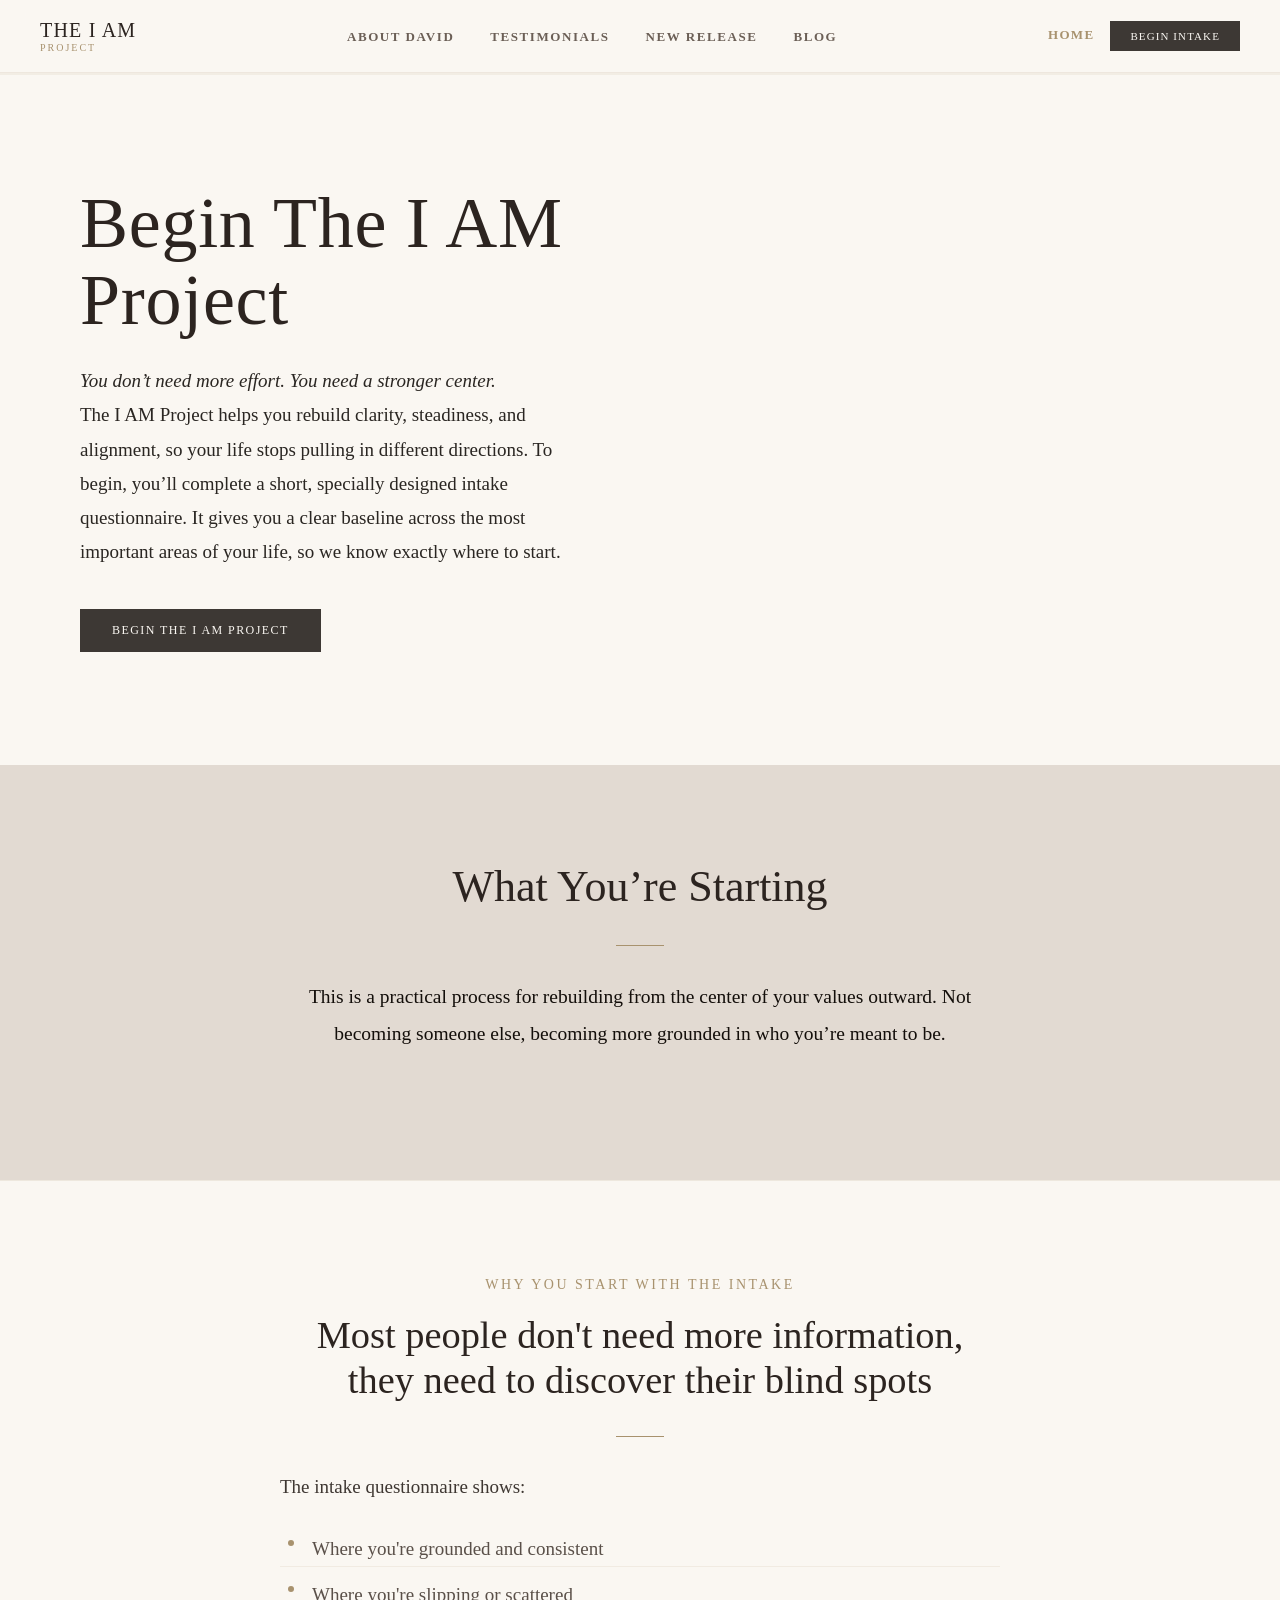
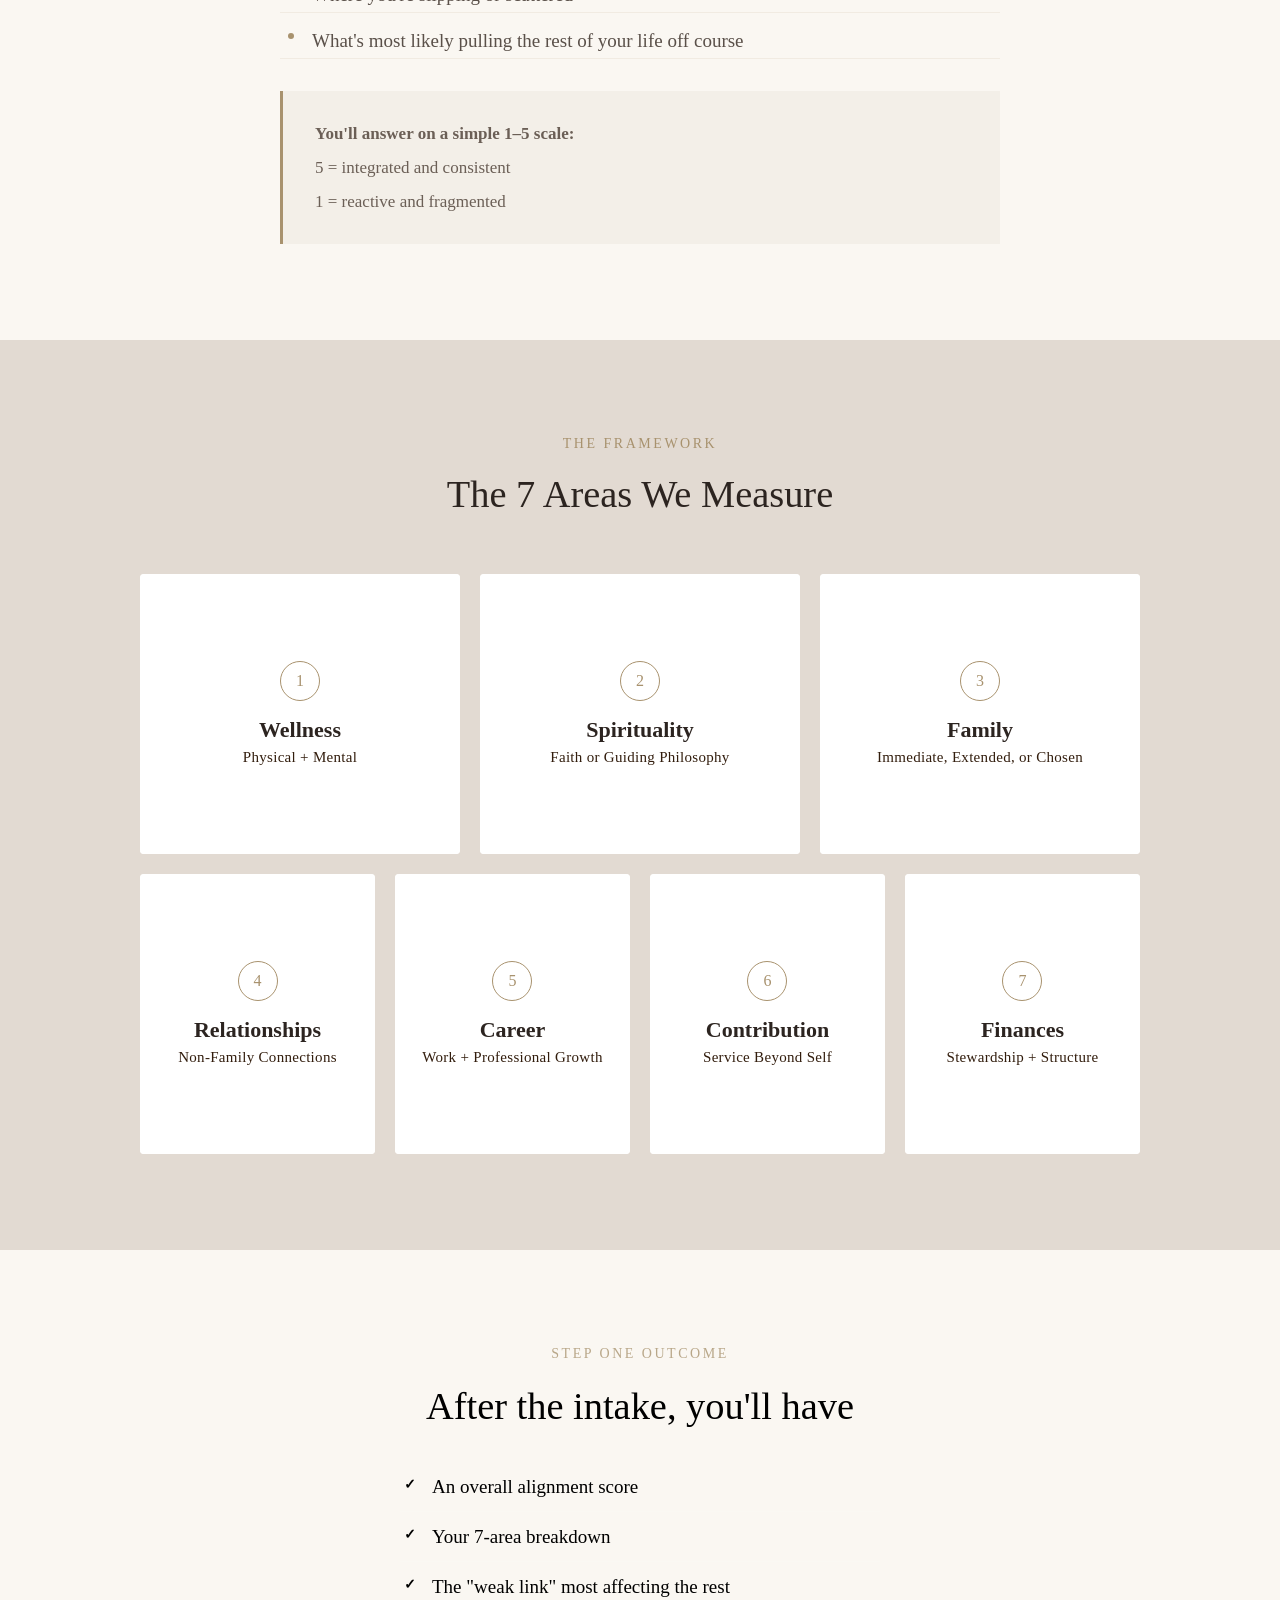
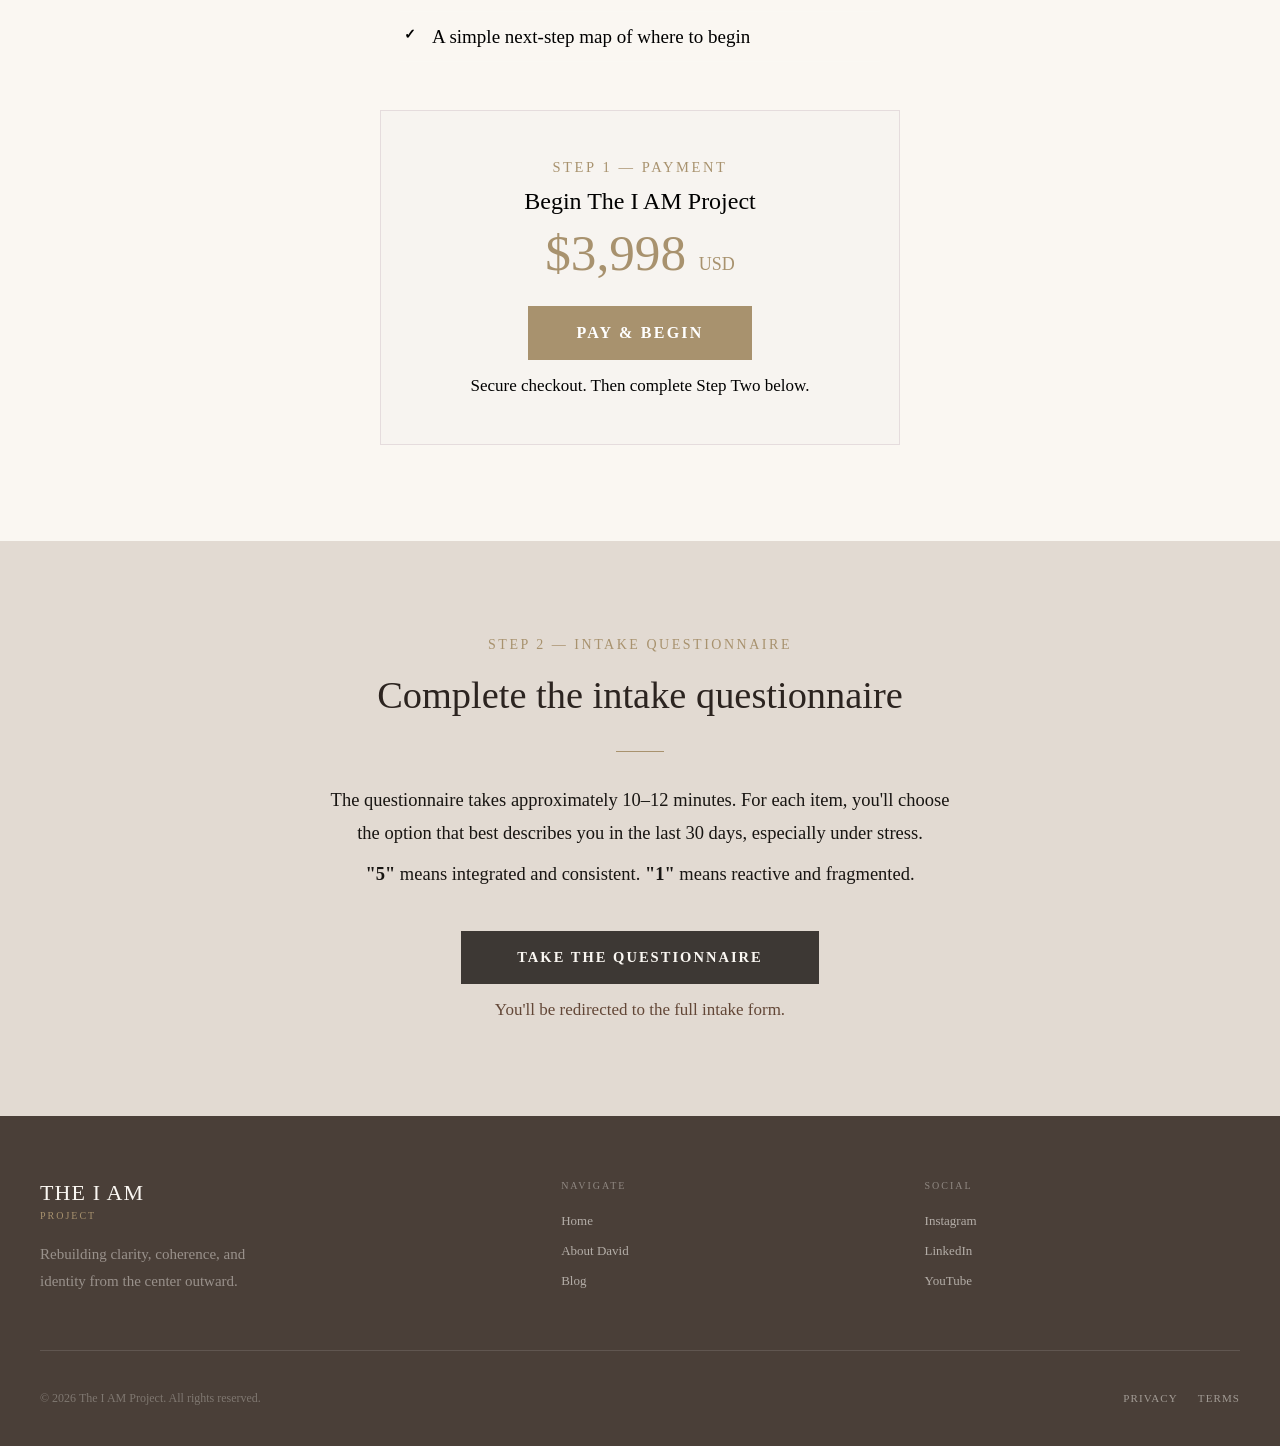
<file: index.html>
<!DOCTYPE html>
<html lang="en">

<head>
    <meta charset="UTF-8" />
    <meta name="viewport" content="width=device-width, initial-scale=1.0" />
    <title>The I AM Project – Client Intake</title>
    <meta name="description"
        content="Begin The I AM Project. Complete your intake questionnaire and receive your alignment score across 7 key life domains." />
    <link rel="stylesheet" href="index.css" />
</head>

<body>

    <!-- ░░ NAVIGATION ░░ -->
    <nav id="top-nav">
        <div class="nav-inner">
            <a href="https://www.theiamproject.com" class="nav-logo" id="nav-logo">
                <span class="nav-logo-main">THE I AM</span>
                <span class="nav-logo-sub">Project</span>
            </a>
            <ul class="nav-links">
                <li><a href="https://david-gilks.mykajabi.com/p/about-david" id="nav-about">About David</a></li>
                <li><a href="https://david-gilks.mykajabi.com/p/testimonials" id="nav-testimonials">Testimonials</a>
                </li>
                <li><a href="https://www.theiamproject.com/david-book" id="nav-book">New Release</a></li>
                <!-- <li><a href="https://www.theiamproject.com/Store" id="nav-store">Store</a></li> -->
                <li><a href="https://www.theiamproject.com/blog" id="nav-blog">Blog</a></li>
            </ul>
            <div class="nav-cta">
                <a href="https://www.theiamproject.com" class="nav-newsletter" id="nav-home-link">Home</a>
                <a href="https://www.theiamproject.com/intake-assessment" class="nav-register" target="_blank"
                    id="nav-begin-btn">Begin
                    Intake</a>
            </div>
            <button class="nav-toggle" id="nav-toggle" aria-label="Toggle Navigation">
                <span></span><span></span><span></span>
            </button>
        </div>
    </nav>

    <!-- ░░ PROGRESS BAR ░░ -->
    <div class="progress-bar-wrap">
        <div class="progress-bar" id="progress-bar"></div>
    </div>

    <!-- ░░ HERO ░░ -->
    <!-- <section id="hero">
        <!-- Decorative elements -->
    <!-- <div class="hero-orb hero-orb-1"></div>
        <div class="hero-orb hero-orb-2"></div>
        <div class="hero-orb hero-orb-3"></div>
        <div class="hero-line hero-line-1"></div>
        <div class="hero-line hero-line-2"></div>

        <div class="hero-content">
            <div class="hero-text">
                <p class="hero-eyebrow">The I AM Project — Client Intake</p> -->
    <!--  <h1 class="hero-headline">Begin The I AM<br>Project</h1>
                <p class="hero-headline-sub">You don’t need more effort. You need a stronger center.</p>
                <div class="hero-ornament"></div>
                <p class="hero-subheadline">The I AM Project helps you rebuild clarity, steadiness, and alignment, so
                    your life stops pulling in different directions.
                    To begin, you’ll complete a short, specially designed intake questionnaire.
                    It gives you a clear baseline across the most important areas of your life, so we know exactly where
                    to start.</p>
                <div class="hero-buttons">
                    <a href="#payment" class="btn btn-gold" id="hero-begin-btn">Start The I AM Project</a>
                    <a href="#why-intake" class="btn btn-outlined-light" id="hero-learn-btn">Learn More</a> -->
    <!-- </div>
            </div>
        </div> -->
    <!-- <div class="hero-scroll" aria-hidden="true">
            <span>Scroll</span>
            <div class="hero-scroll-line"></div>
        </div> 
    </section> -->

    <section id="hero">
        <div class="hero-bg"></div>
        <div class="hero-overlay"></div>
        <div class="hero-content">
            <div class="hero-text">
                <h1 class="hero-headline">Begin The I AM<br>Project</h1>
                <p class="hero-subheadline"><i>You don’t need more effort. You need a stronger center.</br></i>
                    The I AM Project helps you rebuild clarity, steadiness, and alignment, so your life stops pulling in
                    different directions.
                    To begin, you’ll complete a short, specially designed intake questionnaire.
                    It gives you a clear baseline across the most important areas of your life, so we know exactly where
                    to start.</p>
                <div class="hero-buttons">
                    <a href="#questionnaire" class="btn btn-primary" id="hero-begin-btn">Begin The I AM Project</a>
                    <!-- <a href="#why-intake" class="btn btn-gold" id="hero-learn-btn">Learn More</a> -->
                </div>
            </div>
        </div>

    </section>


    <!-- ░░ WHAT YOU'RE STARTING ░░ -->
    <section class="intro-section" id="what-starting">
        <div class="intro-inner">
            <!-- <p class="section-label fade-in">What You're Starting</p> -->
            <h2 class="serif-heading intro-heading fade-in fade-in-delay-1">What You’re Starting</h2>
            <div class="ornament fade-in fade-in-delay-1"></div>
            <p class="intro-body fade-in fade-in-delay-2">This is a practical process for rebuilding from the center of
                your values outward. Not becoming someone else, becoming more grounded in who you’re meant to be.</p>
        </div>
    </section>

    <!-- ░░ WHY INTAKE ░░ -->
    <section class="why-section" id="why-intake">
        <div class="why-inner">
            <p class="section-label fade-in">Why You Start With the Intake</p>
            <h2 class="serif-heading why-heading fade-in fade-in-delay-1">Most people don't need more information, they
                need to discover their blind spots</h2>
            <div class="ornament fade-in fade-in-delay-1"></div>
            <p class="why-body fade-in fade-in-delay-2">The intake questionnaire shows:</p>
            <ul class="why-list fade-in fade-in-delay-2">
                <li>Where you're grounded and consistent</li>
                <li>Where you're slipping or scattered</li>
                <li>What's most likely pulling the rest of your life off course</li>
            </ul>
            <div class="scale-info fade-in fade-in-delay-3">
                <p><strong>You'll answer on a simple 1–5 scale:</strong></p>
                <p>5 = integrated and consistent</p>
                <p>1 = reactive and fragmented</p>
            </div>
        </div>
    </section>

    <!-- ░░ 7 AREAS WE MEASURE ░░ -->
    <section class="areas-section" id="seven-areas">
        <div class="container">
            <div class="areas-header">
                <p class="section-label fade-in">The Framework</p>
                <h2 class="serif-heading areas-heading fade-in fade-in-delay-1">The 7 Areas We Measure</h2>
            </div>
            <div class="areas-flex">
                <div class="area-card card-wellness fade-in">
                    <div class="area-card-overlay"></div>
                    <div class="area-card-content">
                        <div class="area-card-number">1</div>
                        <h3 class="area-card-title">Wellness</h3>
                        <p class="area-card-sub">Physical + Mental</p>
                    </div>
                </div>
                <div class="area-card card-spirituality fade-in fade-in-delay-1">
                    <div class="area-card-overlay"></div>
                    <div class="area-card-content">
                        <div class="area-card-number">2</div>
                        <h3 class="area-card-title">Spirituality</h3>
                        <p class="area-card-sub">Faith or Guiding Philosophy</p>
                    </div>
                </div>
                <div class="area-card card-family fade-in fade-in-delay-2">
                    <div class="area-card-overlay"></div>
                    <div class="area-card-content">
                        <div class="area-card-number">3</div>
                        <h3 class="area-card-title">Family</h3>
                        <p class="area-card-sub">Immediate, Extended, or Chosen</p>
                    </div>
                </div>

                <div class="area-card card-relationships fade-in">
                    <div class="area-card-overlay"></div>
                    <div class="area-card-content">
                        <div class="area-card-number">4</div>
                        <h3 class="area-card-title">Relationships</h3>
                        <p class="area-card-sub">Non-Family Connections</p>
                    </div>
                </div>



                <div class="area-card card-career fade-in fade-in-delay-2">
                    <div class="area-card-overlay"></div>
                    <div class="area-card-content">
                        <div class="area-card-number">5</div>
                        <h3 class="area-card-title">Career</h3>
                        <p class="area-card-sub">Work + Professional Growth</p>
                    </div>
                </div>

                <div class="area-card card-contribution fade-in">
                    <div class="area-card-overlay"></div>
                    <div class="area-card-content">
                        <div class="area-card-number">6</div>
                        <h3 class="area-card-title">Contribution</h3>
                        <p class="area-card-sub">Service Beyond Self</p>
                    </div>
                </div>
                <div class="area-card card-finances fade-in fade-in-delay-1">
                    <div class="area-card-overlay"></div>
                    <div class="area-card-content">
                        <div class="area-card-number">7</div>
                        <h3 class="area-card-title">Finances</h3>
                        <p class="area-card-sub">Stewardship + Structure</p>
                    </div>
                </div>
            </div>
        </div>
    </section>

    <!-- ░░ OUTCOME + PAYMENT ░░ -->
    <section class="outcome-section" id="payment">
        <div class="outcome-inner">
            <p class="section-label fade-in" style="color:rgba(168,146,110,0.8)">Step One Outcome</p>
            <h2 class="outcome-heading fade-in fade-in-delay-1">After the intake, you'll have</h2>
            <ul class="outcome-list fade-in fade-in-delay-2">
                <li>An overall alignment score</li>
                <li>Your 7-area breakdown</li>
                <li>The "weak link" most affecting the rest</li>
                <li>A simple next-step map of where to begin</li>
            </ul>
            <div class="payment-box fade-in fade-in-delay-3">
                <p class="payment-label">Step 1 — Payment</p>
                <p class="payment-title">Begin The I AM Project</p>
                <p class="payment-price">$3,998 <span>USD</span></p>
                <a href="https://www.theiamproject.com/offers/qz2dpk69/checkout" class="btn-pay" id="pay-btn">Pay &amp;
                    Begin</a>
                <p class="payment-note">Secure checkout. Then complete Step Two below.</p>
            </div>
        </div>
    </section>

    <!-- ░░ QUESTIONNAIRE CTA ░░ -->
    <section class="questionnaire-section" id="questionnaire">
        <div class="container">
            <div class="questionnaire-header fade-in">
                <p class="section-label">Step 2 — Intake Questionnaire</p>
                <h2 class="serif-heading questionnaire-heading">Complete the intake questionnaire</h2>
                <div class="ornament"></div>
                <p class="questionnaire-intro">The questionnaire takes approximately 10–12 minutes. For each item,
                    you'll choose the option that best describes you in the last 30 days, especially under stress.</p>
                <p class="questionnaire-intro" style="margin-top: 8px;"><strong>"5"</strong> means integrated and
                    consistent. <strong>"1"</strong> means reactive and fragmented.</p>
            </div>
            <div class="questionnaire-cta fade-in fade-in-delay-1">
                <a href="#" class="btn-submit" id="start-questionnaire-btn">Take the Questionnaire</a>
                <p class="questionnaire-note">You'll be redirected to the full intake form.</p>
            </div>
        </div>
    </section>

    <!-- ░░ FOOTER ░░ -->
    <footer id="footer">
        <div class="footer-inner">
            <div class="footer-top">
                <div class="footer-brand">
                    <p class="footer-brand-name">THE I AM</p>
                    <p class="footer-brand-sub">Project</p>
                    <p class="footer-tagline">Rebuilding clarity, coherence, and identity from the center outward.</p>
                </div>
                <div>
                    <p class="footer-col-title">Navigate</p>
                    <ul class="footer-links">
                        <li><a href="https://www.theiamproject.com" id="footer-home">Home</a></li>
                        <li><a href="https://david-gilks.mykajabi.com/p/about-david" id="footer-about">About David</a>
                        </li>
                        <li><a href="https://www.theiamproject.com/blog" id="footer-blog">Blog</a></li>
                    </ul>
                </div>
                <div>
                    <p class="footer-col-title">Social</p>
                    <ul class="footer-links">
                        <li><a href="#" id="footer-instagram">Instagram</a></li>
                        <li><a href="#" id="footer-linkedin">LinkedIn</a></li>
                        <li><a href="#" id="footer-youtube">YouTube</a></li>
                    </ul>
                </div>
            </div>
            <div class="footer-bottom">
                <p class="footer-copy">&copy; 2026 The I AM Project. All rights reserved.</p>
                <div class="footer-social">
                    <a href="#" id="footer-privacy">Privacy</a>
                    <a href="#" id="footer-terms">Terms</a>
                </div>
            </div>
        </div>
    </footer>


    <script>
        /* Mobile menu */
        const navToggle = document.getElementById('nav-toggle'), navLinks = document.querySelector('.nav-links');
        if (navToggle && navLinks) { navToggle.addEventListener('click', () => { navToggle.classList.toggle('active'); navLinks.classList.toggle('active') }); document.querySelectorAll('.nav-links a').forEach(l => l.addEventListener('click', () => { navToggle.classList.remove('active'); navLinks.classList.remove('active') })) }

        /* Fade-in */
        const observer = new IntersectionObserver(e => { e.forEach(en => { if (en.isIntersecting) { en.target.classList.add('visible'); observer.unobserve(en.target) } }) }, { threshold: 0.12, rootMargin: '0px 0px -40px 0px' });
        document.querySelectorAll('.fade-in').forEach(el => observer.observe(el));

        /* Nav scroll */
        const nav = document.getElementById('top-nav');
        window.addEventListener('scroll', () => { nav.style.background = window.scrollY > 60 ? 'rgba(250,247,242,0.97)' : 'rgba(250,247,242,0.92)'; nav.style.boxShadow = window.scrollY > 60 ? '0 1px 20px rgba(61,56,52,0.08)' : 'none' }, { passive: true });

        /* Hero scroll hide */
        const si = document.querySelector('.hero-scroll');
        window.addEventListener('scroll', () => { if (si) si.style.opacity = window.scrollY > 200 ? '0' : '0.5' }, { passive: true });

        /* Progress bar */
        const pb = document.getElementById('progress-bar');
        window.addEventListener('scroll', () => { const h = document.documentElement.scrollHeight - window.innerHeight; pb.style.width = (window.scrollY / h * 100) + '%' }, { passive: true });
    </script>
</body>

</html>
</file>
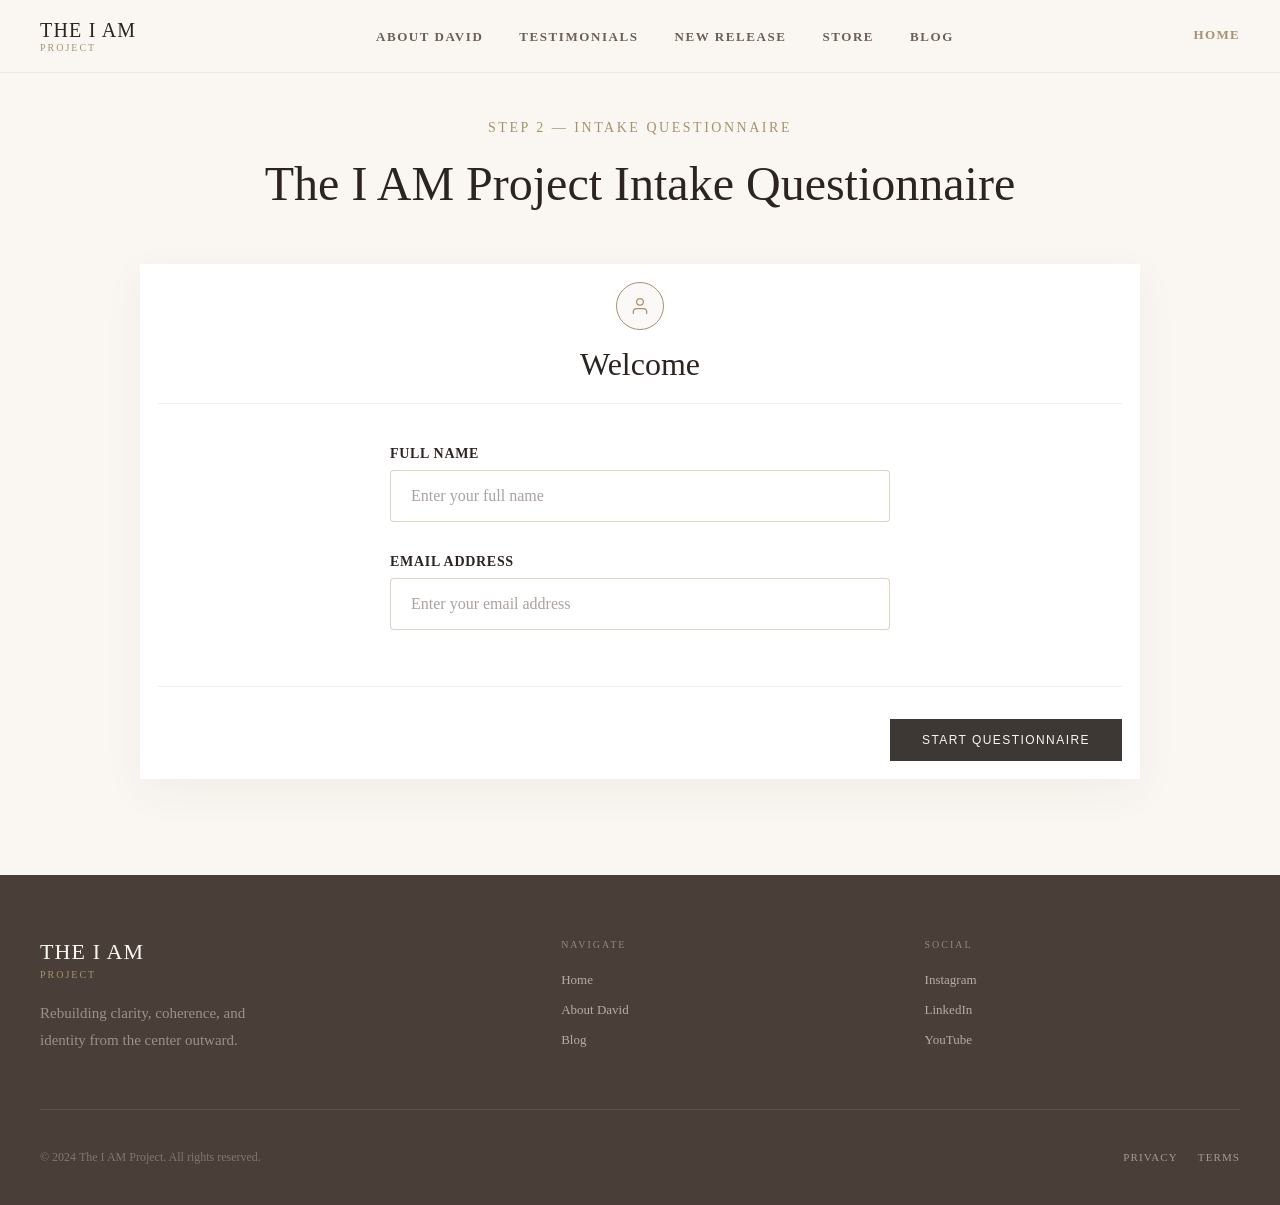
<file: compare.html>
<!DOCTYPE html>
<html lang="en">

<head>
    <meta charset="UTF-8" />
    <meta name="viewport" content="width=device-width, initial-scale=1.0" />
    <title>The I AM Project – Intake Questionnaire</title>
    <meta name="description" content="Complete your intake questionnaire to receive your alignment score." />
    <link rel="stylesheet" href="index.css" />
</head>

<body>

    <!-- ░░ NAVIGATION ░░ -->
    <nav id="top-nav">
        <div class="nav-inner">
            <a href="https://www.theiamproject.com" class="nav-logo" id="nav-logo">
                <span class="nav-logo-main">THE I AM</span>
                <span class="nav-logo-sub">Project</span>
            </a>
            <ul class="nav-links">
                <li><a href="https://david-gilks.mykajabi.com/p/about-david" id="nav-about">About David</a></li>
                <li><a href="https://david-gilks.mykajabi.com/p/testimonials" id="nav-testimonials">Testimonials</a>
                </li>
                <li><a href="https://www.theiamproject.com/david-book" id="nav-book">New Release</a></li>
                <li><a href="https://www.theiamproject.com/Store" id="nav-store">Store</a></li>
                <li><a href="https://www.theiamproject.com/blog" id="nav-blog">Blog</a></li>
            </ul>
            <div class="nav-cta">
                <a href="https://www.theiamproject.com/client-intake" class="nav-newsletter" target="_blank"
                    id="nav-home-link">Home</a>
            </div>
            <button class="nav-toggle" id="nav-toggle" aria-label="Toggle Navigation">
                <span></span><span></span><span></span>
            </button>
        </div>
    </nav>

    <!-- ░░ QUESTIONNAIRE HEADER ░░ -->
    <section class="q-header-section" style="padding-top: 120px; background: var(--warm-cream); text-align: center;">
        <div class="container">
            <p class="section-label fade-in">Step 2 — Intake Questionnaire</p>
            <h1 class="serif-heading q-main-heading fade-in"
                style="font-size: clamp(32px, 4vw, 48px); margin-bottom: 16px;">The I AM Project Intake Questionnaire
            </h1>
            <!-- <p class="q-main-sub fade-in"
                style="max-width: 600px; margin: 0 auto 32px; color: var(--text-secondary); line-height: 1.6;">
                For each item, choose the option that best describes you in the last 30 days, especially under
                stress.<br><br>
                <strong>"5"</strong> means integrated and consistent. <br><strong>"1"</strong> means reactive and
                fragmented.
            </p> -->

            <div class="q-progress-container fade-in" style="max-width: 600px; margin: 0 auto; margin-bottom: 5px;">
                <div class="q-progress-label"
                    style="display: flex; justify-content: space-between; font-size: 13px; text-transform: uppercase; letter-spacing: 0.1em; color: var(--accent-gold); margin-bottom: 12px;">
                    <span id="current-step-label">Domain 1 of 7: Wellness</span>
                    <span id="progress-percent">0%</span>
                </div>
                <div class="q-progress-track" style="width: 100%; height: 2px; background: rgba(168, 146, 110, 0.2);">
                    <div class="q-progress-fill" id="q-progress"
                        style="width: 0%; height: 100%; background: var(--accent-gold); transition: width 0.4s ease;">
                    </div>
                </div>
            </div>
        </div>
    </section>

    <!-- ░░ QUESTIONNAIRE FORM ░░ -->
    <section class="q-form-section" style="background: var(--warm-cream); padding-bottom: 96px;">
        <div class="container q-container"
            style="max-width: 1000px; margin: 0 auto; background: var(--white); padding: 18px;  box-shadow: 0 12px 40px rgba(61,56,52,0.05);">
            <style>
                .q-input {
                    width: 100%;
                    padding: 16px 20px;
                    font-size: 16px;
                    font-family: var(--font-family);
                    border: 1px solid rgba(168, 146, 110, 0.4);
                    border-radius: 4px;
                    background: var(--white);
                    color: var(--text-primary);
                    outline: none;
                    transition: all 0.3s ease;
                    box-sizing: border-box;
                }

                .q-input:focus {
                    border-color: var(--accent-gold);
                    box-shadow: 0 0 0 3px rgba(168, 146, 110, 0.15);
                }

                .q-input::placeholder {
                    color: #A9A29D;
                    font-weight: 300;
                }

                @media (max-width: 600px) {
                    #step-intro .q-list {
                        padding-left: 12px;
                        padding-right: 12px;
                    }
                }
            </style>
            <form id="intake-form" action="#" method="POST">

                <!-- STEP 0: Personal Info -->
                <div class="q-step" id="step-intro" data-domain="Personal Info" style="display: none;">
                    <div class="q-step-header"
                        style="text-align: center; margin-bottom: 18px; border-bottom: 1px solid rgba(168, 146, 110, 0.15); padding-bottom: 12px;">
                        <div class="q-step-icon"
                            style="width: 48px; height: 48px; border: 1px solid var(--accent-gold); border-radius: 50%; display: flex; align-items: center; justify-content: center; margin: 0 auto 16px; font-family: var(--font-family); font-size: 20px; color: var(--accent-gold); background: rgba(168, 146, 110, 0.05);">
                            <svg width="20" height="20" viewBox="0 0 24 24" fill="none" stroke="currentColor"
                                stroke-width="1.5" stroke-linecap="round" stroke-linejoin="round">
                                <path d="M20 21v-2a4 4 0 0 0-4-4H8a4 4 0 0 0-4 4v2"></path>
                                <circle cx="12" cy="7" r="4"></circle>
                            </svg>
                        </div>
                        <h2 class="serif-heading" style="font-size: 32px; margin-bottom: 8px;">Welcome</h2>

                    </div>
                    <div class="q-list" style="max-width: 500px; margin: 0 auto; padding-top: 24px;">

                        <div class="q-item" style="margin-bottom: 32px;">
                            <label for="user-name"
                                style="display: block; font-size: 14px; font-weight: 600; color: var(--text-primary); margin-bottom: 8px; text-transform: uppercase; letter-spacing: 0.05em;">Full
                                Name</label>
                            <input type="text" id="user-name" name="user_name" class="q-input"
                                placeholder="Enter your full name" required>
                        </div>

                        <div class="q-item" style="margin-bottom: 48px;">
                            <label for="user-email"
                                style="display: block; font-size: 14px; font-weight: 600; color: var(--text-primary); margin-bottom: 8px; text-transform: uppercase; letter-spacing: 0.05em;">Email
                                Address</label>
                            <input type="email" id="user-email" name="user_email" class="q-input"
                                placeholder="Enter your email address" required>
                        </div>

                    </div>
                </div>

                <!-- STEP 1: Wellness -->
                <div class="q-step" id="step-0" data-domain="Wellness" style="display: none;">
                    <div class="q-step-header"
                        style="text-align: center; margin-bottom: 18px; border-bottom: 1px solid rgba(168, 146, 110, 0.15); padding-bottom: 12px;">
                        <div class="q-step-icon"
                            style="width: 48px; height: 48px; border: 1px solid var(--accent-gold); border-radius: 50%; display: flex; align-items: center; justify-content: center; margin: 0 auto 16px; font-family: var(--font-family); font-size: 20px; color: var(--accent-gold);">
                            1</div>
                        <h2 class="serif-heading" style="font-size: 32px; margin-bottom: 8px;">Wellness</h2>
                        <p
                            style="color: var(--text-secondary); font-size: 14px; letter-spacing: 0.05em; text-transform: uppercase;">
                            Physical + Mental</p>
                    </div>
                    <div class="q-list">

                        <div class="q-item" style="margin-bottom: 48px;">
                            <p class="q-text"
                                style="font-size: 18px; line-height: 1.6; margin-bottom: 24px; color: var(--text-primary); font-weight: 600;">
                                Sleep & recovery consistency</p>

                            <div class="q-options-container" style="display: flex; flex-direction: column; gap: 12px;">
                                <label class="q-option"
                                    style="display: flex; align-items: flex-start; gap: 16px; cursor: pointer; transition: all 0.2s ease;">
                                    <input type="radio" name="wellness_q1" value="1" required
                                        style="position: absolute; opacity: 0; cursor: pointer;">
                                    <span class="q-radio-custom"
                                        style="flex-shrink: 0; width: 24px; height: 24px; border-radius: 50%; background: var(--white); border: 1px solid rgba(168, 146, 110, 0.4); display: flex; align-items: center; justify-content: center; transition: all 0.2s ease; margin-top: 2px; position: relative;"></span>
                                    <span class="q-option-text"
                                        style="font-size: 16px; color: var(--text-secondary); line-height: 1.5; font-weight: 300;">1.
                                        Sleep is chaotic; I pay the price regularly (energy/mood crashes).</span>
                                </label>
                                <label class="q-option"
                                    style="display: flex; align-items: flex-start; gap: 16px; cursor: pointer; transition: all 0.2s ease;">
                                    <input type="radio" name="wellness_q1" value="2" required
                                        style="position: absolute; opacity: 0; cursor: pointer;">
                                    <span class="q-radio-custom"
                                        style="flex-shrink: 0; width: 24px; height: 24px; border-radius: 50%; background: var(--white); border: 1px solid rgba(168, 146, 110, 0.4); display: flex; align-items: center; justify-content: center; transition: all 0.2s ease; margin-top: 2px; position: relative;"></span>
                                    <span class="q-option-text"
                                        style="font-size: 16px; color: var(--text-secondary); line-height: 1.5; font-weight: 300;">2.
                                        I try, but stress or habits derail my sleep often.</span>
                                </label>
                                <label class="q-option"
                                    style="display: flex; align-items: flex-start; gap: 16px; cursor: pointer; transition: all 0.2s ease;">
                                    <input type="radio" name="wellness_q1" value="3" required
                                        style="position: absolute; opacity: 0; cursor: pointer;">
                                    <span class="q-radio-custom"
                                        style="flex-shrink: 0; width: 24px; height: 24px; border-radius: 50%; background: var(--white); border: 1px solid rgba(168, 146, 110, 0.4); display: flex; align-items: center; justify-content: center; transition: all 0.2s ease; margin-top: 2px; position: relative;"></span>
                                    <span class="q-option-text"
                                        style="font-size: 16px; color: var(--text-secondary); line-height: 1.5; font-weight: 300;">3.
                                        Sleep is “okay” but inconsistent; I don’t protect it reliably.
                                    </span>
                                </label>
                                <label class="q-option"
                                    style="display: flex; align-items: flex-start; gap: 16px; cursor: pointer; transition: all 0.2s ease;">
                                    <input type="radio" name="wellness_q1" value="4" required
                                        style="position: absolute; opacity: 0; cursor: pointer;">
                                    <span class="q-radio-custom"
                                        style="flex-shrink: 0; width: 24px; height: 24px; border-radius: 50%; background: var(--white); border: 1px solid rgba(168, 146, 110, 0.4); display: flex; align-items: center; justify-content: center; transition: all 0.2s ease; margin-top: 2px; position: relative;"></span>
                                    <span class="q-option-text"
                                        style="font-size: 16px; color: var(--text-secondary); line-height: 1.5; font-weight: 300;">4.
                                        Sleep is mostly protected; I recover well most nights.</span>
                                </label>
                                <label class="q-option"
                                    style="display: flex; align-items: flex-start; gap: 16px; cursor: pointer; transition: all 0.2s ease;">
                                    <input type="radio" name="wellness_q1" value="5" required
                                        style="position: absolute; opacity: 0; cursor: pointer;">
                                    <span class="q-radio-custom"
                                        style="flex-shrink: 0; width: 24px; height: 24px; border-radius: 50%; background: var(--white); border: 1px solid rgba(168, 146, 110, 0.4); display: flex; align-items: center; justify-content: center; transition: all 0.2s ease; margin-top: 2px; position: relative;"></span>
                                    <span class="q-option-text"
                                        style="font-size: 16px; color: var(--text-secondary); line-height: 1.5; font-weight: 300;">5.
                                        Sleep is a non-negotiable; recovery is structured and dependable.</span>
                                </label>
                            </div>
                        </div>

                        <div class="q-item" style="margin-bottom: 48px;">
                            <p class="q-text"
                                style="font-size: 18px; line-height: 1.6; margin-bottom: 24px; color: var(--text-primary); font-weight: 600;">
                                Nutrition stability</p>

                            <div class="q-options-container" style="display: flex; flex-direction: column; gap: 12px;">
                                <label class="q-option"
                                    style="display: flex; align-items: flex-start; gap: 16px; cursor: pointer; transition: all 0.2s ease;">
                                    <input type="radio" name="wellness_q2" value="1" required
                                        style="position: absolute; opacity: 0; cursor: pointer;">
                                    <span class="q-radio-custom"
                                        style="flex-shrink: 0; width: 24px; height: 24px; border-radius: 50%; background: var(--white); border: 1px solid rgba(168, 146, 110, 0.4); display: flex; align-items: center; justify-content: center; transition: all 0.2s ease; margin-top: 2px; position: relative;"></span>
                                    <span class="q-option-text"
                                        style="font-size: 16px; color: var(--text-secondary); line-height: 1.5; font-weight: 300;">1.
                                        I eat reactively (cravings/impulse); it harms energy/mood.</span>
                                </label>
                                <label class="q-option"
                                    style="display: flex; align-items: flex-start; gap: 16px; cursor: pointer; transition: all 0.2s ease;">
                                    <input type="radio" name="wellness_q2" value="2" required
                                        style="position: absolute; opacity: 0; cursor: pointer;">
                                    <span class="q-radio-custom"
                                        style="flex-shrink: 0; width: 24px; height: 24px; border-radius: 50%; background: var(--white); border: 1px solid rgba(168, 146, 110, 0.4); display: flex; align-items: center; justify-content: center; transition: all 0.2s ease; margin-top: 2px; position: relative;"></span>
                                    <span class="q-option-text"
                                        style="font-size: 16px; color: var(--text-secondary); line-height: 1.5; font-weight: 300;">2.
                                        I alternate between good intentions and poor execution.
                                    </span>
                                </label>
                                <label class="q-option"
                                    style="display: flex; align-items: flex-start; gap: 16px; cursor: pointer; transition: all 0.2s ease;">
                                    <input type="radio" name="wellness_q2" value="3" required
                                        style="position: absolute; opacity: 0; cursor: pointer;">
                                    <span class="q-radio-custom"
                                        style="flex-shrink: 0; width: 24px; height: 24px; border-radius: 50%; background: var(--white); border: 1px solid rgba(168, 146, 110, 0.4); display: flex; align-items: center; justify-content: center; transition: all 0.2s ease; margin-top: 2px; position: relative;"></span>
                                    <span class="q-option-text"
                                        style="font-size: 16px; color: var(--text-secondary); line-height: 1.5; font-weight: 300;">3.
                                        I have some structure, but stress breaks it.</span>
                                </label>
                                <label class="q-option"
                                    style="display: flex; align-items: flex-start; gap: 16px; cursor: pointer; transition: all 0.2s ease;">
                                    <input type="radio" name="wellness_q2" value="4" required
                                        style="position: absolute; opacity: 0; cursor: pointer;">
                                    <span class="q-radio-custom"
                                        style="flex-shrink: 0; width: 24px; height: 24px; border-radius: 50%; background: var(--white); border: 1px solid rgba(168, 146, 110, 0.4); display: flex; align-items: center; justify-content: center; transition: all 0.2s ease; margin-top: 2px; position: relative;"></span>
                                    <span class="q-option-text"
                                        style="font-size: 16px; color: var(--text-secondary); line-height: 1.5; font-weight: 300;">4.
                                        I eat with consistency; occasional slips don’t spiral.</span>
                                </label>
                                <label class="q-option"
                                    style="display: flex; align-items: flex-start; gap: 16px; cursor: pointer; transition: all 0.2s ease;">
                                    <input type="radio" name="wellness_q2" value="5" required
                                        style="position: absolute; opacity: 0; cursor: pointer;">
                                    <span class="q-radio-custom"
                                        style="flex-shrink: 0; width: 24px; height: 24px; border-radius: 50%; background: var(--white); border: 1px solid rgba(168, 146, 110, 0.4); display: flex; align-items: center; justify-content: center; transition: all 0.2s ease; margin-top: 2px; position: relative;"></span>
                                    <span class="q-option-text"
                                        style="font-size: 16px; color: var(--text-secondary); line-height: 1.5; font-weight: 300;">5.
                                        I eat with discipline and planning; food supports performance.</span>
                                </label>
                            </div>
                        </div>

                        <div class="q-item" style="margin-bottom: 48px;">
                            <p class="q-text"
                                style="font-size: 18px; line-height: 1.6; margin-bottom: 24px; color: var(--text-primary); font-weight: 600;">
                                Movement/training consistency</p>

                            <div class="q-options-container" style="display: flex; flex-direction: column; gap: 12px;">
                                <label class="q-option"
                                    style="display: flex; align-items: flex-start; gap: 16px; cursor: pointer; transition: all 0.2s ease;">
                                    <input type="radio" name="wellness_q3" value="1" required
                                        style="position: absolute; opacity: 0; cursor: pointer;">
                                    <span class="q-radio-custom"
                                        style="flex-shrink: 0; width: 24px; height: 24px; border-radius: 50%; background: var(--white); border: 1px solid rgba(168, 146, 110, 0.4); display: flex; align-items: center; justify-content: center; transition: all 0.2s ease; margin-top: 2px; position: relative;"></span>
                                    <span class="q-option-text"
                                        style="font-size: 16px; color: var(--text-secondary); line-height: 1.5; font-weight: 300;">1.
                                        I’m sedentary or sporadic; training depends on motivation.
                                    </span>
                                </label>
                                <label class="q-option"
                                    style="display: flex; align-items: flex-start; gap: 16px; cursor: pointer; transition: all 0.2s ease;">
                                    <input type="radio" name="wellness_q3" value="2" required
                                        style="position: absolute; opacity: 0; cursor: pointer;">
                                    <span class="q-radio-custom"
                                        style="flex-shrink: 0; width: 24px; height: 24px; border-radius: 50%; background: var(--white); border: 1px solid rgba(168, 146, 110, 0.4); display: flex; align-items: center; justify-content: center; transition: all 0.2s ease; margin-top: 2px; position: relative;"></span>
                                    <span class="q-option-text"
                                        style="font-size: 16px; color: var(--text-secondary); line-height: 1.5; font-weight: 300;">2.
                                        I start/stop; I miss often when life gets busy.</span>
                                </label>
                                <label class="q-option"
                                    style="display: flex; align-items: flex-start; gap: 16px; cursor: pointer; transition: all 0.2s ease;">
                                    <input type="radio" name="wellness_q3" value="3" required
                                        style="position: absolute; opacity: 0; cursor: pointer;">
                                    <span class="q-radio-custom"
                                        style="flex-shrink: 0; width: 24px; height: 24px; border-radius: 50%; background: var(--white); border: 1px solid rgba(168, 146, 110, 0.4); display: flex; align-items: center; justify-content: center; transition: all 0.2s ease; margin-top: 2px; position: relative;"></span>
                                    <span class="q-option-text"
                                        style="font-size: 16px; color: var(--text-secondary); line-height: 1.5; font-weight: 300;">3.
                                        I’m somewhat consistent but not disciplined.</span>
                                </label>
                                <label class="q-option"
                                    style="display: flex; align-items: flex-start; gap: 16px; cursor: pointer; transition: all 0.2s ease;">
                                    <input type="radio" name="wellness_q3" value="4" required
                                        style="position: absolute; opacity: 0; cursor: pointer;">
                                    <span class="q-radio-custom"
                                        style="flex-shrink: 0; width: 24px; height: 24px; border-radius: 50%; background: var(--white); border: 1px solid rgba(168, 146, 110, 0.4); display: flex; align-items: center; justify-content: center; transition: all 0.2s ease; margin-top: 2px; position: relative;"></span>
                                    <span class="q-option-text"
                                        style="font-size: 16px; color: var(--text-secondary); line-height: 1.5; font-weight: 300;">4.
                                        I train consistently; I keep commitments most weeks.</span>
                                </label>
                                <label class="q-option"
                                    style="display: flex; align-items: flex-start; gap: 16px; cursor: pointer; transition: all 0.2s ease;">
                                    <input type="radio" name="wellness_q3" value="5" required
                                        style="position: absolute; opacity: 0; cursor: pointer;">
                                    <span class="q-radio-custom"
                                        style="flex-shrink: 0; width: 24px; height: 24px; border-radius: 50%; background: var(--white); border: 1px solid rgba(168, 146, 110, 0.4); display: flex; align-items: center; justify-content: center; transition: all 0.2s ease; margin-top: 2px; position: relative;"></span>
                                    <span class="q-option-text"
                                        style="font-size: 16px; color: var(--text-secondary); line-height: 1.5; font-weight: 300;">5.
                                        Training is identity-based; I follow through regardless of mood.</span>
                                </label>
                            </div>
                        </div>

                        <div class="q-item" style="margin-bottom: 48px;">
                            <p class="q-text"
                                style="font-size: 18px; line-height: 1.6; margin-bottom: 24px; color: var(--text-primary); font-weight: 600;">
                                Stress regulation tools</p>

                            <div class="q-options-container" style="display: flex; flex-direction: column; gap: 12px;">
                                <label class="q-option"
                                    style="display: flex; align-items: flex-start; gap: 16px; cursor: pointer; transition: all 0.2s ease;">
                                    <input type="radio" name="wellness_q4" value="1" required
                                        style="position: absolute; opacity: 0; cursor: pointer;">
                                    <span class="q-radio-custom"
                                        style="flex-shrink: 0; width: 24px; height: 24px; border-radius: 50%; background: var(--white); border: 1px solid rgba(168, 146, 110, 0.4); display: flex; align-items: center; justify-content: center; transition: all 0.2s ease; margin-top: 2px; position: relative;"></span>
                                    <span class="q-option-text"
                                        style="font-size: 16px; color: var(--text-secondary); line-height: 1.5; font-weight: 300;">1.
                                        I have few tools; I cope in ways that backfire (anger, shutdown,
                                        numbing).</span>
                                </label>
                                <label class="q-option"
                                    style="display: flex; align-items: flex-start; gap: 16px; cursor: pointer; transition: all 0.2s ease;">
                                    <input type="radio" name="wellness_q4" value="2" required
                                        style="position: absolute; opacity: 0; cursor: pointer;">
                                    <span class="q-radio-custom"
                                        style="flex-shrink: 0; width: 24px; height: 24px; border-radius: 50%; background: var(--white); border: 1px solid rgba(168, 146, 110, 0.4); display: flex; align-items: center; justify-content: center; transition: all 0.2s ease; margin-top: 2px; position: relative;"></span>
                                    <span class="q-option-text"
                                        style="font-size: 16px; color: var(--text-secondary); line-height: 1.5; font-weight: 300;">2.
                                        I know tools but don’t use them reliably when stressed.</span>
                                </label>
                                <label class="q-option"
                                    style="display: flex; align-items: flex-start; gap: 16px; cursor: pointer; transition: all 0.2s ease;">
                                    <input type="radio" name="wellness_q4" value="3" required
                                        style="position: absolute; opacity: 0; cursor: pointer;">
                                    <span class="q-radio-custom"
                                        style="flex-shrink: 0; width: 24px; height: 24px; border-radius: 50%; background: var(--white); border: 1px solid rgba(168, 146, 110, 0.4); display: flex; align-items: center; justify-content: center; transition: all 0.2s ease; margin-top: 2px; position: relative;"></span>
                                    <span class="q-option-text"
                                        style="font-size: 16px; color: var(--text-secondary); line-height: 1.5; font-weight: 300;">3.
                                        I use tools sometimes; results are mixed.</span>
                                </label>
                                <label class="q-option"
                                    style="display: flex; align-items: flex-start; gap: 16px; cursor: pointer; transition: all 0.2s ease;">
                                    <input type="radio" name="wellness_q4" value="4" required
                                        style="position: absolute; opacity: 0; cursor: pointer;">
                                    <span class="q-radio-custom"
                                        style="flex-shrink: 0; width: 24px; height: 24px; border-radius: 50%; background: var(--white); border: 1px solid rgba(168, 146, 110, 0.4); display: flex; align-items: center; justify-content: center; transition: all 0.2s ease; margin-top: 2px; position: relative;"></span>
                                    <span class="q-option-text"
                                        style="font-size: 16px; color: var(--text-secondary); line-height: 1.5; font-weight: 300;">4.
                                        I regulate well most of the time; recovery is intentional.</span>
                                </label>
                                <label class="q-option"
                                    style="display: flex; align-items: flex-start; gap: 16px; cursor: pointer; transition: all 0.2s ease;">
                                    <input type="radio" name="wellness_q4" value="5" required
                                        style="position: absolute; opacity: 0; cursor: pointer;">
                                    <span class="q-radio-custom"
                                        style="flex-shrink: 0; width: 24px; height: 24px; border-radius: 50%; background: var(--white); border: 1px solid rgba(168, 146, 110, 0.4); display: flex; align-items: center; justify-content: center; transition: all 0.2s ease; margin-top: 2px; position: relative;"></span>
                                    <span class="q-option-text"
                                        style="font-size: 16px; color: var(--text-secondary); line-height: 1.5; font-weight: 300;">5.
                                        I’m highly self-governed; stress triggers skill, not sabotage.</span>
                                </label>
                            </div>
                        </div>

                        <div class="q-item" style="margin-bottom: 48px;">
                            <p class="q-text"
                                style="font-size: 18px; line-height: 1.6; margin-bottom: 24px; color: var(--text-primary); font-weight: 600;">
                                Self-sabotage behaviors (screens/sugar/alcohol/etc.)
                            </p>

                            <div class="q-options-container" style="display: flex; flex-direction: column; gap: 12px;">
                                <label class="q-option"
                                    style="display: flex; align-items: flex-start; gap: 16px; cursor: pointer; transition: all 0.2s ease;">
                                    <input type="radio" name="wellness_q5" value="1" required
                                        style="position: absolute; opacity: 0; cursor: pointer;">
                                    <span class="q-radio-custom"
                                        style="flex-shrink: 0; width: 24px; height: 24px; border-radius: 50%; background: var(--white); border: 1px solid rgba(168, 146, 110, 0.4); display: flex; align-items: center; justify-content: center; transition: all 0.2s ease; margin-top: 2px; position: relative;"></span>
                                    <span class="q-option-text"
                                        style="font-size: 16px; color: var(--text-secondary); line-height: 1.5; font-weight: 300;">1.
                                        Coping behaviors regularly run me and sabotage my health.</span>
                                </label>
                                <label class="q-option"
                                    style="display: flex; align-items: flex-start; gap: 16px; cursor: pointer; transition: all 0.2s ease;">
                                    <input type="radio" name="wellness_q5" value="2" required
                                        style="position: absolute; opacity: 0; cursor: pointer;">
                                    <span class="q-radio-custom"
                                        style="flex-shrink: 0; width: 24px; height: 24px; border-radius: 50%; background: var(--white); border: 1px solid rgba(168, 146, 110, 0.4); display: flex; align-items: center; justify-content: center; transition: all 0.2s ease; margin-top: 2px; position: relative;"></span>
                                    <span class="q-option-text"
                                        style="font-size: 16px; color: var(--text-secondary); line-height: 1.5; font-weight: 300;">2.
                                        I reduce them sometimes, but stress pulls me back in.</span>
                                </label>
                                <label class="q-option"
                                    style="display: flex; align-items: flex-start; gap: 16px; cursor: pointer; transition: all 0.2s ease;">
                                    <input type="radio" name="wellness_q5" value="3" required
                                        style="position: absolute; opacity: 0; cursor: pointer;">
                                    <span class="q-radio-custom"
                                        style="flex-shrink: 0; width: 24px; height: 24px; border-radius: 50%; background: var(--white); border: 1px solid rgba(168, 146, 110, 0.4); display: flex; align-items: center; justify-content: center; transition: all 0.2s ease; margin-top: 2px; position: relative;"></span>
                                    <span class="q-option-text"
                                        style="font-size: 16px; color: var(--text-secondary); line-height: 1.5; font-weight: 300;">3.
                                        I’m improving, but I still relapse into old coping patterns.</span>
                                </label>
                                <label class="q-option"
                                    style="display: flex; align-items: flex-start; gap: 16px; cursor: pointer; transition: all 0.2s ease;">
                                    <input type="radio" name="wellness_q5" value="4" required
                                        style="position: absolute; opacity: 0; cursor: pointer;">
                                    <span class="q-radio-custom"
                                        style="flex-shrink: 0; width: 24px; height: 24px; border-radius: 50%; background: var(--white); border: 1px solid rgba(168, 146, 110, 0.4); display: flex; align-items: center; justify-content: center; transition: all 0.2s ease; margin-top: 2px; position: relative;"></span>
                                    <span class="q-option-text"
                                        style="font-size: 16px; color: var(--text-secondary); line-height: 1.5; font-weight: 300;">4.
                                        Mostly managed; occasional overuse doesn’t derail me.</span>
                                </label>
                                <label class="q-option"
                                    style="display: flex; align-items: flex-start; gap: 16px; cursor: pointer; transition: all 0.2s ease;">
                                    <input type="radio" name="wellness_q5" value="5" required
                                        style="position: absolute; opacity: 0; cursor: pointer;">
                                    <span class="q-radio-custom"
                                        style="flex-shrink: 0; width: 24px; height: 24px; border-radius: 50%; background: var(--white); border: 1px solid rgba(168, 146, 110, 0.4); display: flex; align-items: center; justify-content: center; transition: all 0.2s ease; margin-top: 2px; position: relative;"></span>
                                    <span class="q-option-text"
                                        style="font-size: 16px; color: var(--text-secondary); line-height: 1.5; font-weight: 300;">5.
                                        Strong restraint; I choose regulation over numbing consistently.</span>
                                </label>
                            </div>
                        </div>

                    </div>
                </div>

                <!-- STEP 2: Spirituality -->
                <div class="q-step" id="step-1" data-domain="Spirituality" style="display: none;">
                    <div class="q-step-header"
                        style="text-align: center; margin-bottom: 18px; border-bottom: 1px solid rgba(168, 146, 110, 0.15); padding-bottom: 12px;">
                        <div class="q-step-icon"
                            style="width: 48px; height: 48px; border: 1px solid var(--accent-gold); border-radius: 50%; display: flex; align-items: center; justify-content: center; margin: 0 auto 16px; font-family: var(--font-family); font-size: 20px; color: var(--accent-gold);">
                            2</div>
                        <h2 class="serif-heading" style="font-size: 32px; margin-bottom: 8px;">Spirituality</h2>
                        <p
                            style="color: var(--text-secondary); font-size: 14px; letter-spacing: 0.05em; text-transform: uppercase;">
                            Faith or Guiding Philosophy</p>
                    </div>
                    <div class="q-list">

                        <div class="q-item" style="margin-bottom: 48px;">
                            <p class="q-text"
                                style="font-size: 18px; line-height: 1.6; margin-bottom: 24px; color: var(--text-primary); font-weight: 600;">
                                Anchoring practice (prayer/reflection/study)</p>

                            <div class="q-options-container" style="display: flex; flex-direction: column; gap: 12px;">
                                <label class="q-option"
                                    style="display: flex; align-items: flex-start; gap: 16px; cursor: pointer; transition: all 0.2s ease;">
                                    <input type="radio" name="spirituality_q1" value="1" required
                                        style="position: absolute; opacity: 0; cursor: pointer;">
                                    <span class="q-radio-custom"
                                        style="flex-shrink: 0; width: 24px; height: 24px; border-radius: 50%; background: var(--white); border: 1px solid rgba(168, 146, 110, 0.4); display: flex; align-items: center; justify-content: center; transition: all 0.2s ease; margin-top: 2px; position: relative;"></span>
                                    <span class="q-option-text"
                                        style="font-size: 16px; color: var(--text-secondary); line-height: 1.5; font-weight: 300;">1.
                                        No consistent practice; I drift.</span>
                                </label>
                                <label class="q-option"
                                    style="display: flex; align-items: flex-start; gap: 16px; cursor: pointer; transition: all 0.2s ease;">
                                    <input type="radio" name="spirituality_q1" value="2" required
                                        style="position: absolute; opacity: 0; cursor: pointer;">
                                    <span class="q-radio-custom"
                                        style="flex-shrink: 0; width: 24px; height: 24px; border-radius: 50%; background: var(--white); border: 1px solid rgba(168, 146, 110, 0.4); display: flex; align-items: center; justify-content: center; transition: all 0.2s ease; margin-top: 2px; position: relative;"></span>
                                    <span class="q-option-text"
                                        style="font-size: 16px; color: var(--text-secondary); line-height: 1.5; font-weight: 300;">2.
                                        Sporadic practice; it disappears under pressure.
                                    </span>
                                </label>
                                <label class="q-option"
                                    style="display: flex; align-items: flex-start; gap: 16px; cursor: pointer; transition: all 0.2s ease;">
                                    <input type="radio" name="spirituality_q1" value="3" required
                                        style="position: absolute; opacity: 0; cursor: pointer;">
                                    <span class="q-radio-custom"
                                        style="flex-shrink: 0; width: 24px; height: 24px; border-radius: 50%; background: var(--white); border: 1px solid rgba(168, 146, 110, 0.4); display: flex; align-items: center; justify-content: center; transition: all 0.2s ease; margin-top: 2px; position: relative;"></span>
                                    <span class="q-option-text"
                                        style="font-size: 16px; color: var(--text-secondary); line-height: 1.5; font-weight: 300;">3.
                                        Some consistency; not deeply rooted.</span>
                                </label>
                                <label class="q-option"
                                    style="display: flex; align-items: flex-start; gap: 16px; cursor: pointer; transition: all 0.2s ease;">
                                    <input type="radio" name="spirituality_q1" value="4" required
                                        style="position: absolute; opacity: 0; cursor: pointer;">
                                    <span class="q-radio-custom"
                                        style="flex-shrink: 0; width: 24px; height: 24px; border-radius: 50%; background: var(--white); border: 1px solid rgba(168, 146, 110, 0.4); display: flex; align-items: center; justify-content: center; transition: all 0.2s ease; margin-top: 2px; position: relative;"></span>
                                    <span class="q-option-text"
                                        style="font-size: 16px; color: var(--text-secondary); line-height: 1.5; font-weight: 300;">4.
                                        Regular practice; it stabilizes me in hard weeks.</span>
                                </label>
                                <label class="q-option"
                                    style="display: flex; align-items: flex-start; gap: 16px; cursor: pointer; transition: all 0.2s ease;">
                                    <input type="radio" name="spirituality_q1" value="5" required
                                        style="position: absolute; opacity: 0; cursor: pointer;">
                                    <span class="q-radio-custom"
                                        style="flex-shrink: 0; width: 24px; height: 24px; border-radius: 50%; background: var(--white); border: 1px solid rgba(168, 146, 110, 0.4); display: flex; align-items: center; justify-content: center; transition: all 0.2s ease; margin-top: 2px; position: relative;"></span>
                                    <span class="q-option-text"
                                        style="font-size: 16px; color: var(--text-secondary); line-height: 1.5; font-weight: 300;">5.
                                        Daily/near-daily practice; it anchors identity and decisions.</span>
                                </label>
                            </div>
                        </div>

                        <div class="q-item" style="margin-bottom: 48px;">
                            <p class="q-text"
                                style="font-size: 18px; line-height: 1.6; margin-bottom: 24px; color: var(--text-primary); font-weight: 600;">
                                Values/convictions clarity</p>

                            <div class="q-options-container" style="display: flex; flex-direction: column; gap: 12px;">
                                <label class="q-option"
                                    style="display: flex; align-items: flex-start; gap: 16px; cursor: pointer; transition: all 0.2s ease;">
                                    <input type="radio" name="spirituality_q2" value="1" required
                                        style="position: absolute; opacity: 0; cursor: pointer;">
                                    <span class="q-radio-custom"
                                        style="flex-shrink: 0; width: 24px; height: 24px; border-radius: 50%; background: var(--white); border: 1px solid rgba(168, 146, 110, 0.4); display: flex; align-items: center; justify-content: center; transition: all 0.2s ease; margin-top: 2px; position: relative;"></span>
                                    <span class="q-option-text"
                                        style="font-size: 16px; color: var(--text-secondary); line-height: 1.5; font-weight: 300;">1.
                                        I’m unclear or inconsistent; I’m driven by mood/approval.</span>
                                </label>
                                <label class="q-option"
                                    style="display: flex; align-items: flex-start; gap: 16px; cursor: pointer; transition: all 0.2s ease;">
                                    <input type="radio" name="spirituality_q2" value="2" required
                                        style="position: absolute; opacity: 0; cursor: pointer;">
                                    <span class="q-radio-custom"
                                        style="flex-shrink: 0; width: 24px; height: 24px; border-radius: 50%; background: var(--white); border: 1px solid rgba(168, 146, 110, 0.4); display: flex; align-items: center; justify-content: center; transition: all 0.2s ease; margin-top: 2px; position: relative;"></span>
                                    <span class="q-option-text"
                                        style="font-size: 16px; color: var(--text-secondary); line-height: 1.5; font-weight: 300;">2.
                                        I have beliefs, but they don’t guide choices reliably.</span>
                                </label>
                                <label class="q-option"
                                    style="display: flex; align-items: flex-start; gap: 16px; cursor: pointer; transition: all 0.2s ease;">
                                    <input type="radio" name="spirituality_q2" value="3" required
                                        style="position: absolute; opacity: 0; cursor: pointer;">
                                    <span class="q-radio-custom"
                                        style="flex-shrink: 0; width: 24px; height: 24px; border-radius: 50%; background: var(--white); border: 1px solid rgba(168, 146, 110, 0.4); display: flex; align-items: center; justify-content: center; transition: all 0.2s ease; margin-top: 2px; position: relative;"></span>
                                    <span class="q-option-text"
                                        style="font-size: 16px; color: var(--text-secondary); line-height: 1.5; font-weight: 300;">3.
                                        I’m forming clarity; I still compromise often.</span>
                                </label>
                                <label class="q-option"
                                    style="display: flex; align-items: flex-start; gap: 16px; cursor: pointer; transition: all 0.2s ease;">
                                    <input type="radio" name="spirituality_q2" value="4" required
                                        style="position: absolute; opacity: 0; cursor: pointer;">
                                    <span class="q-radio-custom"
                                        style="flex-shrink: 0; width: 24px; height: 24px; border-radius: 50%; background: var(--white); border: 1px solid rgba(168, 146, 110, 0.4); display: flex; align-items: center; justify-content: center; transition: all 0.2s ease; margin-top: 2px; position: relative;"></span>
                                    <span class="q-option-text"
                                        style="font-size: 16px; color: var(--text-secondary); line-height: 1.5; font-weight: 300;">4.
                                        Clear values; I usually act in alignment.</span>
                                </label>
                                <label class="q-option"
                                    style="display: flex; align-items: flex-start; gap: 16px; cursor: pointer; transition: all 0.2s ease;">
                                    <input type="radio" name="spirituality_q2" value="5" required
                                        style="position: absolute; opacity: 0; cursor: pointer;">
                                    <span class="q-radio-custom"
                                        style="flex-shrink: 0; width: 24px; height: 24px; border-radius: 50%; background: var(--white); border: 1px solid rgba(168, 146, 110, 0.4); display: flex; align-items: center; justify-content: center; transition: all 0.2s ease; margin-top: 2px; position: relative;"></span>
                                    <span class="q-option-text"
                                        style="font-size: 16px; color: var(--text-secondary); line-height: 1.5; font-weight: 300;">5.
                                        Strong moral clarity; decisions match convictions under stress.</span>
                                </label>
                            </div>
                        </div>

                        <div class="q-item" style="margin-bottom: 48px;">
                            <p class="q-text"
                                style="font-size: 18px; line-height: 1.6; margin-bottom: 24px; color: var(--text-primary); font-weight: 600;">
                                Integrity under pressure</p>

                            <div class="q-options-container" style="display: flex; flex-direction: column; gap: 12px;">
                                <label class="q-option"
                                    style="display: flex; align-items: flex-start; gap: 16px; cursor: pointer; transition: all 0.2s ease;">
                                    <input type="radio" name="spirituality_q3" value="1" required
                                        style="position: absolute; opacity: 0; cursor: pointer;">
                                    <span class="q-radio-custom"
                                        style="flex-shrink: 0; width: 24px; height: 24px; border-radius: 50%; background: var(--white); border: 1px solid rgba(168, 146, 110, 0.4); display: flex; align-items: center; justify-content: center; transition: all 0.2s ease; margin-top: 2px; position: relative;"></span>
                                    <span class="q-option-text"
                                        style="font-size: 16px; color: var(--text-secondary); line-height: 1.5; font-weight: 300;">1.
                                        Under pressure, I betray my standards routinely.</span>
                                </label>
                                <label class="q-option"
                                    style="display: flex; align-items: flex-start; gap: 16px; cursor: pointer; transition: all 0.2s ease;">
                                    <input type="radio" name="spirituality_q3" value="2" required
                                        style="position: absolute; opacity: 0; cursor: pointer;">
                                    <span class="q-radio-custom"
                                        style="flex-shrink: 0; width: 24px; height: 24px; border-radius: 50%; background: var(--white); border: 1px solid rgba(168, 146, 110, 0.4); display: flex; align-items: center; justify-content: center; transition: all 0.2s ease; margin-top: 2px; position: relative;"></span>
                                    <span class="q-option-text"
                                        style="font-size: 16px; color: var(--text-secondary); line-height: 1.5; font-weight: 300;">2.
                                        I rationalize; integrity is inconsistent.</span>
                                </label>
                                <label class="q-option"
                                    style="display: flex; align-items: flex-start; gap: 16px; cursor: pointer; transition: all 0.2s ease;">
                                    <input type="radio" name="spirituality_q3" value="3" required
                                        style="position: absolute; opacity: 0; cursor: pointer;">
                                    <span class="q-radio-custom"
                                        style="flex-shrink: 0; width: 24px; height: 24px; border-radius: 50%; background: var(--white); border: 1px solid rgba(168, 146, 110, 0.4); display: flex; align-items: center; justify-content: center; transition: all 0.2s ease; margin-top: 2px; position: relative;"></span>
                                    <span class="q-option-text"
                                        style="font-size: 16px; color: var(--text-secondary); line-height: 1.5; font-weight: 300;">3.
                                        Mixed: sometimes strong, sometimes compromised.</span>
                                </label>
                                <label class="q-option"
                                    style="display: flex; align-items: flex-start; gap: 16px; cursor: pointer; transition: all 0.2s ease;">
                                    <input type="radio" name="spirituality_q3" value="4" required
                                        style="position: absolute; opacity: 0; cursor: pointer;">
                                    <span class="q-radio-custom"
                                        style="flex-shrink: 0; width: 24px; height: 24px; border-radius: 50%; background: var(--white); border: 1px solid rgba(168, 146, 110, 0.4); display: flex; align-items: center; justify-content: center; transition: all 0.2s ease; margin-top: 2px; position: relative;"></span>
                                    <span class="q-option-text"
                                        style="font-size: 16px; color: var(--text-secondary); line-height: 1.5; font-weight: 300;">4.
                                        Mostly intact; I course-correct quickly when I slip.</span>
                                </label>
                                <label class="q-option"
                                    style="display: flex; align-items: flex-start; gap: 16px; cursor: pointer; transition: all 0.2s ease;">
                                    <input type="radio" name="spirituality_q3" value="5" required
                                        style="position: absolute; opacity: 0; cursor: pointer;">
                                    <span class="q-radio-custom"
                                        style="flex-shrink: 0; width: 24px; height: 24px; border-radius: 50%; background: var(--white); border: 1px solid rgba(168, 146, 110, 0.4); display: flex; align-items: center; justify-content: center; transition: all 0.2s ease; margin-top: 2px; position: relative;"></span>
                                    <span class="q-option-text"
                                        style="font-size: 16px; color: var(--text-secondary); line-height: 1.5; font-weight: 300;">5.
                                        Durable integrity; pressure reveals character, not contradiction.</span>
                                </label>
                            </div>
                        </div>

                        <div class="q-item" style="margin-bottom: 48px;">
                            <p class="q-text"
                                style="font-size: 18px; line-height: 1.6; margin-bottom: 24px; color: var(--text-primary); font-weight: 600;">
                                Humility/self-correction</p>

                            <div class="q-options-container" style="display: flex; flex-direction: column; gap: 12px;">
                                <label class="q-option"
                                    style="display: flex; align-items: flex-start; gap: 16px; cursor: pointer; transition: all 0.2s ease;">
                                    <input type="radio" name="spirituality_q4" value="1" required
                                        style="position: absolute; opacity: 0; cursor: pointer;">
                                    <span class="q-radio-custom"
                                        style="flex-shrink: 0; width: 24px; height: 24px; border-radius: 50%; background: var(--white); border: 1px solid rgba(168, 146, 110, 0.4); display: flex; align-items: center; justify-content: center; transition: all 0.2s ease; margin-top: 2px; position: relative;"></span>
                                    <span class="q-option-text"
                                        style="font-size: 16px; color: var(--text-secondary); line-height: 1.5; font-weight: 300;">1.
                                        I blame/avoid; I rarely own my part.</span>
                                </label>
                                <label class="q-option"
                                    style="display: flex; align-items: flex-start; gap: 16px; cursor: pointer; transition: all 0.2s ease;">
                                    <input type="radio" name="spirituality_q4" value="2" required
                                        style="position: absolute; opacity: 0; cursor: pointer;">
                                    <span class="q-radio-custom"
                                        style="flex-shrink: 0; width: 24px; height: 24px; border-radius: 50%; background: var(--white); border: 1px solid rgba(168, 146, 110, 0.4); display: flex; align-items: center; justify-content: center; transition: all 0.2s ease; margin-top: 2px; position: relative;"></span>
                                    <span class="q-option-text"
                                        style="font-size: 16px; color: var(--text-secondary); line-height: 1.5; font-weight: 300;">2.
                                        I admit faults sometimes, but defensiveness wins often.</span>
                                </label>
                                <label class="q-option"
                                    style="display: flex; align-items: flex-start; gap: 16px; cursor: pointer; transition: all 0.2s ease;">
                                    <input type="radio" name="spirituality_q4" value="3" required
                                        style="position: absolute; opacity: 0; cursor: pointer;">
                                    <span class="q-radio-custom"
                                        style="flex-shrink: 0; width: 24px; height: 24px; border-radius: 50%; background: var(--white); border: 1px solid rgba(168, 146, 110, 0.4); display: flex; align-items: center; justify-content: center; transition: all 0.2s ease; margin-top: 2px; position: relative;"></span>
                                    <span class="q-option-text"
                                        style="font-size: 16px; color: var(--text-secondary); line-height: 1.5; font-weight: 300;">3.
                                        I’m learning to own it; still inconsistent.</span>
                                </label>
                                <label class="q-option"
                                    style="display: flex; align-items: flex-start; gap: 16px; cursor: pointer; transition: all 0.2s ease;">
                                    <input type="radio" name="spirituality_q4" value="4" required
                                        style="position: absolute; opacity: 0; cursor: pointer;">
                                    <span class="q-radio-custom"
                                        style="flex-shrink: 0; width: 24px; height: 24px; border-radius: 50%; background: var(--white); border: 1px solid rgba(168, 146, 110, 0.4); display: flex; align-items: center; justify-content: center; transition: all 0.2s ease; margin-top: 2px; position: relative;"></span>
                                    <span class="q-option-text"
                                        style="font-size: 16px; color: var(--text-secondary); line-height: 1.5; font-weight: 300;">4.
                                        I take responsibility quickly; repair is normal.</span>
                                </label>
                                <label class="q-option"
                                    style="display: flex; align-items: flex-start; gap: 16px; cursor: pointer; transition: all 0.2s ease;">
                                    <input type="radio" name="spirituality_q4" value="5" required
                                        style="position: absolute; opacity: 0; cursor: pointer;">
                                    <span class="q-radio-custom"
                                        style="flex-shrink: 0; width: 24px; height: 24px; border-radius: 50%; background: var(--white); border: 1px solid rgba(168, 146, 110, 0.4); display: flex; align-items: center; justify-content: center; transition: all 0.2s ease; margin-top: 2px; position: relative;"></span>
                                    <span class="q-option-text"
                                        style="font-size: 16px; color: var(--text-secondary); line-height: 1.5; font-weight: 300;">5.
                                        I live in honest self-audit; correction is a strength.</span>
                                </label>
                            </div>
                        </div>

                        <div class="q-item" style="margin-bottom: 48px;">
                            <p class="q-text"
                                style="font-size: 18px; line-height: 1.6; margin-bottom: 24px; color: var(--text-primary); font-weight: 600;">
                                Purpose/meaning beyond self</p>

                            <div class="q-options-container" style="display: flex; flex-direction: column; gap: 12px;">
                                <label class="q-option"
                                    style="display: flex; align-items: flex-start; gap: 16px; cursor: pointer; transition: all 0.2s ease;">
                                    <input type="radio" name="spirituality_q5" value="1" required
                                        style="position: absolute; opacity: 0; cursor: pointer;">
                                    <span class="q-radio-custom"
                                        style="flex-shrink: 0; width: 24px; height: 24px; border-radius: 50%; background: var(--white); border: 1px solid rgba(168, 146, 110, 0.4); display: flex; align-items: center; justify-content: center; transition: all 0.2s ease; margin-top: 2px; position: relative;"></span>
                                    <span class="q-option-text"
                                        style="font-size: 16px; color: var(--text-secondary); line-height: 1.5; font-weight: 300;">1.
                                        I feel aimless; life is mostly reactive or pleasure-driven.</span>
                                </label>
                                <label class="q-option"
                                    style="display: flex; align-items: flex-start; gap: 16px; cursor: pointer; transition: all 0.2s ease;">
                                    <input type="radio" name="spirituality_q5" value="2" required
                                        style="position: absolute; opacity: 0; cursor: pointer;">
                                    <span class="q-radio-custom"
                                        style="flex-shrink: 0; width: 24px; height: 24px; border-radius: 50%; background: var(--white); border: 1px solid rgba(168, 146, 110, 0.4); display: flex; align-items: center; justify-content: center; transition: all 0.2s ease; margin-top: 2px; position: relative;"></span>
                                    <span class="q-option-text"
                                        style="font-size: 16px; color: var(--text-secondary); line-height: 1.5; font-weight: 300;">2.
                                        I want purpose but don’t live from it consistently.</span>
                                </label>
                                <label class="q-option"
                                    style="display: flex; align-items: flex-start; gap: 16px; cursor: pointer; transition: all 0.2s ease;">
                                    <input type="radio" name="spirituality_q5" value="3" required
                                        style="position: absolute; opacity: 0; cursor: pointer;">
                                    <span class="q-radio-custom"
                                        style="flex-shrink: 0; width: 24px; height: 24px; border-radius: 50%; background: var(--white); border: 1px solid rgba(168, 146, 110, 0.4); display: flex; align-items: center; justify-content: center; transition: all 0.2s ease; margin-top: 2px; position: relative;"></span>
                                    <span class="q-option-text"
                                        style="font-size: 16px; color: var(--text-secondary); line-height: 1.5; font-weight: 300;">3.
                                        Some purpose; not consistently embodied.</span>
                                </label>
                                <label class="q-option"
                                    style="display: flex; align-items: flex-start; gap: 16px; cursor: pointer; transition: all 0.2s ease;">
                                    <input type="radio" name="spirituality_q5" value="4" required
                                        style="position: absolute; opacity: 0; cursor: pointer;">
                                    <span class="q-radio-custom"
                                        style="flex-shrink: 0; width: 24px; height: 24px; border-radius: 50%; background: var(--white); border: 1px solid rgba(168, 146, 110, 0.4); display: flex; align-items: center; justify-content: center; transition: all 0.2s ease; margin-top: 2px; position: relative;"></span>
                                    <span class="q-option-text"
                                        style="font-size: 16px; color: var(--text-secondary); line-height: 1.5; font-weight: 300;">4.
                                        Clear purpose influences my habits and choices.</span>
                                </label>
                                <label class="q-option"
                                    style="display: flex; align-items: flex-start; gap: 16px; cursor: pointer; transition: all 0.2s ease;">
                                    <input type="radio" name="spirituality_q5" value="5" required
                                        style="position: absolute; opacity: 0; cursor: pointer;">
                                    <span class="q-radio-custom"
                                        style="flex-shrink: 0; width: 24px; height: 24px; border-radius: 50%; background: var(--white); border: 1px solid rgba(168, 146, 110, 0.4); display: flex; align-items: center; justify-content: center; transition: all 0.2s ease; margin-top: 2px; position: relative;"></span>
                                    <span class="q-option-text"
                                        style="font-size: 16px; color: var(--text-secondary); line-height: 1.5; font-weight: 300;">5.
                                        Purpose is central; my life is organized around it.</span>
                                </label>
                            </div>
                        </div>

                    </div>
                </div>

                <!-- STEP 3: Family -->
                <div class="q-step" id="step-2" data-domain="Family" style="display: none;">
                    <div class="q-step-header"
                        style="text-align: center; margin-bottom: 18px; border-bottom: 1px solid rgba(168, 146, 110, 0.15); padding-bottom: 12px;">
                        <div class="q-step-icon"
                            style="width: 48px; height: 48px; border: 1px solid var(--accent-gold); border-radius: 50%; display: flex; align-items: center; justify-content: center; margin: 0 auto 16px; font-family: var(--font-family); font-size: 20px; color: var(--accent-gold);">
                            3</div>
                        <h2 class="serif-heading" style="font-size: 32px; margin-bottom: 8px;">Family</h2>
                        <p
                            style="color: var(--text-secondary); font-size: 14px; letter-spacing: 0.05em; text-transform: uppercase;">
                            Immediate, Extended, or Chosen</p>
                    </div>
                    <div class="q-list">

                        <div class="q-item" style="margin-bottom: 48px;">
                            <p class="q-text"
                                style="font-size: 18px; line-height: 1.6; margin-bottom: 24px; color: var(--text-primary); font-weight: 600;">
                                Presence and reliability</p>

                            <div class="q-options-container" style="display: flex; flex-direction: column; gap: 12px;">
                                <label class="q-option"
                                    style="display: flex; align-items: flex-start; gap: 16px; cursor: pointer; transition: all 0.2s ease;">
                                    <input type="radio" name="family_q1" value="1" required
                                        style="position: absolute; opacity: 0; cursor: pointer;">
                                    <span class="q-radio-custom"
                                        style="flex-shrink: 0; width: 24px; height: 24px; border-radius: 50%; background: var(--white); border: 1px solid rgba(168, 146, 110, 0.4); display: flex; align-items: center; justify-content: center; transition: all 0.2s ease; margin-top: 2px; position: relative;"></span>
                                    <span class="q-option-text"
                                        style="font-size: 16px; color: var(--text-secondary); line-height: 1.5; font-weight: 300;">1.
                                        I’m absent, avoidant, or inconsistent; others can’t rely on me.</span>
                                </label>
                                <label class="q-option"
                                    style="display: flex; align-items: flex-start; gap: 16px; cursor: pointer; transition: all 0.2s ease;">
                                    <input type="radio" name="family_q1" value="2" required
                                        style="position: absolute; opacity: 0; cursor: pointer;">
                                    <span class="q-radio-custom"
                                        style="flex-shrink: 0; width: 24px; height: 24px; border-radius: 50%; background: var(--white); border: 1px solid rgba(168, 146, 110, 0.4); display: flex; align-items: center; justify-content: center; transition: all 0.2s ease; margin-top: 2px; position: relative;"></span>
                                    <span class="q-option-text"
                                        style="font-size: 16px; color: var(--text-secondary); line-height: 1.5; font-weight: 300;">2.
                                        I try but I’m often distracted or unavailable.</span>
                                </label>
                                <label class="q-option"
                                    style="display: flex; align-items: flex-start; gap: 16px; cursor: pointer; transition: all 0.2s ease;">
                                    <input type="radio" name="family_q1" value="3" required
                                        style="position: absolute; opacity: 0; cursor: pointer;">
                                    <span class="q-radio-custom"
                                        style="flex-shrink: 0; width: 24px; height: 24px; border-radius: 50%; background: var(--white); border: 1px solid rgba(168, 146, 110, 0.4); display: flex; align-items: center; justify-content: center; transition: all 0.2s ease; margin-top: 2px; position: relative;"></span>
                                    <span class="q-option-text"
                                        style="font-size: 16px; color: var(--text-secondary); line-height: 1.5; font-weight: 300;">3.
                                        I show up sometimes; inconsistency is common.</span>
                                </label>
                                <label class="q-option"
                                    style="display: flex; align-items: flex-start; gap: 16px; cursor: pointer; transition: all 0.2s ease;">
                                    <input type="radio" name="family_q1" value="4" required
                                        style="position: absolute; opacity: 0; cursor: pointer;">
                                    <span class="q-radio-custom"
                                        style="flex-shrink: 0; width: 24px; height: 24px; border-radius: 50%; background: var(--white); border: 1px solid rgba(168, 146, 110, 0.4); display: flex; align-items: center; justify-content: center; transition: all 0.2s ease; margin-top: 2px; position: relative;"></span>
                                    <span class="q-option-text"
                                        style="font-size: 16px; color: var(--text-secondary); line-height: 1.5; font-weight: 300;">4.
                                        I’m dependable most of the time; I follow through.</span>
                                </label>
                                <label class="q-option"
                                    style="display: flex; align-items: flex-start; gap: 16px; cursor: pointer; transition: all 0.2s ease;">
                                    <input type="radio" name="family_q1" value="5" required
                                        style="position: absolute; opacity: 0; cursor: pointer;">
                                    <span class="q-radio-custom"
                                        style="flex-shrink: 0; width: 24px; height: 24px; border-radius: 50%; background: var(--white); border: 1px solid rgba(168, 146, 110, 0.4); display: flex; align-items: center; justify-content: center; transition: all 0.2s ease; margin-top: 2px; position: relative;"></span>
                                    <span class="q-option-text"
                                        style="font-size: 16px; color: var(--text-secondary); line-height: 1.5; font-weight: 300;">5.
                                        I’m a stable pillar; presence and reliability are my norm.</span>
                                </label>
                            </div>
                        </div>

                        <div class="q-item" style="margin-bottom: 48px;">
                            <p class="q-text"
                                style="font-size: 18px; line-height: 1.6; margin-bottom: 24px; color: var(--text-primary); font-weight: 600;">
                                Repair after conflict</p>

                            <div class="q-options-container" style="display: flex; flex-direction: column; gap: 12px;">
                                <label class="q-option"
                                    style="display: flex; align-items: flex-start; gap: 16px; cursor: pointer; transition: all 0.2s ease;">
                                    <input type="radio" name="family_q2" value="1" required
                                        style="position: absolute; opacity: 0; cursor: pointer;">
                                    <span class="q-radio-custom"
                                        style="flex-shrink: 0; width: 24px; height: 24px; border-radius: 50%; background: var(--white); border: 1px solid rgba(168, 146, 110, 0.4); display: flex; align-items: center; justify-content: center; transition: all 0.2s ease; margin-top: 2px; position: relative;"></span>
                                    <span class="q-option-text"
                                        style="font-size: 16px; color: var(--text-secondary); line-height: 1.5; font-weight: 300;">1.
                                        I avoid, blame, withdraw, or explode—repair rarely happens.</span>
                                </label>
                                <label class="q-option"
                                    style="display: flex; align-items: flex-start; gap: 16px; cursor: pointer; transition: all 0.2s ease;">
                                    <input type="radio" name="family_q2" value="2" required
                                        style="position: absolute; opacity: 0; cursor: pointer;">
                                    <span class="q-radio-custom"
                                        style="flex-shrink: 0; width: 24px; height: 24px; border-radius: 50%; background: var(--white); border: 1px solid rgba(168, 146, 110, 0.4); display: flex; align-items: center; justify-content: center; transition: all 0.2s ease; margin-top: 2px; position: relative;"></span>
                                    <span class="q-option-text"
                                        style="font-size: 16px; color: var(--text-secondary); line-height: 1.5; font-weight: 300;">2.
                                        Repair is delayed; pride/avoidance slows it down.</span>
                                </label>
                                <label class="q-option"
                                    style="display: flex; align-items: flex-start; gap: 16px; cursor: pointer; transition: all 0.2s ease;">
                                    <input type="radio" name="family_q2" value="3" required
                                        style="position: absolute; opacity: 0; cursor: pointer;">
                                    <span class="q-radio-custom"
                                        style="flex-shrink: 0; width: 24px; height: 24px; border-radius: 50%; background: var(--white); border: 1px solid rgba(168, 146, 110, 0.4); display: flex; align-items: center; justify-content: center; transition: all 0.2s ease; margin-top: 2px; position: relative;"></span>
                                    <span class="q-option-text"
                                        style="font-size: 16px; color: var(--text-secondary); line-height: 1.5; font-weight: 300;">3.
                                        I repair sometimes; not consistently.</span>
                                </label>
                                <label class="q-option"
                                    style="display: flex; align-items: flex-start; gap: 16px; cursor: pointer; transition: all 0.2s ease;">
                                    <input type="radio" name="family_q2" value="4" required
                                        style="position: absolute; opacity: 0; cursor: pointer;">
                                    <span class="q-radio-custom"
                                        style="flex-shrink: 0; width: 24px; height: 24px; border-radius: 50%; background: var(--white); border: 1px solid rgba(168, 146, 110, 0.4); display: flex; align-items: center; justify-content: center; transition: all 0.2s ease; margin-top: 2px; position: relative;"></span>
                                    <span class="q-option-text"
                                        style="font-size: 16px; color: var(--text-secondary); line-height: 1.5; font-weight: 300;">4.
                                        I repair quickly most of the time.</span>
                                </label>
                                <label class="q-option"
                                    style="display: flex; align-items: flex-start; gap: 16px; cursor: pointer; transition: all 0.2s ease;">
                                    <input type="radio" name="family_q2" value="5" required
                                        style="position: absolute; opacity: 0; cursor: pointer;">
                                    <span class="q-radio-custom"
                                        style="flex-shrink: 0; width: 24px; height: 24px; border-radius: 50%; background: var(--white); border: 1px solid rgba(168, 146, 110, 0.4); display: flex; align-items: center; justify-content: center; transition: all 0.2s ease; margin-top: 2px; position: relative;"></span>
                                    <span class="q-option-text"
                                        style="font-size: 16px; color: var(--text-secondary); line-height: 1.5; font-weight: 300;">5.
                                        I initiate repair as a standard; conflict leads to growth.</span>
                                </label>
                            </div>
                        </div>

                        <div class="q-item" style="margin-bottom: 48px;">
                            <p class="q-text"
                                style="font-size: 18px; line-height: 1.6; margin-bottom: 24px; color: var(--text-primary); font-weight: 600;">
                                Communication quality</p>

                            <div class="q-options-container" style="display: flex; flex-direction: column; gap: 12px;">
                                <label class="q-option"
                                    style="display: flex; align-items: flex-start; gap: 16px; cursor: pointer; transition: all 0.2s ease;">
                                    <input type="radio" name="family_q3" value="1" required
                                        style="position: absolute; opacity: 0; cursor: pointer;">
                                    <span class="q-radio-custom"
                                        style="flex-shrink: 0; width: 24px; height: 24px; border-radius: 50%; background: var(--white); border: 1px solid rgba(168, 146, 110, 0.4); display: flex; align-items: center; justify-content: center; transition: all 0.2s ease; margin-top: 2px; position: relative;"></span>
                                    <span class="q-option-text"
                                        style="font-size: 16px; color: var(--text-secondary); line-height: 1.5; font-weight: 300;">1.
                                        Communication is volatile, avoidant, or unclear.</span>
                                </label>
                                <label class="q-option"
                                    style="display: flex; align-items: flex-start; gap: 16px; cursor: pointer; transition: all 0.2s ease;">
                                    <input type="radio" name="family_q3" value="2" required
                                        style="position: absolute; opacity: 0; cursor: pointer;">
                                    <span class="q-radio-custom"
                                        style="flex-shrink: 0; width: 24px; height: 24px; border-radius: 50%; background: var(--white); border: 1px solid rgba(168, 146, 110, 0.4); display: flex; align-items: center; justify-content: center; transition: all 0.2s ease; margin-top: 2px; position: relative;"></span>
                                    <span class="q-option-text"
                                        style="font-size: 16px; color: var(--text-secondary); line-height: 1.5; font-weight: 300;">2.
                                        I communicate inconsistently; tension builds.</span>
                                </label>
                                <label class="q-option"
                                    style="display: flex; align-items: flex-start; gap: 16px; cursor: pointer; transition: all 0.2s ease;">
                                    <input type="radio" name="family_q3" value="3" required
                                        style="position: absolute; opacity: 0; cursor: pointer;">
                                    <span class="q-radio-custom"
                                        style="flex-shrink: 0; width: 24px; height: 24px; border-radius: 50%; background: var(--white); border: 1px solid rgba(168, 146, 110, 0.4); display: flex; align-items: center; justify-content: center; transition: all 0.2s ease; margin-top: 2px; position: relative;"></span>
                                    <span class="q-option-text"
                                        style="font-size: 16px; color: var(--text-secondary); line-height: 1.5; font-weight: 300;">3.
                                        Mixed—some healthy, some unhealthy patterns.</span>
                                </label>
                                <label class="q-option"
                                    style="display: flex; align-items: flex-start; gap: 16px; cursor: pointer; transition: all 0.2s ease;">
                                    <input type="radio" name="family_q3" value="4" required
                                        style="position: absolute; opacity: 0; cursor: pointer;">
                                    <span class="q-radio-custom"
                                        style="flex-shrink: 0; width: 24px; height: 24px; border-radius: 50%; background: var(--white); border: 1px solid rgba(168, 146, 110, 0.4); display: flex; align-items: center; justify-content: center; transition: all 0.2s ease; margin-top: 2px; position: relative;"></span>
                                    <span class="q-option-text"
                                        style="font-size: 16px; color: var(--text-secondary); line-height: 1.5; font-weight: 300;">4.
                                        Mostly clear and respectful.</span>
                                </label>
                                <label class="q-option"
                                    style="display: flex; align-items: flex-start; gap: 16px; cursor: pointer; transition: all 0.2s ease;">
                                    <input type="radio" name="family_q3" value="5" required
                                        style="position: absolute; opacity: 0; cursor: pointer;">
                                    <span class="q-radio-custom"
                                        style="flex-shrink: 0; width: 24px; height: 24px; border-radius: 50%; background: var(--white); border: 1px solid rgba(168, 146, 110, 0.4); display: flex; align-items: center; justify-content: center; transition: all 0.2s ease; margin-top: 2px; position: relative;"></span>
                                    <span class="q-option-text"
                                        style="font-size: 16px; color: var(--text-secondary); line-height: 1.5; font-weight: 300;">5.
                                        Clear, honest, steady communication—even in hard moments.</span>
                                </label>
                            </div>
                        </div>

                        <div class="q-item" style="margin-bottom: 48px;">
                            <p class="q-text"
                                style="font-size: 18px; line-height: 1.6; margin-bottom: 24px; color: var(--text-primary); font-weight: 600;">
                                Responsibility and leadership in the family system</p>

                            <div class="q-options-container" style="display: flex; flex-direction: column; gap: 12px;">
                                <label class="q-option"
                                    style="display: flex; align-items: flex-start; gap: 16px; cursor: pointer; transition: all 0.2s ease;">
                                    <input type="radio" name="family_q4" value="1" required
                                        style="position: absolute; opacity: 0; cursor: pointer;">
                                    <span class="q-radio-custom"
                                        style="flex-shrink: 0; width: 24px; height: 24px; border-radius: 50%; background: var(--white); border: 1px solid rgba(168, 146, 110, 0.4); display: flex; align-items: center; justify-content: center; transition: all 0.2s ease; margin-top: 2px; position: relative;"></span>
                                    <span class="q-option-text"
                                        style="font-size: 16px; color: var(--text-secondary); line-height: 1.5; font-weight: 300;">1.
                                        I contribute to instability or carry little responsibility.</span>
                                </label>
                                <label class="q-option"
                                    style="display: flex; align-items: flex-start; gap: 16px; cursor: pointer; transition: all 0.2s ease;">
                                    <input type="radio" name="family_q4" value="2" required
                                        style="position: absolute; opacity: 0; cursor: pointer;">
                                    <span class="q-radio-custom"
                                        style="flex-shrink: 0; width: 24px; height: 24px; border-radius: 50%; background: var(--white); border: 1px solid rgba(168, 146, 110, 0.4); display: flex; align-items: center; justify-content: center; transition: all 0.2s ease; margin-top: 2px; position: relative;"></span>
                                    <span class="q-option-text"
                                        style="font-size: 16px; color: var(--text-secondary); line-height: 1.5; font-weight: 300;">2.
                                        I carry responsibility sometimes, but inconsistency hurts.</span>
                                </label>
                                <label class="q-option"
                                    style="display: flex; align-items: flex-start; gap: 16px; cursor: pointer; transition: all 0.2s ease;">
                                    <input type="radio" name="family_q4" value="3" required
                                        style="position: absolute; opacity: 0; cursor: pointer;">
                                    <span class="q-radio-custom"
                                        style="flex-shrink: 0; width: 24px; height: 24px; border-radius: 50%; background: var(--white); border: 1px solid rgba(168, 146, 110, 0.4); display: flex; align-items: center; justify-content: center; transition: all 0.2s ease; margin-top: 2px; position: relative;"></span>
                                    <span class="q-option-text"
                                        style="font-size: 16px; color: var(--text-secondary); line-height: 1.5; font-weight: 300;">3.
                                        Some leadership; needs strengthening.</span>
                                </label>
                                <label class="q-option"
                                    style="display: flex; align-items: flex-start; gap: 16px; cursor: pointer; transition: all 0.2s ease;">
                                    <input type="radio" name="family_q4" value="4" required
                                        style="position: absolute; opacity: 0; cursor: pointer;">
                                    <span class="q-radio-custom"
                                        style="flex-shrink: 0; width: 24px; height: 24px; border-radius: 50%; background: var(--white); border: 1px solid rgba(168, 146, 110, 0.4); display: flex; align-items: center; justify-content: center; transition: all 0.2s ease; margin-top: 2px; position: relative;"></span>
                                    <span class="q-option-text"
                                        style="font-size: 16px; color: var(--text-secondary); line-height: 1.5; font-weight: 300;">4.
                                        I contribute to stability consistently.</span>
                                </label>
                                <label class="q-option"
                                    style="display: flex; align-items: flex-start; gap: 16px; cursor: pointer; transition: all 0.2s ease;">
                                    <input type="radio" name="family_q4" value="5" required
                                        style="position: absolute; opacity: 0; cursor: pointer;">
                                    <span class="q-radio-custom"
                                        style="flex-shrink: 0; width: 24px; height: 24px; border-radius: 50%; background: var(--white); border: 1px solid rgba(168, 146, 110, 0.4); display: flex; align-items: center; justify-content: center; transition: all 0.2s ease; margin-top: 2px; position: relative;"></span>
                                    <span class="q-option-text"
                                        style="font-size: 16px; color: var(--text-secondary); line-height: 1.5; font-weight: 300;">5.
                                        I lead by example; I create order, safety, and steadiness.</span>
                                </label>
                            </div>
                        </div>

                        <div class="q-item" style="margin-bottom: 48px;">
                            <p class="q-text"
                                style="font-size: 18px; line-height: 1.6; margin-bottom: 24px; color: var(--text-primary); font-weight: 600;">
                                Values embodied at home</p>

                            <div class="q-options-container" style="display: flex; flex-direction: column; gap: 12px;">
                                <label class="q-option"
                                    style="display: flex; align-items: flex-start; gap: 16px; cursor: pointer; transition: all 0.2s ease;">
                                    <input type="radio" name="family_q5" value="1" required
                                        style="position: absolute; opacity: 0; cursor: pointer;">
                                    <span class="q-radio-custom"
                                        style="flex-shrink: 0; width: 24px; height: 24px; border-radius: 50%; background: var(--white); border: 1px solid rgba(168, 146, 110, 0.4); display: flex; align-items: center; justify-content: center; transition: all 0.2s ease; margin-top: 2px; position: relative;"></span>
                                    <span class="q-option-text"
                                        style="font-size: 16px; color: var(--text-secondary); line-height: 1.5; font-weight: 300;">1.
                                        Home relationships contradict who I claim to be.</span>
                                </label>
                                <label class="q-option"
                                    style="display: flex; align-items: flex-start; gap: 16px; cursor: pointer; transition: all 0.2s ease;">
                                    <input type="radio" name="family_q5" value="2" required
                                        style="position: absolute; opacity: 0; cursor: pointer;">
                                    <span class="q-radio-custom"
                                        style="flex-shrink: 0; width: 24px; height: 24px; border-radius: 50%; background: var(--white); border: 1px solid rgba(168, 146, 110, 0.4); display: flex; align-items: center; justify-content: center; transition: all 0.2s ease; margin-top: 2px; position: relative;"></span>
                                    <span class="q-option-text"
                                        style="font-size: 16px; color: var(--text-secondary); line-height: 1.5; font-weight: 300;">2.
                                        Some alignment, but stress exposes big gaps.</span>
                                </label>
                                <label class="q-option"
                                    style="display: flex; align-items: flex-start; gap: 16px; cursor: pointer; transition: all 0.2s ease;">
                                    <input type="radio" name="family_q5" value="3" required
                                        style="position: absolute; opacity: 0; cursor: pointer;">
                                    <span class="q-radio-custom"
                                        style="flex-shrink: 0; width: 24px; height: 24px; border-radius: 50%; background: var(--white); border: 1px solid rgba(168, 146, 110, 0.4); display: flex; align-items: center; justify-content: center; transition: all 0.2s ease; margin-top: 2px; position: relative;"></span>
                                    <span class="q-option-text"
                                        style="font-size: 16px; color: var(--text-secondary); line-height: 1.5; font-weight: 300;">3.
                                        Mixed alignment; improving.</span>
                                </label>
                                <label class="q-option"
                                    style="display: flex; align-items: flex-start; gap: 16px; cursor: pointer; transition: all 0.2s ease;">
                                    <input type="radio" name="family_q5" value="4" required
                                        style="position: absolute; opacity: 0; cursor: pointer;">
                                    <span class="q-radio-custom"
                                        style="flex-shrink: 0; width: 24px; height: 24px; border-radius: 50%; background: var(--white); border: 1px solid rgba(168, 146, 110, 0.4); display: flex; align-items: center; justify-content: center; transition: all 0.2s ease; margin-top: 2px; position: relative;"></span>
                                    <span class="q-option-text"
                                        style="font-size: 16px; color: var(--text-secondary); line-height: 1.5; font-weight: 300;">4.
                                        Mostly aligned; gaps are repaired quickly.</span>
                                </label>
                                <label class="q-option"
                                    style="display: flex; align-items: flex-start; gap: 16px; cursor: pointer; transition: all 0.2s ease;">
                                    <input type="radio" name="family_q5" value="5" required
                                        style="position: absolute; opacity: 0; cursor: pointer;">
                                    <span class="q-radio-custom"
                                        style="flex-shrink: 0; width: 24px; height: 24px; border-radius: 50%; background: var(--white); border: 1px solid rgba(168, 146, 110, 0.4); display: flex; align-items: center; justify-content: center; transition: all 0.2s ease; margin-top: 2px; position: relative;"></span>
                                    <span class="q-option-text"
                                        style="font-size: 16px; color: var(--text-secondary); line-height: 1.5; font-weight: 300;">5.
                                        Strong coherence; my values show up most at home.</span>
                                </label>
                            </div>
                        </div>

                    </div>
                </div>

                <!-- STEP 4: Relationships -->
                <div class="q-step" id="step-3" data-domain="Relationships" style="display: none;">
                    <div class="q-step-header"
                        style="text-align: center; margin-bottom: 18px; border-bottom: 1px solid rgba(168, 146, 110, 0.15); padding-bottom: 12px;">
                        <div class="q-step-icon"
                            style="width: 48px; height: 48px; border: 1px solid var(--accent-gold); border-radius: 50%; display: flex; align-items: center; justify-content: center; margin: 0 auto 16px; font-family: var(--font-family); font-size: 20px; color: var(--accent-gold);">
                            4</div>
                        <h2 class="serif-heading" style="font-size: 32px; margin-bottom: 8px;">Relationships</h2>
                        <p
                            style="color: var(--text-secondary); font-size: 14px; letter-spacing: 0.05em; text-transform: uppercase;">
                            Non-Family Connections</p>
                    </div>
                    <div class="q-list">

                        <div class="q-item" style="margin-bottom: 48px;">
                            <p class="q-text"
                                style="font-size: 18px; line-height: 1.6; margin-bottom: 24px; color: var(--text-primary); font-weight: 600;">
                                Relationship selection</p>

                            <div class="q-options-container" style="display: flex; flex-direction: column; gap: 12px;">
                                <label class="q-option"
                                    style="display: flex; align-items: flex-start; gap: 16px; cursor: pointer; transition: all 0.2s ease;">
                                    <input type="radio" name="relationships_q1" value="1" required
                                        style="position: absolute; opacity: 0; cursor: pointer;">
                                    <span class="q-radio-custom"
                                        style="flex-shrink: 0; width: 24px; height: 24px; border-radius: 50%; background: var(--white); border: 1px solid rgba(168, 146, 110, 0.4); display: flex; align-items: center; justify-content: center; transition: all 0.2s ease; margin-top: 2px; position: relative;"></span>
                                    <span class="q-option-text"
                                        style="font-size: 16px; color: var(--text-secondary); line-height: 1.5; font-weight: 300;">1.
                                        I keep relationships that pull me down or compromise me.</span>
                                </label>
                                <label class="q-option"
                                    style="display: flex; align-items: flex-start; gap: 16px; cursor: pointer; transition: all 0.2s ease;">
                                    <input type="radio" name="relationships_q1" value="2" required
                                        style="position: absolute; opacity: 0; cursor: pointer;">
                                    <span class="q-radio-custom"
                                        style="flex-shrink: 0; width: 24px; height: 24px; border-radius: 50%; background: var(--white); border: 1px solid rgba(168, 146, 110, 0.4); display: flex; align-items: center; justify-content: center; transition: all 0.2s ease; margin-top: 2px; position: relative;"></span>
                                    <span class="q-option-text"
                                        style="font-size: 16px; color: var(--text-secondary); line-height: 1.5; font-weight: 300;">2.
                                        I know better but don’t consistently choose well.</span>
                                </label>
                                <label class="q-option"
                                    style="display: flex; align-items: flex-start; gap: 16px; cursor: pointer; transition: all 0.2s ease;">
                                    <input type="radio" name="relationships_q1" value="3" required
                                        style="position: absolute; opacity: 0; cursor: pointer;">
                                    <span class="q-radio-custom"
                                        style="flex-shrink: 0; width: 24px; height: 24px; border-radius: 50%; background: var(--white); border: 1px solid rgba(168, 146, 110, 0.4); display: flex; align-items: center; justify-content: center; transition: all 0.2s ease; margin-top: 2px; position: relative;"></span>
                                    <span class="q-option-text"
                                        style="font-size: 16px; color: var(--text-secondary); line-height: 1.5; font-weight: 300;">3.
                                        Mixed; I’m improving boundaries.</span>
                                </label>
                                <label class="q-option"
                                    style="display: flex; align-items: flex-start; gap: 16px; cursor: pointer; transition: all 0.2s ease;">
                                    <input type="radio" name="relationships_q1" value="4" required
                                        style="position: absolute; opacity: 0; cursor: pointer;">
                                    <span class="q-radio-custom"
                                        style="flex-shrink: 0; width: 24px; height: 24px; border-radius: 50%; background: var(--white); border: 1px solid rgba(168, 146, 110, 0.4); display: flex; align-items: center; justify-content: center; transition: all 0.2s ease; margin-top: 2px; position: relative;"></span>
                                    <span class="q-option-text"
                                        style="font-size: 16px; color: var(--text-secondary); line-height: 1.5; font-weight: 300;">4.
                                        Mostly strong relationships that reinforce growth.</span>
                                </label>
                                <label class="q-option"
                                    style="display: flex; align-items: flex-start; gap: 16px; cursor: pointer; transition: all 0.2s ease;">
                                    <input type="radio" name="relationships_q1" value="5" required
                                        style="position: absolute; opacity: 0; cursor: pointer;">
                                    <span class="q-radio-custom"
                                        style="flex-shrink: 0; width: 24px; height: 24px; border-radius: 50%; background: var(--white); border: 1px solid rgba(168, 146, 110, 0.4); display: flex; align-items: center; justify-content: center; transition: all 0.2s ease; margin-top: 2px; position: relative;"></span>
                                    <span class="q-option-text"
                                        style="font-size: 16px; color: var(--text-secondary); line-height: 1.5; font-weight: 300;">5.
                                        Relationships are curated; they strengthen virtue and direction.</span>
                                </label>
                            </div>
                        </div>

                        <div class="q-item" style="margin-bottom: 48px;">
                            <p class="q-text"
                                style="font-size: 18px; line-height: 1.6; margin-bottom: 24px; color: var(--text-primary); font-weight: 600;">
                                Boundaries</p>

                            <div class="q-options-container" style="display: flex; flex-direction: column; gap: 12px;">
                                <label class="q-option"
                                    style="display: flex; align-items: flex-start; gap: 16px; cursor: pointer; transition: all 0.2s ease;">
                                    <input type="radio" name="relationships_q2" value="1" required
                                        style="position: absolute; opacity: 0; cursor: pointer;">
                                    <span class="q-radio-custom"
                                        style="flex-shrink: 0; width: 24px; height: 24px; border-radius: 50%; background: var(--white); border: 1px solid rgba(168, 146, 110, 0.4); display: flex; align-items: center; justify-content: center; transition: all 0.2s ease; margin-top: 2px; position: relative;"></span>
                                    <span class="q-option-text"
                                        style="font-size: 16px; color: var(--text-secondary); line-height: 1.5; font-weight: 300;">1.
                                        No boundaries or harsh boundaries; chaos repeats.</span>
                                </label>
                                <label class="q-option"
                                    style="display: flex; align-items: flex-start; gap: 16px; cursor: pointer; transition: all 0.2s ease;">
                                    <input type="radio" name="relationships_q2" value="2" required
                                        style="position: absolute; opacity: 0; cursor: pointer;">
                                    <span class="q-radio-custom"
                                        style="flex-shrink: 0; width: 24px; height: 24px; border-radius: 50%; background: var(--white); border: 1px solid rgba(168, 146, 110, 0.4); display: flex; align-items: center; justify-content: center; transition: all 0.2s ease; margin-top: 2px; position: relative;"></span>
                                    <span class="q-option-text"
                                        style="font-size: 16px; color: var(--text-secondary); line-height: 1.5; font-weight: 300;">2.
                                        Boundaries exist but collapse under pressure.</span>
                                </label>
                                <label class="q-option"
                                    style="display: flex; align-items: flex-start; gap: 16px; cursor: pointer; transition: all 0.2s ease;">
                                    <input type="radio" name="relationships_q2" value="3" required
                                        style="position: absolute; opacity: 0; cursor: pointer;">
                                    <span class="q-radio-custom"
                                        style="flex-shrink: 0; width: 24px; height: 24px; border-radius: 50%; background: var(--white); border: 1px solid rgba(168, 146, 110, 0.4); display: flex; align-items: center; justify-content: center; transition: all 0.2s ease; margin-top: 2px; position: relative;"></span>
                                    <span class="q-option-text"
                                        style="font-size: 16px; color: var(--text-secondary); line-height: 1.5; font-weight: 300;">3.
                                        Mixed; sometimes held, sometimes not.</span>
                                </label>
                                <label class="q-option"
                                    style="display: flex; align-items: flex-start; gap: 16px; cursor: pointer; transition: all 0.2s ease;">
                                    <input type="radio" name="relationships_q2" value="4" required
                                        style="position: absolute; opacity: 0; cursor: pointer;">
                                    <span class="q-radio-custom"
                                        style="flex-shrink: 0; width: 24px; height: 24px; border-radius: 50%; background: var(--white); border: 1px solid rgba(168, 146, 110, 0.4); display: flex; align-items: center; justify-content: center; transition: all 0.2s ease; margin-top: 2px; position: relative;"></span>
                                    <span class="q-option-text"
                                        style="font-size: 16px; color: var(--text-secondary); line-height: 1.5; font-weight: 300;">4.
                                        Mostly held with clarity and respect.</span>
                                </label>
                                <label class="q-option"
                                    style="display: flex; align-items: flex-start; gap: 16px; cursor: pointer; transition: all 0.2s ease;">
                                    <input type="radio" name="relationships_q2" value="5" required
                                        style="position: absolute; opacity: 0; cursor: pointer;">
                                    <span class="q-radio-custom"
                                        style="flex-shrink: 0; width: 24px; height: 24px; border-radius: 50%; background: var(--white); border: 1px solid rgba(168, 146, 110, 0.4); display: flex; align-items: center; justify-content: center; transition: all 0.2s ease; margin-top: 2px; position: relative;"></span>
                                    <span class="q-option-text"
                                        style="font-size: 16px; color: var(--text-secondary); line-height: 1.5; font-weight: 300;">5.
                                        Clean boundaries; calm, firm, consistent.</span>
                                </label>
                            </div>
                        </div>

                        <div class="q-item" style="margin-bottom: 48px;">
                            <p class="q-text"
                                style="font-size: 18px; line-height: 1.6; margin-bottom: 24px; color: var(--text-primary); font-weight: 600;">
                                Honesty + respect in conflict</p>

                            <div class="q-options-container" style="display: flex; flex-direction: column; gap: 12px;">
                                <label class="q-option"
                                    style="display: flex; align-items: flex-start; gap: 16px; cursor: pointer; transition: all 0.2s ease;">
                                    <input type="radio" name="relationships_q3" value="1" required
                                        style="position: absolute; opacity: 0; cursor: pointer;">
                                    <span class="q-radio-custom"
                                        style="flex-shrink: 0; width: 24px; height: 24px; border-radius: 50%; background: var(--white); border: 1px solid rgba(168, 146, 110, 0.4); display: flex; align-items: center; justify-content: center; transition: all 0.2s ease; margin-top: 2px; position: relative;"></span>
                                    <span class="q-option-text"
                                        style="font-size: 16px; color: var(--text-secondary); line-height: 1.5; font-weight: 300;">1.
                                        I avoid or attack; truth is not handled well.</span>
                                </label>
                                <label class="q-option"
                                    style="display: flex; align-items: flex-start; gap: 16px; cursor: pointer; transition: all 0.2s ease;">
                                    <input type="radio" name="relationships_q3" value="2" required
                                        style="position: absolute; opacity: 0; cursor: pointer;">
                                    <span class="q-radio-custom"
                                        style="flex-shrink: 0; width: 24px; height: 24px; border-radius: 50%; background: var(--white); border: 1px solid rgba(168, 146, 110, 0.4); display: flex; align-items: center; justify-content: center; transition: all 0.2s ease; margin-top: 2px; position: relative;"></span>
                                    <span class="q-option-text"
                                        style="font-size: 16px; color: var(--text-secondary); line-height: 1.5; font-weight: 300;">2.
                                        I try, but reactivity often wins.</span>
                                </label>
                                <label class="q-option"
                                    style="display: flex; align-items: flex-start; gap: 16px; cursor: pointer; transition: all 0.2s ease;">
                                    <input type="radio" name="relationships_q3" value="3" required
                                        style="position: absolute; opacity: 0; cursor: pointer;">
                                    <span class="q-radio-custom"
                                        style="flex-shrink: 0; width: 24px; height: 24px; border-radius: 50%; background: var(--white); border: 1px solid rgba(168, 146, 110, 0.4); display: flex; align-items: center; justify-content: center; transition: all 0.2s ease; margin-top: 2px; position: relative;"></span>
                                    <span class="q-option-text"
                                        style="font-size: 16px; color: var(--text-secondary); line-height: 1.5; font-weight: 300;">3.
                                        Mixed—some skill, some old patterns.</span>
                                </label>
                                <label class="q-option"
                                    style="display: flex; align-items: flex-start; gap: 16px; cursor: pointer; transition: all 0.2s ease;">
                                    <input type="radio" name="relationships_q3" value="4" required
                                        style="position: absolute; opacity: 0; cursor: pointer;">
                                    <span class="q-radio-custom"
                                        style="flex-shrink: 0; width: 24px; height: 24px; border-radius: 50%; background: var(--white); border: 1px solid rgba(168, 146, 110, 0.4); display: flex; align-items: center; justify-content: center; transition: all 0.2s ease; margin-top: 2px; position: relative;"></span>
                                    <span class="q-option-text"
                                        style="font-size: 16px; color: var(--text-secondary); line-height: 1.5; font-weight: 300;">4.
                                        Mostly honest and respectful.</span>
                                </label>
                                <label class="q-option"
                                    style="display: flex; align-items: flex-start; gap: 16px; cursor: pointer; transition: all 0.2s ease;">
                                    <input type="radio" name="relationships_q3" value="5" required
                                        style="position: absolute; opacity: 0; cursor: pointer;">
                                    <span class="q-radio-custom"
                                        style="flex-shrink: 0; width: 24px; height: 24px; border-radius: 50%; background: var(--white); border: 1px solid rgba(168, 146, 110, 0.4); display: flex; align-items: center; justify-content: center; transition: all 0.2s ease; margin-top: 2px; position: relative;"></span>
                                    <span class="q-option-text"
                                        style="font-size: 16px; color: var(--text-secondary); line-height: 1.5; font-weight: 300;">5.
                                        Highly skilled truth-telling; conflict becomes constructive.</span>
                                </label>
                            </div>
                        </div>

                        <div class="q-item" style="margin-bottom: 48px;">
                            <p class="q-text"
                                style="font-size: 18px; line-height: 1.6; margin-bottom: 24px; color: var(--text-primary); font-weight: 600;">
                                Emotional safety (regulated presence)</p>

                            <div class="q-options-container" style="display: flex; flex-direction: column; gap: 12px;">
                                <label class="q-option"
                                    style="display: flex; align-items: flex-start; gap: 16px; cursor: pointer; transition: all 0.2s ease;">
                                    <input type="radio" name="relationships_q4" value="1" required
                                        style="position: absolute; opacity: 0; cursor: pointer;">
                                    <span class="q-radio-custom"
                                        style="flex-shrink: 0; width: 24px; height: 24px; border-radius: 50%; background: var(--white); border: 1px solid rgba(168, 146, 110, 0.4); display: flex; align-items: center; justify-content: center; transition: all 0.2s ease; margin-top: 2px; position: relative;"></span>
                                    <span class="q-option-text"
                                        style="font-size: 16px; color: var(--text-secondary); line-height: 1.5; font-weight: 300;">1.
                                        I’m unpredictable; closeness creates tension.</span>
                                </label>
                                <label class="q-option"
                                    style="display: flex; align-items: flex-start; gap: 16px; cursor: pointer; transition: all 0.2s ease;">
                                    <input type="radio" name="relationships_q4" value="2" required
                                        style="position: absolute; opacity: 0; cursor: pointer;">
                                    <span class="q-radio-custom"
                                        style="flex-shrink: 0; width: 24px; height: 24px; border-radius: 50%; background: var(--white); border: 1px solid rgba(168, 146, 110, 0.4); display: flex; align-items: center; justify-content: center; transition: all 0.2s ease; margin-top: 2px; position: relative;"></span>
                                    <span class="q-option-text"
                                        style="font-size: 16px; color: var(--text-secondary); line-height: 1.5; font-weight: 300;">2.
                                        Sometimes safe, sometimes reactive.</span>
                                </label>
                                <label class="q-option"
                                    style="display: flex; align-items: flex-start; gap: 16px; cursor: pointer; transition: all 0.2s ease;">
                                    <input type="radio" name="relationships_q4" value="3" required
                                        style="position: absolute; opacity: 0; cursor: pointer;">
                                    <span class="q-radio-custom"
                                        style="flex-shrink: 0; width: 24px; height: 24px; border-radius: 50%; background: var(--white); border: 1px solid rgba(168, 146, 110, 0.4); display: flex; align-items: center; justify-content: center; transition: all 0.2s ease; margin-top: 2px; position: relative;"></span>
                                    <span class="q-option-text"
                                        style="font-size: 16px; color: var(--text-secondary); line-height: 1.5; font-weight: 300;">3.
                                        Improving; inconsistency remains.</span>
                                </label>
                                <label class="q-option"
                                    style="display: flex; align-items: flex-start; gap: 16px; cursor: pointer; transition: all 0.2s ease;">
                                    <input type="radio" name="relationships_q4" value="4" required
                                        style="position: absolute; opacity: 0; cursor: pointer;">
                                    <span class="q-radio-custom"
                                        style="flex-shrink: 0; width: 24px; height: 24px; border-radius: 50%; background: var(--white); border: 1px solid rgba(168, 146, 110, 0.4); display: flex; align-items: center; justify-content: center; transition: all 0.2s ease; margin-top: 2px; position: relative;"></span>
                                    <span class="q-option-text"
                                        style="font-size: 16px; color: var(--text-secondary); line-height: 1.5; font-weight: 300;">4.
                                        Mostly regulated and safe.</span>
                                </label>
                                <label class="q-option"
                                    style="display: flex; align-items: flex-start; gap: 16px; cursor: pointer; transition: all 0.2s ease;">
                                    <input type="radio" name="relationships_q4" value="5" required
                                        style="position: absolute; opacity: 0; cursor: pointer;">
                                    <span class="q-radio-custom"
                                        style="flex-shrink: 0; width: 24px; height: 24px; border-radius: 50%; background: var(--white); border: 1px solid rgba(168, 146, 110, 0.4); display: flex; align-items: center; justify-content: center; transition: all 0.2s ease; margin-top: 2px; position: relative;"></span>
                                    <span class="q-option-text"
                                        style="font-size: 16px; color: var(--text-secondary); line-height: 1.5; font-weight: 300;">5.
                                        Consistently safe; people can trust my emotional steadiness.</span>
                                </label>
                            </div>
                        </div>

                        <div class="q-item" style="margin-bottom: 48px;">
                            <p class="q-text"
                                style="font-size: 18px; line-height: 1.6; margin-bottom: 24px; color: var(--text-primary); font-weight: 600;">
                                Repair and accountability</p>

                            <div class="q-options-container" style="display: flex; flex-direction: column; gap: 12px;">
                                <label class="q-option"
                                    style="display: flex; align-items: flex-start; gap: 16px; cursor: pointer; transition: all 0.2s ease;">
                                    <input type="radio" name="relationships_q5" value="1" required
                                        style="position: absolute; opacity: 0; cursor: pointer;">
                                    <span class="q-radio-custom"
                                        style="flex-shrink: 0; width: 24px; height: 24px; border-radius: 50%; background: var(--white); border: 1px solid rgba(168, 146, 110, 0.4); display: flex; align-items: center; justify-content: center; transition: all 0.2s ease; margin-top: 2px; position: relative;"></span>
                                    <span class="q-option-text"
                                        style="font-size: 16px; color: var(--text-secondary); line-height: 1.5; font-weight: 300;">1.
                                        I rarely repair; I justify, disappear, or blame.</span>
                                </label>
                                <label class="q-option"
                                    style="display: flex; align-items: flex-start; gap: 16px; cursor: pointer; transition: all 0.2s ease;">
                                    <input type="radio" name="relationships_q5" value="2" required
                                        style="position: absolute; opacity: 0; cursor: pointer;">
                                    <span class="q-radio-custom"
                                        style="flex-shrink: 0; width: 24px; height: 24px; border-radius: 50%; background: var(--white); border: 1px solid rgba(168, 146, 110, 0.4); display: flex; align-items: center; justify-content: center; transition: all 0.2s ease; margin-top: 2px; position: relative;"></span>
                                    <span class="q-option-text"
                                        style="font-size: 16px; color: var(--text-secondary); line-height: 1.5; font-weight: 300;">2.
                                        Repair happens late, after damage.</span>
                                </label>
                                <label class="q-option"
                                    style="display: flex; align-items: flex-start; gap: 16px; cursor: pointer; transition: all 0.2s ease;">
                                    <input type="radio" name="relationships_q5" value="3" required
                                        style="position: absolute; opacity: 0; cursor: pointer;">
                                    <span class="q-radio-custom"
                                        style="flex-shrink: 0; width: 24px; height: 24px; border-radius: 50%; background: var(--white); border: 1px solid rgba(168, 146, 110, 0.4); display: flex; align-items: center; justify-content: center; transition: all 0.2s ease; margin-top: 2px; position: relative;"></span>
                                    <span class="q-option-text"
                                        style="font-size: 16px; color: var(--text-secondary); line-height: 1.5; font-weight: 300;">3.
                                        Repair is inconsistent.</span>
                                </label>
                                <label class="q-option"
                                    style="display: flex; align-items: flex-start; gap: 16px; cursor: pointer; transition: all 0.2s ease;">
                                    <input type="radio" name="relationships_q5" value="4" required
                                        style="position: absolute; opacity: 0; cursor: pointer;">
                                    <span class="q-radio-custom"
                                        style="flex-shrink: 0; width: 24px; height: 24px; border-radius: 50%; background: var(--white); border: 1px solid rgba(168, 146, 110, 0.4); display: flex; align-items: center; justify-content: center; transition: all 0.2s ease; margin-top: 2px; position: relative;"></span>
                                    <span class="q-option-text"
                                        style="font-size: 16px; color: var(--text-secondary); line-height: 1.5; font-weight: 300;">4.
                                        Repair is normal; accountability is strong.</span>
                                </label>
                                <label class="q-option"
                                    style="display: flex; align-items: flex-start; gap: 16px; cursor: pointer; transition: all 0.2s ease;">
                                    <input type="radio" name="relationships_q5" value="5" required
                                        style="position: absolute; opacity: 0; cursor: pointer;">
                                    <span class="q-radio-custom"
                                        style="flex-shrink: 0; width: 24px; height: 24px; border-radius: 50%; background: var(--white); border: 1px solid rgba(168, 146, 110, 0.4); display: flex; align-items: center; justify-content: center; transition: all 0.2s ease; margin-top: 2px; position: relative;"></span>
                                    <span class="q-option-text"
                                        style="font-size: 16px; color: var(--text-secondary); line-height: 1.5; font-weight: 300;">5.
                                        I lead repair; accountability is identity-based.</span>
                                </label>
                            </div>
                        </div>

                    </div>
                </div>

                <!-- STEP 5: Career -->
                <div class="q-step" id="step-4" data-domain="Career" style="display: none;">
                    <div class="q-step-header"
                        style="text-align: center; margin-bottom: 18px; border-bottom: 1px solid rgba(168, 146, 110, 0.15); padding-bottom: 12px;">
                        <div class="q-step-icon"
                            style="width: 48px; height: 48px; border: 1px solid var(--accent-gold); border-radius: 50%; display: flex; align-items: center; justify-content: center; margin: 0 auto 16px; font-family: var(--font-family); font-size: 20px; color: var(--accent-gold);">
                            5</div>
                        <h2 class="serif-heading" style="font-size: 32px; margin-bottom: 8px;">Career</h2>
                        <p
                            style="color: var(--text-secondary); font-size: 14px; letter-spacing: 0.05em; text-transform: uppercase;">
                            Work + Professional Growth</p>
                    </div>
                    <div class="q-list">

                        <div class="q-item" style="margin-bottom: 48px;">
                            <p class="q-text"
                                style="font-size: 18px; line-height: 1.6; margin-bottom: 24px; color: var(--text-primary); font-weight: 600;">
                                Execution consistency</p>

                            <div class="q-options-container" style="display: flex; flex-direction: column; gap: 12px;">
                                <label class="q-option"
                                    style="display: flex; align-items: flex-start; gap: 16px; cursor: pointer; transition: all 0.2s ease;">
                                    <input type="radio" name="career_q1" value="1" required
                                        style="position: absolute; opacity: 0; cursor: pointer;">
                                    <span class="q-radio-custom"
                                        style="flex-shrink: 0; width: 24px; height: 24px; border-radius: 50%; background: var(--white); border: 1px solid rgba(168, 146, 110, 0.4); display: flex; align-items: center; justify-content: center; transition: all 0.2s ease; margin-top: 2px; position: relative;"></span>
                                    <span class="q-option-text"
                                        style="font-size: 16px; color: var(--text-secondary); line-height: 1.5; font-weight: 300;">1.
                                        I procrastinate/avoid; execution is unreliable.</span>
                                </label>
                                <label class="q-option"
                                    style="display: flex; align-items: flex-start; gap: 16px; cursor: pointer; transition: all 0.2s ease;">
                                    <input type="radio" name="career_q1" value="2" required
                                        style="position: absolute; opacity: 0; cursor: pointer;">
                                    <span class="q-radio-custom"
                                        style="flex-shrink: 0; width: 24px; height: 24px; border-radius: 50%; background: var(--white); border: 1px solid rgba(168, 146, 110, 0.4); display: flex; align-items: center; justify-content: center; transition: all 0.2s ease; margin-top: 2px; position: relative;"></span>
                                    <span class="q-option-text"
                                        style="font-size: 16px; color: var(--text-secondary); line-height: 1.5; font-weight: 300;">2.
                                        I start strong then fade.</span>
                                </label>
                                <label class="q-option"
                                    style="display: flex; align-items: flex-start; gap: 16px; cursor: pointer; transition: all 0.2s ease;">
                                    <input type="radio" name="career_q1" value="3" required
                                        style="position: absolute; opacity: 0; cursor: pointer;">
                                    <span class="q-radio-custom"
                                        style="flex-shrink: 0; width: 24px; height: 24px; border-radius: 50%; background: var(--white); border: 1px solid rgba(168, 146, 110, 0.4); display: flex; align-items: center; justify-content: center; transition: all 0.2s ease; margin-top: 2px; position: relative;"></span>
                                    <span class="q-option-text"
                                        style="font-size: 16px; color: var(--text-secondary); line-height: 1.5; font-weight: 300;">3.
                                        Mixed; inconsistent under stress.</span>
                                </label>
                                <label class="q-option"
                                    style="display: flex; align-items: flex-start; gap: 16px; cursor: pointer; transition: all 0.2s ease;">
                                    <input type="radio" name="career_q1" value="4" required
                                        style="position: absolute; opacity: 0; cursor: pointer;">
                                    <span class="q-radio-custom"
                                        style="flex-shrink: 0; width: 24px; height: 24px; border-radius: 50%; background: var(--white); border: 1px solid rgba(168, 146, 110, 0.4); display: flex; align-items: center; justify-content: center; transition: all 0.2s ease; margin-top: 2px; position: relative;"></span>
                                    <span class="q-option-text"
                                        style="font-size: 16px; color: var(--text-secondary); line-height: 1.5; font-weight: 300;">4.
                                        Mostly consistent; I deliver.</span>
                                </label>
                                <label class="q-option"
                                    style="display: flex; align-items: flex-start; gap: 16px; cursor: pointer; transition: all 0.2s ease;">
                                    <input type="radio" name="career_q1" value="5" required
                                        style="position: absolute; opacity: 0; cursor: pointer;">
                                    <span class="q-radio-custom"
                                        style="flex-shrink: 0; width: 24px; height: 24px; border-radius: 50%; background: var(--white); border: 1px solid rgba(168, 146, 110, 0.4); display: flex; align-items: center; justify-content: center; transition: all 0.2s ease; margin-top: 2px; position: relative;"></span>
                                    <span class="q-option-text"
                                        style="font-size: 16px; color: var(--text-secondary); line-height: 1.5; font-weight: 300;">5.
                                        Highly consistent; I execute regardless of mood.</span>
                                </label>
                            </div>
                        </div>

                        <div class="q-item" style="margin-bottom: 48px;">
                            <p class="q-text"
                                style="font-size: 18px; line-height: 1.6; margin-bottom: 24px; color: var(--text-primary); font-weight: 600;">
                                Time and attention management</p>

                            <div class="q-options-container" style="display: flex; flex-direction: column; gap: 12px;">
                                <label class="q-option"
                                    style="display: flex; align-items: flex-start; gap: 16px; cursor: pointer; transition: all 0.2s ease;">
                                    <input type="radio" name="career_q2" value="1" required
                                        style="position: absolute; opacity: 0; cursor: pointer;">
                                    <span class="q-radio-custom"
                                        style="flex-shrink: 0; width: 24px; height: 24px; border-radius: 50%; background: var(--white); border: 1px solid rgba(168, 146, 110, 0.4); display: flex; align-items: center; justify-content: center; transition: all 0.2s ease; margin-top: 2px; position: relative;"></span>
                                    <span class="q-option-text"
                                        style="font-size: 16px; color: var(--text-secondary); line-height: 1.5; font-weight: 300;">1.
                                        I’m scattered; priorities get swallowed by distraction.</span>
                                </label>
                                <label class="q-option"
                                    style="display: flex; align-items: flex-start; gap: 16px; cursor: pointer; transition: all 0.2s ease;">
                                    <input type="radio" name="career_q2" value="2" required
                                        style="position: absolute; opacity: 0; cursor: pointer;">
                                    <span class="q-radio-custom"
                                        style="flex-shrink: 0; width: 24px; height: 24px; border-radius: 50%; background: var(--white); border: 1px solid rgba(168, 146, 110, 0.4); display: flex; align-items: center; justify-content: center; transition: all 0.2s ease; margin-top: 2px; position: relative;"></span>
                                    <span class="q-option-text"
                                        style="font-size: 16px; color: var(--text-secondary); line-height: 1.5; font-weight: 300;">2.
                                        I try systems but don’t sustain them.</span>
                                </label>
                                <label class="q-option"
                                    style="display: flex; align-items: flex-start; gap: 16px; cursor: pointer; transition: all 0.2s ease;">
                                    <input type="radio" name="career_q2" value="3" required
                                        style="position: absolute; opacity: 0; cursor: pointer;">
                                    <span class="q-radio-custom"
                                        style="flex-shrink: 0; width: 24px; height: 24px; border-radius: 50%; background: var(--white); border: 1px solid rgba(168, 146, 110, 0.4); display: flex; align-items: center; justify-content: center; transition: all 0.2s ease; margin-top: 2px; position: relative;"></span>
                                    <span class="q-option-text"
                                        style="font-size: 16px; color: var(--text-secondary); line-height: 1.5; font-weight: 300;">3.
                                        Some structure; inconsistent.</span>
                                </label>
                                <label class="q-option"
                                    style="display: flex; align-items: flex-start; gap: 16px; cursor: pointer; transition: all 0.2s ease;">
                                    <input type="radio" name="career_q2" value="4" required
                                        style="position: absolute; opacity: 0; cursor: pointer;">
                                    <span class="q-radio-custom"
                                        style="flex-shrink: 0; width: 24px; height: 24px; border-radius: 50%; background: var(--white); border: 1px solid rgba(168, 146, 110, 0.4); display: flex; align-items: center; justify-content: center; transition: all 0.2s ease; margin-top: 2px; position: relative;"></span>
                                    <span class="q-option-text"
                                        style="font-size: 16px; color: var(--text-secondary); line-height: 1.5; font-weight: 300;">4.
                                        Mostly structured; distractions are managed.</span>
                                </label>
                                <label class="q-option"
                                    style="display: flex; align-items: flex-start; gap: 16px; cursor: pointer; transition: all 0.2s ease;">
                                    <input type="radio" name="career_q2" value="5" required
                                        style="position: absolute; opacity: 0; cursor: pointer;">
                                    <span class="q-radio-custom"
                                        style="flex-shrink: 0; width: 24px; height: 24px; border-radius: 50%; background: var(--white); border: 1px solid rgba(168, 146, 110, 0.4); display: flex; align-items: center; justify-content: center; transition: all 0.2s ease; margin-top: 2px; position: relative;"></span>
                                    <span class="q-option-text"
                                        style="font-size: 16px; color: var(--text-secondary); line-height: 1.5; font-weight: 300;">5.
                                        Strong attention discipline; priorities are protected daily.</span>
                                </label>
                            </div>
                        </div>

                        <div class="q-item" style="margin-bottom: 48px;">
                            <p class="q-text"
                                style="font-size: 18px; line-height: 1.6; margin-bottom: 24px; color: var(--text-primary); font-weight: 600;">
                                Mastery orientation</p>

                            <div class="q-options-container" style="display: flex; flex-direction: column; gap: 12px;">
                                <label class="q-option"
                                    style="display: flex; align-items: flex-start; gap: 16px; cursor: pointer; transition: all 0.2s ease;">
                                    <input type="radio" name="career_q3" value="1" required
                                        style="position: absolute; opacity: 0; cursor: pointer;">
                                    <span class="q-radio-custom"
                                        style="flex-shrink: 0; width: 24px; height: 24px; border-radius: 50%; background: var(--white); border: 1px solid rgba(168, 146, 110, 0.4); display: flex; align-items: center; justify-content: center; transition: all 0.2s ease; margin-top: 2px; position: relative;"></span>
                                    <span class="q-option-text"
                                        style="font-size: 16px; color: var(--text-secondary); line-height: 1.5; font-weight: 300;">1.
                                        I coast or avoid discomfort; growth is stalled.</span>
                                </label>
                                <label class="q-option"
                                    style="display: flex; align-items: flex-start; gap: 16px; cursor: pointer; transition: all 0.2s ease;">
                                    <input type="radio" name="career_q3" value="2" required
                                        style="position: absolute; opacity: 0; cursor: pointer;">
                                    <span class="q-radio-custom"
                                        style="flex-shrink: 0; width: 24px; height: 24px; border-radius: 50%; background: var(--white); border: 1px solid rgba(168, 146, 110, 0.4); display: flex; align-items: center; justify-content: center; transition: all 0.2s ease; margin-top: 2px; position: relative;"></span>
                                    <span class="q-option-text"
                                        style="font-size: 16px; color: var(--text-secondary); line-height: 1.5; font-weight: 300;">2.
                                        I want mastery but choose comfort too often.
                                    </span>
                                </label>
                                <label class="q-option"
                                    style="display: flex; align-items: flex-start; gap: 16px; cursor: pointer; transition: all 0.2s ease;">
                                    <input type="radio" name="career_q3" value="3" required
                                        style="position: absolute; opacity: 0; cursor: pointer;">
                                    <span class="q-radio-custom"
                                        style="flex-shrink: 0; width: 24px; height: 24px; border-radius: 50%; background: var(--white); border: 1px solid rgba(168, 146, 110, 0.4); display: flex; align-items: center; justify-content: center; transition: all 0.2s ease; margin-top: 2px; position: relative;"></span>
                                    <span class="q-option-text"
                                        style="font-size: 16px; color: var(--text-secondary); line-height: 1.5; font-weight: 300;">3.
                                        Mixed; growth comes in spurts.</span>
                                </label>
                                <label class="q-option"
                                    style="display: flex; align-items: flex-start; gap: 16px; cursor: pointer; transition: all 0.2s ease;">
                                    <input type="radio" name="career_q3" value="4" required
                                        style="position: absolute; opacity: 0; cursor: pointer;">
                                    <span class="q-radio-custom"
                                        style="flex-shrink: 0; width: 24px; height: 24px; border-radius: 50%; background: var(--white); border: 1px solid rgba(168, 146, 110, 0.4); display: flex; align-items: center; justify-content: center; transition: all 0.2s ease; margin-top: 2px; position: relative;"></span>
                                    <span class="q-option-text"
                                        style="font-size: 16px; color: var(--text-secondary); line-height: 1.5; font-weight: 300;">4.
                                        Mostly mastery-driven; discomfort is accepted.</span>
                                </label>
                                <label class="q-option"
                                    style="display: flex; align-items: flex-start; gap: 16px; cursor: pointer; transition: all 0.2s ease;">
                                    <input type="radio" name="career_q3" value="5" required
                                        style="position: absolute; opacity: 0; cursor: pointer;">
                                    <span class="q-radio-custom"
                                        style="flex-shrink: 0; width: 24px; height: 24px; border-radius: 50%; background: var(--white); border: 1px solid rgba(168, 146, 110, 0.4); display: flex; align-items: center; justify-content: center; transition: all 0.2s ease; margin-top: 2px; position: relative;"></span>
                                    <span class="q-option-text"
                                        style="font-size: 16px; color: var(--text-secondary); line-height: 1.5; font-weight: 300;">5.
                                        Deep craft/maturity; mastery is a lifestyle.</span>
                                </label>
                            </div>
                        </div>

                        <div class="q-item" style="margin-bottom: 48px;">
                            <p class="q-text"
                                style="font-size: 18px; line-height: 1.6; margin-bottom: 24px; color: var(--text-primary); font-weight: 600;">
                                Pressure response</p>

                            <div class="q-options-container" style="display: flex; flex-direction: column; gap: 12px;">
                                <label class="q-option"
                                    style="display: flex; align-items: flex-start; gap: 16px; cursor: pointer; transition: all 0.2s ease;">
                                    <input type="radio" name="career_q4" value="1" required
                                        style="position: absolute; opacity: 0; cursor: pointer;">
                                    <span class="q-radio-custom"
                                        style="flex-shrink: 0; width: 24px; height: 24px; border-radius: 50%; background: var(--white); border: 1px solid rgba(168, 146, 110, 0.4); display: flex; align-items: center; justify-content: center; transition: all 0.2s ease; margin-top: 2px; position: relative;"></span>
                                    <span class="q-option-text"
                                        style="font-size: 16px; color: var(--text-secondary); line-height: 1.5; font-weight: 300;">1.
                                        Pressure makes me reactive, avoidant, or chaotic.</span>
                                </label>
                                <label class="q-option"
                                    style="display: flex; align-items: flex-start; gap: 16px; cursor: pointer; transition: all 0.2s ease;">
                                    <input type="radio" name="career_q4" value="2" required
                                        style="position: absolute; opacity: 0; cursor: pointer;">
                                    <span class="q-radio-custom"
                                        style="flex-shrink: 0; width: 24px; height: 24px; border-radius: 50%; background: var(--white); border: 1px solid rgba(168, 146, 110, 0.4); display: flex; align-items: center; justify-content: center; transition: all 0.2s ease; margin-top: 2px; position: relative;"></span>
                                    <span class="q-option-text"
                                        style="font-size: 16px; color: var(--text-secondary); line-height: 1.5; font-weight: 300;">2.
                                        I wobble under pressure; stability is inconsistent.</span>
                                </label>
                                <label class="q-option"
                                    style="display: flex; align-items: flex-start; gap: 16px; cursor: pointer; transition: all 0.2s ease;">
                                    <input type="radio" name="career_q4" value="3" required
                                        style="position: absolute; opacity: 0; cursor: pointer;">
                                    <span class="q-radio-custom"
                                        style="flex-shrink: 0; width: 24px; height: 24px; border-radius: 50%; background: var(--white); border: 1px solid rgba(168, 146, 110, 0.4); display: flex; align-items: center; justify-content: center; transition: all 0.2s ease; margin-top: 2px; position: relative;"></span>
                                    <span class="q-option-text"
                                        style="font-size: 16px; color: var(--text-secondary); line-height: 1.5; font-weight: 300;">3.
                                        Mixed; learning.</span>
                                </label>
                                <label class="q-option"
                                    style="display: flex; align-items: flex-start; gap: 16px; cursor: pointer; transition: all 0.2s ease;">
                                    <input type="radio" name="career_q4" value="4" required
                                        style="position: absolute; opacity: 0; cursor: pointer;">
                                    <span class="q-radio-custom"
                                        style="flex-shrink: 0; width: 24px; height: 24px; border-radius: 50%; background: var(--white); border: 1px solid rgba(168, 146, 110, 0.4); display: flex; align-items: center; justify-content: center; transition: all 0.2s ease; margin-top: 2px; position: relative;"></span>
                                    <span class="q-option-text"
                                        style="font-size: 16px; color: var(--text-secondary); line-height: 1.5; font-weight: 300;">4.
                                        Mostly stable under pressure.</span>
                                </label>
                                <label class="q-option"
                                    style="display: flex; align-items: flex-start; gap: 16px; cursor: pointer; transition: all 0.2s ease;">
                                    <input type="radio" name="career_q4" value="5" required
                                        style="position: absolute; opacity: 0; cursor: pointer;">
                                    <span class="q-radio-custom"
                                        style="flex-shrink: 0; width: 24px; height: 24px; border-radius: 50%; background: var(--white); border: 1px solid rgba(168, 146, 110, 0.4); display: flex; align-items: center; justify-content: center; transition: all 0.2s ease; margin-top: 2px; position: relative;"></span>
                                    <span class="q-option-text"
                                        style="font-size: 16px; color: var(--text-secondary); line-height: 1.5; font-weight: 300;">5.
                                        Pressure sharpens me; I stay coherent.</span>
                                </label>
                            </div>
                        </div>

                        <div class="q-item" style="margin-bottom: 48px;">
                            <p class="q-text"
                                style="font-size: 18px; line-height: 1.6; margin-bottom: 24px; color: var(--text-primary); font-weight: 600;">
                                Alignment with values/vision</p>

                            <div class="q-options-container" style="display: flex; flex-direction: column; gap: 12px;">
                                <label class="q-option"
                                    style="display: flex; align-items: flex-start; gap: 16px; cursor: pointer; transition: all 0.2s ease;">
                                    <input type="radio" name="career_q5" value="1" required
                                        style="position: absolute; opacity: 0; cursor: pointer;">
                                    <span class="q-radio-custom"
                                        style="flex-shrink: 0; width: 24px; height: 24px; border-radius: 50%; background: var(--white); border: 1px solid rgba(168, 146, 110, 0.4); display: flex; align-items: center; justify-content: center; transition: all 0.2s ease; margin-top: 2px; position: relative;"></span>
                                    <span class="q-option-text"
                                        style="font-size: 16px; color: var(--text-secondary); line-height: 1.5; font-weight: 300;">1.
                                        Work contradicts my values or I’m drifting without direction.</span>
                                </label>
                                <label class="q-option"
                                    style="display: flex; align-items: flex-start; gap: 16px; cursor: pointer; transition: all 0.2s ease;">
                                    <input type="radio" name="career_q5" value="2" required
                                        style="position: absolute; opacity: 0; cursor: pointer;">
                                    <span class="q-radio-custom"
                                        style="flex-shrink: 0; width: 24px; height: 24px; border-radius: 50%; background: var(--white); border: 1px solid rgba(168, 146, 110, 0.4); display: flex; align-items: center; justify-content: center; transition: all 0.2s ease; margin-top: 2px; position: relative;"></span>
                                    <span class="q-option-text"
                                        style="font-size: 16px; color: var(--text-secondary); line-height: 1.5; font-weight: 300;">2.
                                        Some alignment but not consistent.</span>
                                </label>
                                <label class="q-option"
                                    style="display: flex; align-items: flex-start; gap: 16px; cursor: pointer; transition: all 0.2s ease;">
                                    <input type="radio" name="career_q5" value="3" required
                                        style="position: absolute; opacity: 0; cursor: pointer;">
                                    <span class="q-radio-custom"
                                        style="flex-shrink: 0; width: 24px; height: 24px; border-radius: 50%; background: var(--white); border: 1px solid rgba(168, 146, 110, 0.4); display: flex; align-items: center; justify-content: center; transition: all 0.2s ease; margin-top: 2px; position: relative;"></span>
                                    <span class="q-option-text"
                                        style="font-size: 16px; color: var(--text-secondary); line-height: 1.5; font-weight: 300;">3.
                                        Mixed; I’m clarifying.</span>
                                </label>
                                <label class="q-option"
                                    style="display: flex; align-items: flex-start; gap: 16px; cursor: pointer; transition: all 0.2s ease;">
                                    <input type="radio" name="career_q5" value="4" required
                                        style="position: absolute; opacity: 0; cursor: pointer;">
                                    <span class="q-radio-custom"
                                        style="flex-shrink: 0; width: 24px; height: 24px; border-radius: 50%; background: var(--white); border: 1px solid rgba(168, 146, 110, 0.4); display: flex; align-items: center; justify-content: center; transition: all 0.2s ease; margin-top: 2px; position: relative;"></span>
                                    <span class="q-option-text"
                                        style="font-size: 16px; color: var(--text-secondary); line-height: 1.5; font-weight: 300;">4.
                                        Mostly aligned and intentional.</span>
                                </label>
                                <label class="q-option"
                                    style="display: flex; align-items: flex-start; gap: 16px; cursor: pointer; transition: all 0.2s ease;">
                                    <input type="radio" name="career_q5" value="5" required
                                        style="position: absolute; opacity: 0; cursor: pointer;">
                                    <span class="q-radio-custom"
                                        style="flex-shrink: 0; width: 24px; height: 24px; border-radius: 50%; background: var(--white); border: 1px solid rgba(168, 146, 110, 0.4); display: flex; align-items: center; justify-content: center; transition: all 0.2s ease; margin-top: 2px; position: relative;"></span>
                                    <span class="q-option-text"
                                        style="font-size: 16px; color: var(--text-secondary); line-height: 1.5; font-weight: 300;">5.
                                        Strong alignment; work expresses mission and character.</span>
                                </label>
                            </div>
                        </div>

                    </div>
                </div>

                <!-- STEP 6: Contribution -->
                <div class="q-step" id="step-5" data-domain="Contribution" style="display: none;">
                    <div class="q-step-header"
                        style="text-align: center; margin-bottom: 18px; border-bottom: 1px solid rgba(168, 146, 110, 0.15); padding-bottom: 12px;">
                        <div class="q-step-icon"
                            style="width: 48px; height: 48px; border: 1px solid var(--accent-gold); border-radius: 50%; display: flex; align-items: center; justify-content: center; margin: 0 auto 16px; font-family: var(--font-family); font-size: 20px; color: var(--accent-gold);">
                            6</div>
                        <h2 class="serif-heading" style="font-size: 32px; margin-bottom: 8px;">Contribution</h2>
                        <p
                            style="color: var(--text-secondary); font-size: 14px; letter-spacing: 0.05em; text-transform: uppercase;">
                            Service Beyond Self</p>
                    </div>
                    <div class="q-list">

                        <div class="q-item" style="margin-bottom: 48px;">
                            <p class="q-text"
                                style="font-size: 18px; line-height: 1.6; margin-bottom: 24px; color: var(--text-primary); font-weight: 600;">
                                Service beyond self</p>

                            <div class="q-options-container" style="display: flex; flex-direction: column; gap: 12px;">
                                <label class="q-option"
                                    style="display: flex; align-items: flex-start; gap: 16px; cursor: pointer; transition: all 0.2s ease;">
                                    <input type="radio" name="contribution_q1" value="1" required
                                        style="position: absolute; opacity: 0; cursor: pointer;">
                                    <span class="q-radio-custom"
                                        style="flex-shrink: 0; width: 24px; height: 24px; border-radius: 50%; background: var(--white); border: 1px solid rgba(168, 146, 110, 0.4); display: flex; align-items: center; justify-content: center; transition: all 0.2s ease; margin-top: 2px; position: relative;"></span>
                                    <span class="q-option-text"
                                        style="font-size: 16px; color: var(--text-secondary); line-height: 1.5; font-weight: 300;">1.
                                        Little contribution; life is mostly self-focused.</span>
                                </label>
                                <label class="q-option"
                                    style="display: flex; align-items: flex-start; gap: 16px; cursor: pointer; transition: all 0.2s ease;">
                                    <input type="radio" name="contribution_q1" value="2" required
                                        style="position: absolute; opacity: 0; cursor: pointer;">
                                    <span class="q-radio-custom"
                                        style="flex-shrink: 0; width: 24px; height: 24px; border-radius: 50%; background: var(--white); border: 1px solid rgba(168, 146, 110, 0.4); display: flex; align-items: center; justify-content: center; transition: all 0.2s ease; margin-top: 2px; position: relative;"></span>
                                    <span class="q-option-text"
                                        style="font-size: 16px; color: var(--text-secondary); line-height: 1.5; font-weight: 300;">2.
                                        Sporadic contribution; inconsistent.</span>
                                </label>
                                <label class="q-option"
                                    style="display: flex; align-items: flex-start; gap: 16px; cursor: pointer; transition: all 0.2s ease;">
                                    <input type="radio" name="contribution_q1" value="3" required
                                        style="position: absolute; opacity: 0; cursor: pointer;">
                                    <span class="q-radio-custom"
                                        style="flex-shrink: 0; width: 24px; height: 24px; border-radius: 50%; background: var(--white); border: 1px solid rgba(168, 146, 110, 0.4); display: flex; align-items: center; justify-content: center; transition: all 0.2s ease; margin-top: 2px; position: relative;"></span>
                                    <span class="q-option-text"
                                        style="font-size: 16px; color: var(--text-secondary); line-height: 1.5; font-weight: 300;">3.
                                        Occasional contribution; not structured.</span>
                                </label>
                                <label class="q-option"
                                    style="display: flex; align-items: flex-start; gap: 16px; cursor: pointer; transition: all 0.2s ease;">
                                    <input type="radio" name="contribution_q1" value="4" required
                                        style="position: absolute; opacity: 0; cursor: pointer;">
                                    <span class="q-radio-custom"
                                        style="flex-shrink: 0; width: 24px; height: 24px; border-radius: 50%; background: var(--white); border: 1px solid rgba(168, 146, 110, 0.4); display: flex; align-items: center; justify-content: center; transition: all 0.2s ease; margin-top: 2px; position: relative;"></span>
                                    <span class="q-option-text"
                                        style="font-size: 16px; color: var(--text-secondary); line-height: 1.5; font-weight: 300;">4.
                                        Consistent contribution.</span>
                                </label>
                                <label class="q-option"
                                    style="display: flex; align-items: flex-start; gap: 16px; cursor: pointer; transition: all 0.2s ease;">
                                    <input type="radio" name="contribution_q1" value="5" required
                                        style="position: absolute; opacity: 0; cursor: pointer;">
                                    <span class="q-radio-custom"
                                        style="flex-shrink: 0; width: 24px; height: 24px; border-radius: 50%; background: var(--white); border: 1px solid rgba(168, 146, 110, 0.4); display: flex; align-items: center; justify-content: center; transition: all 0.2s ease; margin-top: 2px; position: relative;"></span>
                                    <span class="q-option-text"
                                        style="font-size: 16px; color: var(--text-secondary); line-height: 1.5; font-weight: 300;">5.
                                        Contribution is central; I serve predictably.</span>
                                </label>
                            </div>
                        </div>

                        <div class="q-item" style="margin-bottom: 48px;">
                            <p class="q-text"
                                style="font-size: 18px; line-height: 1.6; margin-bottom: 24px; color: var(--text-primary); font-weight: 600;">
                                Using strengths to build others</p>

                            <div class="q-options-container" style="display: flex; flex-direction: column; gap: 12px;">
                                <label class="q-option"
                                    style="display: flex; align-items: flex-start; gap: 16px; cursor: pointer; transition: all 0.2s ease;">
                                    <input type="radio" name="contribution_q2" value="1" required
                                        style="position: absolute; opacity: 0; cursor: pointer;">
                                    <span class="q-radio-custom"
                                        style="flex-shrink: 0; width: 24px; height: 24px; border-radius: 50%; background: var(--white); border: 1px solid rgba(168, 146, 110, 0.4); display: flex; align-items: center; justify-content: center; transition: all 0.2s ease; margin-top: 2px; position: relative;"></span>
                                    <span class="q-option-text"
                                        style="font-size: 16px; color: var(--text-secondary); line-height: 1.5; font-weight: 300;">1.
                                        I mostly use my strengths for myself.</span>
                                </label>
                                <label class="q-option"
                                    style="display: flex; align-items: flex-start; gap: 16px; cursor: pointer; transition: all 0.2s ease;">
                                    <input type="radio" name="contribution_q2" value="2" required
                                        style="position: absolute; opacity: 0; cursor: pointer;">
                                    <span class="q-radio-custom"
                                        style="flex-shrink: 0; width: 24px; height: 24px; border-radius: 50%; background: var(--white); border: 1px solid rgba(168, 146, 110, 0.4); display: flex; align-items: center; justify-content: center; transition: all 0.2s ease; margin-top: 2px; position: relative;"></span>
                                    <span class="q-option-text"
                                        style="font-size: 16px; color: var(--text-secondary); line-height: 1.5; font-weight: 300;">2.
                                        I intend to help, but it’s inconsistent.</span>
                                </label>
                                <label class="q-option"
                                    style="display: flex; align-items: flex-start; gap: 16px; cursor: pointer; transition: all 0.2s ease;">
                                    <input type="radio" name="contribution_q2" value="3" required
                                        style="position: absolute; opacity: 0; cursor: pointer;">
                                    <span class="q-radio-custom"
                                        style="flex-shrink: 0; width: 24px; height: 24px; border-radius: 50%; background: var(--white); border: 1px solid rgba(168, 146, 110, 0.4); display: flex; align-items: center; justify-content: center; transition: all 0.2s ease; margin-top: 2px; position: relative;"></span>
                                    <span class="q-option-text"
                                        style="font-size: 16px; color: var(--text-secondary); line-height: 1.5; font-weight: 300;">3.
                                        Mixed; I’m learning to invest.</span>
                                </label>
                                <label class="q-option"
                                    style="display: flex; align-items: flex-start; gap: 16px; cursor: pointer; transition: all 0.2s ease;">
                                    <input type="radio" name="contribution_q2" value="4" required
                                        style="position: absolute; opacity: 0; cursor: pointer;">
                                    <span class="q-radio-custom"
                                        style="flex-shrink: 0; width: 24px; height: 24px; border-radius: 50%; background: var(--white); border: 1px solid rgba(168, 146, 110, 0.4); display: flex; align-items: center; justify-content: center; transition: all 0.2s ease; margin-top: 2px; position: relative;"></span>
                                    <span class="q-option-text"
                                        style="font-size: 16px; color: var(--text-secondary); line-height: 1.5; font-weight: 300;">4.
                                        I build others regularly.</span>
                                </label>
                                <label class="q-option"
                                    style="display: flex; align-items: flex-start; gap: 16px; cursor: pointer; transition: all 0.2s ease;">
                                    <input type="radio" name="contribution_q2" value="5" required
                                        style="position: absolute; opacity: 0; cursor: pointer;">
                                    <span class="q-radio-custom"
                                        style="flex-shrink: 0; width: 24px; height: 24px; border-radius: 50%; background: var(--white); border: 1px solid rgba(168, 146, 110, 0.4); display: flex; align-items: center; justify-content: center; transition: all 0.2s ease; margin-top: 2px; position: relative;"></span>
                                    <span class="q-option-text"
                                        style="font-size: 16px; color: var(--text-secondary); line-height: 1.5; font-weight: 300;">5.
                                        I multiply others; mentorship/service is deliberate.</span>
                                </label>
                            </div>
                        </div>

                        <div class="q-item" style="margin-bottom: 48px;">
                            <p class="q-text"
                                style="font-size: 18px; line-height: 1.6; margin-bottom: 24px; color: var(--text-primary); font-weight: 600;">
                                Follow-through on commitments</p>

                            <div class="q-options-container" style="display: flex; flex-direction: column; gap: 12px;">
                                <label class="q-option"
                                    style="display: flex; align-items: flex-start; gap: 16px; cursor: pointer; transition: all 0.2s ease;">
                                    <input type="radio" name="contribution_q3" value="1" required
                                        style="position: absolute; opacity: 0; cursor: pointer;">
                                    <span class="q-radio-custom"
                                        style="flex-shrink: 0; width: 24px; height: 24px; border-radius: 50%; background: var(--white); border: 1px solid rgba(168, 146, 110, 0.4); display: flex; align-items: center; justify-content: center; transition: all 0.2s ease; margin-top: 2px; position: relative;"></span>
                                    <span class="q-option-text"
                                        style="font-size: 16px; color: var(--text-secondary); line-height: 1.5; font-weight: 300;">1.
                                        I drop commitments; reliability is weak.</span>
                                </label>
                                <label class="q-option"
                                    style="display: flex; align-items: flex-start; gap: 16px; cursor: pointer; transition: all 0.2s ease;">
                                    <input type="radio" name="contribution_q3" value="2" required
                                        style="position: absolute; opacity: 0; cursor: pointer;">
                                    <span class="q-radio-custom"
                                        style="flex-shrink: 0; width: 24px; height: 24px; border-radius: 50%; background: var(--white); border: 1px solid rgba(168, 146, 110, 0.4); display: flex; align-items: center; justify-content: center; transition: all 0.2s ease; margin-top: 2px; position: relative;"></span>
                                    <span class="q-option-text"
                                        style="font-size: 16px; color: var(--text-secondary); line-height: 1.5; font-weight: 300;">2.
                                        I follow through sometimes; stress breaks it.</span>
                                </label>
                                <label class="q-option"
                                    style="display: flex; align-items: flex-start; gap: 16px; cursor: pointer; transition: all 0.2s ease;">
                                    <input type="radio" name="contribution_q3" value="3" required
                                        style="position: absolute; opacity: 0; cursor: pointer;">
                                    <span class="q-radio-custom"
                                        style="flex-shrink: 0; width: 24px; height: 24px; border-radius: 50%; background: var(--white); border: 1px solid rgba(168, 146, 110, 0.4); display: flex; align-items: center; justify-content: center; transition: all 0.2s ease; margin-top: 2px; position: relative;"></span>
                                    <span class="q-option-text"
                                        style="font-size: 16px; color: var(--text-secondary); line-height: 1.5; font-weight: 300;">3.
                                        Mixed reliability.</span>
                                </label>
                                <label class="q-option"
                                    style="display: flex; align-items: flex-start; gap: 16px; cursor: pointer; transition: all 0.2s ease;">
                                    <input type="radio" name="contribution_q3" value="4" required
                                        style="position: absolute; opacity: 0; cursor: pointer;">
                                    <span class="q-radio-custom"
                                        style="flex-shrink: 0; width: 24px; height: 24px; border-radius: 50%; background: var(--white); border: 1px solid rgba(168, 146, 110, 0.4); display: flex; align-items: center; justify-content: center; transition: all 0.2s ease; margin-top: 2px; position: relative;"></span>
                                    <span class="q-option-text"
                                        style="font-size: 16px; color: var(--text-secondary); line-height: 1.5; font-weight: 300;">4.
                                        Mostly dependable.</span>
                                </label>
                                <label class="q-option"
                                    style="display: flex; align-items: flex-start; gap: 16px; cursor: pointer; transition: all 0.2s ease;">
                                    <input type="radio" name="contribution_q3" value="5" required
                                        style="position: absolute; opacity: 0; cursor: pointer;">
                                    <span class="q-radio-custom"
                                        style="flex-shrink: 0; width: 24px; height: 24px; border-radius: 50%; background: var(--white); border: 1px solid rgba(168, 146, 110, 0.4); display: flex; align-items: center; justify-content: center; transition: all 0.2s ease; margin-top: 2px; position: relative;"></span>
                                    <span class="q-option-text"
                                        style="font-size: 16px; color: var(--text-secondary); line-height: 1.5; font-weight: 300;">5.
                                        Highly dependable; my word carries weight.</span>
                                </label>
                            </div>
                        </div>

                        <div class="q-item" style="margin-bottom: 48px;">
                            <p class="q-text"
                                style="font-size: 18px; line-height: 1.6; margin-bottom: 24px; color: var(--text-primary); font-weight: 600;">
                                Legacy orientation</p>

                            <div class="q-options-container" style="display: flex; flex-direction: column; gap: 12px;">
                                <label class="q-option"
                                    style="display: flex; align-items: flex-start; gap: 16px; cursor: pointer; transition: all 0.2s ease;">
                                    <input type="radio" name="contribution_q4" value="1" required
                                        style="position: absolute; opacity: 0; cursor: pointer;">
                                    <span class="q-radio-custom"
                                        style="flex-shrink: 0; width: 24px; height: 24px; border-radius: 50%; background: var(--white); border: 1px solid rgba(168, 146, 110, 0.4); display: flex; align-items: center; justify-content: center; transition: all 0.2s ease; margin-top: 2px; position: relative;"></span>
                                    <span class="q-option-text"
                                        style="font-size: 16px; color: var(--text-secondary); line-height: 1.5; font-weight: 300;">1.
                                        I’m not thinking legacy; I’m surviving day-to-day.</span>
                                </label>
                                <label class="q-option"
                                    style="display: flex; align-items: flex-start; gap: 16px; cursor: pointer; transition: all 0.2s ease;">
                                    <input type="radio" name="contribution_q4" value="2" required
                                        style="position: absolute; opacity: 0; cursor: pointer;">
                                    <span class="q-radio-custom"
                                        style="flex-shrink: 0; width: 24px; height: 24px; border-radius: 50%; background: var(--white); border: 1px solid rgba(168, 146, 110, 0.4); display: flex; align-items: center; justify-content: center; transition: all 0.2s ease; margin-top: 2px; position: relative;"></span>
                                    <span class="q-option-text"
                                        style="font-size: 16px; color: var(--text-secondary); line-height: 1.5; font-weight: 300;">2.
                                        I think about it but don’t act consistently.</span>
                                </label>
                                <label class="q-option"
                                    style="display: flex; align-items: flex-start; gap: 16px; cursor: pointer; transition: all 0.2s ease;">
                                    <input type="radio" name="contribution_q4" value="3" required
                                        style="position: absolute; opacity: 0; cursor: pointer;">
                                    <span class="q-radio-custom"
                                        style="flex-shrink: 0; width: 24px; height: 24px; border-radius: 50%; background: var(--white); border: 1px solid rgba(168, 146, 110, 0.4); display: flex; align-items: center; justify-content: center; transition: all 0.2s ease; margin-top: 2px; position: relative;"></span>
                                    <span class="q-option-text"
                                        style="font-size: 16px; color: var(--text-secondary); line-height: 1.5; font-weight: 300;">3.
                                        Mixed; some actions.</span>
                                </label>
                                <label class="q-option"
                                    style="display: flex; align-items: flex-start; gap: 16px; cursor: pointer; transition: all 0.2s ease;">
                                    <input type="radio" name="contribution_q4" value="4" required
                                        style="position: absolute; opacity: 0; cursor: pointer;">
                                    <span class="q-radio-custom"
                                        style="flex-shrink: 0; width: 24px; height: 24px; border-radius: 50%; background: var(--white); border: 1px solid rgba(168, 146, 110, 0.4); display: flex; align-items: center; justify-content: center; transition: all 0.2s ease; margin-top: 2px; position: relative;"></span>
                                    <span class="q-option-text"
                                        style="font-size: 16px; color: var(--text-secondary); line-height: 1.5; font-weight: 300;">4.
                                        Regular actions aligned with legacy.</span>
                                </label>
                                <label class="q-option"
                                    style="display: flex; align-items: flex-start; gap: 16px; cursor: pointer; transition: all 0.2s ease;">
                                    <input type="radio" name="contribution_q4" value="5" required
                                        style="position: absolute; opacity: 0; cursor: pointer;">
                                    <span class="q-radio-custom"
                                        style="flex-shrink: 0; width: 24px; height: 24px; border-radius: 50%; background: var(--white); border: 1px solid rgba(168, 146, 110, 0.4); display: flex; align-items: center; justify-content: center; transition: all 0.2s ease; margin-top: 2px; position: relative;"></span>
                                    <span class="q-option-text"
                                        style="font-size: 16px; color: var(--text-secondary); line-height: 1.5; font-weight: 300;">5.
                                        Legacy is lived now; choices reflect long-term responsibility.</span>
                                </label>
                            </div>
                        </div>

                        <div class="q-item" style="margin-bottom: 48px;">
                            <p class="q-text"
                                style="font-size: 18px; line-height: 1.6; margin-bottom: 24px; color: var(--text-primary); font-weight: 600;">
                                Responsibility for impact</p>

                            <div class="q-options-container" style="display: flex; flex-direction: column; gap: 12px;">
                                <label class="q-option"
                                    style="display: flex; align-items: flex-start; gap: 16px; cursor: pointer; transition: all 0.2s ease;">
                                    <input type="radio" name="contribution_q5" value="1" required
                                        style="position: absolute; opacity: 0; cursor: pointer;">
                                    <span class="q-radio-custom"
                                        style="flex-shrink: 0; width: 24px; height: 24px; border-radius: 50%; background: var(--white); border: 1px solid rgba(168, 146, 110, 0.4); display: flex; align-items: center; justify-content: center; transition: all 0.2s ease; margin-top: 2px; position: relative;"></span>
                                    <span class="q-option-text"
                                        style="font-size: 16px; color: var(--text-secondary); line-height: 1.5; font-weight: 300;">1.
                                        I don’t consistently consider how I affect others.</span>
                                </label>
                                <label class="q-option"
                                    style="display: flex; align-items: flex-start; gap: 16px; cursor: pointer; transition: all 0.2s ease;">
                                    <input type="radio" name="contribution_q5" value="2" required
                                        style="position: absolute; opacity: 0; cursor: pointer;">
                                    <span class="q-radio-custom"
                                        style="flex-shrink: 0; width: 24px; height: 24px; border-radius: 50%; background: var(--white); border: 1px solid rgba(168, 146, 110, 0.4); display: flex; align-items: center; justify-content: center; transition: all 0.2s ease; margin-top: 2px; position: relative;"></span>
                                    <span class="q-option-text"
                                        style="font-size: 16px; color: var(--text-secondary); line-height: 1.5; font-weight: 300;">2.
                                        I intend well, but impact is inconsistent.</span>
                                </label>
                                <label class="q-option"
                                    style="display: flex; align-items: flex-start; gap: 16px; cursor: pointer; transition: all 0.2s ease;">
                                    <input type="radio" name="contribution_q5" value="3" required
                                        style="position: absolute; opacity: 0; cursor: pointer;">
                                    <span class="q-radio-custom"
                                        style="flex-shrink: 0; width: 24px; height: 24px; border-radius: 50%; background: var(--white); border: 1px solid rgba(168, 146, 110, 0.4); display: flex; align-items: center; justify-content: center; transition: all 0.2s ease; margin-top: 2px; position: relative;"></span>
                                    <span class="q-option-text"
                                        style="font-size: 16px; color: var(--text-secondary); line-height: 1.5; font-weight: 300;">3.
                                        Mixed awareness.</span>
                                </label>
                                <label class="q-option"
                                    style="display: flex; align-items: flex-start; gap: 16px; cursor: pointer; transition: all 0.2s ease;">
                                    <input type="radio" name="contribution_q5" value="4" required
                                        style="position: absolute; opacity: 0; cursor: pointer;">
                                    <span class="q-radio-custom"
                                        style="flex-shrink: 0; width: 24px; height: 24px; border-radius: 50%; background: var(--white); border: 1px solid rgba(168, 146, 110, 0.4); display: flex; align-items: center; justify-content: center; transition: all 0.2s ease; margin-top: 2px; position: relative;"></span>
                                    <span class="q-option-text"
                                        style="font-size: 16px; color: var(--text-secondary); line-height: 1.5; font-weight: 300;">4.
                                        Mostly responsible and considerate.</span>
                                </label>
                                <label class="q-option"
                                    style="display: flex; align-items: flex-start; gap: 16px; cursor: pointer; transition: all 0.2s ease;">
                                    <input type="radio" name="contribution_q5" value="5" required
                                        style="position: absolute; opacity: 0; cursor: pointer;">
                                    <span class="q-radio-custom"
                                        style="flex-shrink: 0; width: 24px; height: 24px; border-radius: 50%; background: var(--white); border: 1px solid rgba(168, 146, 110, 0.4); display: flex; align-items: center; justify-content: center; transition: all 0.2s ease; margin-top: 2px; position: relative;"></span>
                                    <span class="q-option-text"
                                        style="font-size: 16px; color: var(--text-secondary); line-height: 1.5; font-weight: 300;">5.
                                        Highly responsible; I steward influence carefully.</span>
                                </label>
                            </div>
                        </div>

                    </div>
                </div>

                <!-- STEP 7: Finances -->
                <div class="q-step" id="step-6" data-domain="Finances" style="display: none;">
                    <div class="q-step-header"
                        style="text-align: center; margin-bottom: 18px; border-bottom: 1px solid rgba(168, 146, 110, 0.15); padding-bottom: 12px;">
                        <div class="q-step-icon"
                            style="width: 48px; height: 48px; border: 1px solid var(--accent-gold); border-radius: 50%; display: flex; align-items: center; justify-content: center; margin: 0 auto 16px; font-family: var(--font-family); font-size: 20px; color: var(--accent-gold);">
                            7</div>
                        <h2 class="serif-heading" style="font-size: 32px; margin-bottom: 8px;">Finances</h2>
                        <p
                            style="color: var(--text-secondary); font-size: 14px; letter-spacing: 0.05em; text-transform: uppercase;">
                            Stewardship + Structure</p>
                    </div>
                    <div class="q-list">

                        <div class="q-item" style="margin-bottom: 48px;">
                            <p class="q-text"
                                style="font-size: 18px; line-height: 1.6; margin-bottom: 24px; color: var(--text-primary); font-weight: 600;">
                                Awareness of financial reality</p>

                            <div class="q-options-container" style="display: flex; flex-direction: column; gap: 12px;">
                                <label class="q-option"
                                    style="display: flex; align-items: flex-start; gap: 16px; cursor: pointer; transition: all 0.2s ease;">
                                    <input type="radio" name="finances_q1" value="1" required
                                        style="position: absolute; opacity: 0; cursor: pointer;">
                                    <span class="q-radio-custom"
                                        style="flex-shrink: 0; width: 24px; height: 24px; border-radius: 50%; background: var(--white); border: 1px solid rgba(168, 146, 110, 0.4); display: flex; align-items: center; justify-content: center; transition: all 0.2s ease; margin-top: 2px; position: relative;"></span>
                                    <span class="q-option-text"
                                        style="font-size: 16px; color: var(--text-secondary); line-height: 1.5; font-weight: 300;">1.
                                        I avoid numbers; I don’t know where I stand.</span>
                                </label>
                                <label class="q-option"
                                    style="display: flex; align-items: flex-start; gap: 16px; cursor: pointer; transition: all 0.2s ease;">
                                    <input type="radio" name="finances_q1" value="2" required
                                        style="position: absolute; opacity: 0; cursor: pointer;">
                                    <span class="q-radio-custom"
                                        style="flex-shrink: 0; width: 24px; height: 24px; border-radius: 50%; background: var(--white); border: 1px solid rgba(168, 146, 110, 0.4); display: flex; align-items: center; justify-content: center; transition: all 0.2s ease; margin-top: 2px; position: relative;"></span>
                                    <span class="q-option-text"
                                        style="font-size: 16px; color: var(--text-secondary); line-height: 1.5; font-weight: 300;">2.
                                        I look occasionally, but avoid consistency.</span>
                                </label>
                                <label class="q-option"
                                    style="display: flex; align-items: flex-start; gap: 16px; cursor: pointer; transition: all 0.2s ease;">
                                    <input type="radio" name="finances_q1" value="3" required
                                        style="position: absolute; opacity: 0; cursor: pointer;">
                                    <span class="q-radio-custom"
                                        style="flex-shrink: 0; width: 24px; height: 24px; border-radius: 50%; background: var(--white); border: 1px solid rgba(168, 146, 110, 0.4); display: flex; align-items: center; justify-content: center; transition: all 0.2s ease; margin-top: 2px; position: relative;"></span>
                                    <span class="q-option-text"
                                        style="font-size: 16px; color: var(--text-secondary); line-height: 1.5; font-weight: 300;">3.
                                        Some awareness; inconsistent tracking.</span>
                                </label>
                                <label class="q-option"
                                    style="display: flex; align-items: flex-start; gap: 16px; cursor: pointer; transition: all 0.2s ease;">
                                    <input type="radio" name="finances_q1" value="4" required
                                        style="position: absolute; opacity: 0; cursor: pointer;">
                                    <span class="q-radio-custom"
                                        style="flex-shrink: 0; width: 24px; height: 24px; border-radius: 50%; background: var(--white); border: 1px solid rgba(168, 146, 110, 0.4); display: flex; align-items: center; justify-content: center; transition: all 0.2s ease; margin-top: 2px; position: relative;"></span>
                                    <span class="q-option-text"
                                        style="font-size: 16px; color: var(--text-secondary); line-height: 1.5; font-weight: 300;">4.
                                        Mostly aware; numbers are known.</span>
                                </label>
                                <label class="q-option"
                                    style="display: flex; align-items: flex-start; gap: 16px; cursor: pointer; transition: all 0.2s ease;">
                                    <input type="radio" name="finances_q1" value="5" required
                                        style="position: absolute; opacity: 0; cursor: pointer;">
                                    <span class="q-radio-custom"
                                        style="flex-shrink: 0; width: 24px; height: 24px; border-radius: 50%; background: var(--white); border: 1px solid rgba(168, 146, 110, 0.4); display: flex; align-items: center; justify-content: center; transition: all 0.2s ease; margin-top: 2px; position: relative;"></span>
                                    <span class="q-option-text"
                                        style="font-size: 16px; color: var(--text-secondary); line-height: 1.5; font-weight: 300;">5.
                                        Clear awareness; I review and adjust routinely.</span>
                                </label>
                            </div>
                        </div>

                        <div class="q-item" style="margin-bottom: 48px;">
                            <p class="q-text"
                                style="font-size: 18px; line-height: 1.6; margin-bottom: 24px; color: var(--text-primary); font-weight: 600;">
                                System and structure</p>

                            <div class="q-options-container" style="display: flex; flex-direction: column; gap: 12px;">
                                <label class="q-option"
                                    style="display: flex; align-items: flex-start; gap: 16px; cursor: pointer; transition: all 0.2s ease;">
                                    <input type="radio" name="finances_q2" value="1" required
                                        style="position: absolute; opacity: 0; cursor: pointer;">
                                    <span class="q-radio-custom"
                                        style="flex-shrink: 0; width: 24px; height: 24px; border-radius: 50%; background: var(--white); border: 1px solid rgba(168, 146, 110, 0.4); display: flex; align-items: center; justify-content: center; transition: all 0.2s ease; margin-top: 2px; position: relative;"></span>
                                    <span class="q-option-text"
                                        style="font-size: 16px; color: var(--text-secondary); line-height: 1.5; font-weight: 300;">1.
                                        No system; spending is reactive.</span>
                                </label>
                                <label class="q-option"
                                    style="display: flex; align-items: flex-start; gap: 16px; cursor: pointer; transition: all 0.2s ease;">
                                    <input type="radio" name="finances_q2" value="2" required
                                        style="position: absolute; opacity: 0; cursor: pointer;">
                                    <span class="q-radio-custom"
                                        style="flex-shrink: 0; width: 24px; height: 24px; border-radius: 50%; background: var(--white); border: 1px solid rgba(168, 146, 110, 0.4); display: flex; align-items: center; justify-content: center; transition: all 0.2s ease; margin-top: 2px; position: relative;"></span>
                                    <span class="q-option-text"
                                        style="font-size: 16px; color: var(--text-secondary); line-height: 1.5; font-weight: 300;">2.
                                        I’ve tried systems but don’t maintain them.</span>
                                </label>
                                <label class="q-option"
                                    style="display: flex; align-items: flex-start; gap: 16px; cursor: pointer; transition: all 0.2s ease;">
                                    <input type="radio" name="finances_q2" value="3" required
                                        style="position: absolute; opacity: 0; cursor: pointer;">
                                    <span class="q-radio-custom"
                                        style="flex-shrink: 0; width: 24px; height: 24px; border-radius: 50%; background: var(--white); border: 1px solid rgba(168, 146, 110, 0.4); display: flex; align-items: center; justify-content: center; transition: all 0.2s ease; margin-top: 2px; position: relative;"></span>
                                    <span class="q-option-text"
                                        style="font-size: 16px; color: var(--text-secondary); line-height: 1.5; font-weight: 300;">3.
                                        Some structure; inconsistent.</span>
                                </label>
                                <label class="q-option"
                                    style="display: flex; align-items: flex-start; gap: 16px; cursor: pointer; transition: all 0.2s ease;">
                                    <input type="radio" name="finances_q2" value="4" required
                                        style="position: absolute; opacity: 0; cursor: pointer;">
                                    <span class="q-radio-custom"
                                        style="flex-shrink: 0; width: 24px; height: 24px; border-radius: 50%; background: var(--white); border: 1px solid rgba(168, 146, 110, 0.4); display: flex; align-items: center; justify-content: center; transition: all 0.2s ease; margin-top: 2px; position: relative;"></span>
                                    <span class="q-option-text"
                                        style="font-size: 16px; color: var(--text-secondary); line-height: 1.5; font-weight: 300;">4.
                                        Mostly structured; I follow it.</span>
                                </label>
                                <label class="q-option"
                                    style="display: flex; align-items: flex-start; gap: 16px; cursor: pointer; transition: all 0.2s ease;">
                                    <input type="radio" name="finances_q2" value="5" required
                                        style="position: absolute; opacity: 0; cursor: pointer;">
                                    <span class="q-radio-custom"
                                        style="flex-shrink: 0; width: 24px; height: 24px; border-radius: 50%; background: var(--white); border: 1px solid rgba(168, 146, 110, 0.4); display: flex; align-items: center; justify-content: center; transition: all 0.2s ease; margin-top: 2px; position: relative;"></span>
                                    <span class="q-option-text"
                                        style="font-size: 16px; color: var(--text-secondary); line-height: 1.5; font-weight: 300;">5.
                                        Strong system; stewardship is habitual.</span>
                                </label>
                            </div>
                        </div>

                        <div class="q-item" style="margin-bottom: 48px;">
                            <p class="q-text"
                                style="font-size: 18px; line-height: 1.6; margin-bottom: 24px; color: var(--text-primary); font-weight: 600;">
                                Planning and foresight</p>

                            <div class="q-options-container" style="display: flex; flex-direction: column; gap: 12px;">
                                <label class="q-option"
                                    style="display: flex; align-items: flex-start; gap: 16px; cursor: pointer; transition: all 0.2s ease;">
                                    <input type="radio" name="finances_q3" value="1" required
                                        style="position: absolute; opacity: 0; cursor: pointer;">
                                    <span class="q-radio-custom"
                                        style="flex-shrink: 0; width: 24px; height: 24px; border-radius: 50%; background: var(--white); border: 1px solid rgba(168, 146, 110, 0.4); display: flex; align-items: center; justify-content: center; transition: all 0.2s ease; margin-top: 2px; position: relative;"></span>
                                    <span class="q-option-text"
                                        style="font-size: 16px; color: var(--text-secondary); line-height: 1.5; font-weight: 300;">1.
                                        No planning; emergencies create chaos.</span>
                                </label>
                                <label class="q-option"
                                    style="display: flex; align-items: flex-start; gap: 16px; cursor: pointer; transition: all 0.2s ease;">
                                    <input type="radio" name="finances_q3" value="2" required
                                        style="position: absolute; opacity: 0; cursor: pointer;">
                                    <span class="q-radio-custom"
                                        style="flex-shrink: 0; width: 24px; height: 24px; border-radius: 50%; background: var(--white); border: 1px solid rgba(168, 146, 110, 0.4); display: flex; align-items: center; justify-content: center; transition: all 0.2s ease; margin-top: 2px; position: relative;"></span>
                                    <span class="q-option-text"
                                        style="font-size: 16px; color: var(--text-secondary); line-height: 1.5; font-weight: 300;">2.
                                        Some planning; inconsistent.</span>
                                </label>
                                <label class="q-option"
                                    style="display: flex; align-items: flex-start; gap: 16px; cursor: pointer; transition: all 0.2s ease;">
                                    <input type="radio" name="finances_q3" value="3" required
                                        style="position: absolute; opacity: 0; cursor: pointer;">
                                    <span class="q-radio-custom"
                                        style="flex-shrink: 0; width: 24px; height: 24px; border-radius: 50%; background: var(--white); border: 1px solid rgba(168, 146, 110, 0.4); display: flex; align-items: center; justify-content: center; transition: all 0.2s ease; margin-top: 2px; position: relative;"></span>
                                    <span class="q-option-text"
                                        style="font-size: 16px; color: var(--text-secondary); line-height: 1.5; font-weight: 300;">3.
                                        Mixed planning.</span>
                                </label>
                                <label class="q-option"
                                    style="display: flex; align-items: flex-start; gap: 16px; cursor: pointer; transition: all 0.2s ease;">
                                    <input type="radio" name="finances_q3" value="4" required
                                        style="position: absolute; opacity: 0; cursor: pointer;">
                                    <span class="q-radio-custom"
                                        style="flex-shrink: 0; width: 24px; height: 24px; border-radius: 50%; background: var(--white); border: 1px solid rgba(168, 146, 110, 0.4); display: flex; align-items: center; justify-content: center; transition: all 0.2s ease; margin-top: 2px; position: relative;"></span>
                                    <span class="q-option-text"
                                        style="font-size: 16px; color: var(--text-secondary); line-height: 1.5; font-weight: 300;">4.
                                        Mostly planned; fewer surprises.</span>
                                </label>
                                <label class="q-option"
                                    style="display: flex; align-items: flex-start; gap: 16px; cursor: pointer; transition: all 0.2s ease;">
                                    <input type="radio" name="finances_q3" value="5" required
                                        style="position: absolute; opacity: 0; cursor: pointer;">
                                    <span class="q-radio-custom"
                                        style="flex-shrink: 0; width: 24px; height: 24px; border-radius: 50%; background: var(--white); border: 1px solid rgba(168, 146, 110, 0.4); display: flex; align-items: center; justify-content: center; transition: all 0.2s ease; margin-top: 2px; position: relative;"></span>
                                    <span class="q-option-text"
                                        style="font-size: 16px; color: var(--text-secondary); line-height: 1.5; font-weight: 300;">5.
                                        Strong planning; financial stress is minimized.</span>
                                </label>
                            </div>
                        </div>

                        <div class="q-item" style="margin-bottom: 48px;">
                            <p class="q-text"
                                style="font-size: 18px; line-height: 1.6; margin-bottom: 24px; color: var(--text-primary); font-weight: 600;">
                                Restraint and delayed gratification</p>

                            <div class="q-options-container" style="display: flex; flex-direction: column; gap: 12px;">
                                <label class="q-option"
                                    style="display: flex; align-items: flex-start; gap: 16px; cursor: pointer; transition: all 0.2s ease;">
                                    <input type="radio" name="finances_q4" value="1" required
                                        style="position: absolute; opacity: 0; cursor: pointer;">
                                    <span class="q-radio-custom"
                                        style="flex-shrink: 0; width: 24px; height: 24px; border-radius: 50%; background: var(--white); border: 1px solid rgba(168, 146, 110, 0.4); display: flex; align-items: center; justify-content: center; transition: all 0.2s ease; margin-top: 2px; position: relative;"></span>
                                    <span class="q-option-text"
                                        style="font-size: 16px; color: var(--text-secondary); line-height: 1.5; font-weight: 300;">1.
                                        Impulsive spending/coping is common.</span>
                                </label>
                                <label class="q-option"
                                    style="display: flex; align-items: flex-start; gap: 16px; cursor: pointer; transition: all 0.2s ease;">
                                    <input type="radio" name="finances_q4" value="2" required
                                        style="position: absolute; opacity: 0; cursor: pointer;">
                                    <span class="q-radio-custom"
                                        style="flex-shrink: 0; width: 24px; height: 24px; border-radius: 50%; background: var(--white); border: 1px solid rgba(168, 146, 110, 0.4); display: flex; align-items: center; justify-content: center; transition: all 0.2s ease; margin-top: 2px; position: relative;"></span>
                                    <span class="q-option-text"
                                        style="font-size: 16px; color: var(--text-secondary); line-height: 1.5; font-weight: 300;">2.
                                        I restrain sometimes but break under stress.</span>
                                </label>
                                <label class="q-option"
                                    style="display: flex; align-items: flex-start; gap: 16px; cursor: pointer; transition: all 0.2s ease;">
                                    <input type="radio" name="finances_q4" value="3" required
                                        style="position: absolute; opacity: 0; cursor: pointer;">
                                    <span class="q-radio-custom"
                                        style="flex-shrink: 0; width: 24px; height: 24px; border-radius: 50%; background: var(--white); border: 1px solid rgba(168, 146, 110, 0.4); display: flex; align-items: center; justify-content: center; transition: all 0.2s ease; margin-top: 2px; position: relative;"></span>
                                    <span class="q-option-text"
                                        style="font-size: 16px; color: var(--text-secondary); line-height: 1.5; font-weight: 300;">3.
                                        Mixed restraint.</span>
                                </label>
                                <label class="q-option"
                                    style="display: flex; align-items: flex-start; gap: 16px; cursor: pointer; transition: all 0.2s ease;">
                                    <input type="radio" name="finances_q4" value="4" required
                                        style="position: absolute; opacity: 0; cursor: pointer;">
                                    <span class="q-radio-custom"
                                        style="flex-shrink: 0; width: 24px; height: 24px; border-radius: 50%; background: var(--white); border: 1px solid rgba(168, 146, 110, 0.4); display: flex; align-items: center; justify-content: center; transition: all 0.2s ease; margin-top: 2px; position: relative;"></span>
                                    <span class="q-option-text"
                                        style="font-size: 16px; color: var(--text-secondary); line-height: 1.5; font-weight: 300;">4.
                                        Mostly disciplined.</span>
                                </label>
                                <label class="q-option"
                                    style="display: flex; align-items: flex-start; gap: 16px; cursor: pointer; transition: all 0.2s ease;">
                                    <input type="radio" name="finances_q4" value="5" required
                                        style="position: absolute; opacity: 0; cursor: pointer;">
                                    <span class="q-radio-custom"
                                        style="flex-shrink: 0; width: 24px; height: 24px; border-radius: 50%; background: var(--white); border: 1px solid rgba(168, 146, 110, 0.4); display: flex; align-items: center; justify-content: center; transition: all 0.2s ease; margin-top: 2px; position: relative;"></span>
                                    <span class="q-option-text"
                                        style="font-size: 16px; color: var(--text-secondary); line-height: 1.5; font-weight: 300;">5.
                                        Highly disciplined; long-term > short-term.</span>
                                </label>
                            </div>
                        </div>

                        <div class="q-item" style="margin-bottom: 48px;">
                            <p class="q-text"
                                style="font-size: 18px; line-height: 1.6; margin-bottom: 24px; color: var(--text-primary); font-weight: 600;">
                                Integrity and stewardship</p>

                            <div class="q-options-container" style="display: flex; flex-direction: column; gap: 12px;">
                                <label class="q-option"
                                    style="display: flex; align-items: flex-start; gap: 16px; cursor: pointer; transition: all 0.2s ease;">
                                    <input type="radio" name="finances_q5" value="1" required
                                        style="position: absolute; opacity: 0; cursor: pointer;">
                                    <span class="q-radio-custom"
                                        style="flex-shrink: 0; width: 24px; height: 24px; border-radius: 50%; background: var(--white); border: 1px solid rgba(168, 146, 110, 0.4); display: flex; align-items: center; justify-content: center; transition: all 0.2s ease; margin-top: 2px; position: relative;"></span>
                                    <span class="q-option-text"
                                        style="font-size: 16px; color: var(--text-secondary); line-height: 1.5; font-weight: 300;">1.
                                        Money habits contradict my values.</span>
                                </label>
                                <label class="q-option"
                                    style="display: flex; align-items: flex-start; gap: 16px; cursor: pointer; transition: all 0.2s ease;">
                                    <input type="radio" name="finances_q5" value="2" required
                                        style="position: absolute; opacity: 0; cursor: pointer;">
                                    <span class="q-radio-custom"
                                        style="flex-shrink: 0; width: 24px; height: 24px; border-radius: 50%; background: var(--white); border: 1px solid rgba(168, 146, 110, 0.4); display: flex; align-items: center; justify-content: center; transition: all 0.2s ease; margin-top: 2px; position: relative;"></span>
                                    <span class="q-option-text"
                                        style="font-size: 16px; color: var(--text-secondary); line-height: 1.5; font-weight: 300;">2.
                                        Some integrity but inconsistent.</span>
                                </label>
                                <label class="q-option"
                                    style="display: flex; align-items: flex-start; gap: 16px; cursor: pointer; transition: all 0.2s ease;">
                                    <input type="radio" name="finances_q5" value="3" required
                                        style="position: absolute; opacity: 0; cursor: pointer;">
                                    <span class="q-radio-custom"
                                        style="flex-shrink: 0; width: 24px; height: 24px; border-radius: 50%; background: var(--white); border: 1px solid rgba(168, 146, 110, 0.4); display: flex; align-items: center; justify-content: center; transition: all 0.2s ease; margin-top: 2px; position: relative;"></span>
                                    <span class="q-option-text"
                                        style="font-size: 16px; color: var(--text-secondary); line-height: 1.5; font-weight: 300;">3.
                                        Mixed; improving.</span>
                                </label>
                                <label class="q-option"
                                    style="display: flex; align-items: flex-start; gap: 16px; cursor: pointer; transition: all 0.2s ease;">
                                    <input type="radio" name="finances_q5" value="4" required
                                        style="position: absolute; opacity: 0; cursor: pointer;">
                                    <span class="q-radio-custom"
                                        style="flex-shrink: 0; width: 24px; height: 24px; border-radius: 50%; background: var(--white); border: 1px solid rgba(168, 146, 110, 0.4); display: flex; align-items: center; justify-content: center; transition: all 0.2s ease; margin-top: 2px; position: relative;"></span>
                                    <span class="q-option-text"
                                        style="font-size: 16px; color: var(--text-secondary); line-height: 1.5; font-weight: 300;">4.
                                        Mostly aligned with stewardship.</span>
                                </label>
                                <label class="q-option"
                                    style="display: flex; align-items: flex-start; gap: 16px; cursor: pointer; transition: all 0.2s ease;">
                                    <input type="radio" name="finances_q5" value="5" required
                                        style="position: absolute; opacity: 0; cursor: pointer;">
                                    <span class="q-radio-custom"
                                        style="flex-shrink: 0; width: 24px; height: 24px; border-radius: 50%; background: var(--white); border: 1px solid rgba(168, 146, 110, 0.4); display: flex; align-items: center; justify-content: center; transition: all 0.2s ease; margin-top: 2px; position: relative;"></span>
                                    <span class="q-option-text"
                                        style="font-size: 16px; color: var(--text-secondary); line-height: 1.5; font-weight: 300;">5.
                                        Strong stewardship; generosity/restraint/order are consistent.</span>
                                </label>
                            </div>
                        </div>

                    </div>
                </div>

                <!-- Navigation Controls -->
                <div class="q-controls"
                    style="display: flex; justify-content: space-between; align-items: center; margin-top: 56px; padding-top: 32px; border-top: 1px solid rgba(168, 146, 110, 0.15);">
                    <button type="button" class="btn btn-outlined-light" id="prev-btn"
                        style="color: var(--dark-brown); border-color: rgba(61, 56, 52, 0.2); display: none;">Previous</button>
                    <div style="flex-grow: 1;"></div>
                    <button type="button" class="btn btn-primary" id="next-btn">Next Domain</button>
                    <button type="submit" class="btn btn-gold" id="submit-btn" style="display: none;">Submit
                        Intake</button>
                </div>

            </form>
        </div>
    </section>

    <!-- ░░ FOOTER ░░ -->
    <footer id="footer">
        <div class="footer-inner">
            <div class="footer-top">
                <div class="footer-brand">
                    <p class="footer-brand-name">THE I AM</p>
                    <p class="footer-brand-sub">Project</p>
                    <p class="footer-tagline">Rebuilding clarity, coherence, and identity from the center outward.</p>
                </div>
                <div>
                    <p class="footer-col-title">Navigate</p>
                    <ul class="footer-links">
                        <li><a href="https://www.theiamproject.com" id="footer-home">Home</a></li>
                        <li><a href="https://david-gilks.mykajabi.com/p/about-david" id="footer-about">About David</a>
                        </li>
                        <li><a href="https://www.theiamproject.com/blog" id="footer-blog">Blog</a></li>
                    </ul>
                </div>
                <div>
                    <p class="footer-col-title">Social</p>
                    <ul class="footer-links">
                        <li><a href="#" id="footer-instagram">Instagram</a></li>
                        <li><a href="#" id="footer-linkedin">LinkedIn</a></li>
                        <li><a href="#" id="footer-youtube">YouTube</a></li>
                    </ul>
                </div>
            </div>
            <div class="footer-bottom">
                <p class="footer-copy">&copy; 2024 The I AM Project. All rights reserved.</p>
                <div class="footer-social">
                    <a href="#" id="footer-privacy">Privacy</a>
                    <a href="#" id="footer-terms">Terms</a>
                </div>
            </div>
        </div>
    </footer>

    <script>
        /* Mobile menu */
        const navToggle = document.getElementById('nav-toggle'), navLinks = document.querySelector('.nav-links');
        if (navToggle && navLinks) { navToggle.addEventListener('click', () => { navToggle.classList.toggle('active'); navLinks.classList.toggle('active') }); document.querySelectorAll('.nav-links a').forEach(l => l.addEventListener('click', () => { navToggle.classList.remove('active'); navLinks.classList.remove('active') })) }

        /* Fade-in */
        const observer = new IntersectionObserver(e => { e.forEach(en => { if (en.isIntersecting) { en.target.classList.add('visible'); observer.unobserve(en.target) } }) }, { threshold: 0.12, rootMargin: '0px 0px -40px 0px' });
        document.querySelectorAll('.fade-in').forEach(el => observer.observe(el));

        /* Nav scroll */
        const nav = document.getElementById('top-nav');
        window.addEventListener('scroll', () => { nav.style.background = window.scrollY > 60 ? 'rgba(250,247,242,0.97)' : 'rgba(250,247,242,0.92)'; nav.style.boxShadow = window.scrollY > 60 ? '0 1px 20px rgba(61,56,52,0.08)' : 'none' }, { passive: true });

        /* Form Logic */
        document.addEventListener('DOMContentLoaded', () => {
            const steps = document.querySelectorAll('.q-step');
            const nextBtn = document.getElementById('next-btn');
            const prevBtn = document.getElementById('prev-btn');
            const submitBtn = document.getElementById('submit-btn');
            const progress = document.getElementById('q-progress');
            const progressPercent = document.getElementById('progress-percent');
            const stepLabel = document.getElementById('current-step-label');
            const form = document.getElementById('intake-form');

            let currentStep = 0;

            function updateUI() {
                steps.forEach((step, index) => {
                    if (index === currentStep) {
                        step.style.display = 'block';
                        // Small timeout to allow display:block to apply before animating opacity if we wanted to
                    } else {
                        step.style.display = 'none';
                    }
                });

                prevBtn.style.display = currentStep === 0 ? 'none' : 'inline-block';

                if (currentStep === 0) {
                    nextBtn.textContent = "Start Questionnaire";
                    nextBtn.style.display = 'inline-block';
                    submitBtn.style.display = 'none';
                } else if (currentStep === steps.length - 1) {
                    nextBtn.style.display = 'none';
                    submitBtn.style.display = 'inline-block';
                } else {
                    nextBtn.textContent = "Next Domain";
                    nextBtn.style.display = 'inline-block';
                    submitBtn.style.display = 'none';
                }

                const domainName = steps[currentStep].getAttribute('data-domain');

                const progressContainer = document.querySelector('.q-progress-container');
                if (currentStep === 0) {
                    progressContainer.style.opacity = '0';
                    progressContainer.style.pointerEvents = 'none';
                } else {
                    progressContainer.style.opacity = '1';
                    progressContainer.style.pointerEvents = 'auto';
                    stepLabel.textContent = `Domain ${currentStep} of ${steps.length - 1}: ${domainName}`;

                    const p = Math.round(((currentStep - 1) / (steps.length - 2)) * 100);
                    progress.style.width = `${p}%`;
                    progressPercent.textContent = `${p}%`;
                }

                window.scrollTo({ top: 0, behavior: 'smooth' });
            }

            function validateCurrentStep() {
                const currentStepEl = steps[currentStep];

                // Validate text/email inputs (for the first step)
                const textInputs = currentStepEl.querySelectorAll('input[type="text"], input[type="email"]');
                if (textInputs.length > 0) {
                    let allFilled = true;
                    textInputs.forEach(input => {
                        if (!input.value.trim() || !input.checkValidity()) {
                            allFilled = false;
                            input.style.borderColor = '#e74c3c'; // Highlight error
                        } else {
                            input.style.borderColor = 'rgba(168, 146, 110, 0.4)';
                        }
                    });
                    return allFilled;
                }

                // Validate radio inputs
                const currentInputs = currentStepEl.querySelectorAll('input[type="radio"]');
                if (currentInputs.length > 0) {
                    const questionNames = new Set([...currentInputs].map(input => input.name));

                    let allAnswered = true;
                    questionNames.forEach(name => {
                        const answered = currentStepEl.querySelector(`input[name="${name}"]:checked`);
                        if (!answered) allAnswered = false;
                    });

                    return allAnswered;
                }

                return true;
            }

            nextBtn.addEventListener('click', () => {
                if (!validateCurrentStep()) {
                    alert("Please answer all questions in this section before proceeding.");
                    return;
                }

                if (currentStep < steps.length - 1) {
                    currentStep++;
                    updateUI();
                }
            });

            prevBtn.addEventListener('click', () => {
                if (currentStep > 0) {
                    currentStep--;
                    updateUI();
                }
            });

            form.addEventListener('submit', (e) => {
                e.preventDefault();

                if (!validateCurrentStep()) {
                    alert("Please answer all questions before submitting.");
                    return;
                }

                // Basic submission action handling
                alert("Thank you! Your intake questionnaire has been submitted successfully.");
                // Reset or redirect
                window.location.href = 'index.html';
            });

            // Handle custom radio button styling on selection
            form.addEventListener('change', (e) => {
                if (e.target.type === 'radio') {
                    // Reset all in this group
                    const group = document.querySelectorAll(`input[name="${e.target.name}"]`);
                    group.forEach(input => {
                        const customRadio = input.nextElementSibling;
                        if (input.checked) {
                            customRadio.style.background = 'var(--accent-gold)';
                            customRadio.style.color = 'var(--white)';
                            customRadio.style.borderColor = 'var(--accent-gold)';
                        } else {
                            customRadio.style.background = 'var(--white)';
                            customRadio.style.color = 'var(--text-secondary)';
                            customRadio.style.borderColor = 'rgba(168, 146, 110, 0.4)';
                        }
                    });
                }
            });

            // Initialize
            updateUI();
        });
    </script>
</body>

</html>
</file>
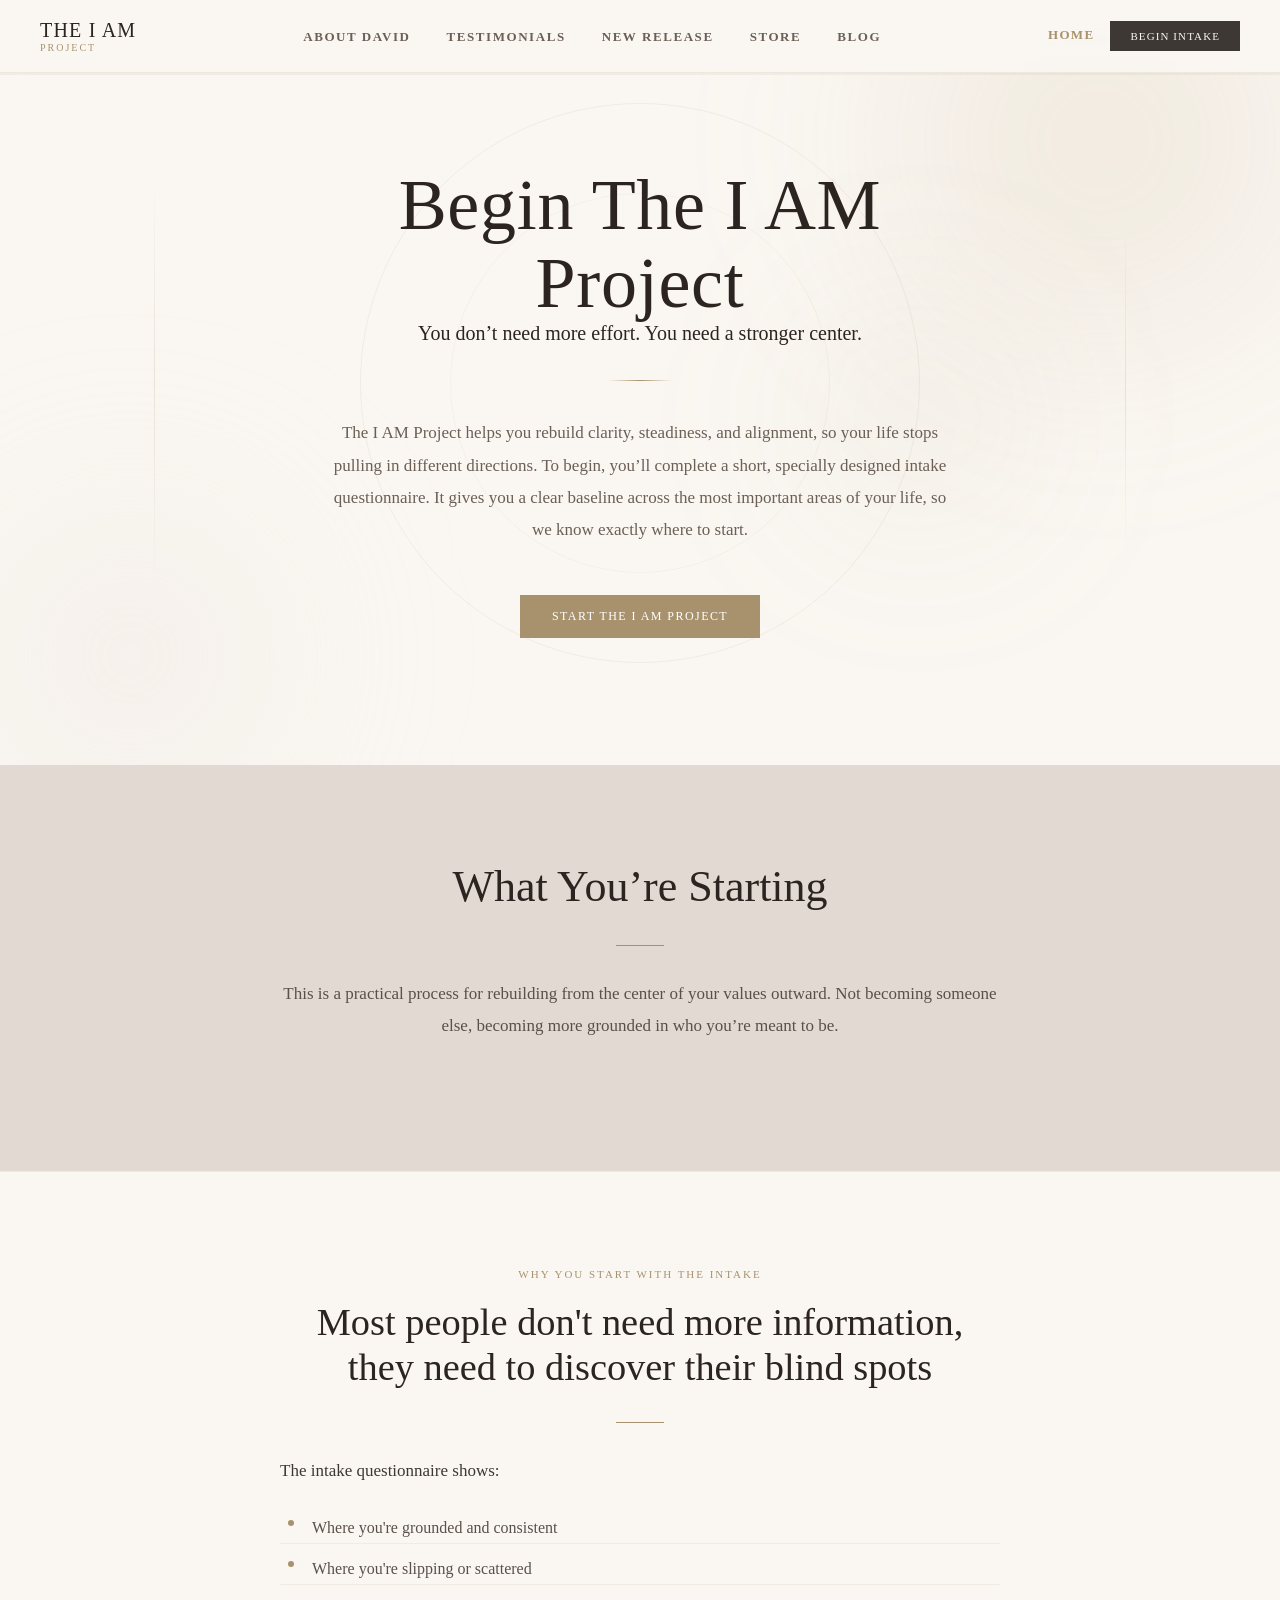
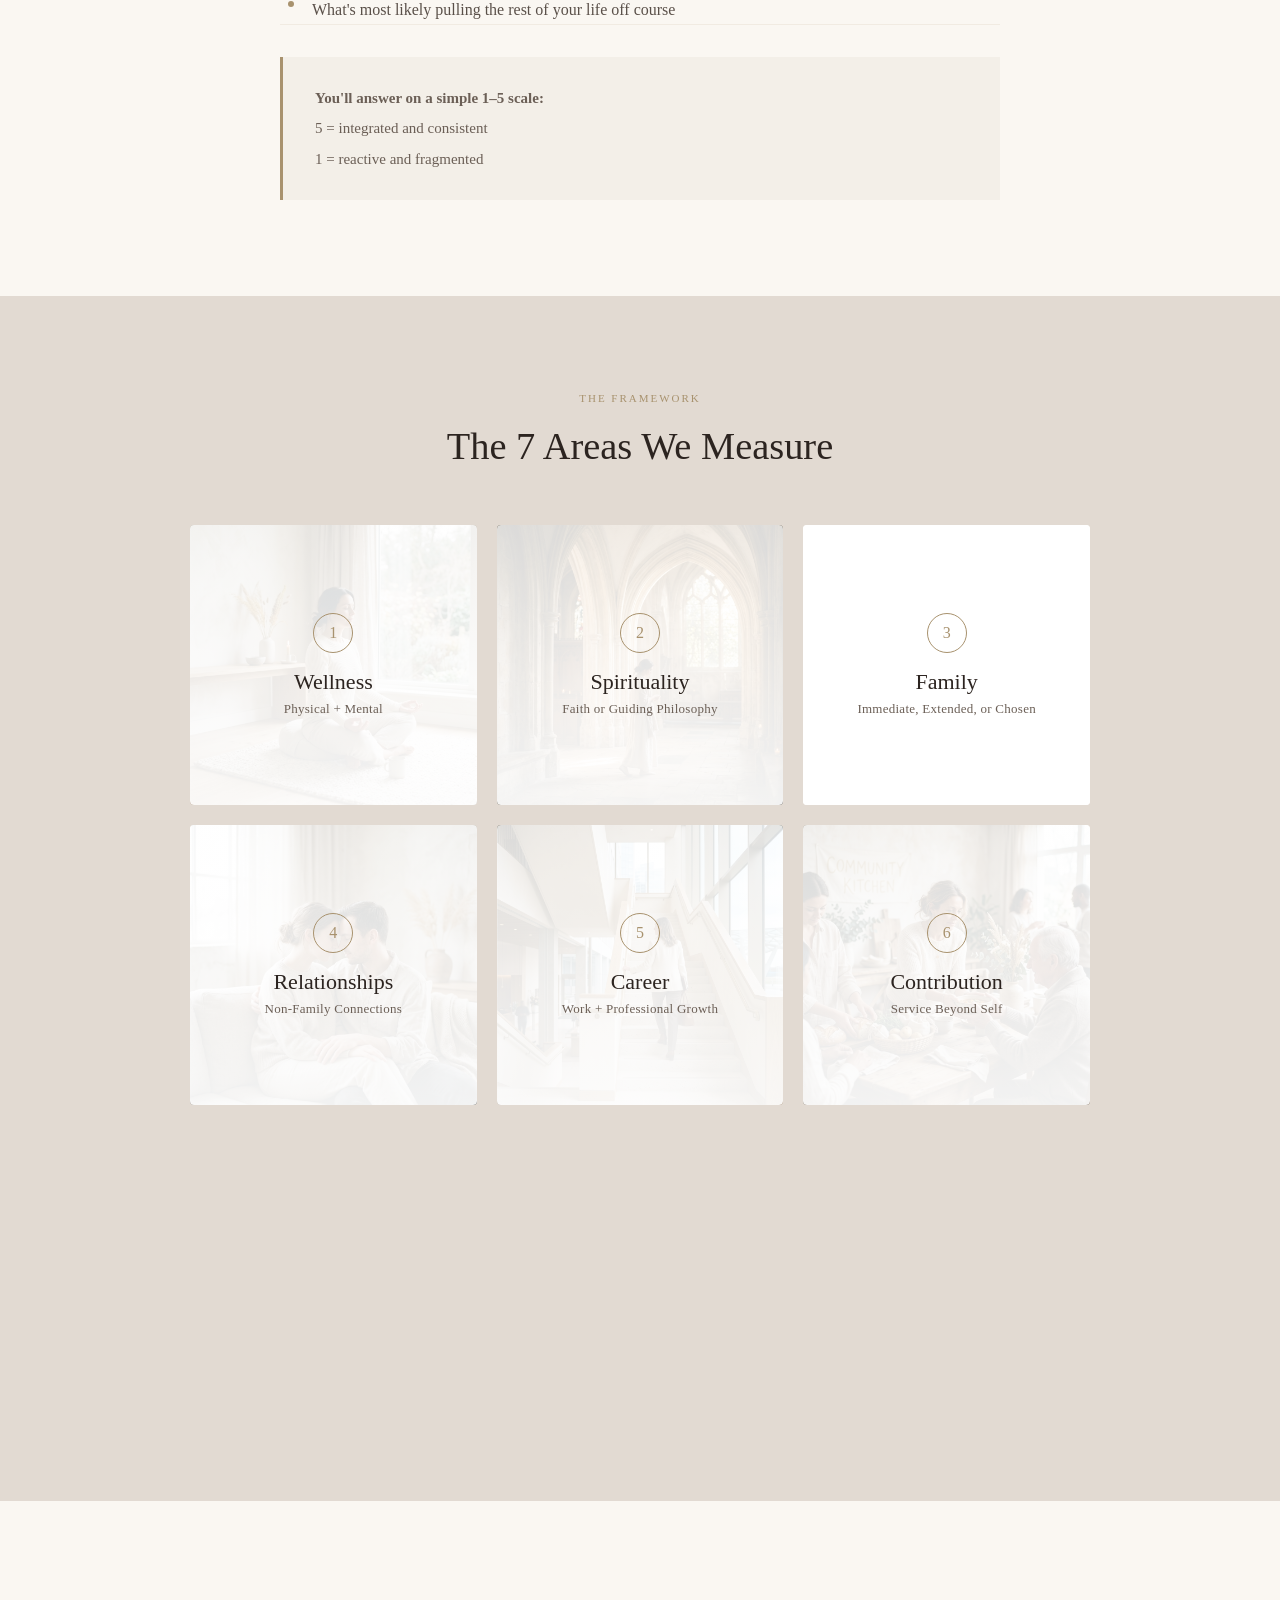
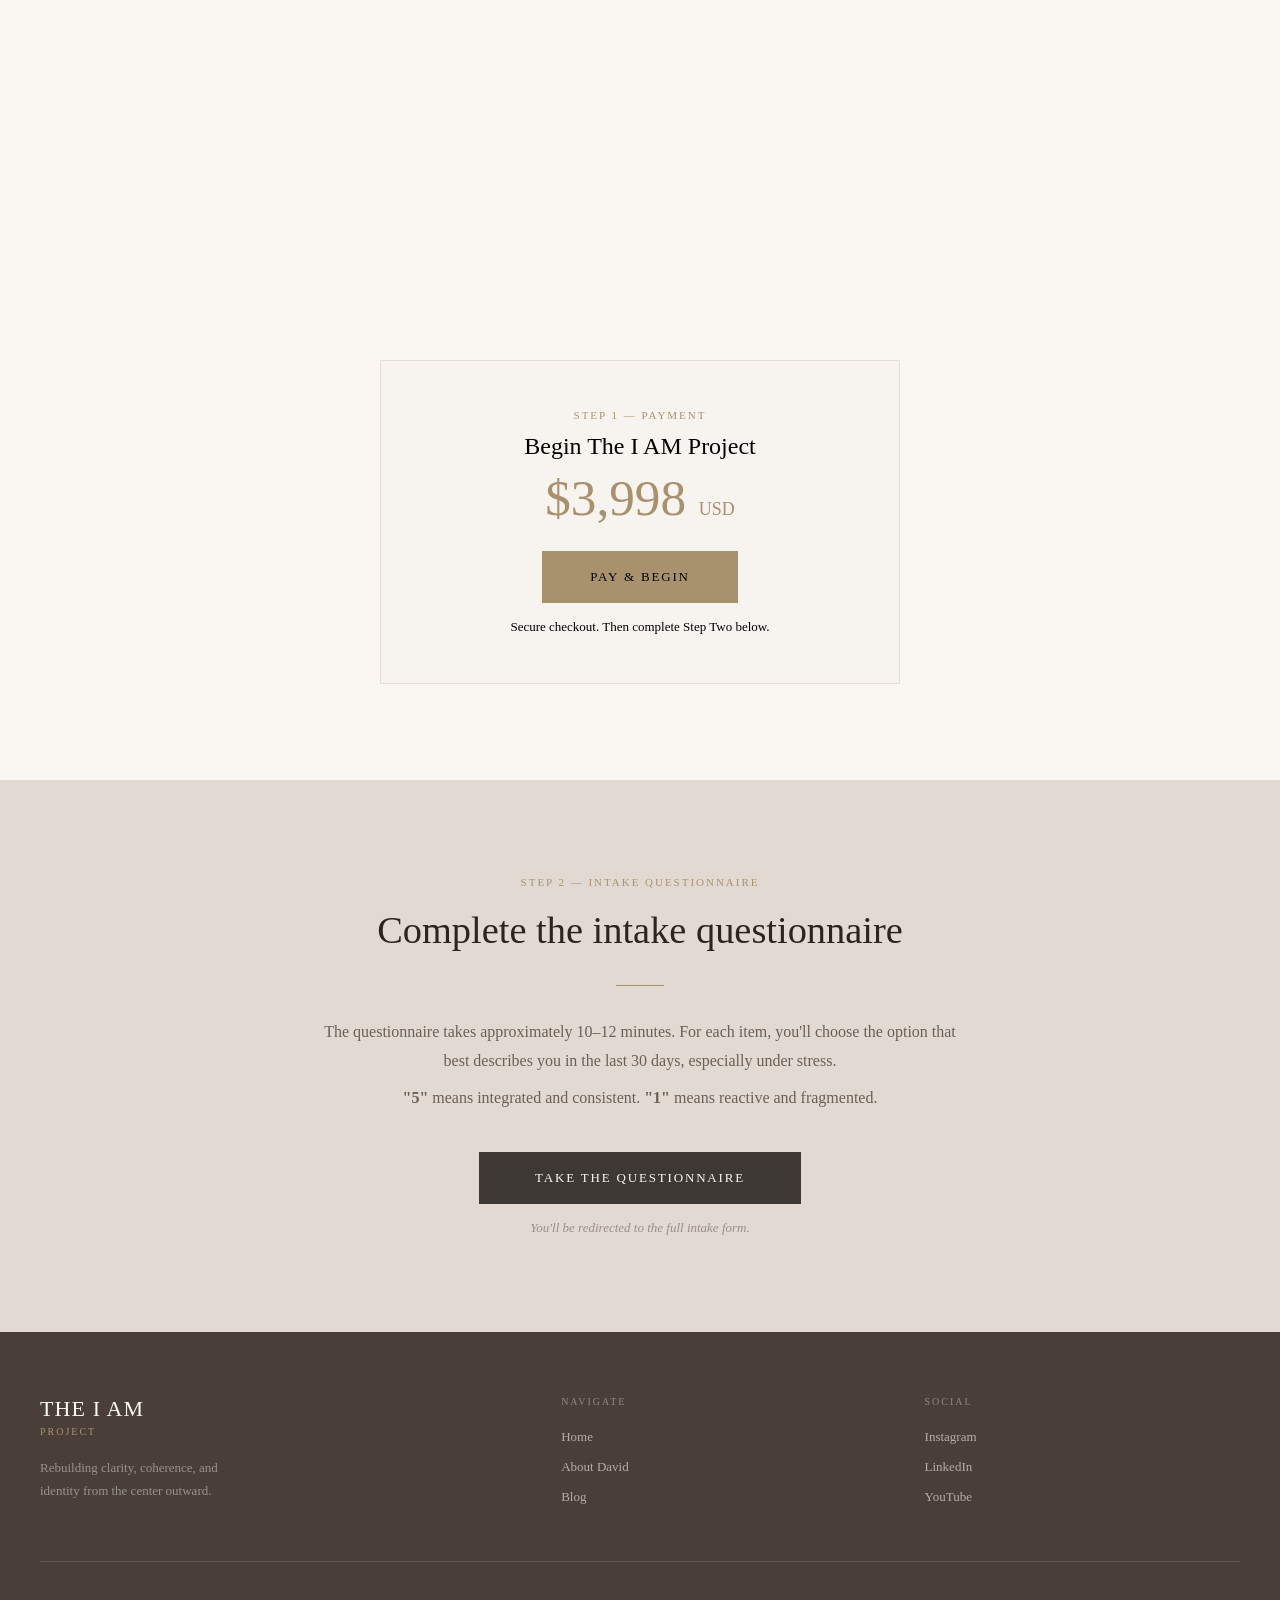
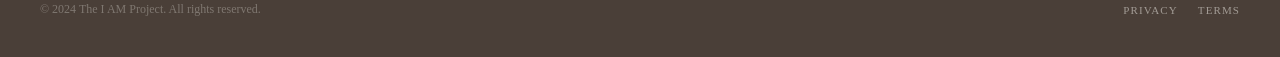
<file: intake.html>
<!DOCTYPE html>
<html lang="en">

<head>
    <meta charset="UTF-8" />
    <meta name="viewport" content="width=device-width, initial-scale=1.0" />
    <title>The I AM Project – Client Intake</title>
    <meta name="description"
        content="Begin The I AM Project. Complete your intake questionnaire and receive your alignment score across 7 key life domains." />
    <link rel="stylesheet" href="intake.css" />
</head>

<body>

    <!-- ░░ NAVIGATION ░░ -->
    <nav id="top-nav">
        <div class="nav-inner">
            <a href="https://www.theiamproject.com" class="nav-logo" id="nav-logo">
                <span class="nav-logo-main">THE I AM</span>
                <span class="nav-logo-sub">Project</span>
            </a>
            <ul class="nav-links">
                <li><a href="https://david-gilks.mykajabi.com/p/about-david" id="nav-about">About David</a></li>
                <li><a href="https://david-gilks.mykajabi.com/p/testimonials" id="nav-testimonials">Testimonials</a>
                </li>
                <li><a href="https://www.theiamproject.com/david-book" id="nav-book">New Release</a></li>
                <li><a href="https://www.theiamproject.com/Store" id="nav-store">Store</a></li>
                <li><a href="https://www.theiamproject.com/blog" id="nav-blog">Blog</a></li>
            </ul>
            <div class="nav-cta">
                <a href="https://www.theiamproject.com" class="nav-newsletter" id="nav-home-link">Home</a>
                <a href="#questionnaire" class="nav-register" id="nav-begin-btn">Begin Intake</a>
            </div>
            <button class="nav-toggle" id="nav-toggle" aria-label="Toggle Navigation">
                <span></span><span></span><span></span>
            </button>
        </div>
    </nav>

    <!-- ░░ PROGRESS BAR ░░ -->
    <div class="progress-bar-wrap">
        <div class="progress-bar" id="progress-bar"></div>
    </div>

    <!-- ░░ HERO ░░ -->
    <section id="hero">
        <!-- Decorative elements -->
        <div class="hero-orb hero-orb-1"></div>
        <div class="hero-orb hero-orb-2"></div>
        <div class="hero-orb hero-orb-3"></div>
        <div class="hero-line hero-line-1"></div>
        <div class="hero-line hero-line-2"></div>

        <div class="hero-content">
            <div class="hero-text">
                <!-- <p class="hero-eyebrow">The I AM Project — Client Intake</p> -->
                <h1 class="hero-headline">Begin The I AM<br>Project</h1>
                <p class="hero-headline-sub">You don’t need more effort. You need a stronger center.</p>
                <div class="hero-ornament"></div>
                <p class="hero-subheadline">The I AM Project helps you rebuild clarity, steadiness, and alignment, so
                    your life stops pulling in different directions.
                    To begin, you’ll complete a short, specially designed intake questionnaire.
                    It gives you a clear baseline across the most important areas of your life, so we know exactly where
                    to start.</p>
                <div class="hero-buttons">
                    <a href="#payment" class="btn btn-gold" id="hero-begin-btn">Start The I AM Project</a>
                    <!-- <a href="#why-intake" class="btn btn-outlined-light" id="hero-learn-btn">Learn More</a> -->
                </div>
            </div>
        </div>
        <!-- <div class="hero-scroll" aria-hidden="true">
            <span>Scroll</span>
            <div class="hero-scroll-line"></div>
        </div> -->
    </section>

    <!-- ░░ WHAT YOU'RE STARTING ░░ -->
    <section class="intro-section" id="what-starting">
        <div class="intro-inner">
            <!-- <p class="section-label fade-in">What You're Starting</p> -->
            <h2 class="serif-heading intro-heading fade-in fade-in-delay-1">What You’re Starting</h2>
            <div class="ornament fade-in fade-in-delay-1"></div>
            <p class="intro-body fade-in fade-in-delay-2">This is a practical process for rebuilding from the center of
                your values outward. Not becoming someone else, becoming more grounded in who you’re meant to be.</p>
        </div>
    </section>

    <!-- ░░ WHY INTAKE ░░ -->
    <section class="why-section" id="why-intake">
        <div class="why-inner">
            <p class="section-label fade-in">Why You Start With the Intake</p>
            <h2 class="serif-heading why-heading fade-in fade-in-delay-1">Most people don't need more information, they
                need to discover their blind spots</h2>
            <div class="ornament fade-in fade-in-delay-1"></div>
            <p class="why-body fade-in fade-in-delay-2">The intake questionnaire shows:</p>
            <ul class="why-list fade-in fade-in-delay-2">
                <li>Where you're grounded and consistent</li>
                <li>Where you're slipping or scattered</li>
                <li>What's most likely pulling the rest of your life off course</li>
            </ul>
            <div class="scale-info fade-in fade-in-delay-3">
                <p><strong>You'll answer on a simple 1–5 scale:</strong></p>
                <p>5 = integrated and consistent</p>
                <p>1 = reactive and fragmented</p>
            </div>
        </div>
    </section>

    <!-- ░░ 7 AREAS WE MEASURE ░░ -->
    <section class="areas-section" id="seven-areas">
        <div class="container">
            <div class="areas-header">
                <p class="section-label fade-in">The Framework</p>
                <h2 class="serif-heading areas-heading fade-in fade-in-delay-1">The 7 Areas We Measure</h2>
            </div>
            <div class="areas-grid">
                <div class="area-card card-wellness fade-in">
                    <div class="area-card-overlay"></div>
                    <div class="area-card-content">
                        <div class="area-card-number">1</div>
                        <h3 class="area-card-title">Wellness</h3>
                        <p class="area-card-sub">Physical + Mental</p>
                    </div>
                </div>
                <div class="area-card card-spirituality fade-in fade-in-delay-1">
                    <div class="area-card-overlay"></div>
                    <div class="area-card-content">
                        <div class="area-card-number">2</div>
                        <h3 class="area-card-title">Spirituality</h3>
                        <p class="area-card-sub">Faith or Guiding Philosophy</p>
                    </div>
                </div>
                <div class="area-card card-family fade-in fade-in-delay-2">
                    <div class="area-card-overlay"></div>
                    <div class="area-card-content">
                        <div class="area-card-number">3</div>
                        <h3 class="area-card-title">Family</h3>
                        <p class="area-card-sub">Immediate, Extended, or Chosen</p>
                    </div>
                </div>
                <div class="area-card card-relationships fade-in fade-in-delay-3">
                    <div class="area-card-overlay"></div>
                    <div class="area-card-content">
                        <div class="area-card-number">4</div>
                        <h3 class="area-card-title">Relationships</h3>
                        <p class="area-card-sub">Non-Family Connections</p>
                    </div>
                </div>
                <div class="area-card card-career fade-in">
                    <div class="area-card-overlay"></div>
                    <div class="area-card-content">
                        <div class="area-card-number">5</div>
                        <h3 class="area-card-title">Career</h3>
                        <p class="area-card-sub">Work + Professional Growth</p>
                    </div>
                </div>
                <div class="area-card card-contribution fade-in fade-in-delay-1">
                    <div class="area-card-overlay"></div>
                    <div class="area-card-content">
                        <div class="area-card-number">6</div>
                        <h3 class="area-card-title">Contribution</h3>
                        <p class="area-card-sub">Service Beyond Self</p>
                    </div>
                </div>
                <div class="area-card card-finances fade-in fade-in-delay-2">
                    <div class="area-card-overlay"></div>
                    <div class="area-card-content">
                        <div class="area-card-number">7</div>
                        <h3 class="area-card-title">Finances</h3>
                        <p class="area-card-sub">Stewardship + Structure</p>
                    </div>
                </div>
            </div>
        </div>
    </section>

    <!-- ░░ OUTCOME + PAYMENT ░░ -->
    <section class="outcome-section" id="payment">
        <div class="outcome-inner">
            <p class="section-label fade-in" style="color:rgba(168,146,110,0.8)">Step One Outcome</p>
            <h2 class="outcome-heading fade-in fade-in-delay-1">After the intake, you'll have</h2>
            <ul class="outcome-list fade-in fade-in-delay-2">
                <li>An overall alignment score</li>
                <li>Your 7-area breakdown</li>
                <li>The "weak link" most affecting the rest</li>
                <li>A simple next-step map of where to begin</li>
            </ul>
            <div class="payment-box fade-in fade-in-delay-3">
                <p class="payment-label">Step 1 — Payment</p>
                <p class="payment-title">Begin The I AM Project</p>
                <p class="payment-price">$3,998 <span>USD</span></p>
                <a href="#" class="btn-pay" id="pay-btn">Pay &amp; Begin</a>
                <p class="payment-note">Secure checkout. Then complete Step Two below.</p>
            </div>
        </div>
    </section>

    <!-- ░░ QUESTIONNAIRE CTA ░░ -->
    <section class="questionnaire-section" id="questionnaire">
        <div class="container">
            <div class="questionnaire-header fade-in">
                <p class="section-label">Step 2 — Intake Questionnaire</p>
                <h2 class="serif-heading questionnaire-heading">Complete the intake questionnaire</h2>
                <div class="ornament"></div>
                <p class="questionnaire-intro">The questionnaire takes approximately 10–12 minutes. For each item,
                    you'll choose the option that best describes you in the last 30 days, especially under stress.</p>
                <p class="questionnaire-intro" style="margin-top: 8px;"><strong>"5"</strong> means integrated and
                    consistent. <strong>"1"</strong> means reactive and fragmented.</p>
            </div>
            <div class="questionnaire-cta fade-in fade-in-delay-1">
                <a href="#" class="btn-submit" id="start-questionnaire-btn">Take the Questionnaire</a>
                <p class="questionnaire-note">You'll be redirected to the full intake form.</p>
            </div>
        </div>
    </section>

    <!-- ░░ FOOTER ░░ -->
    <footer id="footer">
        <div class="footer-inner">
            <div class="footer-top">
                <div class="footer-brand">
                    <p class="footer-brand-name">THE I AM</p>
                    <p class="footer-brand-sub">Project</p>
                    <p class="footer-tagline">Rebuilding clarity, coherence, and identity from the center outward.</p>
                </div>
                <div>
                    <p class="footer-col-title">Navigate</p>
                    <ul class="footer-links">
                        <li><a href="https://www.theiamproject.com" id="footer-home">Home</a></li>
                        <li><a href="https://david-gilks.mykajabi.com/p/about-david" id="footer-about">About David</a>
                        </li>
                        <li><a href="https://www.theiamproject.com/blog" id="footer-blog">Blog</a></li>
                    </ul>
                </div>
                <div>
                    <p class="footer-col-title">Social</p>
                    <ul class="footer-links">
                        <li><a href="#" id="footer-instagram">Instagram</a></li>
                        <li><a href="#" id="footer-linkedin">LinkedIn</a></li>
                        <li><a href="#" id="footer-youtube">YouTube</a></li>
                    </ul>
                </div>
            </div>
            <div class="footer-bottom">
                <p class="footer-copy">&copy; 2024 The I AM Project. All rights reserved.</p>
                <div class="footer-social">
                    <a href="#" id="footer-privacy">Privacy</a>
                    <a href="#" id="footer-terms">Terms</a>
                </div>
            </div>
        </div>
    </footer>


    <script>
        /* Mobile menu */
        const navToggle = document.getElementById('nav-toggle'), navLinks = document.querySelector('.nav-links');
        if (navToggle && navLinks) { navToggle.addEventListener('click', () => { navToggle.classList.toggle('active'); navLinks.classList.toggle('active') }); document.querySelectorAll('.nav-links a').forEach(l => l.addEventListener('click', () => { navToggle.classList.remove('active'); navLinks.classList.remove('active') })) }

        /* Fade-in */
        const observer = new IntersectionObserver(e => { e.forEach(en => { if (en.isIntersecting) { en.target.classList.add('visible'); observer.unobserve(en.target) } }) }, { threshold: 0.12, rootMargin: '0px 0px -40px 0px' });
        document.querySelectorAll('.fade-in').forEach(el => observer.observe(el));

        /* Nav scroll */
        const nav = document.getElementById('top-nav');
        window.addEventListener('scroll', () => { nav.style.background = window.scrollY > 60 ? 'rgba(250,247,242,0.97)' : 'rgba(250,247,242,0.92)'; nav.style.boxShadow = window.scrollY > 60 ? '0 1px 20px rgba(61,56,52,0.08)' : 'none' }, { passive: true });

        /* Hero scroll hide */
        const si = document.querySelector('.hero-scroll');
        window.addEventListener('scroll', () => { if (si) si.style.opacity = window.scrollY > 200 ? '0' : '0.5' }, { passive: true });

        /* Progress bar */
        const pb = document.getElementById('progress-bar');
        window.addEventListener('scroll', () => { const h = document.documentElement.scrollHeight - window.innerHeight; pb.style.width = (window.scrollY / h * 100) + '%' }, { passive: true });
    </script>
</body>

</html>
</file>
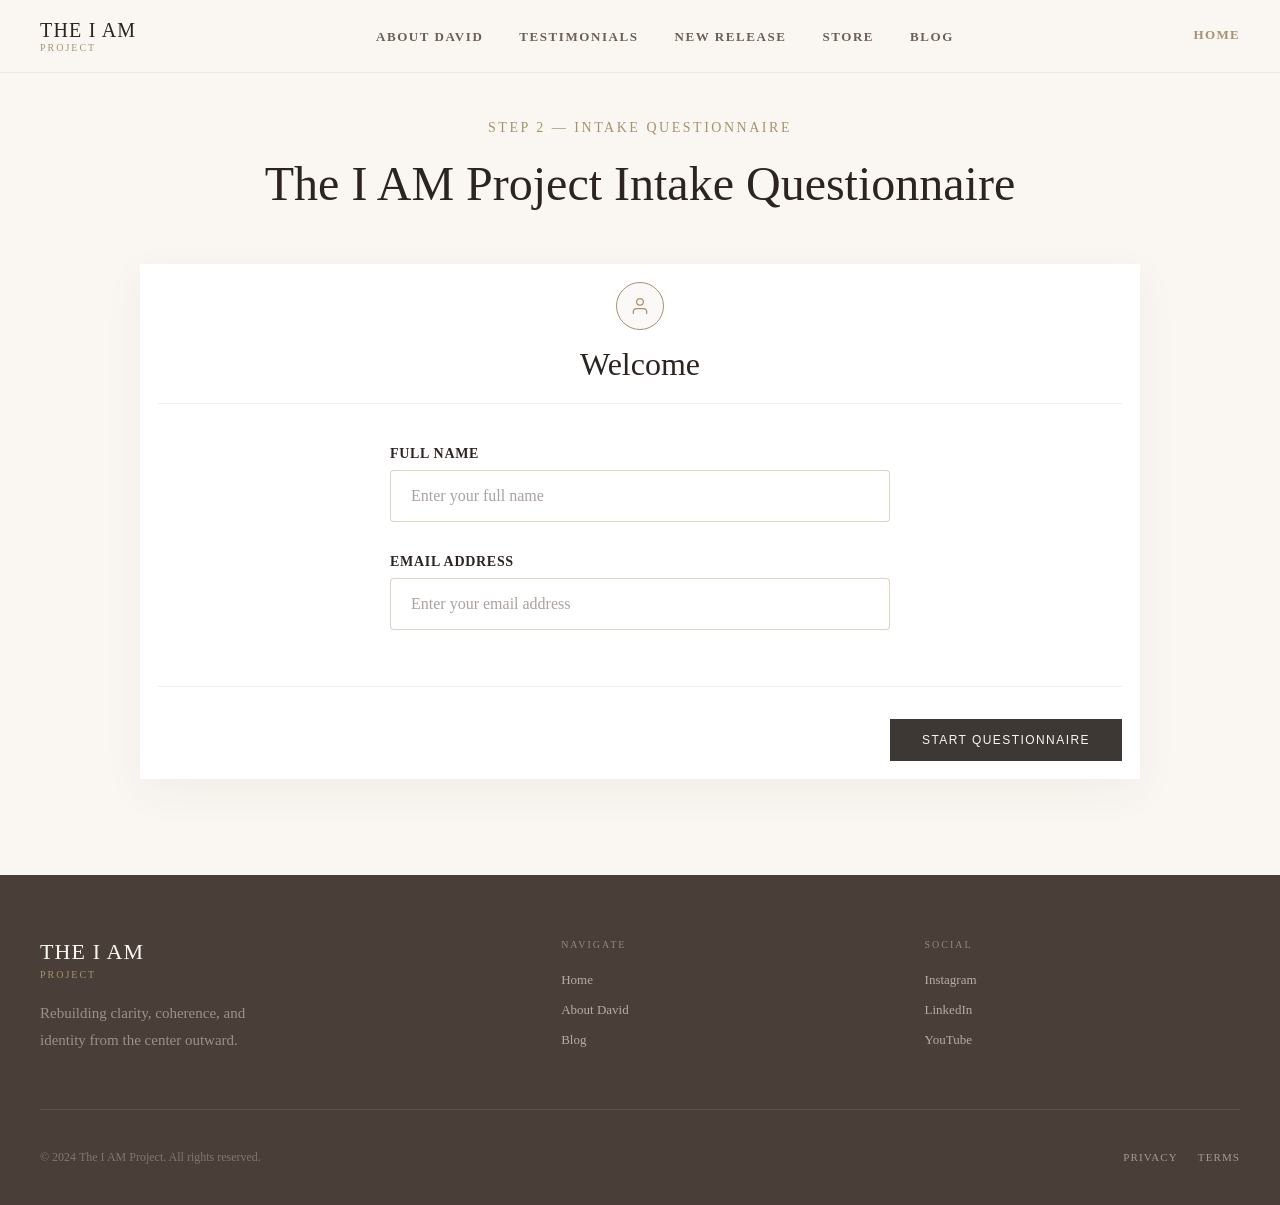
<file: questionnaire.html>
<!DOCTYPE html>
<html lang="en">

<head>
    <meta charset="UTF-8" />
    <meta name="viewport" content="width=device-width, initial-scale=1.0" />
    <title>The I AM Project – Intake Questionnaire</title>
    <meta name="description" content="Complete your intake questionnaire to receive your alignment score." />
    <link rel="stylesheet" href="index.css" />
</head>

<body>

    <!-- ░░ NAVIGATION ░░ -->
    <nav id="top-nav">
        <div class="nav-inner">
            <a href="https://www.theiamproject.com" class="nav-logo" id="nav-logo">
                <span class="nav-logo-main">THE I AM</span>
                <span class="nav-logo-sub">Project</span>
            </a>
            <ul class="nav-links">
                <li><a href="https://david-gilks.mykajabi.com/p/about-david" id="nav-about">About David</a></li>
                <li><a href="https://david-gilks.mykajabi.com/p/testimonials" id="nav-testimonials">Testimonials</a>
                </li>
                <li><a href="https://www.theiamproject.com/david-book" id="nav-book">New Release</a></li>
                <li><a href="https://www.theiamproject.com/Store" id="nav-store">Store</a></li>
                <li><a href="https://www.theiamproject.com/blog" id="nav-blog">Blog</a></li>
            </ul>
            <div class="nav-cta">
                <a href="https://www.theiamproject.com/client-intake" class="nav-newsletter" target="_blank"
                    id="nav-home-link">Home</a>
            </div>
            <button class="nav-toggle" id="nav-toggle" aria-label="Toggle Navigation">
                <span></span><span></span><span></span>
            </button>
        </div>
    </nav>

    <!-- ░░ QUESTIONNAIRE HEADER ░░ -->
    <section class="q-header-section" style="padding-top: 120px; background: var(--warm-cream); text-align: center;">
        <div class="container">
            <p class="section-label fade-in">Step 2 — Intake Questionnaire</p>
            <h1 class="serif-heading q-main-heading fade-in"
                style="font-size: clamp(32px, 4vw, 48px); margin-bottom: 16px;">The I AM Project Intake Questionnaire
            </h1>
            <!-- <p class="q-main-sub fade-in"
                style="max-width: 600px; margin: 0 auto 32px; color: var(--text-secondary); line-height: 1.6;">
                For each item, choose the option that best describes you in the last 30 days, especially under
                stress.<br><br>
                <strong>"5"</strong> means integrated and consistent. <br><strong>"1"</strong> means reactive and
                fragmented.
            </p> -->

            <div class="q-progress-container fade-in" style="max-width: 600px; margin: 0 auto; margin-bottom: 5px;">
                <div class="q-progress-label"
                    style="display: flex; justify-content: space-between; font-size: 13px; text-transform: uppercase; letter-spacing: 0.1em; color: var(--accent-gold); margin-bottom: 12px;">
                    <span id="current-step-label">Domain 1 of 7: Wellness</span>
                    <span id="progress-percent">0%</span>
                </div>
                <div class="q-progress-track" style="width: 100%; height: 2px; background: rgba(168, 146, 110, 0.2);">
                    <div class="q-progress-fill" id="q-progress"
                        style="width: 0%; height: 100%; background: var(--accent-gold); transition: width 0.4s ease;">
                    </div>
                </div>
            </div>
        </div>
    </section>

    <!-- ░░ QUESTIONNAIRE FORM ░░ -->
    <section class="q-form-section" style="background: var(--warm-cream); padding-bottom: 96px;">
        <div class="container q-container"
            style="max-width: 1000px; margin: 0 auto; background: var(--white); padding: 18px;  box-shadow: 0 12px 40px rgba(61,56,52,0.05);">
            <style>
                .q-input {
                    width: 100%;
                    padding: 16px 20px;
                    font-size: 16px;
                    font-family: var(--font-family);
                    border: 1px solid rgba(168, 146, 110, 0.4);
                    border-radius: 4px;
                    background: var(--white);
                    color: var(--text-primary);
                    outline: none;
                    transition: all 0.3s ease;
                    box-sizing: border-box;
                }

                .q-input:focus {
                    border-color: var(--accent-gold);
                    box-shadow: 0 0 0 3px rgba(168, 146, 110, 0.15);
                }

                .q-input::placeholder {
                    color: #A9A29D;
                    font-weight: 300;
                }

                @media (max-width: 600px) {
                    #step-intro .q-list {
                        padding-left: 12px;
                        padding-right: 12px;
                    }
                }
            </style>
            <form id="intake-form" action="#" method="POST">

                <!-- STEP 0: Personal Info -->
                <div class="q-step" id="step-intro" data-domain="Personal Info" style="display: none;">
                    <div class="q-step-header"
                        style="text-align: center; margin-bottom: 18px; border-bottom: 1px solid rgba(168, 146, 110, 0.15); padding-bottom: 12px;">
                        <div class="q-step-icon"
                            style="width: 48px; height: 48px; border: 1px solid var(--accent-gold); border-radius: 50%; display: flex; align-items: center; justify-content: center; margin: 0 auto 16px; font-family: var(--font-family); font-size: 20px; color: var(--accent-gold); background: rgba(168, 146, 110, 0.05);">
                            <svg width="20" height="20" viewBox="0 0 24 24" fill="none" stroke="currentColor"
                                stroke-width="1.5" stroke-linecap="round" stroke-linejoin="round">
                                <path d="M20 21v-2a4 4 0 0 0-4-4H8a4 4 0 0 0-4 4v2"></path>
                                <circle cx="12" cy="7" r="4"></circle>
                            </svg>
                        </div>
                        <h2 class="serif-heading" style="font-size: 32px; margin-bottom: 8px;">Welcome</h2>

                    </div>
                    <div class="q-list" style="max-width: 500px; margin: 0 auto; padding-top: 24px;">

                        <div class="q-item" style="margin-bottom: 32px;">
                            <label for="user-name"
                                style="display: block; font-size: 14px; font-weight: 600; color: var(--text-primary); margin-bottom: 8px; text-transform: uppercase; letter-spacing: 0.05em;">Full
                                Name</label>
                            <input type="text" id="user-name" name="user_name" class="q-input"
                                placeholder="Enter your full name" required>
                        </div>

                        <div class="q-item" style="margin-bottom: 48px;">
                            <label for="user-email"
                                style="display: block; font-size: 14px; font-weight: 600; color: var(--text-primary); margin-bottom: 8px; text-transform: uppercase; letter-spacing: 0.05em;">Email
                                Address</label>
                            <input type="email" id="user-email" name="user_email" class="q-input"
                                placeholder="Enter your email address" required>
                        </div>

                    </div>
                </div>

                <!-- STEP 1: Wellness -->
                <div class="q-step" id="step-0" data-domain="Wellness" style="display: none;">
                    <div class="q-step-header"
                        style="text-align: center; margin-bottom: 18px; border-bottom: 1px solid rgba(168, 146, 110, 0.15); padding-bottom: 12px;">
                        <div class="q-step-icon"
                            style="width: 48px; height: 48px; border: 1px solid var(--accent-gold); border-radius: 50%; display: flex; align-items: center; justify-content: center; margin: 0 auto 16px; font-family: var(--font-family); font-size: 20px; color: var(--accent-gold);">
                            1</div>
                        <h2 class="serif-heading" style="font-size: 32px; margin-bottom: 8px;">Wellness</h2>
                        <p
                            style="color: var(--text-secondary); font-size: 14px; letter-spacing: 0.05em; text-transform: uppercase;">
                            Physical + Mental</p>
                    </div>
                    <div class="q-list">

                        <div class="q-item" style="margin-bottom: 48px;">
                            <p class="q-text"
                                style="font-size: 18px; line-height: 1.6; margin-bottom: 24px; color: var(--text-primary); font-weight: 600;">
                                Sleep & recovery consistency</p>

                            <div class="q-options-container" style="display: flex; flex-direction: column; gap: 12px;">
                                <label class="q-option"
                                    style="display: flex; align-items: flex-start; gap: 16px; cursor: pointer; transition: all 0.2s ease;">
                                    <input type="radio" name="wellness_q1" value="1"
                                        style="position: absolute; opacity: 0; cursor: pointer;">
                                    <span class="q-radio-custom"
                                        style="flex-shrink: 0; width: 24px; height: 24px; border-radius: 50%; background: var(--white); border: 1px solid rgba(168, 146, 110, 0.4); display: flex; align-items: center; justify-content: center; transition: all 0.2s ease; margin-top: 2px; position: relative;"></span>
                                    <span class="q-option-text"
                                        style="font-size: 16px; color: var(--text-secondary); line-height: 1.5; font-weight: 300;">1.
                                        Sleep is chaotic; I pay the price regularly (energy/mood crashes).</span>
                                </label>
                                <label class="q-option"
                                    style="display: flex; align-items: flex-start; gap: 16px; cursor: pointer; transition: all 0.2s ease;">
                                    <input type="radio" name="wellness_q1" value="2"
                                        style="position: absolute; opacity: 0; cursor: pointer;">
                                    <span class="q-radio-custom"
                                        style="flex-shrink: 0; width: 24px; height: 24px; border-radius: 50%; background: var(--white); border: 1px solid rgba(168, 146, 110, 0.4); display: flex; align-items: center; justify-content: center; transition: all 0.2s ease; margin-top: 2px; position: relative;"></span>
                                    <span class="q-option-text"
                                        style="font-size: 16px; color: var(--text-secondary); line-height: 1.5; font-weight: 300;">2.
                                        I try, but stress or habits derail my sleep often.</span>
                                </label>
                                <label class="q-option"
                                    style="display: flex; align-items: flex-start; gap: 16px; cursor: pointer; transition: all 0.2s ease;">
                                    <input type="radio" name="wellness_q1" value="3"
                                        style="position: absolute; opacity: 0; cursor: pointer;">
                                    <span class="q-radio-custom"
                                        style="flex-shrink: 0; width: 24px; height: 24px; border-radius: 50%; background: var(--white); border: 1px solid rgba(168, 146, 110, 0.4); display: flex; align-items: center; justify-content: center; transition: all 0.2s ease; margin-top: 2px; position: relative;"></span>
                                    <span class="q-option-text"
                                        style="font-size: 16px; color: var(--text-secondary); line-height: 1.5; font-weight: 300;">3.
                                        Sleep is “okay” but inconsistent; I don’t protect it reliably.
                                    </span>
                                </label>
                                <label class="q-option"
                                    style="display: flex; align-items: flex-start; gap: 16px; cursor: pointer; transition: all 0.2s ease;">
                                    <input type="radio" name="wellness_q1" value="4"
                                        style="position: absolute; opacity: 0; cursor: pointer;">
                                    <span class="q-radio-custom"
                                        style="flex-shrink: 0; width: 24px; height: 24px; border-radius: 50%; background: var(--white); border: 1px solid rgba(168, 146, 110, 0.4); display: flex; align-items: center; justify-content: center; transition: all 0.2s ease; margin-top: 2px; position: relative;"></span>
                                    <span class="q-option-text"
                                        style="font-size: 16px; color: var(--text-secondary); line-height: 1.5; font-weight: 300;">4.
                                        Sleep is mostly protected; I recover well most nights.</span>
                                </label>
                                <label class="q-option"
                                    style="display: flex; align-items: flex-start; gap: 16px; cursor: pointer; transition: all 0.2s ease;">
                                    <input type="radio" name="wellness_q1" value="5"
                                        style="position: absolute; opacity: 0; cursor: pointer;">
                                    <span class="q-radio-custom"
                                        style="flex-shrink: 0; width: 24px; height: 24px; border-radius: 50%; background: var(--white); border: 1px solid rgba(168, 146, 110, 0.4); display: flex; align-items: center; justify-content: center; transition: all 0.2s ease; margin-top: 2px; position: relative;"></span>
                                    <span class="q-option-text"
                                        style="font-size: 16px; color: var(--text-secondary); line-height: 1.5; font-weight: 300;">5.
                                        Sleep is a non-negotiable; recovery is structured and dependable.</span>
                                </label>
                            </div>
                        </div>

                        <div class="q-item" style="margin-bottom: 48px;">
                            <p class="q-text"
                                style="font-size: 18px; line-height: 1.6; margin-bottom: 24px; color: var(--text-primary); font-weight: 600;">
                                Nutrition stability</p>

                            <div class="q-options-container" style="display: flex; flex-direction: column; gap: 12px;">
                                <label class="q-option"
                                    style="display: flex; align-items: flex-start; gap: 16px; cursor: pointer; transition: all 0.2s ease;">
                                    <input type="radio" name="wellness_q2" value="1"
                                        style="position: absolute; opacity: 0; cursor: pointer;">
                                    <span class="q-radio-custom"
                                        style="flex-shrink: 0; width: 24px; height: 24px; border-radius: 50%; background: var(--white); border: 1px solid rgba(168, 146, 110, 0.4); display: flex; align-items: center; justify-content: center; transition: all 0.2s ease; margin-top: 2px; position: relative;"></span>
                                    <span class="q-option-text"
                                        style="font-size: 16px; color: var(--text-secondary); line-height: 1.5; font-weight: 300;">1.
                                        I eat reactively (cravings/impulse); it harms energy/mood.</span>
                                </label>
                                <label class="q-option"
                                    style="display: flex; align-items: flex-start; gap: 16px; cursor: pointer; transition: all 0.2s ease;">
                                    <input type="radio" name="wellness_q2" value="2"
                                        style="position: absolute; opacity: 0; cursor: pointer;">
                                    <span class="q-radio-custom"
                                        style="flex-shrink: 0; width: 24px; height: 24px; border-radius: 50%; background: var(--white); border: 1px solid rgba(168, 146, 110, 0.4); display: flex; align-items: center; justify-content: center; transition: all 0.2s ease; margin-top: 2px; position: relative;"></span>
                                    <span class="q-option-text"
                                        style="font-size: 16px; color: var(--text-secondary); line-height: 1.5; font-weight: 300;">2.
                                        I alternate between good intentions and poor execution.
                                    </span>
                                </label>
                                <label class="q-option"
                                    style="display: flex; align-items: flex-start; gap: 16px; cursor: pointer; transition: all 0.2s ease;">
                                    <input type="radio" name="wellness_q2" value="3"
                                        style="position: absolute; opacity: 0; cursor: pointer;">
                                    <span class="q-radio-custom"
                                        style="flex-shrink: 0; width: 24px; height: 24px; border-radius: 50%; background: var(--white); border: 1px solid rgba(168, 146, 110, 0.4); display: flex; align-items: center; justify-content: center; transition: all 0.2s ease; margin-top: 2px; position: relative;"></span>
                                    <span class="q-option-text"
                                        style="font-size: 16px; color: var(--text-secondary); line-height: 1.5; font-weight: 300;">3.
                                        I have some structure, but stress breaks it.</span>
                                </label>
                                <label class="q-option"
                                    style="display: flex; align-items: flex-start; gap: 16px; cursor: pointer; transition: all 0.2s ease;">
                                    <input type="radio" name="wellness_q2" value="4"
                                        style="position: absolute; opacity: 0; cursor: pointer;">
                                    <span class="q-radio-custom"
                                        style="flex-shrink: 0; width: 24px; height: 24px; border-radius: 50%; background: var(--white); border: 1px solid rgba(168, 146, 110, 0.4); display: flex; align-items: center; justify-content: center; transition: all 0.2s ease; margin-top: 2px; position: relative;"></span>
                                    <span class="q-option-text"
                                        style="font-size: 16px; color: var(--text-secondary); line-height: 1.5; font-weight: 300;">4.
                                        I eat with consistency; occasional slips don’t spiral.</span>
                                </label>
                                <label class="q-option"
                                    style="display: flex; align-items: flex-start; gap: 16px; cursor: pointer; transition: all 0.2s ease;">
                                    <input type="radio" name="wellness_q2" value="5"
                                        style="position: absolute; opacity: 0; cursor: pointer;">
                                    <span class="q-radio-custom"
                                        style="flex-shrink: 0; width: 24px; height: 24px; border-radius: 50%; background: var(--white); border: 1px solid rgba(168, 146, 110, 0.4); display: flex; align-items: center; justify-content: center; transition: all 0.2s ease; margin-top: 2px; position: relative;"></span>
                                    <span class="q-option-text"
                                        style="font-size: 16px; color: var(--text-secondary); line-height: 1.5; font-weight: 300;">5.
                                        I eat with discipline and planning; food supports performance.</span>
                                </label>
                            </div>
                        </div>

                        <div class="q-item" style="margin-bottom: 48px;">
                            <p class="q-text"
                                style="font-size: 18px; line-height: 1.6; margin-bottom: 24px; color: var(--text-primary); font-weight: 600;">
                                Movement/training consistency</p>

                            <div class="q-options-container" style="display: flex; flex-direction: column; gap: 12px;">
                                <label class="q-option"
                                    style="display: flex; align-items: flex-start; gap: 16px; cursor: pointer; transition: all 0.2s ease;">
                                    <input type="radio" name="wellness_q3" value="1"
                                        style="position: absolute; opacity: 0; cursor: pointer;">
                                    <span class="q-radio-custom"
                                        style="flex-shrink: 0; width: 24px; height: 24px; border-radius: 50%; background: var(--white); border: 1px solid rgba(168, 146, 110, 0.4); display: flex; align-items: center; justify-content: center; transition: all 0.2s ease; margin-top: 2px; position: relative;"></span>
                                    <span class="q-option-text"
                                        style="font-size: 16px; color: var(--text-secondary); line-height: 1.5; font-weight: 300;">1.
                                        I’m sedentary or sporadic; training depends on motivation.
                                    </span>
                                </label>
                                <label class="q-option"
                                    style="display: flex; align-items: flex-start; gap: 16px; cursor: pointer; transition: all 0.2s ease;">
                                    <input type="radio" name="wellness_q3" value="2"
                                        style="position: absolute; opacity: 0; cursor: pointer;">
                                    <span class="q-radio-custom"
                                        style="flex-shrink: 0; width: 24px; height: 24px; border-radius: 50%; background: var(--white); border: 1px solid rgba(168, 146, 110, 0.4); display: flex; align-items: center; justify-content: center; transition: all 0.2s ease; margin-top: 2px; position: relative;"></span>
                                    <span class="q-option-text"
                                        style="font-size: 16px; color: var(--text-secondary); line-height: 1.5; font-weight: 300;">2.
                                        I start/stop; I miss often when life gets busy.</span>
                                </label>
                                <label class="q-option"
                                    style="display: flex; align-items: flex-start; gap: 16px; cursor: pointer; transition: all 0.2s ease;">
                                    <input type="radio" name="wellness_q3" value="3"
                                        style="position: absolute; opacity: 0; cursor: pointer;">
                                    <span class="q-radio-custom"
                                        style="flex-shrink: 0; width: 24px; height: 24px; border-radius: 50%; background: var(--white); border: 1px solid rgba(168, 146, 110, 0.4); display: flex; align-items: center; justify-content: center; transition: all 0.2s ease; margin-top: 2px; position: relative;"></span>
                                    <span class="q-option-text"
                                        style="font-size: 16px; color: var(--text-secondary); line-height: 1.5; font-weight: 300;">3.
                                        I’m somewhat consistent but not disciplined.</span>
                                </label>
                                <label class="q-option"
                                    style="display: flex; align-items: flex-start; gap: 16px; cursor: pointer; transition: all 0.2s ease;">
                                    <input type="radio" name="wellness_q3" value="4"
                                        style="position: absolute; opacity: 0; cursor: pointer;">
                                    <span class="q-radio-custom"
                                        style="flex-shrink: 0; width: 24px; height: 24px; border-radius: 50%; background: var(--white); border: 1px solid rgba(168, 146, 110, 0.4); display: flex; align-items: center; justify-content: center; transition: all 0.2s ease; margin-top: 2px; position: relative;"></span>
                                    <span class="q-option-text"
                                        style="font-size: 16px; color: var(--text-secondary); line-height: 1.5; font-weight: 300;">4.
                                        I train consistently; I keep commitments most weeks.</span>
                                </label>
                                <label class="q-option"
                                    style="display: flex; align-items: flex-start; gap: 16px; cursor: pointer; transition: all 0.2s ease;">
                                    <input type="radio" name="wellness_q3" value="5"
                                        style="position: absolute; opacity: 0; cursor: pointer;">
                                    <span class="q-radio-custom"
                                        style="flex-shrink: 0; width: 24px; height: 24px; border-radius: 50%; background: var(--white); border: 1px solid rgba(168, 146, 110, 0.4); display: flex; align-items: center; justify-content: center; transition: all 0.2s ease; margin-top: 2px; position: relative;"></span>
                                    <span class="q-option-text"
                                        style="font-size: 16px; color: var(--text-secondary); line-height: 1.5; font-weight: 300;">5.
                                        Training is identity-based; I follow through regardless of mood.</span>
                                </label>
                            </div>
                        </div>

                        <div class="q-item" style="margin-bottom: 48px;">
                            <p class="q-text"
                                style="font-size: 18px; line-height: 1.6; margin-bottom: 24px; color: var(--text-primary); font-weight: 600;">
                                Stress regulation tools</p>

                            <div class="q-options-container" style="display: flex; flex-direction: column; gap: 12px;">
                                <label class="q-option"
                                    style="display: flex; align-items: flex-start; gap: 16px; cursor: pointer; transition: all 0.2s ease;">
                                    <input type="radio" name="wellness_q4" value="1"
                                        style="position: absolute; opacity: 0; cursor: pointer;">
                                    <span class="q-radio-custom"
                                        style="flex-shrink: 0; width: 24px; height: 24px; border-radius: 50%; background: var(--white); border: 1px solid rgba(168, 146, 110, 0.4); display: flex; align-items: center; justify-content: center; transition: all 0.2s ease; margin-top: 2px; position: relative;"></span>
                                    <span class="q-option-text"
                                        style="font-size: 16px; color: var(--text-secondary); line-height: 1.5; font-weight: 300;">1.
                                        I have few tools; I cope in ways that backfire (anger, shutdown,
                                        numbing).</span>
                                </label>
                                <label class="q-option"
                                    style="display: flex; align-items: flex-start; gap: 16px; cursor: pointer; transition: all 0.2s ease;">
                                    <input type="radio" name="wellness_q4" value="2"
                                        style="position: absolute; opacity: 0; cursor: pointer;">
                                    <span class="q-radio-custom"
                                        style="flex-shrink: 0; width: 24px; height: 24px; border-radius: 50%; background: var(--white); border: 1px solid rgba(168, 146, 110, 0.4); display: flex; align-items: center; justify-content: center; transition: all 0.2s ease; margin-top: 2px; position: relative;"></span>
                                    <span class="q-option-text"
                                        style="font-size: 16px; color: var(--text-secondary); line-height: 1.5; font-weight: 300;">2.
                                        I know tools but don’t use them reliably when stressed.</span>
                                </label>
                                <label class="q-option"
                                    style="display: flex; align-items: flex-start; gap: 16px; cursor: pointer; transition: all 0.2s ease;">
                                    <input type="radio" name="wellness_q4" value="3"
                                        style="position: absolute; opacity: 0; cursor: pointer;">
                                    <span class="q-radio-custom"
                                        style="flex-shrink: 0; width: 24px; height: 24px; border-radius: 50%; background: var(--white); border: 1px solid rgba(168, 146, 110, 0.4); display: flex; align-items: center; justify-content: center; transition: all 0.2s ease; margin-top: 2px; position: relative;"></span>
                                    <span class="q-option-text"
                                        style="font-size: 16px; color: var(--text-secondary); line-height: 1.5; font-weight: 300;">3.
                                        I use tools sometimes; results are mixed.</span>
                                </label>
                                <label class="q-option"
                                    style="display: flex; align-items: flex-start; gap: 16px; cursor: pointer; transition: all 0.2s ease;">
                                    <input type="radio" name="wellness_q4" value="4"
                                        style="position: absolute; opacity: 0; cursor: pointer;">
                                    <span class="q-radio-custom"
                                        style="flex-shrink: 0; width: 24px; height: 24px; border-radius: 50%; background: var(--white); border: 1px solid rgba(168, 146, 110, 0.4); display: flex; align-items: center; justify-content: center; transition: all 0.2s ease; margin-top: 2px; position: relative;"></span>
                                    <span class="q-option-text"
                                        style="font-size: 16px; color: var(--text-secondary); line-height: 1.5; font-weight: 300;">4.
                                        I regulate well most of the time; recovery is intentional.</span>
                                </label>
                                <label class="q-option"
                                    style="display: flex; align-items: flex-start; gap: 16px; cursor: pointer; transition: all 0.2s ease;">
                                    <input type="radio" name="wellness_q4" value="5"
                                        style="position: absolute; opacity: 0; cursor: pointer;">
                                    <span class="q-radio-custom"
                                        style="flex-shrink: 0; width: 24px; height: 24px; border-radius: 50%; background: var(--white); border: 1px solid rgba(168, 146, 110, 0.4); display: flex; align-items: center; justify-content: center; transition: all 0.2s ease; margin-top: 2px; position: relative;"></span>
                                    <span class="q-option-text"
                                        style="font-size: 16px; color: var(--text-secondary); line-height: 1.5; font-weight: 300;">5.
                                        I’m highly self-governed; stress triggers skill, not sabotage.</span>
                                </label>
                            </div>
                        </div>

                        <div class="q-item" style="margin-bottom: 48px;">
                            <p class="q-text"
                                style="font-size: 18px; line-height: 1.6; margin-bottom: 24px; color: var(--text-primary); font-weight: 600;">
                                Self-sabotage behaviors (screens/sugar/alcohol/etc.)
                            </p>

                            <div class="q-options-container" style="display: flex; flex-direction: column; gap: 12px;">
                                <label class="q-option"
                                    style="display: flex; align-items: flex-start; gap: 16px; cursor: pointer; transition: all 0.2s ease;">
                                    <input type="radio" name="wellness_q5" value="1"
                                        style="position: absolute; opacity: 0; cursor: pointer;">
                                    <span class="q-radio-custom"
                                        style="flex-shrink: 0; width: 24px; height: 24px; border-radius: 50%; background: var(--white); border: 1px solid rgba(168, 146, 110, 0.4); display: flex; align-items: center; justify-content: center; transition: all 0.2s ease; margin-top: 2px; position: relative;"></span>
                                    <span class="q-option-text"
                                        style="font-size: 16px; color: var(--text-secondary); line-height: 1.5; font-weight: 300;">1.
                                        Coping behaviors regularly run me and sabotage my health.</span>
                                </label>
                                <label class="q-option"
                                    style="display: flex; align-items: flex-start; gap: 16px; cursor: pointer; transition: all 0.2s ease;">
                                    <input type="radio" name="wellness_q5" value="2"
                                        style="position: absolute; opacity: 0; cursor: pointer;">
                                    <span class="q-radio-custom"
                                        style="flex-shrink: 0; width: 24px; height: 24px; border-radius: 50%; background: var(--white); border: 1px solid rgba(168, 146, 110, 0.4); display: flex; align-items: center; justify-content: center; transition: all 0.2s ease; margin-top: 2px; position: relative;"></span>
                                    <span class="q-option-text"
                                        style="font-size: 16px; color: var(--text-secondary); line-height: 1.5; font-weight: 300;">2.
                                        I reduce them sometimes, but stress pulls me back in.</span>
                                </label>
                                <label class="q-option"
                                    style="display: flex; align-items: flex-start; gap: 16px; cursor: pointer; transition: all 0.2s ease;">
                                    <input type="radio" name="wellness_q5" value="3"
                                        style="position: absolute; opacity: 0; cursor: pointer;">
                                    <span class="q-radio-custom"
                                        style="flex-shrink: 0; width: 24px; height: 24px; border-radius: 50%; background: var(--white); border: 1px solid rgba(168, 146, 110, 0.4); display: flex; align-items: center; justify-content: center; transition: all 0.2s ease; margin-top: 2px; position: relative;"></span>
                                    <span class="q-option-text"
                                        style="font-size: 16px; color: var(--text-secondary); line-height: 1.5; font-weight: 300;">3.
                                        I’m improving, but I still relapse into old coping patterns.</span>
                                </label>
                                <label class="q-option"
                                    style="display: flex; align-items: flex-start; gap: 16px; cursor: pointer; transition: all 0.2s ease;">
                                    <input type="radio" name="wellness_q5" value="4"
                                        style="position: absolute; opacity: 0; cursor: pointer;">
                                    <span class="q-radio-custom"
                                        style="flex-shrink: 0; width: 24px; height: 24px; border-radius: 50%; background: var(--white); border: 1px solid rgba(168, 146, 110, 0.4); display: flex; align-items: center; justify-content: center; transition: all 0.2s ease; margin-top: 2px; position: relative;"></span>
                                    <span class="q-option-text"
                                        style="font-size: 16px; color: var(--text-secondary); line-height: 1.5; font-weight: 300;">4.
                                        Mostly managed; occasional overuse doesn’t derail me.</span>
                                </label>
                                <label class="q-option"
                                    style="display: flex; align-items: flex-start; gap: 16px; cursor: pointer; transition: all 0.2s ease;">
                                    <input type="radio" name="wellness_q5" value="5"
                                        style="position: absolute; opacity: 0; cursor: pointer;">
                                    <span class="q-radio-custom"
                                        style="flex-shrink: 0; width: 24px; height: 24px; border-radius: 50%; background: var(--white); border: 1px solid rgba(168, 146, 110, 0.4); display: flex; align-items: center; justify-content: center; transition: all 0.2s ease; margin-top: 2px; position: relative;"></span>
                                    <span class="q-option-text"
                                        style="font-size: 16px; color: var(--text-secondary); line-height: 1.5; font-weight: 300;">5.
                                        Strong restraint; I choose regulation over numbing consistently.</span>
                                </label>
                            </div>
                        </div>

                    </div>
                </div>

                <!-- STEP 2: Spirituality -->
                <div class="q-step" id="step-1" data-domain="Spirituality" style="display: none;">
                    <div class="q-step-header"
                        style="text-align: center; margin-bottom: 18px; border-bottom: 1px solid rgba(168, 146, 110, 0.15); padding-bottom: 12px;">
                        <div class="q-step-icon"
                            style="width: 48px; height: 48px; border: 1px solid var(--accent-gold); border-radius: 50%; display: flex; align-items: center; justify-content: center; margin: 0 auto 16px; font-family: var(--font-family); font-size: 20px; color: var(--accent-gold);">
                            2</div>
                        <h2 class="serif-heading" style="font-size: 32px; margin-bottom: 8px;">Spirituality</h2>
                        <p
                            style="color: var(--text-secondary); font-size: 14px; letter-spacing: 0.05em; text-transform: uppercase;">
                            Faith or Guiding Philosophy</p>
                    </div>
                    <div class="q-list">

                        <div class="q-item" style="margin-bottom: 48px;">
                            <p class="q-text"
                                style="font-size: 18px; line-height: 1.6; margin-bottom: 24px; color: var(--text-primary); font-weight: 600;">
                                Anchoring practice (prayer/reflection/study)</p>

                            <div class="q-options-container" style="display: flex; flex-direction: column; gap: 12px;">
                                <label class="q-option"
                                    style="display: flex; align-items: flex-start; gap: 16px; cursor: pointer; transition: all 0.2s ease;">
                                    <input type="radio" name="spirituality_q1" value="1"
                                        style="position: absolute; opacity: 0; cursor: pointer;">
                                    <span class="q-radio-custom"
                                        style="flex-shrink: 0; width: 24px; height: 24px; border-radius: 50%; background: var(--white); border: 1px solid rgba(168, 146, 110, 0.4); display: flex; align-items: center; justify-content: center; transition: all 0.2s ease; margin-top: 2px; position: relative;"></span>
                                    <span class="q-option-text"
                                        style="font-size: 16px; color: var(--text-secondary); line-height: 1.5; font-weight: 300;">1.
                                        No consistent practice; I drift.</span>
                                </label>
                                <label class="q-option"
                                    style="display: flex; align-items: flex-start; gap: 16px; cursor: pointer; transition: all 0.2s ease;">
                                    <input type="radio" name="spirituality_q1" value="2"
                                        style="position: absolute; opacity: 0; cursor: pointer;">
                                    <span class="q-radio-custom"
                                        style="flex-shrink: 0; width: 24px; height: 24px; border-radius: 50%; background: var(--white); border: 1px solid rgba(168, 146, 110, 0.4); display: flex; align-items: center; justify-content: center; transition: all 0.2s ease; margin-top: 2px; position: relative;"></span>
                                    <span class="q-option-text"
                                        style="font-size: 16px; color: var(--text-secondary); line-height: 1.5; font-weight: 300;">2.
                                        Sporadic practice; it disappears under pressure.
                                    </span>
                                </label>
                                <label class="q-option"
                                    style="display: flex; align-items: flex-start; gap: 16px; cursor: pointer; transition: all 0.2s ease;">
                                    <input type="radio" name="spirituality_q1" value="3"
                                        style="position: absolute; opacity: 0; cursor: pointer;">
                                    <span class="q-radio-custom"
                                        style="flex-shrink: 0; width: 24px; height: 24px; border-radius: 50%; background: var(--white); border: 1px solid rgba(168, 146, 110, 0.4); display: flex; align-items: center; justify-content: center; transition: all 0.2s ease; margin-top: 2px; position: relative;"></span>
                                    <span class="q-option-text"
                                        style="font-size: 16px; color: var(--text-secondary); line-height: 1.5; font-weight: 300;">3.
                                        Some consistency; not deeply rooted.</span>
                                </label>
                                <label class="q-option"
                                    style="display: flex; align-items: flex-start; gap: 16px; cursor: pointer; transition: all 0.2s ease;">
                                    <input type="radio" name="spirituality_q1" value="4"
                                        style="position: absolute; opacity: 0; cursor: pointer;">
                                    <span class="q-radio-custom"
                                        style="flex-shrink: 0; width: 24px; height: 24px; border-radius: 50%; background: var(--white); border: 1px solid rgba(168, 146, 110, 0.4); display: flex; align-items: center; justify-content: center; transition: all 0.2s ease; margin-top: 2px; position: relative;"></span>
                                    <span class="q-option-text"
                                        style="font-size: 16px; color: var(--text-secondary); line-height: 1.5; font-weight: 300;">4.
                                        Regular practice; it stabilizes me in hard weeks.</span>
                                </label>
                                <label class="q-option"
                                    style="display: flex; align-items: flex-start; gap: 16px; cursor: pointer; transition: all 0.2s ease;">
                                    <input type="radio" name="spirituality_q1" value="5"
                                        style="position: absolute; opacity: 0; cursor: pointer;">
                                    <span class="q-radio-custom"
                                        style="flex-shrink: 0; width: 24px; height: 24px; border-radius: 50%; background: var(--white); border: 1px solid rgba(168, 146, 110, 0.4); display: flex; align-items: center; justify-content: center; transition: all 0.2s ease; margin-top: 2px; position: relative;"></span>
                                    <span class="q-option-text"
                                        style="font-size: 16px; color: var(--text-secondary); line-height: 1.5; font-weight: 300;">5.
                                        Daily/near-daily practice; it anchors identity and decisions.</span>
                                </label>
                            </div>
                        </div>

                        <div class="q-item" style="margin-bottom: 48px;">
                            <p class="q-text"
                                style="font-size: 18px; line-height: 1.6; margin-bottom: 24px; color: var(--text-primary); font-weight: 600;">
                                Values/convictions clarity</p>

                            <div class="q-options-container" style="display: flex; flex-direction: column; gap: 12px;">
                                <label class="q-option"
                                    style="display: flex; align-items: flex-start; gap: 16px; cursor: pointer; transition: all 0.2s ease;">
                                    <input type="radio" name="spirituality_q2" value="1"
                                        style="position: absolute; opacity: 0; cursor: pointer;">
                                    <span class="q-radio-custom"
                                        style="flex-shrink: 0; width: 24px; height: 24px; border-radius: 50%; background: var(--white); border: 1px solid rgba(168, 146, 110, 0.4); display: flex; align-items: center; justify-content: center; transition: all 0.2s ease; margin-top: 2px; position: relative;"></span>
                                    <span class="q-option-text"
                                        style="font-size: 16px; color: var(--text-secondary); line-height: 1.5; font-weight: 300;">1.
                                        I’m unclear or inconsistent; I’m driven by mood/approval.</span>
                                </label>
                                <label class="q-option"
                                    style="display: flex; align-items: flex-start; gap: 16px; cursor: pointer; transition: all 0.2s ease;">
                                    <input type="radio" name="spirituality_q2" value="2"
                                        style="position: absolute; opacity: 0; cursor: pointer;">
                                    <span class="q-radio-custom"
                                        style="flex-shrink: 0; width: 24px; height: 24px; border-radius: 50%; background: var(--white); border: 1px solid rgba(168, 146, 110, 0.4); display: flex; align-items: center; justify-content: center; transition: all 0.2s ease; margin-top: 2px; position: relative;"></span>
                                    <span class="q-option-text"
                                        style="font-size: 16px; color: var(--text-secondary); line-height: 1.5; font-weight: 300;">2.
                                        I have beliefs, but they don’t guide choices reliably.</span>
                                </label>
                                <label class="q-option"
                                    style="display: flex; align-items: flex-start; gap: 16px; cursor: pointer; transition: all 0.2s ease;">
                                    <input type="radio" name="spirituality_q2" value="3"
                                        style="position: absolute; opacity: 0; cursor: pointer;">
                                    <span class="q-radio-custom"
                                        style="flex-shrink: 0; width: 24px; height: 24px; border-radius: 50%; background: var(--white); border: 1px solid rgba(168, 146, 110, 0.4); display: flex; align-items: center; justify-content: center; transition: all 0.2s ease; margin-top: 2px; position: relative;"></span>
                                    <span class="q-option-text"
                                        style="font-size: 16px; color: var(--text-secondary); line-height: 1.5; font-weight: 300;">3.
                                        I’m forming clarity; I still compromise often.</span>
                                </label>
                                <label class="q-option"
                                    style="display: flex; align-items: flex-start; gap: 16px; cursor: pointer; transition: all 0.2s ease;">
                                    <input type="radio" name="spirituality_q2" value="4"
                                        style="position: absolute; opacity: 0; cursor: pointer;">
                                    <span class="q-radio-custom"
                                        style="flex-shrink: 0; width: 24px; height: 24px; border-radius: 50%; background: var(--white); border: 1px solid rgba(168, 146, 110, 0.4); display: flex; align-items: center; justify-content: center; transition: all 0.2s ease; margin-top: 2px; position: relative;"></span>
                                    <span class="q-option-text"
                                        style="font-size: 16px; color: var(--text-secondary); line-height: 1.5; font-weight: 300;">4.
                                        Clear values; I usually act in alignment.</span>
                                </label>
                                <label class="q-option"
                                    style="display: flex; align-items: flex-start; gap: 16px; cursor: pointer; transition: all 0.2s ease;">
                                    <input type="radio" name="spirituality_q2" value="5"
                                        style="position: absolute; opacity: 0; cursor: pointer;">
                                    <span class="q-radio-custom"
                                        style="flex-shrink: 0; width: 24px; height: 24px; border-radius: 50%; background: var(--white); border: 1px solid rgba(168, 146, 110, 0.4); display: flex; align-items: center; justify-content: center; transition: all 0.2s ease; margin-top: 2px; position: relative;"></span>
                                    <span class="q-option-text"
                                        style="font-size: 16px; color: var(--text-secondary); line-height: 1.5; font-weight: 300;">5.
                                        Strong moral clarity; decisions match convictions under stress.</span>
                                </label>
                            </div>
                        </div>

                        <div class="q-item" style="margin-bottom: 48px;">
                            <p class="q-text"
                                style="font-size: 18px; line-height: 1.6; margin-bottom: 24px; color: var(--text-primary); font-weight: 600;">
                                Integrity under pressure</p>

                            <div class="q-options-container" style="display: flex; flex-direction: column; gap: 12px;">
                                <label class="q-option"
                                    style="display: flex; align-items: flex-start; gap: 16px; cursor: pointer; transition: all 0.2s ease;">
                                    <input type="radio" name="spirituality_q3" value="1"
                                        style="position: absolute; opacity: 0; cursor: pointer;">
                                    <span class="q-radio-custom"
                                        style="flex-shrink: 0; width: 24px; height: 24px; border-radius: 50%; background: var(--white); border: 1px solid rgba(168, 146, 110, 0.4); display: flex; align-items: center; justify-content: center; transition: all 0.2s ease; margin-top: 2px; position: relative;"></span>
                                    <span class="q-option-text"
                                        style="font-size: 16px; color: var(--text-secondary); line-height: 1.5; font-weight: 300;">1.
                                        Under pressure, I betray my standards routinely.</span>
                                </label>
                                <label class="q-option"
                                    style="display: flex; align-items: flex-start; gap: 16px; cursor: pointer; transition: all 0.2s ease;">
                                    <input type="radio" name="spirituality_q3" value="2"
                                        style="position: absolute; opacity: 0; cursor: pointer;">
                                    <span class="q-radio-custom"
                                        style="flex-shrink: 0; width: 24px; height: 24px; border-radius: 50%; background: var(--white); border: 1px solid rgba(168, 146, 110, 0.4); display: flex; align-items: center; justify-content: center; transition: all 0.2s ease; margin-top: 2px; position: relative;"></span>
                                    <span class="q-option-text"
                                        style="font-size: 16px; color: var(--text-secondary); line-height: 1.5; font-weight: 300;">2.
                                        I rationalize; integrity is inconsistent.</span>
                                </label>
                                <label class="q-option"
                                    style="display: flex; align-items: flex-start; gap: 16px; cursor: pointer; transition: all 0.2s ease;">
                                    <input type="radio" name="spirituality_q3" value="3"
                                        style="position: absolute; opacity: 0; cursor: pointer;">
                                    <span class="q-radio-custom"
                                        style="flex-shrink: 0; width: 24px; height: 24px; border-radius: 50%; background: var(--white); border: 1px solid rgba(168, 146, 110, 0.4); display: flex; align-items: center; justify-content: center; transition: all 0.2s ease; margin-top: 2px; position: relative;"></span>
                                    <span class="q-option-text"
                                        style="font-size: 16px; color: var(--text-secondary); line-height: 1.5; font-weight: 300;">3.
                                        Mixed: sometimes strong, sometimes compromised.</span>
                                </label>
                                <label class="q-option"
                                    style="display: flex; align-items: flex-start; gap: 16px; cursor: pointer; transition: all 0.2s ease;">
                                    <input type="radio" name="spirituality_q3" value="4"
                                        style="position: absolute; opacity: 0; cursor: pointer;">
                                    <span class="q-radio-custom"
                                        style="flex-shrink: 0; width: 24px; height: 24px; border-radius: 50%; background: var(--white); border: 1px solid rgba(168, 146, 110, 0.4); display: flex; align-items: center; justify-content: center; transition: all 0.2s ease; margin-top: 2px; position: relative;"></span>
                                    <span class="q-option-text"
                                        style="font-size: 16px; color: var(--text-secondary); line-height: 1.5; font-weight: 300;">4.
                                        Mostly intact; I course-correct quickly when I slip.</span>
                                </label>
                                <label class="q-option"
                                    style="display: flex; align-items: flex-start; gap: 16px; cursor: pointer; transition: all 0.2s ease;">
                                    <input type="radio" name="spirituality_q3" value="5"
                                        style="position: absolute; opacity: 0; cursor: pointer;">
                                    <span class="q-radio-custom"
                                        style="flex-shrink: 0; width: 24px; height: 24px; border-radius: 50%; background: var(--white); border: 1px solid rgba(168, 146, 110, 0.4); display: flex; align-items: center; justify-content: center; transition: all 0.2s ease; margin-top: 2px; position: relative;"></span>
                                    <span class="q-option-text"
                                        style="font-size: 16px; color: var(--text-secondary); line-height: 1.5; font-weight: 300;">5.
                                        Durable integrity; pressure reveals character, not contradiction.</span>
                                </label>
                            </div>
                        </div>

                        <div class="q-item" style="margin-bottom: 48px;">
                            <p class="q-text"
                                style="font-size: 18px; line-height: 1.6; margin-bottom: 24px; color: var(--text-primary); font-weight: 600;">
                                Humility/self-correction</p>

                            <div class="q-options-container" style="display: flex; flex-direction: column; gap: 12px;">
                                <label class="q-option"
                                    style="display: flex; align-items: flex-start; gap: 16px; cursor: pointer; transition: all 0.2s ease;">
                                    <input type="radio" name="spirituality_q4" value="1"
                                        style="position: absolute; opacity: 0; cursor: pointer;">
                                    <span class="q-radio-custom"
                                        style="flex-shrink: 0; width: 24px; height: 24px; border-radius: 50%; background: var(--white); border: 1px solid rgba(168, 146, 110, 0.4); display: flex; align-items: center; justify-content: center; transition: all 0.2s ease; margin-top: 2px; position: relative;"></span>
                                    <span class="q-option-text"
                                        style="font-size: 16px; color: var(--text-secondary); line-height: 1.5; font-weight: 300;">1.
                                        I blame/avoid; I rarely own my part.</span>
                                </label>
                                <label class="q-option"
                                    style="display: flex; align-items: flex-start; gap: 16px; cursor: pointer; transition: all 0.2s ease;">
                                    <input type="radio" name="spirituality_q4" value="2"
                                        style="position: absolute; opacity: 0; cursor: pointer;">
                                    <span class="q-radio-custom"
                                        style="flex-shrink: 0; width: 24px; height: 24px; border-radius: 50%; background: var(--white); border: 1px solid rgba(168, 146, 110, 0.4); display: flex; align-items: center; justify-content: center; transition: all 0.2s ease; margin-top: 2px; position: relative;"></span>
                                    <span class="q-option-text"
                                        style="font-size: 16px; color: var(--text-secondary); line-height: 1.5; font-weight: 300;">2.
                                        I admit faults sometimes, but defensiveness wins often.</span>
                                </label>
                                <label class="q-option"
                                    style="display: flex; align-items: flex-start; gap: 16px; cursor: pointer; transition: all 0.2s ease;">
                                    <input type="radio" name="spirituality_q4" value="3"
                                        style="position: absolute; opacity: 0; cursor: pointer;">
                                    <span class="q-radio-custom"
                                        style="flex-shrink: 0; width: 24px; height: 24px; border-radius: 50%; background: var(--white); border: 1px solid rgba(168, 146, 110, 0.4); display: flex; align-items: center; justify-content: center; transition: all 0.2s ease; margin-top: 2px; position: relative;"></span>
                                    <span class="q-option-text"
                                        style="font-size: 16px; color: var(--text-secondary); line-height: 1.5; font-weight: 300;">3.
                                        I’m learning to own it; still inconsistent.</span>
                                </label>
                                <label class="q-option"
                                    style="display: flex; align-items: flex-start; gap: 16px; cursor: pointer; transition: all 0.2s ease;">
                                    <input type="radio" name="spirituality_q4" value="4"
                                        style="position: absolute; opacity: 0; cursor: pointer;">
                                    <span class="q-radio-custom"
                                        style="flex-shrink: 0; width: 24px; height: 24px; border-radius: 50%; background: var(--white); border: 1px solid rgba(168, 146, 110, 0.4); display: flex; align-items: center; justify-content: center; transition: all 0.2s ease; margin-top: 2px; position: relative;"></span>
                                    <span class="q-option-text"
                                        style="font-size: 16px; color: var(--text-secondary); line-height: 1.5; font-weight: 300;">4.
                                        I take responsibility quickly; repair is normal.</span>
                                </label>
                                <label class="q-option"
                                    style="display: flex; align-items: flex-start; gap: 16px; cursor: pointer; transition: all 0.2s ease;">
                                    <input type="radio" name="spirituality_q4" value="5"
                                        style="position: absolute; opacity: 0; cursor: pointer;">
                                    <span class="q-radio-custom"
                                        style="flex-shrink: 0; width: 24px; height: 24px; border-radius: 50%; background: var(--white); border: 1px solid rgba(168, 146, 110, 0.4); display: flex; align-items: center; justify-content: center; transition: all 0.2s ease; margin-top: 2px; position: relative;"></span>
                                    <span class="q-option-text"
                                        style="font-size: 16px; color: var(--text-secondary); line-height: 1.5; font-weight: 300;">5.
                                        I live in honest self-audit; correction is a strength.</span>
                                </label>
                            </div>
                        </div>

                        <div class="q-item" style="margin-bottom: 48px;">
                            <p class="q-text"
                                style="font-size: 18px; line-height: 1.6; margin-bottom: 24px; color: var(--text-primary); font-weight: 600;">
                                Purpose/meaning beyond self</p>

                            <div class="q-options-container" style="display: flex; flex-direction: column; gap: 12px;">
                                <label class="q-option"
                                    style="display: flex; align-items: flex-start; gap: 16px; cursor: pointer; transition: all 0.2s ease;">
                                    <input type="radio" name="spirituality_q5" value="1"
                                        style="position: absolute; opacity: 0; cursor: pointer;">
                                    <span class="q-radio-custom"
                                        style="flex-shrink: 0; width: 24px; height: 24px; border-radius: 50%; background: var(--white); border: 1px solid rgba(168, 146, 110, 0.4); display: flex; align-items: center; justify-content: center; transition: all 0.2s ease; margin-top: 2px; position: relative;"></span>
                                    <span class="q-option-text"
                                        style="font-size: 16px; color: var(--text-secondary); line-height: 1.5; font-weight: 300;">1.
                                        I feel aimless; life is mostly reactive or pleasure-driven.</span>
                                </label>
                                <label class="q-option"
                                    style="display: flex; align-items: flex-start; gap: 16px; cursor: pointer; transition: all 0.2s ease;">
                                    <input type="radio" name="spirituality_q5" value="2"
                                        style="position: absolute; opacity: 0; cursor: pointer;">
                                    <span class="q-radio-custom"
                                        style="flex-shrink: 0; width: 24px; height: 24px; border-radius: 50%; background: var(--white); border: 1px solid rgba(168, 146, 110, 0.4); display: flex; align-items: center; justify-content: center; transition: all 0.2s ease; margin-top: 2px; position: relative;"></span>
                                    <span class="q-option-text"
                                        style="font-size: 16px; color: var(--text-secondary); line-height: 1.5; font-weight: 300;">2.
                                        I want purpose but don’t live from it consistently.</span>
                                </label>
                                <label class="q-option"
                                    style="display: flex; align-items: flex-start; gap: 16px; cursor: pointer; transition: all 0.2s ease;">
                                    <input type="radio" name="spirituality_q5" value="3"
                                        style="position: absolute; opacity: 0; cursor: pointer;">
                                    <span class="q-radio-custom"
                                        style="flex-shrink: 0; width: 24px; height: 24px; border-radius: 50%; background: var(--white); border: 1px solid rgba(168, 146, 110, 0.4); display: flex; align-items: center; justify-content: center; transition: all 0.2s ease; margin-top: 2px; position: relative;"></span>
                                    <span class="q-option-text"
                                        style="font-size: 16px; color: var(--text-secondary); line-height: 1.5; font-weight: 300;">3.
                                        Some purpose; not consistently embodied.</span>
                                </label>
                                <label class="q-option"
                                    style="display: flex; align-items: flex-start; gap: 16px; cursor: pointer; transition: all 0.2s ease;">
                                    <input type="radio" name="spirituality_q5" value="4"
                                        style="position: absolute; opacity: 0; cursor: pointer;">
                                    <span class="q-radio-custom"
                                        style="flex-shrink: 0; width: 24px; height: 24px; border-radius: 50%; background: var(--white); border: 1px solid rgba(168, 146, 110, 0.4); display: flex; align-items: center; justify-content: center; transition: all 0.2s ease; margin-top: 2px; position: relative;"></span>
                                    <span class="q-option-text"
                                        style="font-size: 16px; color: var(--text-secondary); line-height: 1.5; font-weight: 300;">4.
                                        Clear purpose influences my habits and choices.</span>
                                </label>
                                <label class="q-option"
                                    style="display: flex; align-items: flex-start; gap: 16px; cursor: pointer; transition: all 0.2s ease;">
                                    <input type="radio" name="spirituality_q5" value="5"
                                        style="position: absolute; opacity: 0; cursor: pointer;">
                                    <span class="q-radio-custom"
                                        style="flex-shrink: 0; width: 24px; height: 24px; border-radius: 50%; background: var(--white); border: 1px solid rgba(168, 146, 110, 0.4); display: flex; align-items: center; justify-content: center; transition: all 0.2s ease; margin-top: 2px; position: relative;"></span>
                                    <span class="q-option-text"
                                        style="font-size: 16px; color: var(--text-secondary); line-height: 1.5; font-weight: 300;">5.
                                        Purpose is central; my life is organized around it.</span>
                                </label>
                            </div>
                        </div>

                    </div>
                </div>

                <!-- STEP 3: Family -->
                <div class="q-step" id="step-2" data-domain="Family" style="display: none;">
                    <div class="q-step-header"
                        style="text-align: center; margin-bottom: 18px; border-bottom: 1px solid rgba(168, 146, 110, 0.15); padding-bottom: 12px;">
                        <div class="q-step-icon"
                            style="width: 48px; height: 48px; border: 1px solid var(--accent-gold); border-radius: 50%; display: flex; align-items: center; justify-content: center; margin: 0 auto 16px; font-family: var(--font-family); font-size: 20px; color: var(--accent-gold);">
                            3</div>
                        <h2 class="serif-heading" style="font-size: 32px; margin-bottom: 8px;">Family</h2>
                        <p
                            style="color: var(--text-secondary); font-size: 14px; letter-spacing: 0.05em; text-transform: uppercase;">
                            Immediate, Extended, or Chosen</p>
                    </div>
                    <div class="q-list">

                        <div class="q-item" style="margin-bottom: 48px;">
                            <p class="q-text"
                                style="font-size: 18px; line-height: 1.6; margin-bottom: 24px; color: var(--text-primary); font-weight: 600;">
                                Presence and reliability</p>

                            <div class="q-options-container" style="display: flex; flex-direction: column; gap: 12px;">
                                <label class="q-option"
                                    style="display: flex; align-items: flex-start; gap: 16px; cursor: pointer; transition: all 0.2s ease;">
                                    <input type="radio" name="family_q1" value="1"
                                        style="position: absolute; opacity: 0; cursor: pointer;">
                                    <span class="q-radio-custom"
                                        style="flex-shrink: 0; width: 24px; height: 24px; border-radius: 50%; background: var(--white); border: 1px solid rgba(168, 146, 110, 0.4); display: flex; align-items: center; justify-content: center; transition: all 0.2s ease; margin-top: 2px; position: relative;"></span>
                                    <span class="q-option-text"
                                        style="font-size: 16px; color: var(--text-secondary); line-height: 1.5; font-weight: 300;">1.
                                        I’m absent, avoidant, or inconsistent; others can’t rely on me.</span>
                                </label>
                                <label class="q-option"
                                    style="display: flex; align-items: flex-start; gap: 16px; cursor: pointer; transition: all 0.2s ease;">
                                    <input type="radio" name="family_q1" value="2"
                                        style="position: absolute; opacity: 0; cursor: pointer;">
                                    <span class="q-radio-custom"
                                        style="flex-shrink: 0; width: 24px; height: 24px; border-radius: 50%; background: var(--white); border: 1px solid rgba(168, 146, 110, 0.4); display: flex; align-items: center; justify-content: center; transition: all 0.2s ease; margin-top: 2px; position: relative;"></span>
                                    <span class="q-option-text"
                                        style="font-size: 16px; color: var(--text-secondary); line-height: 1.5; font-weight: 300;">2.
                                        I try but I’m often distracted or unavailable.</span>
                                </label>
                                <label class="q-option"
                                    style="display: flex; align-items: flex-start; gap: 16px; cursor: pointer; transition: all 0.2s ease;">
                                    <input type="radio" name="family_q1" value="3"
                                        style="position: absolute; opacity: 0; cursor: pointer;">
                                    <span class="q-radio-custom"
                                        style="flex-shrink: 0; width: 24px; height: 24px; border-radius: 50%; background: var(--white); border: 1px solid rgba(168, 146, 110, 0.4); display: flex; align-items: center; justify-content: center; transition: all 0.2s ease; margin-top: 2px; position: relative;"></span>
                                    <span class="q-option-text"
                                        style="font-size: 16px; color: var(--text-secondary); line-height: 1.5; font-weight: 300;">3.
                                        I show up sometimes; inconsistency is common.</span>
                                </label>
                                <label class="q-option"
                                    style="display: flex; align-items: flex-start; gap: 16px; cursor: pointer; transition: all 0.2s ease;">
                                    <input type="radio" name="family_q1" value="4"
                                        style="position: absolute; opacity: 0; cursor: pointer;">
                                    <span class="q-radio-custom"
                                        style="flex-shrink: 0; width: 24px; height: 24px; border-radius: 50%; background: var(--white); border: 1px solid rgba(168, 146, 110, 0.4); display: flex; align-items: center; justify-content: center; transition: all 0.2s ease; margin-top: 2px; position: relative;"></span>
                                    <span class="q-option-text"
                                        style="font-size: 16px; color: var(--text-secondary); line-height: 1.5; font-weight: 300;">4.
                                        I’m dependable most of the time; I follow through.</span>
                                </label>
                                <label class="q-option"
                                    style="display: flex; align-items: flex-start; gap: 16px; cursor: pointer; transition: all 0.2s ease;">
                                    <input type="radio" name="family_q1" value="5"
                                        style="position: absolute; opacity: 0; cursor: pointer;">
                                    <span class="q-radio-custom"
                                        style="flex-shrink: 0; width: 24px; height: 24px; border-radius: 50%; background: var(--white); border: 1px solid rgba(168, 146, 110, 0.4); display: flex; align-items: center; justify-content: center; transition: all 0.2s ease; margin-top: 2px; position: relative;"></span>
                                    <span class="q-option-text"
                                        style="font-size: 16px; color: var(--text-secondary); line-height: 1.5; font-weight: 300;">5.
                                        I’m a stable pillar; presence and reliability are my norm.</span>
                                </label>
                            </div>
                        </div>

                        <div class="q-item" style="margin-bottom: 48px;">
                            <p class="q-text"
                                style="font-size: 18px; line-height: 1.6; margin-bottom: 24px; color: var(--text-primary); font-weight: 600;">
                                Repair after conflict</p>

                            <div class="q-options-container" style="display: flex; flex-direction: column; gap: 12px;">
                                <label class="q-option"
                                    style="display: flex; align-items: flex-start; gap: 16px; cursor: pointer; transition: all 0.2s ease;">
                                    <input type="radio" name="family_q2" value="1"
                                        style="position: absolute; opacity: 0; cursor: pointer;">
                                    <span class="q-radio-custom"
                                        style="flex-shrink: 0; width: 24px; height: 24px; border-radius: 50%; background: var(--white); border: 1px solid rgba(168, 146, 110, 0.4); display: flex; align-items: center; justify-content: center; transition: all 0.2s ease; margin-top: 2px; position: relative;"></span>
                                    <span class="q-option-text"
                                        style="font-size: 16px; color: var(--text-secondary); line-height: 1.5; font-weight: 300;">1.
                                        I avoid, blame, withdraw, or explode—repair rarely happens.</span>
                                </label>
                                <label class="q-option"
                                    style="display: flex; align-items: flex-start; gap: 16px; cursor: pointer; transition: all 0.2s ease;">
                                    <input type="radio" name="family_q2" value="2"
                                        style="position: absolute; opacity: 0; cursor: pointer;">
                                    <span class="q-radio-custom"
                                        style="flex-shrink: 0; width: 24px; height: 24px; border-radius: 50%; background: var(--white); border: 1px solid rgba(168, 146, 110, 0.4); display: flex; align-items: center; justify-content: center; transition: all 0.2s ease; margin-top: 2px; position: relative;"></span>
                                    <span class="q-option-text"
                                        style="font-size: 16px; color: var(--text-secondary); line-height: 1.5; font-weight: 300;">2.
                                        Repair is delayed; pride/avoidance slows it down.</span>
                                </label>
                                <label class="q-option"
                                    style="display: flex; align-items: flex-start; gap: 16px; cursor: pointer; transition: all 0.2s ease;">
                                    <input type="radio" name="family_q2" value="3"
                                        style="position: absolute; opacity: 0; cursor: pointer;">
                                    <span class="q-radio-custom"
                                        style="flex-shrink: 0; width: 24px; height: 24px; border-radius: 50%; background: var(--white); border: 1px solid rgba(168, 146, 110, 0.4); display: flex; align-items: center; justify-content: center; transition: all 0.2s ease; margin-top: 2px; position: relative;"></span>
                                    <span class="q-option-text"
                                        style="font-size: 16px; color: var(--text-secondary); line-height: 1.5; font-weight: 300;">3.
                                        I repair sometimes; not consistently.</span>
                                </label>
                                <label class="q-option"
                                    style="display: flex; align-items: flex-start; gap: 16px; cursor: pointer; transition: all 0.2s ease;">
                                    <input type="radio" name="family_q2" value="4"
                                        style="position: absolute; opacity: 0; cursor: pointer;">
                                    <span class="q-radio-custom"
                                        style="flex-shrink: 0; width: 24px; height: 24px; border-radius: 50%; background: var(--white); border: 1px solid rgba(168, 146, 110, 0.4); display: flex; align-items: center; justify-content: center; transition: all 0.2s ease; margin-top: 2px; position: relative;"></span>
                                    <span class="q-option-text"
                                        style="font-size: 16px; color: var(--text-secondary); line-height: 1.5; font-weight: 300;">4.
                                        I repair quickly most of the time.</span>
                                </label>
                                <label class="q-option"
                                    style="display: flex; align-items: flex-start; gap: 16px; cursor: pointer; transition: all 0.2s ease;">
                                    <input type="radio" name="family_q2" value="5"
                                        style="position: absolute; opacity: 0; cursor: pointer;">
                                    <span class="q-radio-custom"
                                        style="flex-shrink: 0; width: 24px; height: 24px; border-radius: 50%; background: var(--white); border: 1px solid rgba(168, 146, 110, 0.4); display: flex; align-items: center; justify-content: center; transition: all 0.2s ease; margin-top: 2px; position: relative;"></span>
                                    <span class="q-option-text"
                                        style="font-size: 16px; color: var(--text-secondary); line-height: 1.5; font-weight: 300;">5.
                                        I initiate repair as a standard; conflict leads to growth.</span>
                                </label>
                            </div>
                        </div>

                        <div class="q-item" style="margin-bottom: 48px;">
                            <p class="q-text"
                                style="font-size: 18px; line-height: 1.6; margin-bottom: 24px; color: var(--text-primary); font-weight: 600;">
                                Communication quality</p>

                            <div class="q-options-container" style="display: flex; flex-direction: column; gap: 12px;">
                                <label class="q-option"
                                    style="display: flex; align-items: flex-start; gap: 16px; cursor: pointer; transition: all 0.2s ease;">
                                    <input type="radio" name="family_q3" value="1"
                                        style="position: absolute; opacity: 0; cursor: pointer;">
                                    <span class="q-radio-custom"
                                        style="flex-shrink: 0; width: 24px; height: 24px; border-radius: 50%; background: var(--white); border: 1px solid rgba(168, 146, 110, 0.4); display: flex; align-items: center; justify-content: center; transition: all 0.2s ease; margin-top: 2px; position: relative;"></span>
                                    <span class="q-option-text"
                                        style="font-size: 16px; color: var(--text-secondary); line-height: 1.5; font-weight: 300;">1.
                                        Communication is volatile, avoidant, or unclear.</span>
                                </label>
                                <label class="q-option"
                                    style="display: flex; align-items: flex-start; gap: 16px; cursor: pointer; transition: all 0.2s ease;">
                                    <input type="radio" name="family_q3" value="2"
                                        style="position: absolute; opacity: 0; cursor: pointer;">
                                    <span class="q-radio-custom"
                                        style="flex-shrink: 0; width: 24px; height: 24px; border-radius: 50%; background: var(--white); border: 1px solid rgba(168, 146, 110, 0.4); display: flex; align-items: center; justify-content: center; transition: all 0.2s ease; margin-top: 2px; position: relative;"></span>
                                    <span class="q-option-text"
                                        style="font-size: 16px; color: var(--text-secondary); line-height: 1.5; font-weight: 300;">2.
                                        I communicate inconsistently; tension builds.</span>
                                </label>
                                <label class="q-option"
                                    style="display: flex; align-items: flex-start; gap: 16px; cursor: pointer; transition: all 0.2s ease;">
                                    <input type="radio" name="family_q3" value="3"
                                        style="position: absolute; opacity: 0; cursor: pointer;">
                                    <span class="q-radio-custom"
                                        style="flex-shrink: 0; width: 24px; height: 24px; border-radius: 50%; background: var(--white); border: 1px solid rgba(168, 146, 110, 0.4); display: flex; align-items: center; justify-content: center; transition: all 0.2s ease; margin-top: 2px; position: relative;"></span>
                                    <span class="q-option-text"
                                        style="font-size: 16px; color: var(--text-secondary); line-height: 1.5; font-weight: 300;">3.
                                        Mixed—some healthy, some unhealthy patterns.</span>
                                </label>
                                <label class="q-option"
                                    style="display: flex; align-items: flex-start; gap: 16px; cursor: pointer; transition: all 0.2s ease;">
                                    <input type="radio" name="family_q3" value="4"
                                        style="position: absolute; opacity: 0; cursor: pointer;">
                                    <span class="q-radio-custom"
                                        style="flex-shrink: 0; width: 24px; height: 24px; border-radius: 50%; background: var(--white); border: 1px solid rgba(168, 146, 110, 0.4); display: flex; align-items: center; justify-content: center; transition: all 0.2s ease; margin-top: 2px; position: relative;"></span>
                                    <span class="q-option-text"
                                        style="font-size: 16px; color: var(--text-secondary); line-height: 1.5; font-weight: 300;">4.
                                        Mostly clear and respectful.</span>
                                </label>
                                <label class="q-option"
                                    style="display: flex; align-items: flex-start; gap: 16px; cursor: pointer; transition: all 0.2s ease;">
                                    <input type="radio" name="family_q3" value="5"
                                        style="position: absolute; opacity: 0; cursor: pointer;">
                                    <span class="q-radio-custom"
                                        style="flex-shrink: 0; width: 24px; height: 24px; border-radius: 50%; background: var(--white); border: 1px solid rgba(168, 146, 110, 0.4); display: flex; align-items: center; justify-content: center; transition: all 0.2s ease; margin-top: 2px; position: relative;"></span>
                                    <span class="q-option-text"
                                        style="font-size: 16px; color: var(--text-secondary); line-height: 1.5; font-weight: 300;">5.
                                        Clear, honest, steady communication—even in hard moments.</span>
                                </label>
                            </div>
                        </div>

                        <div class="q-item" style="margin-bottom: 48px;">
                            <p class="q-text"
                                style="font-size: 18px; line-height: 1.6; margin-bottom: 24px; color: var(--text-primary); font-weight: 600;">
                                Responsibility and leadership in the family system</p>

                            <div class="q-options-container" style="display: flex; flex-direction: column; gap: 12px;">
                                <label class="q-option"
                                    style="display: flex; align-items: flex-start; gap: 16px; cursor: pointer; transition: all 0.2s ease;">
                                    <input type="radio" name="family_q4" value="1"
                                        style="position: absolute; opacity: 0; cursor: pointer;">
                                    <span class="q-radio-custom"
                                        style="flex-shrink: 0; width: 24px; height: 24px; border-radius: 50%; background: var(--white); border: 1px solid rgba(168, 146, 110, 0.4); display: flex; align-items: center; justify-content: center; transition: all 0.2s ease; margin-top: 2px; position: relative;"></span>
                                    <span class="q-option-text"
                                        style="font-size: 16px; color: var(--text-secondary); line-height: 1.5; font-weight: 300;">1.
                                        I contribute to instability or carry little responsibility.</span>
                                </label>
                                <label class="q-option"
                                    style="display: flex; align-items: flex-start; gap: 16px; cursor: pointer; transition: all 0.2s ease;">
                                    <input type="radio" name="family_q4" value="2"
                                        style="position: absolute; opacity: 0; cursor: pointer;">
                                    <span class="q-radio-custom"
                                        style="flex-shrink: 0; width: 24px; height: 24px; border-radius: 50%; background: var(--white); border: 1px solid rgba(168, 146, 110, 0.4); display: flex; align-items: center; justify-content: center; transition: all 0.2s ease; margin-top: 2px; position: relative;"></span>
                                    <span class="q-option-text"
                                        style="font-size: 16px; color: var(--text-secondary); line-height: 1.5; font-weight: 300;">2.
                                        I carry responsibility sometimes, but inconsistency hurts.</span>
                                </label>
                                <label class="q-option"
                                    style="display: flex; align-items: flex-start; gap: 16px; cursor: pointer; transition: all 0.2s ease;">
                                    <input type="radio" name="family_q4" value="3"
                                        style="position: absolute; opacity: 0; cursor: pointer;">
                                    <span class="q-radio-custom"
                                        style="flex-shrink: 0; width: 24px; height: 24px; border-radius: 50%; background: var(--white); border: 1px solid rgba(168, 146, 110, 0.4); display: flex; align-items: center; justify-content: center; transition: all 0.2s ease; margin-top: 2px; position: relative;"></span>
                                    <span class="q-option-text"
                                        style="font-size: 16px; color: var(--text-secondary); line-height: 1.5; font-weight: 300;">3.
                                        Some leadership; needs strengthening.</span>
                                </label>
                                <label class="q-option"
                                    style="display: flex; align-items: flex-start; gap: 16px; cursor: pointer; transition: all 0.2s ease;">
                                    <input type="radio" name="family_q4" value="4"
                                        style="position: absolute; opacity: 0; cursor: pointer;">
                                    <span class="q-radio-custom"
                                        style="flex-shrink: 0; width: 24px; height: 24px; border-radius: 50%; background: var(--white); border: 1px solid rgba(168, 146, 110, 0.4); display: flex; align-items: center; justify-content: center; transition: all 0.2s ease; margin-top: 2px; position: relative;"></span>
                                    <span class="q-option-text"
                                        style="font-size: 16px; color: var(--text-secondary); line-height: 1.5; font-weight: 300;">4.
                                        I contribute to stability consistently.</span>
                                </label>
                                <label class="q-option"
                                    style="display: flex; align-items: flex-start; gap: 16px; cursor: pointer; transition: all 0.2s ease;">
                                    <input type="radio" name="family_q4" value="5"
                                        style="position: absolute; opacity: 0; cursor: pointer;">
                                    <span class="q-radio-custom"
                                        style="flex-shrink: 0; width: 24px; height: 24px; border-radius: 50%; background: var(--white); border: 1px solid rgba(168, 146, 110, 0.4); display: flex; align-items: center; justify-content: center; transition: all 0.2s ease; margin-top: 2px; position: relative;"></span>
                                    <span class="q-option-text"
                                        style="font-size: 16px; color: var(--text-secondary); line-height: 1.5; font-weight: 300;">5.
                                        I lead by example; I create order, safety, and steadiness.</span>
                                </label>
                            </div>
                        </div>

                        <div class="q-item" style="margin-bottom: 48px;">
                            <p class="q-text"
                                style="font-size: 18px; line-height: 1.6; margin-bottom: 24px; color: var(--text-primary); font-weight: 600;">
                                Values embodied at home</p>

                            <div class="q-options-container" style="display: flex; flex-direction: column; gap: 12px;">
                                <label class="q-option"
                                    style="display: flex; align-items: flex-start; gap: 16px; cursor: pointer; transition: all 0.2s ease;">
                                    <input type="radio" name="family_q5" value="1"
                                        style="position: absolute; opacity: 0; cursor: pointer;">
                                    <span class="q-radio-custom"
                                        style="flex-shrink: 0; width: 24px; height: 24px; border-radius: 50%; background: var(--white); border: 1px solid rgba(168, 146, 110, 0.4); display: flex; align-items: center; justify-content: center; transition: all 0.2s ease; margin-top: 2px; position: relative;"></span>
                                    <span class="q-option-text"
                                        style="font-size: 16px; color: var(--text-secondary); line-height: 1.5; font-weight: 300;">1.
                                        Home relationships contradict who I claim to be.</span>
                                </label>
                                <label class="q-option"
                                    style="display: flex; align-items: flex-start; gap: 16px; cursor: pointer; transition: all 0.2s ease;">
                                    <input type="radio" name="family_q5" value="2"
                                        style="position: absolute; opacity: 0; cursor: pointer;">
                                    <span class="q-radio-custom"
                                        style="flex-shrink: 0; width: 24px; height: 24px; border-radius: 50%; background: var(--white); border: 1px solid rgba(168, 146, 110, 0.4); display: flex; align-items: center; justify-content: center; transition: all 0.2s ease; margin-top: 2px; position: relative;"></span>
                                    <span class="q-option-text"
                                        style="font-size: 16px; color: var(--text-secondary); line-height: 1.5; font-weight: 300;">2.
                                        Some alignment, but stress exposes big gaps.</span>
                                </label>
                                <label class="q-option"
                                    style="display: flex; align-items: flex-start; gap: 16px; cursor: pointer; transition: all 0.2s ease;">
                                    <input type="radio" name="family_q5" value="3"
                                        style="position: absolute; opacity: 0; cursor: pointer;">
                                    <span class="q-radio-custom"
                                        style="flex-shrink: 0; width: 24px; height: 24px; border-radius: 50%; background: var(--white); border: 1px solid rgba(168, 146, 110, 0.4); display: flex; align-items: center; justify-content: center; transition: all 0.2s ease; margin-top: 2px; position: relative;"></span>
                                    <span class="q-option-text"
                                        style="font-size: 16px; color: var(--text-secondary); line-height: 1.5; font-weight: 300;">3.
                                        Mixed alignment; improving.</span>
                                </label>
                                <label class="q-option"
                                    style="display: flex; align-items: flex-start; gap: 16px; cursor: pointer; transition: all 0.2s ease;">
                                    <input type="radio" name="family_q5" value="4"
                                        style="position: absolute; opacity: 0; cursor: pointer;">
                                    <span class="q-radio-custom"
                                        style="flex-shrink: 0; width: 24px; height: 24px; border-radius: 50%; background: var(--white); border: 1px solid rgba(168, 146, 110, 0.4); display: flex; align-items: center; justify-content: center; transition: all 0.2s ease; margin-top: 2px; position: relative;"></span>
                                    <span class="q-option-text"
                                        style="font-size: 16px; color: var(--text-secondary); line-height: 1.5; font-weight: 300;">4.
                                        Mostly aligned; gaps are repaired quickly.</span>
                                </label>
                                <label class="q-option"
                                    style="display: flex; align-items: flex-start; gap: 16px; cursor: pointer; transition: all 0.2s ease;">
                                    <input type="radio" name="family_q5" value="5"
                                        style="position: absolute; opacity: 0; cursor: pointer;">
                                    <span class="q-radio-custom"
                                        style="flex-shrink: 0; width: 24px; height: 24px; border-radius: 50%; background: var(--white); border: 1px solid rgba(168, 146, 110, 0.4); display: flex; align-items: center; justify-content: center; transition: all 0.2s ease; margin-top: 2px; position: relative;"></span>
                                    <span class="q-option-text"
                                        style="font-size: 16px; color: var(--text-secondary); line-height: 1.5; font-weight: 300;">5.
                                        Strong coherence; my values show up most at home.</span>
                                </label>
                            </div>
                        </div>

                    </div>
                </div>

                <!-- STEP 4: Relationships -->
                <div class="q-step" id="step-3" data-domain="Relationships" style="display: none;">
                    <div class="q-step-header"
                        style="text-align: center; margin-bottom: 18px; border-bottom: 1px solid rgba(168, 146, 110, 0.15); padding-bottom: 12px;">
                        <div class="q-step-icon"
                            style="width: 48px; height: 48px; border: 1px solid var(--accent-gold); border-radius: 50%; display: flex; align-items: center; justify-content: center; margin: 0 auto 16px; font-family: var(--font-family); font-size: 20px; color: var(--accent-gold);">
                            4</div>
                        <h2 class="serif-heading" style="font-size: 32px; margin-bottom: 8px;">Relationships</h2>
                        <p
                            style="color: var(--text-secondary); font-size: 14px; letter-spacing: 0.05em; text-transform: uppercase;">
                            Non-Family Connections</p>
                    </div>
                    <div class="q-list">

                        <div class="q-item" style="margin-bottom: 48px;">
                            <p class="q-text"
                                style="font-size: 18px; line-height: 1.6; margin-bottom: 24px; color: var(--text-primary); font-weight: 600;">
                                Relationship selection</p>

                            <div class="q-options-container" style="display: flex; flex-direction: column; gap: 12px;">
                                <label class="q-option"
                                    style="display: flex; align-items: flex-start; gap: 16px; cursor: pointer; transition: all 0.2s ease;">
                                    <input type="radio" name="relationships_q1" value="1"
                                        style="position: absolute; opacity: 0; cursor: pointer;">
                                    <span class="q-radio-custom"
                                        style="flex-shrink: 0; width: 24px; height: 24px; border-radius: 50%; background: var(--white); border: 1px solid rgba(168, 146, 110, 0.4); display: flex; align-items: center; justify-content: center; transition: all 0.2s ease; margin-top: 2px; position: relative;"></span>
                                    <span class="q-option-text"
                                        style="font-size: 16px; color: var(--text-secondary); line-height: 1.5; font-weight: 300;">1.
                                        I keep relationships that pull me down or compromise me.</span>
                                </label>
                                <label class="q-option"
                                    style="display: flex; align-items: flex-start; gap: 16px; cursor: pointer; transition: all 0.2s ease;">
                                    <input type="radio" name="relationships_q1" value="2"
                                        style="position: absolute; opacity: 0; cursor: pointer;">
                                    <span class="q-radio-custom"
                                        style="flex-shrink: 0; width: 24px; height: 24px; border-radius: 50%; background: var(--white); border: 1px solid rgba(168, 146, 110, 0.4); display: flex; align-items: center; justify-content: center; transition: all 0.2s ease; margin-top: 2px; position: relative;"></span>
                                    <span class="q-option-text"
                                        style="font-size: 16px; color: var(--text-secondary); line-height: 1.5; font-weight: 300;">2.
                                        I know better but don’t consistently choose well.</span>
                                </label>
                                <label class="q-option"
                                    style="display: flex; align-items: flex-start; gap: 16px; cursor: pointer; transition: all 0.2s ease;">
                                    <input type="radio" name="relationships_q1" value="3"
                                        style="position: absolute; opacity: 0; cursor: pointer;">
                                    <span class="q-radio-custom"
                                        style="flex-shrink: 0; width: 24px; height: 24px; border-radius: 50%; background: var(--white); border: 1px solid rgba(168, 146, 110, 0.4); display: flex; align-items: center; justify-content: center; transition: all 0.2s ease; margin-top: 2px; position: relative;"></span>
                                    <span class="q-option-text"
                                        style="font-size: 16px; color: var(--text-secondary); line-height: 1.5; font-weight: 300;">3.
                                        Mixed; I’m improving boundaries.</span>
                                </label>
                                <label class="q-option"
                                    style="display: flex; align-items: flex-start; gap: 16px; cursor: pointer; transition: all 0.2s ease;">
                                    <input type="radio" name="relationships_q1" value="4"
                                        style="position: absolute; opacity: 0; cursor: pointer;">
                                    <span class="q-radio-custom"
                                        style="flex-shrink: 0; width: 24px; height: 24px; border-radius: 50%; background: var(--white); border: 1px solid rgba(168, 146, 110, 0.4); display: flex; align-items: center; justify-content: center; transition: all 0.2s ease; margin-top: 2px; position: relative;"></span>
                                    <span class="q-option-text"
                                        style="font-size: 16px; color: var(--text-secondary); line-height: 1.5; font-weight: 300;">4.
                                        Mostly strong relationships that reinforce growth.</span>
                                </label>
                                <label class="q-option"
                                    style="display: flex; align-items: flex-start; gap: 16px; cursor: pointer; transition: all 0.2s ease;">
                                    <input type="radio" name="relationships_q1" value="5"
                                        style="position: absolute; opacity: 0; cursor: pointer;">
                                    <span class="q-radio-custom"
                                        style="flex-shrink: 0; width: 24px; height: 24px; border-radius: 50%; background: var(--white); border: 1px solid rgba(168, 146, 110, 0.4); display: flex; align-items: center; justify-content: center; transition: all 0.2s ease; margin-top: 2px; position: relative;"></span>
                                    <span class="q-option-text"
                                        style="font-size: 16px; color: var(--text-secondary); line-height: 1.5; font-weight: 300;">5.
                                        Relationships are curated; they strengthen virtue and direction.</span>
                                </label>
                            </div>
                        </div>

                        <div class="q-item" style="margin-bottom: 48px;">
                            <p class="q-text"
                                style="font-size: 18px; line-height: 1.6; margin-bottom: 24px; color: var(--text-primary); font-weight: 600;">
                                Boundaries</p>

                            <div class="q-options-container" style="display: flex; flex-direction: column; gap: 12px;">
                                <label class="q-option"
                                    style="display: flex; align-items: flex-start; gap: 16px; cursor: pointer; transition: all 0.2s ease;">
                                    <input type="radio" name="relationships_q2" value="1"
                                        style="position: absolute; opacity: 0; cursor: pointer;">
                                    <span class="q-radio-custom"
                                        style="flex-shrink: 0; width: 24px; height: 24px; border-radius: 50%; background: var(--white); border: 1px solid rgba(168, 146, 110, 0.4); display: flex; align-items: center; justify-content: center; transition: all 0.2s ease; margin-top: 2px; position: relative;"></span>
                                    <span class="q-option-text"
                                        style="font-size: 16px; color: var(--text-secondary); line-height: 1.5; font-weight: 300;">1.
                                        No boundaries or harsh boundaries; chaos repeats.</span>
                                </label>
                                <label class="q-option"
                                    style="display: flex; align-items: flex-start; gap: 16px; cursor: pointer; transition: all 0.2s ease;">
                                    <input type="radio" name="relationships_q2" value="2"
                                        style="position: absolute; opacity: 0; cursor: pointer;">
                                    <span class="q-radio-custom"
                                        style="flex-shrink: 0; width: 24px; height: 24px; border-radius: 50%; background: var(--white); border: 1px solid rgba(168, 146, 110, 0.4); display: flex; align-items: center; justify-content: center; transition: all 0.2s ease; margin-top: 2px; position: relative;"></span>
                                    <span class="q-option-text"
                                        style="font-size: 16px; color: var(--text-secondary); line-height: 1.5; font-weight: 300;">2.
                                        Boundaries exist but collapse under pressure.</span>
                                </label>
                                <label class="q-option"
                                    style="display: flex; align-items: flex-start; gap: 16px; cursor: pointer; transition: all 0.2s ease;">
                                    <input type="radio" name="relationships_q2" value="3"
                                        style="position: absolute; opacity: 0; cursor: pointer;">
                                    <span class="q-radio-custom"
                                        style="flex-shrink: 0; width: 24px; height: 24px; border-radius: 50%; background: var(--white); border: 1px solid rgba(168, 146, 110, 0.4); display: flex; align-items: center; justify-content: center; transition: all 0.2s ease; margin-top: 2px; position: relative;"></span>
                                    <span class="q-option-text"
                                        style="font-size: 16px; color: var(--text-secondary); line-height: 1.5; font-weight: 300;">3.
                                        Mixed; sometimes held, sometimes not.</span>
                                </label>
                                <label class="q-option"
                                    style="display: flex; align-items: flex-start; gap: 16px; cursor: pointer; transition: all 0.2s ease;">
                                    <input type="radio" name="relationships_q2" value="4"
                                        style="position: absolute; opacity: 0; cursor: pointer;">
                                    <span class="q-radio-custom"
                                        style="flex-shrink: 0; width: 24px; height: 24px; border-radius: 50%; background: var(--white); border: 1px solid rgba(168, 146, 110, 0.4); display: flex; align-items: center; justify-content: center; transition: all 0.2s ease; margin-top: 2px; position: relative;"></span>
                                    <span class="q-option-text"
                                        style="font-size: 16px; color: var(--text-secondary); line-height: 1.5; font-weight: 300;">4.
                                        Mostly held with clarity and respect.</span>
                                </label>
                                <label class="q-option"
                                    style="display: flex; align-items: flex-start; gap: 16px; cursor: pointer; transition: all 0.2s ease;">
                                    <input type="radio" name="relationships_q2" value="5"
                                        style="position: absolute; opacity: 0; cursor: pointer;">
                                    <span class="q-radio-custom"
                                        style="flex-shrink: 0; width: 24px; height: 24px; border-radius: 50%; background: var(--white); border: 1px solid rgba(168, 146, 110, 0.4); display: flex; align-items: center; justify-content: center; transition: all 0.2s ease; margin-top: 2px; position: relative;"></span>
                                    <span class="q-option-text"
                                        style="font-size: 16px; color: var(--text-secondary); line-height: 1.5; font-weight: 300;">5.
                                        Clean boundaries; calm, firm, consistent.</span>
                                </label>
                            </div>
                        </div>

                        <div class="q-item" style="margin-bottom: 48px;">
                            <p class="q-text"
                                style="font-size: 18px; line-height: 1.6; margin-bottom: 24px; color: var(--text-primary); font-weight: 600;">
                                Honesty + respect in conflict</p>

                            <div class="q-options-container" style="display: flex; flex-direction: column; gap: 12px;">
                                <label class="q-option"
                                    style="display: flex; align-items: flex-start; gap: 16px; cursor: pointer; transition: all 0.2s ease;">
                                    <input type="radio" name="relationships_q3" value="1"
                                        style="position: absolute; opacity: 0; cursor: pointer;">
                                    <span class="q-radio-custom"
                                        style="flex-shrink: 0; width: 24px; height: 24px; border-radius: 50%; background: var(--white); border: 1px solid rgba(168, 146, 110, 0.4); display: flex; align-items: center; justify-content: center; transition: all 0.2s ease; margin-top: 2px; position: relative;"></span>
                                    <span class="q-option-text"
                                        style="font-size: 16px; color: var(--text-secondary); line-height: 1.5; font-weight: 300;">1.
                                        I avoid or attack; truth is not handled well.</span>
                                </label>
                                <label class="q-option"
                                    style="display: flex; align-items: flex-start; gap: 16px; cursor: pointer; transition: all 0.2s ease;">
                                    <input type="radio" name="relationships_q3" value="2"
                                        style="position: absolute; opacity: 0; cursor: pointer;">
                                    <span class="q-radio-custom"
                                        style="flex-shrink: 0; width: 24px; height: 24px; border-radius: 50%; background: var(--white); border: 1px solid rgba(168, 146, 110, 0.4); display: flex; align-items: center; justify-content: center; transition: all 0.2s ease; margin-top: 2px; position: relative;"></span>
                                    <span class="q-option-text"
                                        style="font-size: 16px; color: var(--text-secondary); line-height: 1.5; font-weight: 300;">2.
                                        I try, but reactivity often wins.</span>
                                </label>
                                <label class="q-option"
                                    style="display: flex; align-items: flex-start; gap: 16px; cursor: pointer; transition: all 0.2s ease;">
                                    <input type="radio" name="relationships_q3" value="3"
                                        style="position: absolute; opacity: 0; cursor: pointer;">
                                    <span class="q-radio-custom"
                                        style="flex-shrink: 0; width: 24px; height: 24px; border-radius: 50%; background: var(--white); border: 1px solid rgba(168, 146, 110, 0.4); display: flex; align-items: center; justify-content: center; transition: all 0.2s ease; margin-top: 2px; position: relative;"></span>
                                    <span class="q-option-text"
                                        style="font-size: 16px; color: var(--text-secondary); line-height: 1.5; font-weight: 300;">3.
                                        Mixed—some skill, some old patterns.</span>
                                </label>
                                <label class="q-option"
                                    style="display: flex; align-items: flex-start; gap: 16px; cursor: pointer; transition: all 0.2s ease;">
                                    <input type="radio" name="relationships_q3" value="4"
                                        style="position: absolute; opacity: 0; cursor: pointer;">
                                    <span class="q-radio-custom"
                                        style="flex-shrink: 0; width: 24px; height: 24px; border-radius: 50%; background: var(--white); border: 1px solid rgba(168, 146, 110, 0.4); display: flex; align-items: center; justify-content: center; transition: all 0.2s ease; margin-top: 2px; position: relative;"></span>
                                    <span class="q-option-text"
                                        style="font-size: 16px; color: var(--text-secondary); line-height: 1.5; font-weight: 300;">4.
                                        Mostly honest and respectful.</span>
                                </label>
                                <label class="q-option"
                                    style="display: flex; align-items: flex-start; gap: 16px; cursor: pointer; transition: all 0.2s ease;">
                                    <input type="radio" name="relationships_q3" value="5"
                                        style="position: absolute; opacity: 0; cursor: pointer;">
                                    <span class="q-radio-custom"
                                        style="flex-shrink: 0; width: 24px; height: 24px; border-radius: 50%; background: var(--white); border: 1px solid rgba(168, 146, 110, 0.4); display: flex; align-items: center; justify-content: center; transition: all 0.2s ease; margin-top: 2px; position: relative;"></span>
                                    <span class="q-option-text"
                                        style="font-size: 16px; color: var(--text-secondary); line-height: 1.5; font-weight: 300;">5.
                                        Highly skilled truth-telling; conflict becomes constructive.</span>
                                </label>
                            </div>
                        </div>

                        <div class="q-item" style="margin-bottom: 48px;">
                            <p class="q-text"
                                style="font-size: 18px; line-height: 1.6; margin-bottom: 24px; color: var(--text-primary); font-weight: 600;">
                                Emotional safety (regulated presence)</p>

                            <div class="q-options-container" style="display: flex; flex-direction: column; gap: 12px;">
                                <label class="q-option"
                                    style="display: flex; align-items: flex-start; gap: 16px; cursor: pointer; transition: all 0.2s ease;">
                                    <input type="radio" name="relationships_q4" value="1"
                                        style="position: absolute; opacity: 0; cursor: pointer;">
                                    <span class="q-radio-custom"
                                        style="flex-shrink: 0; width: 24px; height: 24px; border-radius: 50%; background: var(--white); border: 1px solid rgba(168, 146, 110, 0.4); display: flex; align-items: center; justify-content: center; transition: all 0.2s ease; margin-top: 2px; position: relative;"></span>
                                    <span class="q-option-text"
                                        style="font-size: 16px; color: var(--text-secondary); line-height: 1.5; font-weight: 300;">1.
                                        I’m unpredictable; closeness creates tension.</span>
                                </label>
                                <label class="q-option"
                                    style="display: flex; align-items: flex-start; gap: 16px; cursor: pointer; transition: all 0.2s ease;">
                                    <input type="radio" name="relationships_q4" value="2"
                                        style="position: absolute; opacity: 0; cursor: pointer;">
                                    <span class="q-radio-custom"
                                        style="flex-shrink: 0; width: 24px; height: 24px; border-radius: 50%; background: var(--white); border: 1px solid rgba(168, 146, 110, 0.4); display: flex; align-items: center; justify-content: center; transition: all 0.2s ease; margin-top: 2px; position: relative;"></span>
                                    <span class="q-option-text"
                                        style="font-size: 16px; color: var(--text-secondary); line-height: 1.5; font-weight: 300;">2.
                                        Sometimes safe, sometimes reactive.</span>
                                </label>
                                <label class="q-option"
                                    style="display: flex; align-items: flex-start; gap: 16px; cursor: pointer; transition: all 0.2s ease;">
                                    <input type="radio" name="relationships_q4" value="3"
                                        style="position: absolute; opacity: 0; cursor: pointer;">
                                    <span class="q-radio-custom"
                                        style="flex-shrink: 0; width: 24px; height: 24px; border-radius: 50%; background: var(--white); border: 1px solid rgba(168, 146, 110, 0.4); display: flex; align-items: center; justify-content: center; transition: all 0.2s ease; margin-top: 2px; position: relative;"></span>
                                    <span class="q-option-text"
                                        style="font-size: 16px; color: var(--text-secondary); line-height: 1.5; font-weight: 300;">3.
                                        Improving; inconsistency remains.</span>
                                </label>
                                <label class="q-option"
                                    style="display: flex; align-items: flex-start; gap: 16px; cursor: pointer; transition: all 0.2s ease;">
                                    <input type="radio" name="relationships_q4" value="4"
                                        style="position: absolute; opacity: 0; cursor: pointer;">
                                    <span class="q-radio-custom"
                                        style="flex-shrink: 0; width: 24px; height: 24px; border-radius: 50%; background: var(--white); border: 1px solid rgba(168, 146, 110, 0.4); display: flex; align-items: center; justify-content: center; transition: all 0.2s ease; margin-top: 2px; position: relative;"></span>
                                    <span class="q-option-text"
                                        style="font-size: 16px; color: var(--text-secondary); line-height: 1.5; font-weight: 300;">4.
                                        Mostly regulated and safe.</span>
                                </label>
                                <label class="q-option"
                                    style="display: flex; align-items: flex-start; gap: 16px; cursor: pointer; transition: all 0.2s ease;">
                                    <input type="radio" name="relationships_q4" value="5"
                                        style="position: absolute; opacity: 0; cursor: pointer;">
                                    <span class="q-radio-custom"
                                        style="flex-shrink: 0; width: 24px; height: 24px; border-radius: 50%; background: var(--white); border: 1px solid rgba(168, 146, 110, 0.4); display: flex; align-items: center; justify-content: center; transition: all 0.2s ease; margin-top: 2px; position: relative;"></span>
                                    <span class="q-option-text"
                                        style="font-size: 16px; color: var(--text-secondary); line-height: 1.5; font-weight: 300;">5.
                                        Consistently safe; people can trust my emotional steadiness.</span>
                                </label>
                            </div>
                        </div>

                        <div class="q-item" style="margin-bottom: 48px;">
                            <p class="q-text"
                                style="font-size: 18px; line-height: 1.6; margin-bottom: 24px; color: var(--text-primary); font-weight: 600;">
                                Repair and accountability</p>

                            <div class="q-options-container" style="display: flex; flex-direction: column; gap: 12px;">
                                <label class="q-option"
                                    style="display: flex; align-items: flex-start; gap: 16px; cursor: pointer; transition: all 0.2s ease;">
                                    <input type="radio" name="relationships_q5" value="1"
                                        style="position: absolute; opacity: 0; cursor: pointer;">
                                    <span class="q-radio-custom"
                                        style="flex-shrink: 0; width: 24px; height: 24px; border-radius: 50%; background: var(--white); border: 1px solid rgba(168, 146, 110, 0.4); display: flex; align-items: center; justify-content: center; transition: all 0.2s ease; margin-top: 2px; position: relative;"></span>
                                    <span class="q-option-text"
                                        style="font-size: 16px; color: var(--text-secondary); line-height: 1.5; font-weight: 300;">1.
                                        I rarely repair; I justify, disappear, or blame.</span>
                                </label>
                                <label class="q-option"
                                    style="display: flex; align-items: flex-start; gap: 16px; cursor: pointer; transition: all 0.2s ease;">
                                    <input type="radio" name="relationships_q5" value="2"
                                        style="position: absolute; opacity: 0; cursor: pointer;">
                                    <span class="q-radio-custom"
                                        style="flex-shrink: 0; width: 24px; height: 24px; border-radius: 50%; background: var(--white); border: 1px solid rgba(168, 146, 110, 0.4); display: flex; align-items: center; justify-content: center; transition: all 0.2s ease; margin-top: 2px; position: relative;"></span>
                                    <span class="q-option-text"
                                        style="font-size: 16px; color: var(--text-secondary); line-height: 1.5; font-weight: 300;">2.
                                        Repair happens late, after damage.</span>
                                </label>
                                <label class="q-option"
                                    style="display: flex; align-items: flex-start; gap: 16px; cursor: pointer; transition: all 0.2s ease;">
                                    <input type="radio" name="relationships_q5" value="3"
                                        style="position: absolute; opacity: 0; cursor: pointer;">
                                    <span class="q-radio-custom"
                                        style="flex-shrink: 0; width: 24px; height: 24px; border-radius: 50%; background: var(--white); border: 1px solid rgba(168, 146, 110, 0.4); display: flex; align-items: center; justify-content: center; transition: all 0.2s ease; margin-top: 2px; position: relative;"></span>
                                    <span class="q-option-text"
                                        style="font-size: 16px; color: var(--text-secondary); line-height: 1.5; font-weight: 300;">3.
                                        Repair is inconsistent.</span>
                                </label>
                                <label class="q-option"
                                    style="display: flex; align-items: flex-start; gap: 16px; cursor: pointer; transition: all 0.2s ease;">
                                    <input type="radio" name="relationships_q5" value="4"
                                        style="position: absolute; opacity: 0; cursor: pointer;">
                                    <span class="q-radio-custom"
                                        style="flex-shrink: 0; width: 24px; height: 24px; border-radius: 50%; background: var(--white); border: 1px solid rgba(168, 146, 110, 0.4); display: flex; align-items: center; justify-content: center; transition: all 0.2s ease; margin-top: 2px; position: relative;"></span>
                                    <span class="q-option-text"
                                        style="font-size: 16px; color: var(--text-secondary); line-height: 1.5; font-weight: 300;">4.
                                        Repair is normal; accountability is strong.</span>
                                </label>
                                <label class="q-option"
                                    style="display: flex; align-items: flex-start; gap: 16px; cursor: pointer; transition: all 0.2s ease;">
                                    <input type="radio" name="relationships_q5" value="5"
                                        style="position: absolute; opacity: 0; cursor: pointer;">
                                    <span class="q-radio-custom"
                                        style="flex-shrink: 0; width: 24px; height: 24px; border-radius: 50%; background: var(--white); border: 1px solid rgba(168, 146, 110, 0.4); display: flex; align-items: center; justify-content: center; transition: all 0.2s ease; margin-top: 2px; position: relative;"></span>
                                    <span class="q-option-text"
                                        style="font-size: 16px; color: var(--text-secondary); line-height: 1.5; font-weight: 300;">5.
                                        I lead repair; accountability is identity-based.</span>
                                </label>
                            </div>
                        </div>

                    </div>
                </div>

                <!-- STEP 5: Career -->
                <div class="q-step" id="step-4" data-domain="Career" style="display: none;">
                    <div class="q-step-header"
                        style="text-align: center; margin-bottom: 18px; border-bottom: 1px solid rgba(168, 146, 110, 0.15); padding-bottom: 12px;">
                        <div class="q-step-icon"
                            style="width: 48px; height: 48px; border: 1px solid var(--accent-gold); border-radius: 50%; display: flex; align-items: center; justify-content: center; margin: 0 auto 16px; font-family: var(--font-family); font-size: 20px; color: var(--accent-gold);">
                            5</div>
                        <h2 class="serif-heading" style="font-size: 32px; margin-bottom: 8px;">Career</h2>
                        <p
                            style="color: var(--text-secondary); font-size: 14px; letter-spacing: 0.05em; text-transform: uppercase;">
                            Work + Professional Growth</p>
                    </div>
                    <div class="q-list">

                        <div class="q-item" style="margin-bottom: 48px;">
                            <p class="q-text"
                                style="font-size: 18px; line-height: 1.6; margin-bottom: 24px; color: var(--text-primary); font-weight: 600;">
                                Execution consistency</p>

                            <div class="q-options-container" style="display: flex; flex-direction: column; gap: 12px;">
                                <label class="q-option"
                                    style="display: flex; align-items: flex-start; gap: 16px; cursor: pointer; transition: all 0.2s ease;">
                                    <input type="radio" name="career_q1" value="1"
                                        style="position: absolute; opacity: 0; cursor: pointer;">
                                    <span class="q-radio-custom"
                                        style="flex-shrink: 0; width: 24px; height: 24px; border-radius: 50%; background: var(--white); border: 1px solid rgba(168, 146, 110, 0.4); display: flex; align-items: center; justify-content: center; transition: all 0.2s ease; margin-top: 2px; position: relative;"></span>
                                    <span class="q-option-text"
                                        style="font-size: 16px; color: var(--text-secondary); line-height: 1.5; font-weight: 300;">1.
                                        I procrastinate/avoid; execution is unreliable.</span>
                                </label>
                                <label class="q-option"
                                    style="display: flex; align-items: flex-start; gap: 16px; cursor: pointer; transition: all 0.2s ease;">
                                    <input type="radio" name="career_q1" value="2"
                                        style="position: absolute; opacity: 0; cursor: pointer;">
                                    <span class="q-radio-custom"
                                        style="flex-shrink: 0; width: 24px; height: 24px; border-radius: 50%; background: var(--white); border: 1px solid rgba(168, 146, 110, 0.4); display: flex; align-items: center; justify-content: center; transition: all 0.2s ease; margin-top: 2px; position: relative;"></span>
                                    <span class="q-option-text"
                                        style="font-size: 16px; color: var(--text-secondary); line-height: 1.5; font-weight: 300;">2.
                                        I start strong then fade.</span>
                                </label>
                                <label class="q-option"
                                    style="display: flex; align-items: flex-start; gap: 16px; cursor: pointer; transition: all 0.2s ease;">
                                    <input type="radio" name="career_q1" value="3"
                                        style="position: absolute; opacity: 0; cursor: pointer;">
                                    <span class="q-radio-custom"
                                        style="flex-shrink: 0; width: 24px; height: 24px; border-radius: 50%; background: var(--white); border: 1px solid rgba(168, 146, 110, 0.4); display: flex; align-items: center; justify-content: center; transition: all 0.2s ease; margin-top: 2px; position: relative;"></span>
                                    <span class="q-option-text"
                                        style="font-size: 16px; color: var(--text-secondary); line-height: 1.5; font-weight: 300;">3.
                                        Mixed; inconsistent under stress.</span>
                                </label>
                                <label class="q-option"
                                    style="display: flex; align-items: flex-start; gap: 16px; cursor: pointer; transition: all 0.2s ease;">
                                    <input type="radio" name="career_q1" value="4"
                                        style="position: absolute; opacity: 0; cursor: pointer;">
                                    <span class="q-radio-custom"
                                        style="flex-shrink: 0; width: 24px; height: 24px; border-radius: 50%; background: var(--white); border: 1px solid rgba(168, 146, 110, 0.4); display: flex; align-items: center; justify-content: center; transition: all 0.2s ease; margin-top: 2px; position: relative;"></span>
                                    <span class="q-option-text"
                                        style="font-size: 16px; color: var(--text-secondary); line-height: 1.5; font-weight: 300;">4.
                                        Mostly consistent; I deliver.</span>
                                </label>
                                <label class="q-option"
                                    style="display: flex; align-items: flex-start; gap: 16px; cursor: pointer; transition: all 0.2s ease;">
                                    <input type="radio" name="career_q1" value="5"
                                        style="position: absolute; opacity: 0; cursor: pointer;">
                                    <span class="q-radio-custom"
                                        style="flex-shrink: 0; width: 24px; height: 24px; border-radius: 50%; background: var(--white); border: 1px solid rgba(168, 146, 110, 0.4); display: flex; align-items: center; justify-content: center; transition: all 0.2s ease; margin-top: 2px; position: relative;"></span>
                                    <span class="q-option-text"
                                        style="font-size: 16px; color: var(--text-secondary); line-height: 1.5; font-weight: 300;">5.
                                        Highly consistent; I execute regardless of mood.</span>
                                </label>
                            </div>
                        </div>

                        <div class="q-item" style="margin-bottom: 48px;">
                            <p class="q-text"
                                style="font-size: 18px; line-height: 1.6; margin-bottom: 24px; color: var(--text-primary); font-weight: 600;">
                                Time and attention management</p>

                            <div class="q-options-container" style="display: flex; flex-direction: column; gap: 12px;">
                                <label class="q-option"
                                    style="display: flex; align-items: flex-start; gap: 16px; cursor: pointer; transition: all 0.2s ease;">
                                    <input type="radio" name="career_q2" value="1"
                                        style="position: absolute; opacity: 0; cursor: pointer;">
                                    <span class="q-radio-custom"
                                        style="flex-shrink: 0; width: 24px; height: 24px; border-radius: 50%; background: var(--white); border: 1px solid rgba(168, 146, 110, 0.4); display: flex; align-items: center; justify-content: center; transition: all 0.2s ease; margin-top: 2px; position: relative;"></span>
                                    <span class="q-option-text"
                                        style="font-size: 16px; color: var(--text-secondary); line-height: 1.5; font-weight: 300;">1.
                                        I’m scattered; priorities get swallowed by distraction.</span>
                                </label>
                                <label class="q-option"
                                    style="display: flex; align-items: flex-start; gap: 16px; cursor: pointer; transition: all 0.2s ease;">
                                    <input type="radio" name="career_q2" value="2"
                                        style="position: absolute; opacity: 0; cursor: pointer;">
                                    <span class="q-radio-custom"
                                        style="flex-shrink: 0; width: 24px; height: 24px; border-radius: 50%; background: var(--white); border: 1px solid rgba(168, 146, 110, 0.4); display: flex; align-items: center; justify-content: center; transition: all 0.2s ease; margin-top: 2px; position: relative;"></span>
                                    <span class="q-option-text"
                                        style="font-size: 16px; color: var(--text-secondary); line-height: 1.5; font-weight: 300;">2.
                                        I try systems but don’t sustain them.</span>
                                </label>
                                <label class="q-option"
                                    style="display: flex; align-items: flex-start; gap: 16px; cursor: pointer; transition: all 0.2s ease;">
                                    <input type="radio" name="career_q2" value="3"
                                        style="position: absolute; opacity: 0; cursor: pointer;">
                                    <span class="q-radio-custom"
                                        style="flex-shrink: 0; width: 24px; height: 24px; border-radius: 50%; background: var(--white); border: 1px solid rgba(168, 146, 110, 0.4); display: flex; align-items: center; justify-content: center; transition: all 0.2s ease; margin-top: 2px; position: relative;"></span>
                                    <span class="q-option-text"
                                        style="font-size: 16px; color: var(--text-secondary); line-height: 1.5; font-weight: 300;">3.
                                        Some structure; inconsistent.</span>
                                </label>
                                <label class="q-option"
                                    style="display: flex; align-items: flex-start; gap: 16px; cursor: pointer; transition: all 0.2s ease;">
                                    <input type="radio" name="career_q2" value="4"
                                        style="position: absolute; opacity: 0; cursor: pointer;">
                                    <span class="q-radio-custom"
                                        style="flex-shrink: 0; width: 24px; height: 24px; border-radius: 50%; background: var(--white); border: 1px solid rgba(168, 146, 110, 0.4); display: flex; align-items: center; justify-content: center; transition: all 0.2s ease; margin-top: 2px; position: relative;"></span>
                                    <span class="q-option-text"
                                        style="font-size: 16px; color: var(--text-secondary); line-height: 1.5; font-weight: 300;">4.
                                        Mostly structured; distractions are managed.</span>
                                </label>
                                <label class="q-option"
                                    style="display: flex; align-items: flex-start; gap: 16px; cursor: pointer; transition: all 0.2s ease;">
                                    <input type="radio" name="career_q2" value="5"
                                        style="position: absolute; opacity: 0; cursor: pointer;">
                                    <span class="q-radio-custom"
                                        style="flex-shrink: 0; width: 24px; height: 24px; border-radius: 50%; background: var(--white); border: 1px solid rgba(168, 146, 110, 0.4); display: flex; align-items: center; justify-content: center; transition: all 0.2s ease; margin-top: 2px; position: relative;"></span>
                                    <span class="q-option-text"
                                        style="font-size: 16px; color: var(--text-secondary); line-height: 1.5; font-weight: 300;">5.
                                        Strong attention discipline; priorities are protected daily.</span>
                                </label>
                            </div>
                        </div>

                        <div class="q-item" style="margin-bottom: 48px;">
                            <p class="q-text"
                                style="font-size: 18px; line-height: 1.6; margin-bottom: 24px; color: var(--text-primary); font-weight: 600;">
                                Mastery orientation</p>

                            <div class="q-options-container" style="display: flex; flex-direction: column; gap: 12px;">
                                <label class="q-option"
                                    style="display: flex; align-items: flex-start; gap: 16px; cursor: pointer; transition: all 0.2s ease;">
                                    <input type="radio" name="career_q3" value="1"
                                        style="position: absolute; opacity: 0; cursor: pointer;">
                                    <span class="q-radio-custom"
                                        style="flex-shrink: 0; width: 24px; height: 24px; border-radius: 50%; background: var(--white); border: 1px solid rgba(168, 146, 110, 0.4); display: flex; align-items: center; justify-content: center; transition: all 0.2s ease; margin-top: 2px; position: relative;"></span>
                                    <span class="q-option-text"
                                        style="font-size: 16px; color: var(--text-secondary); line-height: 1.5; font-weight: 300;">1.
                                        I coast or avoid discomfort; growth is stalled.</span>
                                </label>
                                <label class="q-option"
                                    style="display: flex; align-items: flex-start; gap: 16px; cursor: pointer; transition: all 0.2s ease;">
                                    <input type="radio" name="career_q3" value="2"
                                        style="position: absolute; opacity: 0; cursor: pointer;">
                                    <span class="q-radio-custom"
                                        style="flex-shrink: 0; width: 24px; height: 24px; border-radius: 50%; background: var(--white); border: 1px solid rgba(168, 146, 110, 0.4); display: flex; align-items: center; justify-content: center; transition: all 0.2s ease; margin-top: 2px; position: relative;"></span>
                                    <span class="q-option-text"
                                        style="font-size: 16px; color: var(--text-secondary); line-height: 1.5; font-weight: 300;">2.
                                        I want mastery but choose comfort too often.
                                    </span>
                                </label>
                                <label class="q-option"
                                    style="display: flex; align-items: flex-start; gap: 16px; cursor: pointer; transition: all 0.2s ease;">
                                    <input type="radio" name="career_q3" value="3"
                                        style="position: absolute; opacity: 0; cursor: pointer;">
                                    <span class="q-radio-custom"
                                        style="flex-shrink: 0; width: 24px; height: 24px; border-radius: 50%; background: var(--white); border: 1px solid rgba(168, 146, 110, 0.4); display: flex; align-items: center; justify-content: center; transition: all 0.2s ease; margin-top: 2px; position: relative;"></span>
                                    <span class="q-option-text"
                                        style="font-size: 16px; color: var(--text-secondary); line-height: 1.5; font-weight: 300;">3.
                                        Mixed; growth comes in spurts.</span>
                                </label>
                                <label class="q-option"
                                    style="display: flex; align-items: flex-start; gap: 16px; cursor: pointer; transition: all 0.2s ease;">
                                    <input type="radio" name="career_q3" value="4"
                                        style="position: absolute; opacity: 0; cursor: pointer;">
                                    <span class="q-radio-custom"
                                        style="flex-shrink: 0; width: 24px; height: 24px; border-radius: 50%; background: var(--white); border: 1px solid rgba(168, 146, 110, 0.4); display: flex; align-items: center; justify-content: center; transition: all 0.2s ease; margin-top: 2px; position: relative;"></span>
                                    <span class="q-option-text"
                                        style="font-size: 16px; color: var(--text-secondary); line-height: 1.5; font-weight: 300;">4.
                                        Mostly mastery-driven; discomfort is accepted.</span>
                                </label>
                                <label class="q-option"
                                    style="display: flex; align-items: flex-start; gap: 16px; cursor: pointer; transition: all 0.2s ease;">
                                    <input type="radio" name="career_q3" value="5"
                                        style="position: absolute; opacity: 0; cursor: pointer;">
                                    <span class="q-radio-custom"
                                        style="flex-shrink: 0; width: 24px; height: 24px; border-radius: 50%; background: var(--white); border: 1px solid rgba(168, 146, 110, 0.4); display: flex; align-items: center; justify-content: center; transition: all 0.2s ease; margin-top: 2px; position: relative;"></span>
                                    <span class="q-option-text"
                                        style="font-size: 16px; color: var(--text-secondary); line-height: 1.5; font-weight: 300;">5.
                                        Deep craft/maturity; mastery is a lifestyle.</span>
                                </label>
                            </div>
                        </div>

                        <div class="q-item" style="margin-bottom: 48px;">
                            <p class="q-text"
                                style="font-size: 18px; line-height: 1.6; margin-bottom: 24px; color: var(--text-primary); font-weight: 600;">
                                Pressure response</p>

                            <div class="q-options-container" style="display: flex; flex-direction: column; gap: 12px;">
                                <label class="q-option"
                                    style="display: flex; align-items: flex-start; gap: 16px; cursor: pointer; transition: all 0.2s ease;">
                                    <input type="radio" name="career_q4" value="1"
                                        style="position: absolute; opacity: 0; cursor: pointer;">
                                    <span class="q-radio-custom"
                                        style="flex-shrink: 0; width: 24px; height: 24px; border-radius: 50%; background: var(--white); border: 1px solid rgba(168, 146, 110, 0.4); display: flex; align-items: center; justify-content: center; transition: all 0.2s ease; margin-top: 2px; position: relative;"></span>
                                    <span class="q-option-text"
                                        style="font-size: 16px; color: var(--text-secondary); line-height: 1.5; font-weight: 300;">1.
                                        Pressure makes me reactive, avoidant, or chaotic.</span>
                                </label>
                                <label class="q-option"
                                    style="display: flex; align-items: flex-start; gap: 16px; cursor: pointer; transition: all 0.2s ease;">
                                    <input type="radio" name="career_q4" value="2"
                                        style="position: absolute; opacity: 0; cursor: pointer;">
                                    <span class="q-radio-custom"
                                        style="flex-shrink: 0; width: 24px; height: 24px; border-radius: 50%; background: var(--white); border: 1px solid rgba(168, 146, 110, 0.4); display: flex; align-items: center; justify-content: center; transition: all 0.2s ease; margin-top: 2px; position: relative;"></span>
                                    <span class="q-option-text"
                                        style="font-size: 16px; color: var(--text-secondary); line-height: 1.5; font-weight: 300;">2.
                                        I wobble under pressure; stability is inconsistent.</span>
                                </label>
                                <label class="q-option"
                                    style="display: flex; align-items: flex-start; gap: 16px; cursor: pointer; transition: all 0.2s ease;">
                                    <input type="radio" name="career_q4" value="3"
                                        style="position: absolute; opacity: 0; cursor: pointer;">
                                    <span class="q-radio-custom"
                                        style="flex-shrink: 0; width: 24px; height: 24px; border-radius: 50%; background: var(--white); border: 1px solid rgba(168, 146, 110, 0.4); display: flex; align-items: center; justify-content: center; transition: all 0.2s ease; margin-top: 2px; position: relative;"></span>
                                    <span class="q-option-text"
                                        style="font-size: 16px; color: var(--text-secondary); line-height: 1.5; font-weight: 300;">3.
                                        Mixed; learning.</span>
                                </label>
                                <label class="q-option"
                                    style="display: flex; align-items: flex-start; gap: 16px; cursor: pointer; transition: all 0.2s ease;">
                                    <input type="radio" name="career_q4" value="4"
                                        style="position: absolute; opacity: 0; cursor: pointer;">
                                    <span class="q-radio-custom"
                                        style="flex-shrink: 0; width: 24px; height: 24px; border-radius: 50%; background: var(--white); border: 1px solid rgba(168, 146, 110, 0.4); display: flex; align-items: center; justify-content: center; transition: all 0.2s ease; margin-top: 2px; position: relative;"></span>
                                    <span class="q-option-text"
                                        style="font-size: 16px; color: var(--text-secondary); line-height: 1.5; font-weight: 300;">4.
                                        Mostly stable under pressure.</span>
                                </label>
                                <label class="q-option"
                                    style="display: flex; align-items: flex-start; gap: 16px; cursor: pointer; transition: all 0.2s ease;">
                                    <input type="radio" name="career_q4" value="5"
                                        style="position: absolute; opacity: 0; cursor: pointer;">
                                    <span class="q-radio-custom"
                                        style="flex-shrink: 0; width: 24px; height: 24px; border-radius: 50%; background: var(--white); border: 1px solid rgba(168, 146, 110, 0.4); display: flex; align-items: center; justify-content: center; transition: all 0.2s ease; margin-top: 2px; position: relative;"></span>
                                    <span class="q-option-text"
                                        style="font-size: 16px; color: var(--text-secondary); line-height: 1.5; font-weight: 300;">5.
                                        Pressure sharpens me; I stay coherent.</span>
                                </label>
                            </div>
                        </div>

                        <div class="q-item" style="margin-bottom: 48px;">
                            <p class="q-text"
                                style="font-size: 18px; line-height: 1.6; margin-bottom: 24px; color: var(--text-primary); font-weight: 600;">
                                Alignment with values/vision</p>

                            <div class="q-options-container" style="display: flex; flex-direction: column; gap: 12px;">
                                <label class="q-option"
                                    style="display: flex; align-items: flex-start; gap: 16px; cursor: pointer; transition: all 0.2s ease;">
                                    <input type="radio" name="career_q5" value="1"
                                        style="position: absolute; opacity: 0; cursor: pointer;">
                                    <span class="q-radio-custom"
                                        style="flex-shrink: 0; width: 24px; height: 24px; border-radius: 50%; background: var(--white); border: 1px solid rgba(168, 146, 110, 0.4); display: flex; align-items: center; justify-content: center; transition: all 0.2s ease; margin-top: 2px; position: relative;"></span>
                                    <span class="q-option-text"
                                        style="font-size: 16px; color: var(--text-secondary); line-height: 1.5; font-weight: 300;">1.
                                        Work contradicts my values or I’m drifting without direction.</span>
                                </label>
                                <label class="q-option"
                                    style="display: flex; align-items: flex-start; gap: 16px; cursor: pointer; transition: all 0.2s ease;">
                                    <input type="radio" name="career_q5" value="2"
                                        style="position: absolute; opacity: 0; cursor: pointer;">
                                    <span class="q-radio-custom"
                                        style="flex-shrink: 0; width: 24px; height: 24px; border-radius: 50%; background: var(--white); border: 1px solid rgba(168, 146, 110, 0.4); display: flex; align-items: center; justify-content: center; transition: all 0.2s ease; margin-top: 2px; position: relative;"></span>
                                    <span class="q-option-text"
                                        style="font-size: 16px; color: var(--text-secondary); line-height: 1.5; font-weight: 300;">2.
                                        Some alignment but not consistent.</span>
                                </label>
                                <label class="q-option"
                                    style="display: flex; align-items: flex-start; gap: 16px; cursor: pointer; transition: all 0.2s ease;">
                                    <input type="radio" name="career_q5" value="3"
                                        style="position: absolute; opacity: 0; cursor: pointer;">
                                    <span class="q-radio-custom"
                                        style="flex-shrink: 0; width: 24px; height: 24px; border-radius: 50%; background: var(--white); border: 1px solid rgba(168, 146, 110, 0.4); display: flex; align-items: center; justify-content: center; transition: all 0.2s ease; margin-top: 2px; position: relative;"></span>
                                    <span class="q-option-text"
                                        style="font-size: 16px; color: var(--text-secondary); line-height: 1.5; font-weight: 300;">3.
                                        Mixed; I’m clarifying.</span>
                                </label>
                                <label class="q-option"
                                    style="display: flex; align-items: flex-start; gap: 16px; cursor: pointer; transition: all 0.2s ease;">
                                    <input type="radio" name="career_q5" value="4"
                                        style="position: absolute; opacity: 0; cursor: pointer;">
                                    <span class="q-radio-custom"
                                        style="flex-shrink: 0; width: 24px; height: 24px; border-radius: 50%; background: var(--white); border: 1px solid rgba(168, 146, 110, 0.4); display: flex; align-items: center; justify-content: center; transition: all 0.2s ease; margin-top: 2px; position: relative;"></span>
                                    <span class="q-option-text"
                                        style="font-size: 16px; color: var(--text-secondary); line-height: 1.5; font-weight: 300;">4.
                                        Mostly aligned and intentional.</span>
                                </label>
                                <label class="q-option"
                                    style="display: flex; align-items: flex-start; gap: 16px; cursor: pointer; transition: all 0.2s ease;">
                                    <input type="radio" name="career_q5" value="5"
                                        style="position: absolute; opacity: 0; cursor: pointer;">
                                    <span class="q-radio-custom"
                                        style="flex-shrink: 0; width: 24px; height: 24px; border-radius: 50%; background: var(--white); border: 1px solid rgba(168, 146, 110, 0.4); display: flex; align-items: center; justify-content: center; transition: all 0.2s ease; margin-top: 2px; position: relative;"></span>
                                    <span class="q-option-text"
                                        style="font-size: 16px; color: var(--text-secondary); line-height: 1.5; font-weight: 300;">5.
                                        Strong alignment; work expresses mission and character.</span>
                                </label>
                            </div>
                        </div>

                    </div>
                </div>

                <!-- STEP 6: Contribution -->
                <div class="q-step" id="step-5" data-domain="Contribution" style="display: none;">
                    <div class="q-step-header"
                        style="text-align: center; margin-bottom: 18px; border-bottom: 1px solid rgba(168, 146, 110, 0.15); padding-bottom: 12px;">
                        <div class="q-step-icon"
                            style="width: 48px; height: 48px; border: 1px solid var(--accent-gold); border-radius: 50%; display: flex; align-items: center; justify-content: center; margin: 0 auto 16px; font-family: var(--font-family); font-size: 20px; color: var(--accent-gold);">
                            6</div>
                        <h2 class="serif-heading" style="font-size: 32px; margin-bottom: 8px;">Contribution</h2>
                        <p
                            style="color: var(--text-secondary); font-size: 14px; letter-spacing: 0.05em; text-transform: uppercase;">
                            Service Beyond Self</p>
                    </div>
                    <div class="q-list">

                        <div class="q-item" style="margin-bottom: 48px;">
                            <p class="q-text"
                                style="font-size: 18px; line-height: 1.6; margin-bottom: 24px; color: var(--text-primary); font-weight: 600;">
                                Service beyond self</p>

                            <div class="q-options-container" style="display: flex; flex-direction: column; gap: 12px;">
                                <label class="q-option"
                                    style="display: flex; align-items: flex-start; gap: 16px; cursor: pointer; transition: all 0.2s ease;">
                                    <input type="radio" name="contribution_q1" value="1"
                                        style="position: absolute; opacity: 0; cursor: pointer;">
                                    <span class="q-radio-custom"
                                        style="flex-shrink: 0; width: 24px; height: 24px; border-radius: 50%; background: var(--white); border: 1px solid rgba(168, 146, 110, 0.4); display: flex; align-items: center; justify-content: center; transition: all 0.2s ease; margin-top: 2px; position: relative;"></span>
                                    <span class="q-option-text"
                                        style="font-size: 16px; color: var(--text-secondary); line-height: 1.5; font-weight: 300;">1.
                                        Little contribution; life is mostly self-focused.</span>
                                </label>
                                <label class="q-option"
                                    style="display: flex; align-items: flex-start; gap: 16px; cursor: pointer; transition: all 0.2s ease;">
                                    <input type="radio" name="contribution_q1" value="2"
                                        style="position: absolute; opacity: 0; cursor: pointer;">
                                    <span class="q-radio-custom"
                                        style="flex-shrink: 0; width: 24px; height: 24px; border-radius: 50%; background: var(--white); border: 1px solid rgba(168, 146, 110, 0.4); display: flex; align-items: center; justify-content: center; transition: all 0.2s ease; margin-top: 2px; position: relative;"></span>
                                    <span class="q-option-text"
                                        style="font-size: 16px; color: var(--text-secondary); line-height: 1.5; font-weight: 300;">2.
                                        Sporadic contribution; inconsistent.</span>
                                </label>
                                <label class="q-option"
                                    style="display: flex; align-items: flex-start; gap: 16px; cursor: pointer; transition: all 0.2s ease;">
                                    <input type="radio" name="contribution_q1" value="3"
                                        style="position: absolute; opacity: 0; cursor: pointer;">
                                    <span class="q-radio-custom"
                                        style="flex-shrink: 0; width: 24px; height: 24px; border-radius: 50%; background: var(--white); border: 1px solid rgba(168, 146, 110, 0.4); display: flex; align-items: center; justify-content: center; transition: all 0.2s ease; margin-top: 2px; position: relative;"></span>
                                    <span class="q-option-text"
                                        style="font-size: 16px; color: var(--text-secondary); line-height: 1.5; font-weight: 300;">3.
                                        Occasional contribution; not structured.</span>
                                </label>
                                <label class="q-option"
                                    style="display: flex; align-items: flex-start; gap: 16px; cursor: pointer; transition: all 0.2s ease;">
                                    <input type="radio" name="contribution_q1" value="4"
                                        style="position: absolute; opacity: 0; cursor: pointer;">
                                    <span class="q-radio-custom"
                                        style="flex-shrink: 0; width: 24px; height: 24px; border-radius: 50%; background: var(--white); border: 1px solid rgba(168, 146, 110, 0.4); display: flex; align-items: center; justify-content: center; transition: all 0.2s ease; margin-top: 2px; position: relative;"></span>
                                    <span class="q-option-text"
                                        style="font-size: 16px; color: var(--text-secondary); line-height: 1.5; font-weight: 300;">4.
                                        Consistent contribution.</span>
                                </label>
                                <label class="q-option"
                                    style="display: flex; align-items: flex-start; gap: 16px; cursor: pointer; transition: all 0.2s ease;">
                                    <input type="radio" name="contribution_q1" value="5"
                                        style="position: absolute; opacity: 0; cursor: pointer;">
                                    <span class="q-radio-custom"
                                        style="flex-shrink: 0; width: 24px; height: 24px; border-radius: 50%; background: var(--white); border: 1px solid rgba(168, 146, 110, 0.4); display: flex; align-items: center; justify-content: center; transition: all 0.2s ease; margin-top: 2px; position: relative;"></span>
                                    <span class="q-option-text"
                                        style="font-size: 16px; color: var(--text-secondary); line-height: 1.5; font-weight: 300;">5.
                                        Contribution is central; I serve predictably.</span>
                                </label>
                            </div>
                        </div>

                        <div class="q-item" style="margin-bottom: 48px;">
                            <p class="q-text"
                                style="font-size: 18px; line-height: 1.6; margin-bottom: 24px; color: var(--text-primary); font-weight: 600;">
                                Using strengths to build others</p>

                            <div class="q-options-container" style="display: flex; flex-direction: column; gap: 12px;">
                                <label class="q-option"
                                    style="display: flex; align-items: flex-start; gap: 16px; cursor: pointer; transition: all 0.2s ease;">
                                    <input type="radio" name="contribution_q2" value="1"
                                        style="position: absolute; opacity: 0; cursor: pointer;">
                                    <span class="q-radio-custom"
                                        style="flex-shrink: 0; width: 24px; height: 24px; border-radius: 50%; background: var(--white); border: 1px solid rgba(168, 146, 110, 0.4); display: flex; align-items: center; justify-content: center; transition: all 0.2s ease; margin-top: 2px; position: relative;"></span>
                                    <span class="q-option-text"
                                        style="font-size: 16px; color: var(--text-secondary); line-height: 1.5; font-weight: 300;">1.
                                        I mostly use my strengths for myself.</span>
                                </label>
                                <label class="q-option"
                                    style="display: flex; align-items: flex-start; gap: 16px; cursor: pointer; transition: all 0.2s ease;">
                                    <input type="radio" name="contribution_q2" value="2"
                                        style="position: absolute; opacity: 0; cursor: pointer;">
                                    <span class="q-radio-custom"
                                        style="flex-shrink: 0; width: 24px; height: 24px; border-radius: 50%; background: var(--white); border: 1px solid rgba(168, 146, 110, 0.4); display: flex; align-items: center; justify-content: center; transition: all 0.2s ease; margin-top: 2px; position: relative;"></span>
                                    <span class="q-option-text"
                                        style="font-size: 16px; color: var(--text-secondary); line-height: 1.5; font-weight: 300;">2.
                                        I intend to help, but it’s inconsistent.</span>
                                </label>
                                <label class="q-option"
                                    style="display: flex; align-items: flex-start; gap: 16px; cursor: pointer; transition: all 0.2s ease;">
                                    <input type="radio" name="contribution_q2" value="3"
                                        style="position: absolute; opacity: 0; cursor: pointer;">
                                    <span class="q-radio-custom"
                                        style="flex-shrink: 0; width: 24px; height: 24px; border-radius: 50%; background: var(--white); border: 1px solid rgba(168, 146, 110, 0.4); display: flex; align-items: center; justify-content: center; transition: all 0.2s ease; margin-top: 2px; position: relative;"></span>
                                    <span class="q-option-text"
                                        style="font-size: 16px; color: var(--text-secondary); line-height: 1.5; font-weight: 300;">3.
                                        Mixed; I’m learning to invest.</span>
                                </label>
                                <label class="q-option"
                                    style="display: flex; align-items: flex-start; gap: 16px; cursor: pointer; transition: all 0.2s ease;">
                                    <input type="radio" name="contribution_q2" value="4"
                                        style="position: absolute; opacity: 0; cursor: pointer;">
                                    <span class="q-radio-custom"
                                        style="flex-shrink: 0; width: 24px; height: 24px; border-radius: 50%; background: var(--white); border: 1px solid rgba(168, 146, 110, 0.4); display: flex; align-items: center; justify-content: center; transition: all 0.2s ease; margin-top: 2px; position: relative;"></span>
                                    <span class="q-option-text"
                                        style="font-size: 16px; color: var(--text-secondary); line-height: 1.5; font-weight: 300;">4.
                                        I build others regularly.</span>
                                </label>
                                <label class="q-option"
                                    style="display: flex; align-items: flex-start; gap: 16px; cursor: pointer; transition: all 0.2s ease;">
                                    <input type="radio" name="contribution_q2" value="5"
                                        style="position: absolute; opacity: 0; cursor: pointer;">
                                    <span class="q-radio-custom"
                                        style="flex-shrink: 0; width: 24px; height: 24px; border-radius: 50%; background: var(--white); border: 1px solid rgba(168, 146, 110, 0.4); display: flex; align-items: center; justify-content: center; transition: all 0.2s ease; margin-top: 2px; position: relative;"></span>
                                    <span class="q-option-text"
                                        style="font-size: 16px; color: var(--text-secondary); line-height: 1.5; font-weight: 300;">5.
                                        I multiply others; mentorship/service is deliberate.</span>
                                </label>
                            </div>
                        </div>

                        <div class="q-item" style="margin-bottom: 48px;">
                            <p class="q-text"
                                style="font-size: 18px; line-height: 1.6; margin-bottom: 24px; color: var(--text-primary); font-weight: 600;">
                                Follow-through on commitments</p>

                            <div class="q-options-container" style="display: flex; flex-direction: column; gap: 12px;">
                                <label class="q-option"
                                    style="display: flex; align-items: flex-start; gap: 16px; cursor: pointer; transition: all 0.2s ease;">
                                    <input type="radio" name="contribution_q3" value="1"
                                        style="position: absolute; opacity: 0; cursor: pointer;">
                                    <span class="q-radio-custom"
                                        style="flex-shrink: 0; width: 24px; height: 24px; border-radius: 50%; background: var(--white); border: 1px solid rgba(168, 146, 110, 0.4); display: flex; align-items: center; justify-content: center; transition: all 0.2s ease; margin-top: 2px; position: relative;"></span>
                                    <span class="q-option-text"
                                        style="font-size: 16px; color: var(--text-secondary); line-height: 1.5; font-weight: 300;">1.
                                        I drop commitments; reliability is weak.</span>
                                </label>
                                <label class="q-option"
                                    style="display: flex; align-items: flex-start; gap: 16px; cursor: pointer; transition: all 0.2s ease;">
                                    <input type="radio" name="contribution_q3" value="2"
                                        style="position: absolute; opacity: 0; cursor: pointer;">
                                    <span class="q-radio-custom"
                                        style="flex-shrink: 0; width: 24px; height: 24px; border-radius: 50%; background: var(--white); border: 1px solid rgba(168, 146, 110, 0.4); display: flex; align-items: center; justify-content: center; transition: all 0.2s ease; margin-top: 2px; position: relative;"></span>
                                    <span class="q-option-text"
                                        style="font-size: 16px; color: var(--text-secondary); line-height: 1.5; font-weight: 300;">2.
                                        I follow through sometimes; stress breaks it.</span>
                                </label>
                                <label class="q-option"
                                    style="display: flex; align-items: flex-start; gap: 16px; cursor: pointer; transition: all 0.2s ease;">
                                    <input type="radio" name="contribution_q3" value="3"
                                        style="position: absolute; opacity: 0; cursor: pointer;">
                                    <span class="q-radio-custom"
                                        style="flex-shrink: 0; width: 24px; height: 24px; border-radius: 50%; background: var(--white); border: 1px solid rgba(168, 146, 110, 0.4); display: flex; align-items: center; justify-content: center; transition: all 0.2s ease; margin-top: 2px; position: relative;"></span>
                                    <span class="q-option-text"
                                        style="font-size: 16px; color: var(--text-secondary); line-height: 1.5; font-weight: 300;">3.
                                        Mixed reliability.</span>
                                </label>
                                <label class="q-option"
                                    style="display: flex; align-items: flex-start; gap: 16px; cursor: pointer; transition: all 0.2s ease;">
                                    <input type="radio" name="contribution_q3" value="4"
                                        style="position: absolute; opacity: 0; cursor: pointer;">
                                    <span class="q-radio-custom"
                                        style="flex-shrink: 0; width: 24px; height: 24px; border-radius: 50%; background: var(--white); border: 1px solid rgba(168, 146, 110, 0.4); display: flex; align-items: center; justify-content: center; transition: all 0.2s ease; margin-top: 2px; position: relative;"></span>
                                    <span class="q-option-text"
                                        style="font-size: 16px; color: var(--text-secondary); line-height: 1.5; font-weight: 300;">4.
                                        Mostly dependable.</span>
                                </label>
                                <label class="q-option"
                                    style="display: flex; align-items: flex-start; gap: 16px; cursor: pointer; transition: all 0.2s ease;">
                                    <input type="radio" name="contribution_q3" value="5"
                                        style="position: absolute; opacity: 0; cursor: pointer;">
                                    <span class="q-radio-custom"
                                        style="flex-shrink: 0; width: 24px; height: 24px; border-radius: 50%; background: var(--white); border: 1px solid rgba(168, 146, 110, 0.4); display: flex; align-items: center; justify-content: center; transition: all 0.2s ease; margin-top: 2px; position: relative;"></span>
                                    <span class="q-option-text"
                                        style="font-size: 16px; color: var(--text-secondary); line-height: 1.5; font-weight: 300;">5.
                                        Highly dependable; my word carries weight.</span>
                                </label>
                            </div>
                        </div>

                        <div class="q-item" style="margin-bottom: 48px;">
                            <p class="q-text"
                                style="font-size: 18px; line-height: 1.6; margin-bottom: 24px; color: var(--text-primary); font-weight: 600;">
                                Legacy orientation</p>

                            <div class="q-options-container" style="display: flex; flex-direction: column; gap: 12px;">
                                <label class="q-option"
                                    style="display: flex; align-items: flex-start; gap: 16px; cursor: pointer; transition: all 0.2s ease;">
                                    <input type="radio" name="contribution_q4" value="1"
                                        style="position: absolute; opacity: 0; cursor: pointer;">
                                    <span class="q-radio-custom"
                                        style="flex-shrink: 0; width: 24px; height: 24px; border-radius: 50%; background: var(--white); border: 1px solid rgba(168, 146, 110, 0.4); display: flex; align-items: center; justify-content: center; transition: all 0.2s ease; margin-top: 2px; position: relative;"></span>
                                    <span class="q-option-text"
                                        style="font-size: 16px; color: var(--text-secondary); line-height: 1.5; font-weight: 300;">1.
                                        I’m not thinking legacy; I’m surviving day-to-day.</span>
                                </label>
                                <label class="q-option"
                                    style="display: flex; align-items: flex-start; gap: 16px; cursor: pointer; transition: all 0.2s ease;">
                                    <input type="radio" name="contribution_q4" value="2"
                                        style="position: absolute; opacity: 0; cursor: pointer;">
                                    <span class="q-radio-custom"
                                        style="flex-shrink: 0; width: 24px; height: 24px; border-radius: 50%; background: var(--white); border: 1px solid rgba(168, 146, 110, 0.4); display: flex; align-items: center; justify-content: center; transition: all 0.2s ease; margin-top: 2px; position: relative;"></span>
                                    <span class="q-option-text"
                                        style="font-size: 16px; color: var(--text-secondary); line-height: 1.5; font-weight: 300;">2.
                                        I think about it but don’t act consistently.</span>
                                </label>
                                <label class="q-option"
                                    style="display: flex; align-items: flex-start; gap: 16px; cursor: pointer; transition: all 0.2s ease;">
                                    <input type="radio" name="contribution_q4" value="3"
                                        style="position: absolute; opacity: 0; cursor: pointer;">
                                    <span class="q-radio-custom"
                                        style="flex-shrink: 0; width: 24px; height: 24px; border-radius: 50%; background: var(--white); border: 1px solid rgba(168, 146, 110, 0.4); display: flex; align-items: center; justify-content: center; transition: all 0.2s ease; margin-top: 2px; position: relative;"></span>
                                    <span class="q-option-text"
                                        style="font-size: 16px; color: var(--text-secondary); line-height: 1.5; font-weight: 300;">3.
                                        Mixed; some actions.</span>
                                </label>
                                <label class="q-option"
                                    style="display: flex; align-items: flex-start; gap: 16px; cursor: pointer; transition: all 0.2s ease;">
                                    <input type="radio" name="contribution_q4" value="4"
                                        style="position: absolute; opacity: 0; cursor: pointer;">
                                    <span class="q-radio-custom"
                                        style="flex-shrink: 0; width: 24px; height: 24px; border-radius: 50%; background: var(--white); border: 1px solid rgba(168, 146, 110, 0.4); display: flex; align-items: center; justify-content: center; transition: all 0.2s ease; margin-top: 2px; position: relative;"></span>
                                    <span class="q-option-text"
                                        style="font-size: 16px; color: var(--text-secondary); line-height: 1.5; font-weight: 300;">4.
                                        Regular actions aligned with legacy.</span>
                                </label>
                                <label class="q-option"
                                    style="display: flex; align-items: flex-start; gap: 16px; cursor: pointer; transition: all 0.2s ease;">
                                    <input type="radio" name="contribution_q4" value="5"
                                        style="position: absolute; opacity: 0; cursor: pointer;">
                                    <span class="q-radio-custom"
                                        style="flex-shrink: 0; width: 24px; height: 24px; border-radius: 50%; background: var(--white); border: 1px solid rgba(168, 146, 110, 0.4); display: flex; align-items: center; justify-content: center; transition: all 0.2s ease; margin-top: 2px; position: relative;"></span>
                                    <span class="q-option-text"
                                        style="font-size: 16px; color: var(--text-secondary); line-height: 1.5; font-weight: 300;">5.
                                        Legacy is lived now; choices reflect long-term responsibility.</span>
                                </label>
                            </div>
                        </div>

                        <div class="q-item" style="margin-bottom: 48px;">
                            <p class="q-text"
                                style="font-size: 18px; line-height: 1.6; margin-bottom: 24px; color: var(--text-primary); font-weight: 600;">
                                Responsibility for impact</p>

                            <div class="q-options-container" style="display: flex; flex-direction: column; gap: 12px;">
                                <label class="q-option"
                                    style="display: flex; align-items: flex-start; gap: 16px; cursor: pointer; transition: all 0.2s ease;">
                                    <input type="radio" name="contribution_q5" value="1"
                                        style="position: absolute; opacity: 0; cursor: pointer;">
                                    <span class="q-radio-custom"
                                        style="flex-shrink: 0; width: 24px; height: 24px; border-radius: 50%; background: var(--white); border: 1px solid rgba(168, 146, 110, 0.4); display: flex; align-items: center; justify-content: center; transition: all 0.2s ease; margin-top: 2px; position: relative;"></span>
                                    <span class="q-option-text"
                                        style="font-size: 16px; color: var(--text-secondary); line-height: 1.5; font-weight: 300;">1.
                                        I don’t consistently consider how I affect others.</span>
                                </label>
                                <label class="q-option"
                                    style="display: flex; align-items: flex-start; gap: 16px; cursor: pointer; transition: all 0.2s ease;">
                                    <input type="radio" name="contribution_q5" value="2"
                                        style="position: absolute; opacity: 0; cursor: pointer;">
                                    <span class="q-radio-custom"
                                        style="flex-shrink: 0; width: 24px; height: 24px; border-radius: 50%; background: var(--white); border: 1px solid rgba(168, 146, 110, 0.4); display: flex; align-items: center; justify-content: center; transition: all 0.2s ease; margin-top: 2px; position: relative;"></span>
                                    <span class="q-option-text"
                                        style="font-size: 16px; color: var(--text-secondary); line-height: 1.5; font-weight: 300;">2.
                                        I intend well, but impact is inconsistent.</span>
                                </label>
                                <label class="q-option"
                                    style="display: flex; align-items: flex-start; gap: 16px; cursor: pointer; transition: all 0.2s ease;">
                                    <input type="radio" name="contribution_q5" value="3"
                                        style="position: absolute; opacity: 0; cursor: pointer;">
                                    <span class="q-radio-custom"
                                        style="flex-shrink: 0; width: 24px; height: 24px; border-radius: 50%; background: var(--white); border: 1px solid rgba(168, 146, 110, 0.4); display: flex; align-items: center; justify-content: center; transition: all 0.2s ease; margin-top: 2px; position: relative;"></span>
                                    <span class="q-option-text"
                                        style="font-size: 16px; color: var(--text-secondary); line-height: 1.5; font-weight: 300;">3.
                                        Mixed awareness.</span>
                                </label>
                                <label class="q-option"
                                    style="display: flex; align-items: flex-start; gap: 16px; cursor: pointer; transition: all 0.2s ease;">
                                    <input type="radio" name="contribution_q5" value="4"
                                        style="position: absolute; opacity: 0; cursor: pointer;">
                                    <span class="q-radio-custom"
                                        style="flex-shrink: 0; width: 24px; height: 24px; border-radius: 50%; background: var(--white); border: 1px solid rgba(168, 146, 110, 0.4); display: flex; align-items: center; justify-content: center; transition: all 0.2s ease; margin-top: 2px; position: relative;"></span>
                                    <span class="q-option-text"
                                        style="font-size: 16px; color: var(--text-secondary); line-height: 1.5; font-weight: 300;">4.
                                        Mostly responsible and considerate.</span>
                                </label>
                                <label class="q-option"
                                    style="display: flex; align-items: flex-start; gap: 16px; cursor: pointer; transition: all 0.2s ease;">
                                    <input type="radio" name="contribution_q5" value="5"
                                        style="position: absolute; opacity: 0; cursor: pointer;">
                                    <span class="q-radio-custom"
                                        style="flex-shrink: 0; width: 24px; height: 24px; border-radius: 50%; background: var(--white); border: 1px solid rgba(168, 146, 110, 0.4); display: flex; align-items: center; justify-content: center; transition: all 0.2s ease; margin-top: 2px; position: relative;"></span>
                                    <span class="q-option-text"
                                        style="font-size: 16px; color: var(--text-secondary); line-height: 1.5; font-weight: 300;">5.
                                        Highly responsible; I steward influence carefully.</span>
                                </label>
                            </div>
                        </div>

                    </div>
                </div>

                <!-- STEP 7: Finances -->
                <div class="q-step" id="step-6" data-domain="Finances" style="display: none;">
                    <div class="q-step-header"
                        style="text-align: center; margin-bottom: 18px; border-bottom: 1px solid rgba(168, 146, 110, 0.15); padding-bottom: 12px;">
                        <div class="q-step-icon"
                            style="width: 48px; height: 48px; border: 1px solid var(--accent-gold); border-radius: 50%; display: flex; align-items: center; justify-content: center; margin: 0 auto 16px; font-family: var(--font-family); font-size: 20px; color: var(--accent-gold);">
                            7</div>
                        <h2 class="serif-heading" style="font-size: 32px; margin-bottom: 8px;">Finances</h2>
                        <p
                            style="color: var(--text-secondary); font-size: 14px; letter-spacing: 0.05em; text-transform: uppercase;">
                            Stewardship + Structure</p>
                    </div>
                    <div class="q-list">

                        <div class="q-item" style="margin-bottom: 48px;">
                            <p class="q-text"
                                style="font-size: 18px; line-height: 1.6; margin-bottom: 24px; color: var(--text-primary); font-weight: 600;">
                                Awareness of financial reality</p>

                            <div class="q-options-container" style="display: flex; flex-direction: column; gap: 12px;">
                                <label class="q-option"
                                    style="display: flex; align-items: flex-start; gap: 16px; cursor: pointer; transition: all 0.2s ease;">
                                    <input type="radio" name="finances_q1" value="1"
                                        style="position: absolute; opacity: 0; cursor: pointer;">
                                    <span class="q-radio-custom"
                                        style="flex-shrink: 0; width: 24px; height: 24px; border-radius: 50%; background: var(--white); border: 1px solid rgba(168, 146, 110, 0.4); display: flex; align-items: center; justify-content: center; transition: all 0.2s ease; margin-top: 2px; position: relative;"></span>
                                    <span class="q-option-text"
                                        style="font-size: 16px; color: var(--text-secondary); line-height: 1.5; font-weight: 300;">1.
                                        I avoid numbers; I don’t know where I stand.</span>
                                </label>
                                <label class="q-option"
                                    style="display: flex; align-items: flex-start; gap: 16px; cursor: pointer; transition: all 0.2s ease;">
                                    <input type="radio" name="finances_q1" value="2"
                                        style="position: absolute; opacity: 0; cursor: pointer;">
                                    <span class="q-radio-custom"
                                        style="flex-shrink: 0; width: 24px; height: 24px; border-radius: 50%; background: var(--white); border: 1px solid rgba(168, 146, 110, 0.4); display: flex; align-items: center; justify-content: center; transition: all 0.2s ease; margin-top: 2px; position: relative;"></span>
                                    <span class="q-option-text"
                                        style="font-size: 16px; color: var(--text-secondary); line-height: 1.5; font-weight: 300;">2.
                                        I look occasionally, but avoid consistency.</span>
                                </label>
                                <label class="q-option"
                                    style="display: flex; align-items: flex-start; gap: 16px; cursor: pointer; transition: all 0.2s ease;">
                                    <input type="radio" name="finances_q1" value="3"
                                        style="position: absolute; opacity: 0; cursor: pointer;">
                                    <span class="q-radio-custom"
                                        style="flex-shrink: 0; width: 24px; height: 24px; border-radius: 50%; background: var(--white); border: 1px solid rgba(168, 146, 110, 0.4); display: flex; align-items: center; justify-content: center; transition: all 0.2s ease; margin-top: 2px; position: relative;"></span>
                                    <span class="q-option-text"
                                        style="font-size: 16px; color: var(--text-secondary); line-height: 1.5; font-weight: 300;">3.
                                        Some awareness; inconsistent tracking.</span>
                                </label>
                                <label class="q-option"
                                    style="display: flex; align-items: flex-start; gap: 16px; cursor: pointer; transition: all 0.2s ease;">
                                    <input type="radio" name="finances_q1" value="4"
                                        style="position: absolute; opacity: 0; cursor: pointer;">
                                    <span class="q-radio-custom"
                                        style="flex-shrink: 0; width: 24px; height: 24px; border-radius: 50%; background: var(--white); border: 1px solid rgba(168, 146, 110, 0.4); display: flex; align-items: center; justify-content: center; transition: all 0.2s ease; margin-top: 2px; position: relative;"></span>
                                    <span class="q-option-text"
                                        style="font-size: 16px; color: var(--text-secondary); line-height: 1.5; font-weight: 300;">4.
                                        Mostly aware; numbers are known.</span>
                                </label>
                                <label class="q-option"
                                    style="display: flex; align-items: flex-start; gap: 16px; cursor: pointer; transition: all 0.2s ease;">
                                    <input type="radio" name="finances_q1" value="5"
                                        style="position: absolute; opacity: 0; cursor: pointer;">
                                    <span class="q-radio-custom"
                                        style="flex-shrink: 0; width: 24px; height: 24px; border-radius: 50%; background: var(--white); border: 1px solid rgba(168, 146, 110, 0.4); display: flex; align-items: center; justify-content: center; transition: all 0.2s ease; margin-top: 2px; position: relative;"></span>
                                    <span class="q-option-text"
                                        style="font-size: 16px; color: var(--text-secondary); line-height: 1.5; font-weight: 300;">5.
                                        Clear awareness; I review and adjust routinely.</span>
                                </label>
                            </div>
                        </div>

                        <div class="q-item" style="margin-bottom: 48px;">
                            <p class="q-text"
                                style="font-size: 18px; line-height: 1.6; margin-bottom: 24px; color: var(--text-primary); font-weight: 600;">
                                System and structure</p>

                            <div class="q-options-container" style="display: flex; flex-direction: column; gap: 12px;">
                                <label class="q-option"
                                    style="display: flex; align-items: flex-start; gap: 16px; cursor: pointer; transition: all 0.2s ease;">
                                    <input type="radio" name="finances_q2" value="1"
                                        style="position: absolute; opacity: 0; cursor: pointer;">
                                    <span class="q-radio-custom"
                                        style="flex-shrink: 0; width: 24px; height: 24px; border-radius: 50%; background: var(--white); border: 1px solid rgba(168, 146, 110, 0.4); display: flex; align-items: center; justify-content: center; transition: all 0.2s ease; margin-top: 2px; position: relative;"></span>
                                    <span class="q-option-text"
                                        style="font-size: 16px; color: var(--text-secondary); line-height: 1.5; font-weight: 300;">1.
                                        No system; spending is reactive.</span>
                                </label>
                                <label class="q-option"
                                    style="display: flex; align-items: flex-start; gap: 16px; cursor: pointer; transition: all 0.2s ease;">
                                    <input type="radio" name="finances_q2" value="2"
                                        style="position: absolute; opacity: 0; cursor: pointer;">
                                    <span class="q-radio-custom"
                                        style="flex-shrink: 0; width: 24px; height: 24px; border-radius: 50%; background: var(--white); border: 1px solid rgba(168, 146, 110, 0.4); display: flex; align-items: center; justify-content: center; transition: all 0.2s ease; margin-top: 2px; position: relative;"></span>
                                    <span class="q-option-text"
                                        style="font-size: 16px; color: var(--text-secondary); line-height: 1.5; font-weight: 300;">2.
                                        I’ve tried systems but don’t maintain them.</span>
                                </label>
                                <label class="q-option"
                                    style="display: flex; align-items: flex-start; gap: 16px; cursor: pointer; transition: all 0.2s ease;">
                                    <input type="radio" name="finances_q2" value="3"
                                        style="position: absolute; opacity: 0; cursor: pointer;">
                                    <span class="q-radio-custom"
                                        style="flex-shrink: 0; width: 24px; height: 24px; border-radius: 50%; background: var(--white); border: 1px solid rgba(168, 146, 110, 0.4); display: flex; align-items: center; justify-content: center; transition: all 0.2s ease; margin-top: 2px; position: relative;"></span>
                                    <span class="q-option-text"
                                        style="font-size: 16px; color: var(--text-secondary); line-height: 1.5; font-weight: 300;">3.
                                        Some structure; inconsistent.</span>
                                </label>
                                <label class="q-option"
                                    style="display: flex; align-items: flex-start; gap: 16px; cursor: pointer; transition: all 0.2s ease;">
                                    <input type="radio" name="finances_q2" value="4"
                                        style="position: absolute; opacity: 0; cursor: pointer;">
                                    <span class="q-radio-custom"
                                        style="flex-shrink: 0; width: 24px; height: 24px; border-radius: 50%; background: var(--white); border: 1px solid rgba(168, 146, 110, 0.4); display: flex; align-items: center; justify-content: center; transition: all 0.2s ease; margin-top: 2px; position: relative;"></span>
                                    <span class="q-option-text"
                                        style="font-size: 16px; color: var(--text-secondary); line-height: 1.5; font-weight: 300;">4.
                                        Mostly structured; I follow it.</span>
                                </label>
                                <label class="q-option"
                                    style="display: flex; align-items: flex-start; gap: 16px; cursor: pointer; transition: all 0.2s ease;">
                                    <input type="radio" name="finances_q2" value="5"
                                        style="position: absolute; opacity: 0; cursor: pointer;">
                                    <span class="q-radio-custom"
                                        style="flex-shrink: 0; width: 24px; height: 24px; border-radius: 50%; background: var(--white); border: 1px solid rgba(168, 146, 110, 0.4); display: flex; align-items: center; justify-content: center; transition: all 0.2s ease; margin-top: 2px; position: relative;"></span>
                                    <span class="q-option-text"
                                        style="font-size: 16px; color: var(--text-secondary); line-height: 1.5; font-weight: 300;">5.
                                        Strong system; stewardship is habitual.</span>
                                </label>
                            </div>
                        </div>

                        <div class="q-item" style="margin-bottom: 48px;">
                            <p class="q-text"
                                style="font-size: 18px; line-height: 1.6; margin-bottom: 24px; color: var(--text-primary); font-weight: 600;">
                                Planning and foresight</p>

                            <div class="q-options-container" style="display: flex; flex-direction: column; gap: 12px;">
                                <label class="q-option"
                                    style="display: flex; align-items: flex-start; gap: 16px; cursor: pointer; transition: all 0.2s ease;">
                                    <input type="radio" name="finances_q3" value="1"
                                        style="position: absolute; opacity: 0; cursor: pointer;">
                                    <span class="q-radio-custom"
                                        style="flex-shrink: 0; width: 24px; height: 24px; border-radius: 50%; background: var(--white); border: 1px solid rgba(168, 146, 110, 0.4); display: flex; align-items: center; justify-content: center; transition: all 0.2s ease; margin-top: 2px; position: relative;"></span>
                                    <span class="q-option-text"
                                        style="font-size: 16px; color: var(--text-secondary); line-height: 1.5; font-weight: 300;">1.
                                        No planning; emergencies create chaos.</span>
                                </label>
                                <label class="q-option"
                                    style="display: flex; align-items: flex-start; gap: 16px; cursor: pointer; transition: all 0.2s ease;">
                                    <input type="radio" name="finances_q3" value="2"
                                        style="position: absolute; opacity: 0; cursor: pointer;">
                                    <span class="q-radio-custom"
                                        style="flex-shrink: 0; width: 24px; height: 24px; border-radius: 50%; background: var(--white); border: 1px solid rgba(168, 146, 110, 0.4); display: flex; align-items: center; justify-content: center; transition: all 0.2s ease; margin-top: 2px; position: relative;"></span>
                                    <span class="q-option-text"
                                        style="font-size: 16px; color: var(--text-secondary); line-height: 1.5; font-weight: 300;">2.
                                        Some planning; inconsistent.</span>
                                </label>
                                <label class="q-option"
                                    style="display: flex; align-items: flex-start; gap: 16px; cursor: pointer; transition: all 0.2s ease;">
                                    <input type="radio" name="finances_q3" value="3"
                                        style="position: absolute; opacity: 0; cursor: pointer;">
                                    <span class="q-radio-custom"
                                        style="flex-shrink: 0; width: 24px; height: 24px; border-radius: 50%; background: var(--white); border: 1px solid rgba(168, 146, 110, 0.4); display: flex; align-items: center; justify-content: center; transition: all 0.2s ease; margin-top: 2px; position: relative;"></span>
                                    <span class="q-option-text"
                                        style="font-size: 16px; color: var(--text-secondary); line-height: 1.5; font-weight: 300;">3.
                                        Mixed planning.</span>
                                </label>
                                <label class="q-option"
                                    style="display: flex; align-items: flex-start; gap: 16px; cursor: pointer; transition: all 0.2s ease;">
                                    <input type="radio" name="finances_q3" value="4"
                                        style="position: absolute; opacity: 0; cursor: pointer;">
                                    <span class="q-radio-custom"
                                        style="flex-shrink: 0; width: 24px; height: 24px; border-radius: 50%; background: var(--white); border: 1px solid rgba(168, 146, 110, 0.4); display: flex; align-items: center; justify-content: center; transition: all 0.2s ease; margin-top: 2px; position: relative;"></span>
                                    <span class="q-option-text"
                                        style="font-size: 16px; color: var(--text-secondary); line-height: 1.5; font-weight: 300;">4.
                                        Mostly planned; fewer surprises.</span>
                                </label>
                                <label class="q-option"
                                    style="display: flex; align-items: flex-start; gap: 16px; cursor: pointer; transition: all 0.2s ease;">
                                    <input type="radio" name="finances_q3" value="5"
                                        style="position: absolute; opacity: 0; cursor: pointer;">
                                    <span class="q-radio-custom"
                                        style="flex-shrink: 0; width: 24px; height: 24px; border-radius: 50%; background: var(--white); border: 1px solid rgba(168, 146, 110, 0.4); display: flex; align-items: center; justify-content: center; transition: all 0.2s ease; margin-top: 2px; position: relative;"></span>
                                    <span class="q-option-text"
                                        style="font-size: 16px; color: var(--text-secondary); line-height: 1.5; font-weight: 300;">5.
                                        Strong planning; financial stress is minimized.</span>
                                </label>
                            </div>
                        </div>

                        <div class="q-item" style="margin-bottom: 48px;">
                            <p class="q-text"
                                style="font-size: 18px; line-height: 1.6; margin-bottom: 24px; color: var(--text-primary); font-weight: 600;">
                                Restraint and delayed gratification</p>

                            <div class="q-options-container" style="display: flex; flex-direction: column; gap: 12px;">
                                <label class="q-option"
                                    style="display: flex; align-items: flex-start; gap: 16px; cursor: pointer; transition: all 0.2s ease;">
                                    <input type="radio" name="finances_q4" value="1"
                                        style="position: absolute; opacity: 0; cursor: pointer;">
                                    <span class="q-radio-custom"
                                        style="flex-shrink: 0; width: 24px; height: 24px; border-radius: 50%; background: var(--white); border: 1px solid rgba(168, 146, 110, 0.4); display: flex; align-items: center; justify-content: center; transition: all 0.2s ease; margin-top: 2px; position: relative;"></span>
                                    <span class="q-option-text"
                                        style="font-size: 16px; color: var(--text-secondary); line-height: 1.5; font-weight: 300;">1.
                                        Impulsive spending/coping is common.</span>
                                </label>
                                <label class="q-option"
                                    style="display: flex; align-items: flex-start; gap: 16px; cursor: pointer; transition: all 0.2s ease;">
                                    <input type="radio" name="finances_q4" value="2"
                                        style="position: absolute; opacity: 0; cursor: pointer;">
                                    <span class="q-radio-custom"
                                        style="flex-shrink: 0; width: 24px; height: 24px; border-radius: 50%; background: var(--white); border: 1px solid rgba(168, 146, 110, 0.4); display: flex; align-items: center; justify-content: center; transition: all 0.2s ease; margin-top: 2px; position: relative;"></span>
                                    <span class="q-option-text"
                                        style="font-size: 16px; color: var(--text-secondary); line-height: 1.5; font-weight: 300;">2.
                                        I restrain sometimes but break under stress.</span>
                                </label>
                                <label class="q-option"
                                    style="display: flex; align-items: flex-start; gap: 16px; cursor: pointer; transition: all 0.2s ease;">
                                    <input type="radio" name="finances_q4" value="3"
                                        style="position: absolute; opacity: 0; cursor: pointer;">
                                    <span class="q-radio-custom"
                                        style="flex-shrink: 0; width: 24px; height: 24px; border-radius: 50%; background: var(--white); border: 1px solid rgba(168, 146, 110, 0.4); display: flex; align-items: center; justify-content: center; transition: all 0.2s ease; margin-top: 2px; position: relative;"></span>
                                    <span class="q-option-text"
                                        style="font-size: 16px; color: var(--text-secondary); line-height: 1.5; font-weight: 300;">3.
                                        Mixed restraint.</span>
                                </label>
                                <label class="q-option"
                                    style="display: flex; align-items: flex-start; gap: 16px; cursor: pointer; transition: all 0.2s ease;">
                                    <input type="radio" name="finances_q4" value="4"
                                        style="position: absolute; opacity: 0; cursor: pointer;">
                                    <span class="q-radio-custom"
                                        style="flex-shrink: 0; width: 24px; height: 24px; border-radius: 50%; background: var(--white); border: 1px solid rgba(168, 146, 110, 0.4); display: flex; align-items: center; justify-content: center; transition: all 0.2s ease; margin-top: 2px; position: relative;"></span>
                                    <span class="q-option-text"
                                        style="font-size: 16px; color: var(--text-secondary); line-height: 1.5; font-weight: 300;">4.
                                        Mostly disciplined.</span>
                                </label>
                                <label class="q-option"
                                    style="display: flex; align-items: flex-start; gap: 16px; cursor: pointer; transition: all 0.2s ease;">
                                    <input type="radio" name="finances_q4" value="5"
                                        style="position: absolute; opacity: 0; cursor: pointer;">
                                    <span class="q-radio-custom"
                                        style="flex-shrink: 0; width: 24px; height: 24px; border-radius: 50%; background: var(--white); border: 1px solid rgba(168, 146, 110, 0.4); display: flex; align-items: center; justify-content: center; transition: all 0.2s ease; margin-top: 2px; position: relative;"></span>
                                    <span class="q-option-text"
                                        style="font-size: 16px; color: var(--text-secondary); line-height: 1.5; font-weight: 300;">5.
                                        Highly disciplined; long-term > short-term.</span>
                                </label>
                            </div>
                        </div>

                        <div class="q-item" style="margin-bottom: 48px;">
                            <p class="q-text"
                                style="font-size: 18px; line-height: 1.6; margin-bottom: 24px; color: var(--text-primary); font-weight: 600;">
                                Integrity and stewardship</p>

                            <div class="q-options-container" style="display: flex; flex-direction: column; gap: 12px;">
                                <label class="q-option"
                                    style="display: flex; align-items: flex-start; gap: 16px; cursor: pointer; transition: all 0.2s ease;">
                                    <input type="radio" name="finances_q5" value="1"
                                        style="position: absolute; opacity: 0; cursor: pointer;">
                                    <span class="q-radio-custom"
                                        style="flex-shrink: 0; width: 24px; height: 24px; border-radius: 50%; background: var(--white); border: 1px solid rgba(168, 146, 110, 0.4); display: flex; align-items: center; justify-content: center; transition: all 0.2s ease; margin-top: 2px; position: relative;"></span>
                                    <span class="q-option-text"
                                        style="font-size: 16px; color: var(--text-secondary); line-height: 1.5; font-weight: 300;">1.
                                        Money habits contradict my values.</span>
                                </label>
                                <label class="q-option"
                                    style="display: flex; align-items: flex-start; gap: 16px; cursor: pointer; transition: all 0.2s ease;">
                                    <input type="radio" name="finances_q5" value="2"
                                        style="position: absolute; opacity: 0; cursor: pointer;">
                                    <span class="q-radio-custom"
                                        style="flex-shrink: 0; width: 24px; height: 24px; border-radius: 50%; background: var(--white); border: 1px solid rgba(168, 146, 110, 0.4); display: flex; align-items: center; justify-content: center; transition: all 0.2s ease; margin-top: 2px; position: relative;"></span>
                                    <span class="q-option-text"
                                        style="font-size: 16px; color: var(--text-secondary); line-height: 1.5; font-weight: 300;">2.
                                        Some integrity but inconsistent.</span>
                                </label>
                                <label class="q-option"
                                    style="display: flex; align-items: flex-start; gap: 16px; cursor: pointer; transition: all 0.2s ease;">
                                    <input type="radio" name="finances_q5" value="3"
                                        style="position: absolute; opacity: 0; cursor: pointer;">
                                    <span class="q-radio-custom"
                                        style="flex-shrink: 0; width: 24px; height: 24px; border-radius: 50%; background: var(--white); border: 1px solid rgba(168, 146, 110, 0.4); display: flex; align-items: center; justify-content: center; transition: all 0.2s ease; margin-top: 2px; position: relative;"></span>
                                    <span class="q-option-text"
                                        style="font-size: 16px; color: var(--text-secondary); line-height: 1.5; font-weight: 300;">3.
                                        Mixed; improving.</span>
                                </label>
                                <label class="q-option"
                                    style="display: flex; align-items: flex-start; gap: 16px; cursor: pointer; transition: all 0.2s ease;">
                                    <input type="radio" name="finances_q5" value="4"
                                        style="position: absolute; opacity: 0; cursor: pointer;">
                                    <span class="q-radio-custom"
                                        style="flex-shrink: 0; width: 24px; height: 24px; border-radius: 50%; background: var(--white); border: 1px solid rgba(168, 146, 110, 0.4); display: flex; align-items: center; justify-content: center; transition: all 0.2s ease; margin-top: 2px; position: relative;"></span>
                                    <span class="q-option-text"
                                        style="font-size: 16px; color: var(--text-secondary); line-height: 1.5; font-weight: 300;">4.
                                        Mostly aligned with stewardship.</span>
                                </label>
                                <label class="q-option"
                                    style="display: flex; align-items: flex-start; gap: 16px; cursor: pointer; transition: all 0.2s ease;">
                                    <input type="radio" name="finances_q5" value="5"
                                        style="position: absolute; opacity: 0; cursor: pointer;">
                                    <span class="q-radio-custom"
                                        style="flex-shrink: 0; width: 24px; height: 24px; border-radius: 50%; background: var(--white); border: 1px solid rgba(168, 146, 110, 0.4); display: flex; align-items: center; justify-content: center; transition: all 0.2s ease; margin-top: 2px; position: relative;"></span>
                                    <span class="q-option-text"
                                        style="font-size: 16px; color: var(--text-secondary); line-height: 1.5; font-weight: 300;">5.
                                        Strong stewardship; generosity/restraint/order are consistent.</span>
                                </label>
                            </div>
                        </div>

                    </div>
                </div>

                <!-- Navigation Controls -->
                <div class="q-controls"
                    style="display: flex; justify-content: space-between; align-items: center; margin-top: 56px; padding-top: 32px; border-top: 1px solid rgba(168, 146, 110, 0.15);">
                    <button type="button" class="btn btn-outlined-light" id="prev-btn"
                        style="color: var(--dark-brown); margin-left: 5px; border-color: rgba(61, 56, 52, 0.2); display: none;">Previous</button>
                    <div style="flex-grow: 1;"></div>
                    <button type="button" class="btn btn-primary" id="next-btn">Next Domain</button>
                    <button type="submit" class="btn btn-gold" id="submit-btn" style="display: none;">Submit
                        Intake</button>
                </div>

            </form>
        </div>
    </section>

    <!-- ░░ FOOTER ░░ -->
    <footer id="footer">
        <div class="footer-inner">
            <div class="footer-top">
                <div class="footer-brand">
                    <p class="footer-brand-name">THE I AM</p>
                    <p class="footer-brand-sub">Project</p>
                    <p class="footer-tagline">Rebuilding clarity, coherence, and identity from the center outward.</p>
                </div>
                <div>
                    <p class="footer-col-title">Navigate</p>
                    <ul class="footer-links">
                        <li><a href="https://www.theiamproject.com" id="footer-home">Home</a></li>
                        <li><a href="https://david-gilks.mykajabi.com/p/about-david" id="footer-about">About David</a>
                        </li>
                        <li><a href="https://www.theiamproject.com/blog" id="footer-blog">Blog</a></li>
                    </ul>
                </div>
                <div>
                    <p class="footer-col-title">Social</p>
                    <ul class="footer-links">
                        <li><a href="#" id="footer-instagram">Instagram</a></li>
                        <li><a href="#" id="footer-linkedin">LinkedIn</a></li>
                        <li><a href="#" id="footer-youtube">YouTube</a></li>
                    </ul>
                </div>
            </div>
            <div class="footer-bottom">
                <p class="footer-copy">&copy; 2024 The I AM Project. All rights reserved.</p>
                <div class="footer-social">
                    <a href="#" id="footer-privacy">Privacy</a>
                    <a href="#" id="footer-terms">Terms</a>
                </div>
            </div>
        </div>
    </footer>

    <script>
        /* Mobile menu */
        const navToggle = document.getElementById('nav-toggle'), navLinks = document.querySelector('.nav-links');
        if (navToggle && navLinks) { navToggle.addEventListener('click', () => { navToggle.classList.toggle('active'); navLinks.classList.toggle('active') }); document.querySelectorAll('.nav-links a').forEach(l => l.addEventListener('click', () => { navToggle.classList.remove('active'); navLinks.classList.remove('active') })) }

        /* Fade-in */
        const observer = new IntersectionObserver(e => { e.forEach(en => { if (en.isIntersecting) { en.target.classList.add('visible'); observer.unobserve(en.target) } }) }, { threshold: 0.12, rootMargin: '0px 0px -40px 0px' });
        document.querySelectorAll('.fade-in').forEach(el => observer.observe(el));

        /* Nav scroll */
        const nav = document.getElementById('top-nav');
        window.addEventListener('scroll', () => { nav.style.background = window.scrollY > 60 ? 'rgba(250,247,242,0.97)' : 'rgba(250,247,242,0.92)'; nav.style.boxShadow = window.scrollY > 60 ? '0 1px 20px rgba(61,56,52,0.08)' : 'none' }, { passive: true });

        /* Form Logic */
        document.addEventListener('DOMContentLoaded', () => {
            const steps = document.querySelectorAll('.q-step');
            const nextBtn = document.getElementById('next-btn');
            const prevBtn = document.getElementById('prev-btn');
            const submitBtn = document.getElementById('submit-btn');
            const progress = document.getElementById('q-progress');
            const progressPercent = document.getElementById('progress-percent');
            const stepLabel = document.getElementById('current-step-label');
            const form = document.getElementById('intake-form');

            let currentStep = 0;

            function updateUI() {
                steps.forEach((step, index) => {
                    if (index === currentStep) {
                        step.style.display = 'block';
                        // Small timeout to allow display:block to apply before animating opacity if we wanted to
                    } else {
                        step.style.display = 'none';
                    }
                });

                prevBtn.style.display = currentStep === 0 ? 'none' : 'inline-block';

                if (currentStep === 0) {
                    nextBtn.textContent = "Start Questionnaire";
                    nextBtn.style.display = 'inline-block';
                    submitBtn.style.display = 'none';
                } else if (currentStep === steps.length - 1) {
                    nextBtn.style.display = 'none';
                    submitBtn.style.display = 'inline-block';
                } else {
                    nextBtn.textContent = "Next Domain";
                    nextBtn.style.display = 'inline-block';
                    submitBtn.style.display = 'none';
                }

                const domainName = steps[currentStep].getAttribute('data-domain');

                const progressContainer = document.querySelector('.q-progress-container');
                if (currentStep === 0) {
                    progressContainer.style.opacity = '0';
                    progressContainer.style.pointerEvents = 'none';
                } else {
                    progressContainer.style.opacity = '1';
                    progressContainer.style.pointerEvents = 'auto';
                    stepLabel.textContent = `Domain ${currentStep} of ${steps.length - 1}: ${domainName}`;

                    const p = Math.round(((currentStep - 1) / (steps.length - 2)) * 100);
                    progress.style.width = `${p}%`;
                    progressPercent.textContent = `${p}%`;
                }

                window.scrollTo({ top: 0, behavior: 'smooth' });
            }

            function validateCurrentStep() {
                const currentStepEl = steps[currentStep];

                // Validate text/email inputs (for the first step)
                const textInputs = currentStepEl.querySelectorAll('input[type="text"], input[type="email"]');
                if (textInputs.length > 0) {
                    let allFilled = true;
                    textInputs.forEach(input => {
                        if (!input.value.trim() || !input.checkValidity()) {
                            allFilled = false;
                            input.style.borderColor = '#e74c3c'; // Highlight error
                        } else {
                            input.style.borderColor = 'rgba(168, 146, 110, 0.4)';
                        }
                    });
                    return allFilled;
                }

                // Validate radio inputs
                const currentInputs = currentStepEl.querySelectorAll('input[type="radio"]');
                if (currentInputs.length > 0) {
                    const questionNames = new Set([...currentInputs].map(input => input.name));

                    let allAnswered = true;
                    questionNames.forEach(name => {
                        const answered = currentStepEl.querySelector(`input[name="${name}"]:checked`);
                        if (!answered) allAnswered = false;
                    });

                    return allAnswered;
                }

                return true;
            }

            nextBtn.addEventListener('click', () => {
                if (!validateCurrentStep()) {
                    alert("Please answer all questions in this section before proceeding.");
                    return;
                }

                if (currentStep < steps.length - 1) {
                    currentStep++;
                    updateUI();
                }
            });

            prevBtn.addEventListener('click', () => {
                if (currentStep > 0) {
                    currentStep--;
                    updateUI();
                }
            });


            form.addEventListener('submit', async function (e) {

                e.preventDefault();
                // Validate before submitting
                if (!validateCurrentStep()) {
                    alert("Please answer all questions before submitting.");
                    return;
                }
                const formData = new FormData(form);
                const data = {};
                formData.forEach((value, key) => { data[key] = value; });
                const submitBtn = form.querySelector('button[type="submit"]');
                const originalText = submitBtn.innerText;
                submitBtn.disabled = true;
                submitBtn.innerText = 'Submitting...';

                try {
                    const response = fetch('https://script.google.com/macros/s/AKfycbyx3XPRmywQpNfnGLuo3udLHfx2Ppel01dtuTCOhlXfhZnwPdYTX3b55_8_8d5SU_TD/exec', {
                        method: 'POST',
                        mode: "no-cors",
                        headers: {
                            "Content-Type": "text/plain",
                        },
                        body: JSON.stringify(data)
                    });
                    // const result = await response.text();

                    // alert('Thank you! Your report will be emailed shortly.');
                    // form.reset();
                    window.location.href = 'https://www.theiamproject.com/thank-you';
                } catch (error) {
                    alert('Network error. Please try again.');
                } finally {
                    submitBtn.disabled = false;
                    submitBtn.innerText = originalText;
                }
            });


            // form.addEventListener('submit', (e) => {
            //     e.preventDefault();

            //     if (!validateCurrentStep()) {
            //         alert("Please answer all questions before submitting.");
            //         return;
            //     }

            //     // Basic submission action handling
            //     alert("Thank you! Your intake questionnaire has been submitted successfully.");
            //     // Reset or redirect
            //     window.location.href = 'index.html';
            // });

            // Handle custom radio button styling on selection
            form.addEventListener('change', (e) => {
                if (e.target.type === 'radio') {
                    // Reset all in this group
                    const group = document.querySelectorAll(`input[name="${e.target.name}"]`);
                    group.forEach(input => {
                        const customRadio = input.nextElementSibling;
                        if (input.checked) {
                            customRadio.style.background = 'var(--accent-gold)';
                            customRadio.style.color = 'var(--white)';
                            customRadio.style.borderColor = 'var(--accent-gold)';
                        } else {
                            customRadio.style.background = 'var(--white)';
                            customRadio.style.color = 'var(--text-secondary)';
                            customRadio.style.borderColor = 'rgba(168, 146, 110, 0.4)';
                        }
                    });
                }
            });

            // Initialize
            updateUI();
        });
    </script>
</body>

</html>
</file>
<file: index.css>
/* ─── DESIGN TOKENS ─────────────────────────────────────────── */
:root {
    --warm-taupe: #E8DFD8;
    --warm-cream: #FAF7F2;
    --soft-beige: #F0E6DC;
    --warm-sand: #EDE4DC;
    --dark-brown: #3D3834;
    --mid-brown: #6B5F56;
    --text-primary: #2C2420;
    --text-secondary: #6B5F56;
    --text-light: #9A8E87;
    --accent-gold: #A8926E;
    --accent-warm: #C4A882;
    --white: #FFFFFF;
    --font-family: garamond, source-serif-pro, Georgia, Cambria, "Times New Roman", Times, serif;
    --max-width: 1200px;
    --section-pad: 96px 24px;
}

/* ─── RESET & BASE ──────────────────────────────────────────── */
*,
*::before,
*::after {
    box-sizing: border-box;
    margin: 0;
    padding: 0;
}

/* 
html {
    scroll-behavior: smooth;
} */

body {
    font-family: var(--font-family);
    color: var(--text-primary);
    background: var(--warm-cream);
    -webkit-font-smoothing: antialiased;
    overflow-x: hidden;
}

img {
    display: block;
    max-width: 100%;
}

a {
    text-decoration: none;
    color: inherit;
}

/* ─── UTILITY ───────────────────────────────────────────────── */
.container {
    max-width: var(--max-width);
    margin: 0 auto;
    padding: 0 40px;
}

.section-label {
    font-size: 14px;
    font-weight: 500;
    letter-spacing: 0.18em;
    text-transform: uppercase;
    color: var(--accent-gold);
    margin-bottom: 20px;
}

.serif-heading {
    font-family: var(--font-family);
    font-weight: 300;
    line-height: 1.18;
    color: var(--text-primary);
}

.ornament {
    width: 48px;
    height: 1px;
    background: var(--accent-gold);
    margin: 32px auto;
}

/* ─── BUTTONS ───────────────────────────────────────────────── */
.btn {
    display: inline-block;
    padding: 14px 32px;
    font-size: 12px;
    font-weight: 500;
    letter-spacing: 0.12em;
    text-transform: uppercase;
    cursor: pointer;
    transition: all 0.3s ease;
    border: none;
}

.btn-primary {
    background: var(--dark-brown);
    color: var(--warm-cream);
}

.btn-primary:hover {
    background: #2a2420;
    transform: translateY(-1px);
}

.btn-gold {
    background: var(--accent-gold);
    color: var(--white);
}

.btn-gold:hover {
    background: #967f5c;
    transform: translateY(-1px);
}

.btn-warm {
    background: var(--warm-cream);
    color: var(--dark-brown);
}

.btn-warm:hover {
    background: #f0e9df;
    transform: translateY(-1px);
}

.btn-outlined-light {
    background: transparent;
    color: var(--warm-cream);
    border: 1px solid rgba(255, 255, 255, 0.6);
}

.btn-outlined-light:hover {
    background: rgba(255, 255, 255, 0.12);
    border-color: var(--warm-cream);
}

/* ─── NAVIGATION ────────────────────────────────────────────── */
nav {
    position: fixed;
    top: 0;
    left: 0;
    right: 0;
    z-index: 100;
    background: rgba(250, 247, 242, 0.92);
    backdrop-filter: blur(12px);
    -webkit-backdrop-filter: blur(12px);
    border-bottom: 1px solid rgba(168, 146, 110, 0.15);
    transition: background 0.3s ease;
}

.nav-inner {
    width: 100%;
    margin: 0 auto;
    padding: 0 40px;
    height: 72px;
    display: flex;
    align-items: center;
    justify-content: space-between;
}

.nav-logo {
    display: flex;
    flex-direction: column;
    line-height: 1;
}

.nav-logo-main {
    font-family: var(--font-family);
    font-size: 20px;
    font-weight: 500;
    letter-spacing: 0.06em;
    color: var(--text-primary);
}

.nav-logo-sub {
    font-size: 10px;
    font-weight: 400;
    letter-spacing: 0.2em;
    text-transform: uppercase;
    color: var(--accent-gold);
    margin-top: 3px;
}

.nav-links {
    display: flex;
    align-items: center;
    gap: 36px;
    list-style: none;
}

.nav-links a {
    font-size: 13px;
    font-weight: 600;
    letter-spacing: 0.12em;
    text-transform: uppercase;
    color: var(--text-secondary);
    transition: color 0.2s ease;
}

.nav-links a:hover {
    color: var(--text-primary);
}

.nav-cta {
    display: flex;
    align-items: center;
    gap: 16px;
}

.nav-newsletter {
    font-size: 13px;
    font-weight: 600;
    letter-spacing: 0.1em;
    text-transform: uppercase;
    color: var(--accent-gold);
    border-bottom: 1px solid transparent;
    transition: border-color 0.2s ease;
    padding-bottom: 1px;
}

.nav-newsletter:hover {
    border-color: var(--accent-gold);
}

.nav-register {
    font-size: 11px;
    font-weight: 500;
    letter-spacing: 0.1em;
    text-transform: uppercase;
    padding: 9px 20px;
    background: var(--dark-brown);
    color: var(--warm-cream);
    transition: background 0.2s ease;
}

.nav-register:hover {
    background: #2a2420;
}

.nav-toggle {
    display: none;
    flex-direction: column;
    justify-content: space-between;
    width: 24px;
    height: 18px;
    background: transparent;
    border: none;
    cursor: pointer;
    padding: 0;
    z-index: 110;
}

.nav-toggle span {
    width: 100%;
    height: 1.5px;
    background-color: var(--text-primary);
    transition: all 0.3s cubic-bezier(0.4, 0, 0.2, 1);
    transform-origin: center;
}

.nav-toggle.active span:nth-child(1) {
    transform: translateY(8px) rotate(45deg);
}

.nav-toggle.active span:nth-child(2) {
    opacity: 0;
}

.nav-toggle.active span:nth-child(3) {
    transform: translateY(-8px) rotate(-45deg);
}

/* ─── HERO ───────────────────────── */
#hero {
    min-height: 85vh;
    position: relative;
    display: flex;
    align-items: center;
    justify-content: flex-start;
    overflow: hidden;
    background: var(--warm-cream);
    text-align: left;
}

.hero-bg {
    position: absolute;
    inset: 0;
    background-image: url('https://kajabi-storefronts-production.kajabi-cdn.com/kajabi-storefronts-production/file-uploads/themes/2166141913/settings_images/32738ff-ef54-1154-0738-1b2551c587_Gemini_Generated_Image_bv3syhbv3syhbv3s.png');
    background-size: cover;
    /* background-position: center center; */
    background-repeat: no-repeat;
}

.hero-overlay {
    position: absolute;
    inset: 0;
    background: linear-gradient(to right, rgba(250, 247, 242, 0.98) 0%, rgba(250, 247, 242, 0.85) 45%, rgba(250, 247, 242, 0.2) 100%);
}

.hero-content {
    position: relative;
    z-index: 2;
    max-width: var(--max-width);
    margin: 0 auto;
    padding: 0 40px;
    padding-top: 72px;
    width: 100%;
}

.hero-text {
    max-width: 580px;
}

.hero-headline {
    font-family: var(--font-family);
    font-size: clamp(42px, 5.8vw, 72px);
    font-weight: 300;
    line-height: 1.08;
    color: var(--text-primary);
    margin-bottom: 24px;
    letter-spacing: 0.01em;
}

.hero-subheadline {
    font-size: 19px;
    font-weight: 300;
    line-height: 1.8;
    color: #2a2622;
    max-width: 500px;
    margin-bottom: 40px;
}

.hero-buttons {
    display: flex;
    gap: 16px;
    flex-wrap: wrap;
}

.hero-scroll {
    position: absolute;
    bottom: 36px;
    left: 40px;
    z-index: 2;
    display: flex;
    flex-direction: column;
    align-items: center;
    gap: 8px;
    opacity: 0.35;
    animation: scrollBounce 2.5s infinite ease-in-out;
}

.hero-scroll span {
    font-size: 10px;
    letter-spacing: 0.18em;
    text-transform: uppercase;
    color: var(--text-primary);
}

.hero-scroll-line {
    width: 1px;
    height: 36px;
    background: linear-gradient(to bottom, var(--accent-gold), transparent);
}

@keyframes scrollBounce {

    0%,
    100% {
        transform: translateY(0);
    }

    50% {
        transform: translateY(7px);
    }
}

/* Soft ambient wash behind the hero */
/* .hero-orb {
    position: absolute;
    border-radius: 50%;
    filter: blur(90px);
    pointer-events: none;
}

.hero-orb-1 {
    width: 600px;
    height: 600px;
    background: radial-gradient(circle, rgba(196, 168, 130, 0.22), transparent 68%);
    top: -160px;
    right: -120px;
    animation: orbFloat1 16s ease-in-out infinite;
}

.hero-orb-2 {
    width: 420px;
    height: 420px;
    background: radial-gradient(circle, rgba(232, 223, 216, 0.45), transparent 68%);
    bottom: -100px;
    left: -80px;
    animation: orbFloat2 20s ease-in-out infinite;
}

.hero-orb-3 {
    width: 300px;
    height: 300px;
    background: radial-gradient(circle, rgba(168, 146, 110, 0.14), transparent 68%);
    top: 35%;
    left: 60%;
    animation: orbFloat3 13s ease-in-out infinite;
}

/* Large watermark numeral behind text */
/* .hero-line {
    position: absolute;
    pointer-events: none;
} */

/* .hero-line-1 {
    width: 1px;
    height: 55%;
    top: 22%;
    left: 12%;
    background: linear-gradient(to bottom, transparent, rgba(168, 146, 110, 0.2), transparent);
} */

/* .hero-line-2 {
    width: 1px;
    height: 45%;
    top: 28%;
    right: 12%;
    background: linear-gradient(to bottom, transparent, rgba(168, 146, 110, 0.2), transparent); */
/* } */

/* Geometric ring — purely CSS */
/* #hero::before {
    content: '';
    position: absolute;
    width: 560px;
    height: 560px;
    border: 1px solid rgba(168, 146, 110, 0.12);
    border-radius: 50%;
    top: 50%;
    left: 50%;
    transform: translate(-50%, -50%);
    pointer-events: none;
    animation: ringPulse 6s ease-in-out infinite;
}

#hero::after {
    content: '';
    position: absolute;
    width: 380px;
    height: 380px;
    border: 1px solid rgba(168, 146, 110, 0.08);
    border-radius: 50%;
    top: 50%;
    left: 50%;
    transform: translate(-50%, -50%);
    pointer-events: none;
} */

@keyframes ringPulse {

    0%,
    100% {
        transform: translate(-50%, -50%) scale(1);
        opacity: 1;
    }

    50% {
        transform: translate(-50%, -50%) scale(1.03);
        opacity: 0.6;
    }
}

@keyframes orbFloat1 {

    0%,
    100% {
        transform: translate(0, 0);
    }

    50% {
        transform: translate(-24px, 18px);
    }
}

@keyframes orbFloat2 {

    0%,
    100% {
        transform: translate(0, 0);
    }

    50% {
        transform: translate(18px, -22px);
    }
}

@keyframes orbFloat3 {

    0%,
    100% {
        transform: translate(0, 0);
    }

    50% {
        transform: translate(-12px, -16px);
    }
}


/* ─── WHAT YOU'RE STARTING / WHY INTAKE ──────────────────────── */
.intro-section {
    /* background: var(--warm-taupe); */
    background-color: #e2dad2;
    padding: var(--section-pad);
    text-align: center;
}

.intro-inner {
    max-width: 720px;
    margin: 0 auto;
}

.intro-heading {
    font-size: clamp(30px, 3.5vw, 44px);
    margin-bottom: 28px;
}

.intro-body {
    font-size: 19.5px;
    font-weight: 500;
    line-height: 1.9;
    color: #130e0a;
    margin-bottom: 32px;
}

.intro-closing {
    font-family: var(--font-family);
    font-size: clamp(17px, 2vw, 22px);
    font-style: italic;
    color: var(--mid-brown);
    line-height: 1.6;
}

/* ─── WHY INTAKE SECTION ─────────────────────────────────────── */
.why-section {
    background: var(--warm-cream);
    padding: var(--section-pad);
    border-top: 1px solid rgba(168, 146, 110, 0.15);
}

.why-inner {
    max-width: 720px;
    margin: 0 auto;
    text-align: center;
}

.why-heading {
    font-size: clamp(28px, 3vw, 40px);
    margin-bottom: 28px;
}

.why-body {
    font-size: 19px;
    font-weight: 400;
    line-height: 1.9;
    color: #3e3732;
    margin-bottom: 16px;
    text-align: left;
}

.why-list {
    list-style: none;
    padding: 0;
    margin: 0 0 32px;
    text-align: left;
}

.why-list li {
    font-size: 19px;
    font-weight: 300;
    line-height: 1.85;
    color: #5a5049;
    padding: 10px 0 0 32px;
    position: relative;
    border-bottom: 1px solid rgba(168, 146, 110, 0.12);
}

.why-list li::before {
    content: '';
    position: absolute;
    left: 8px;
    top: 50%;
    transform: translateY(-50%);
    width: 6px;
    height: 6px;
    border-radius: 50%;
    background: var(--accent-gold);
}

.scale-info {
    background: rgba(168, 146, 110, 0.08);
    padding: 24px 32px;
    margin-top: 24px;
    border-left: 3px solid var(--accent-gold);
    text-align: left;
}

.scale-info p {
    font-size: 17px;
    font-weight: 300;
    line-height: 1.75;
    color: var(--mid-brown);
    margin: 4px 0;
}

/* ─── 7 AREAS SECTION ────────────────────────────────────────── */
.areas-section {
    /* background: var(--soft-beige); */
    background-color: #e2dad2;
    padding: var(--section-pad);
}

.areas-header {
    text-align: center;
    margin-bottom: 56px;
}

.areas-heading {
    font-size: clamp(28px, 3vw, 40px);
}

.areas-flex {
    display: flex;
    flex-wrap: wrap;
    justify-content: center;
    gap: 20px;
    max-width: 1000px;
    margin: 0 auto;
}

/* First 3 items */
.area-card:nth-child(-n+3) {
    flex: 0 0 calc((100% - 40px) / 3);
    max-width: calc((100% - 40px) / 3);
}

/* Remaining 4 items */
.area-card:nth-child(n+4) {
    flex: 0 0 calc((100% - 60px) / 4);
    max-width: calc((100% - 60px) / 4);
}

@media (max-width: 900px) {

    .area-card:nth-child(-n+3),
    .area-card:nth-child(n+4) {
        flex: 0 0 calc(50% - 20px);
        max-width: calc(50% - 20px);
    }
}

@media (max-width: 500px) {

    .area-card:nth-child(-n+3),
    .area-card:nth-child(n+4) {
        flex: 0 0 100%;
        max-width: 100%;
    }
}

.area-card {
    background: var(--white);
    padding: 0;
    text-align: center;
    transition: transform 0.4s cubic-bezier(0.165, 0.84, 0.44, 1), box-shadow 0.4s ease;
    position: relative;
    overflow: hidden;
    min-height: 280px;
    display: flex;
    align-items: center;
    justify-content: center;
    background-size: cover;
    background-position: center;
    border-radius: 4px;
}

.area-card:hover {
    transform: translateY(-8px);
    box-shadow: 0 20px 40px rgba(61, 56, 52, 0.15);
}

.area-card-overlay {
    position: absolute;
    inset: 0;
    background: linear-gradient(to bottom, rgba(255, 255, 255, 0.85), rgba(255, 255, 255, 0.95));
    z-index: 1;
    transition: opacity 0.4s ease;
}

.area-card:hover .area-card-overlay {
    background: linear-gradient(to bottom, rgba(255, 255, 255, 0.75), rgba(255, 255, 255, 0.85));
}

.area-card-content {
    position: relative;
    z-index: 2;
    padding: 32px 24px;
}

/* Background Images */
.card-wellness {
    background-image: url('https://kajabi-storefronts-production.kajabi-cdn.com/kajabi-storefronts-production/file-uploads/themes/2166141913/settings_images/31115ec-f1a1-4364-7d8-eee14f584b04_wellness_bg.png');
}

.card-spirituality {
    background-image: url('https://kajabi-storefronts-production.kajabi-cdn.com/kajabi-storefronts-production/file-uploads/themes/2166141913/settings_images/bb8668b-e274-e716-26d2-c2d37b34a7df_spirituality_bg.png');
}

.card-family {
    background-image: url('https://kajabi-storefronts-production.kajabi-cdn.com/kajabi-storefronts-production/file-uploads/themes/2166141913/settings_images/58f0cd6-e801-e4ec-6e81-1ffe053a3423_Screenshot_2026-05-13_224153.png');
}

.card-relationships {
    background-image: url('https://kajabi-storefronts-production.kajabi-cdn.com/kajabi-storefronts-production/file-uploads/themes/2166141913/settings_images/3544a6-11ec-486-a8d0-30ceb7c18cb_relationships_bg.png');
}

.card-career {
    background-image: url('https://kajabi-storefronts-production.kajabi-cdn.com/kajabi-storefronts-production/file-uploads/themes/2166141913/settings_images/c2ce74-410-0bdb-dcce-0424e8dafc6a_career_bg.png');
}

.card-contribution {
    background-image: url('https://kajabi-storefronts-production.kajabi-cdn.com/kajabi-storefronts-production/file-uploads/themes/2166141913/settings_images/47cb3a-a77-7e7-e666-b77aec21fa0_contribution_bg.png');
}

.card-finances {
    background-image: url('https://kajabi-storefronts-production.kajabi-cdn.com/kajabi-storefronts-production/file-uploads/themes/2166141913/settings_images/f82b0d-4d-f102-f401-b5ef831084a_Screenshot_2026-05-13_224346.png');
}

.area-card-number {
    width: 40px;
    height: 40px;
    border: 1px solid var(--accent-gold);
    border-radius: 50%;
    display: flex;
    align-items: center;
    justify-content: center;
    margin: 0 auto 16px;
    font-family: var(--font-family);
    font-size: 16px;
    font-weight: 400;
    color: var(--accent-gold);
}

.area-card-title {
    font-family: var(--font-family);
    font-size: 22px;
    font-weight: 600;
    color: var(--text-primary);
    margin-bottom: 6px;
}

.area-card-sub {
    font-size: 15px;
    font-weight: 400;
    color: #321d0d;
    letter-spacing: 0.02em;
}

/* ─── OUTCOME + PAYMENT SECTION ──────────────────────────────── */
.outcome-section {
    background: var(--warm-cream);
    /* var(--dark-brown);  */
    padding: var(--section-pad);
    text-align: center;
}

.outcome-inner {
    max-width: 720px;
    margin: 0 auto;
}

.outcome-heading {
    font-family: var(--font-family);
    font-size: clamp(28px, 3vw, 42px);
    font-weight: 300;
    /* color: var(--warm-cream); */
    color: #000;
    margin-bottom: 32px;
    line-height: 1.25;
}

.outcome-list {
    list-style: none;
    padding: 0;
    margin: 0 0 48px;
    text-align: left;
    max-width: 480px;
    margin-left: auto;
    margin-right: auto;
}

.outcome-list li {
    font-size: 19px;
    font-weight: 300;
    line-height: 1.85;
    /* color: rgba(250, 247, 242, 0.7); */
    color: black;
    padding: 7px 0 7px 32px;
    position: relative;
    border-bottom: 1px solid rgba(255, 255, 255, 0.08);
}

.outcome-list li::before {
    content: '✓';
    position: absolute;
    left: 4px;
    top: 10px;
    /* color: var(--accent-gold); */
    color: black;
    font-size: 14px;
    font-weight: 600;
}

.payment-box {
    background: rgba(197, 181, 204, 0.06);
    border: 1px solid rgba(103, 53, 85, 0.12);
    padding: 48px 40px;
    max-width: 520px;
    margin: 0 auto;
}

.payment-label {
    font-size: 14.5px;
    letter-spacing: 0.18em;
    text-transform: uppercase;
    color: var(--accent-gold);
    /* color: black; */
    margin-bottom: 12px;
}

.payment-title {
    font-family: var(--font-family);
    font-size: 24px;
    font-weight: 300;
    /* color: var(--warm-cream); */
    color: black;
    margin-bottom: 8px;
}

.payment-price {
    font-family: var(--font-family);
    font-size: clamp(36px, 4vw, 52px);
    font-weight: 300;
    /* color: var(--white); */
    /* color: black; */
    color: var(--accent-gold);
    margin-bottom: 24px;
}

.payment-price span {
    font-size: 18px;
    font-weight: 300;
    /* color: rgba(250, 247, 242, 0.5); */
    /* color: black; */
    color: var(--accent-gold);
}

.btn-pay {
    display: inline-block;
    padding: 18px 48px;
    background: var(--accent-gold);
    color: var(--white);
    /* color: black; */
    font-size: 16px;
    font-weight: 800;
    letter-spacing: 0.14em;
    text-transform: uppercase;
    border: none;
    cursor: pointer;
    transition: all 0.3s ease;
    margin-bottom: 16px;
}

.btn-pay:hover {
    background: #967f5c;
    transform: translateY(-2px);
    box-shadow: 0 8px 32px rgba(0, 0, 0, 0.3);
}

.payment-note {
    font-size: 17px;
    font-weight: 300;
    /* color: rgba(250, 247, 242, 0.4); */
    color: black;
}

/* ─── QUESTIONNAIRE CTA SECTION ──────────────────────────────── */
.questionnaire-section {
    background-color: #e2dad2;
    padding: var(--section-pad);
}

.questionnaire-header {
    text-align: center;
    margin-bottom: 0;
    max-width: 640px;
    margin-left: auto;
    margin-right: auto;
}

.questionnaire-heading {
    font-size: clamp(28px, 3vw, 40px);
    margin-bottom: 0;
}

.questionnaire-intro {
    font-size: 18.5px;
    font-weight: 300;
    line-height: 1.8;
    color: #181512;
    margin-bottom: 8px;
}

.questionnaire-cta {
    text-align: center;
    margin-top: 40px;
}

.questionnaire-note {
    font-size: 17px;
    font-weight: 300;
    color: #634737;
    margin-top: 16px;
    /* font-style: italic; */
}

/* Domain block */
.domain-block {
    max-width: 800px;
    margin: 0 auto 64px;
}

.domain-title {
    font-family: var(--font-family);
    font-size: clamp(22px, 2.5vw, 30px);
    font-weight: 400;
    color: var(--text-primary);
    text-align: center;
    margin-bottom: 8px;
}

.domain-subtitle {
    font-size: 13px;
    font-weight: 300;
    color: var(--text-light);
    text-align: center;
    letter-spacing: 0.08em;
    margin-bottom: 36px;
}

.domain-divider {
    width: 40px;
    height: 1px;
    background: var(--accent-gold);
    margin: 0 auto 36px;
}

/* Question card */
.question-card {
    background: var(--white);
    padding: 32px;
    margin-bottom: 20px;
    border: 1px solid rgba(168, 146, 110, 0.1);
    transition: box-shadow 0.3s ease, border-color 0.3s ease;
}

.question-card:hover {
    border-color: rgba(168, 146, 110, 0.25);
    box-shadow: 0 4px 24px rgba(61, 56, 52, 0.06);
}

.question-id {
    font-size: 11px;
    font-weight: 500;
    letter-spacing: 0.15em;
    text-transform: uppercase;
    color: var(--accent-gold);
    margin-bottom: 8px;
}

.question-text {
    font-family: var(--font-family);
    font-size: 18px;
    font-weight: 400;
    color: var(--text-primary);
    margin-bottom: 20px;
    line-height: 1.4;
}

/* Radio options */
.options-list {
    list-style: none;
    padding: 0;
    margin: 0;
}

.option-item {
    display: flex;
    align-items: flex-start;
    gap: 14px;
    padding: 12px 16px;
    margin-bottom: 4px;
    cursor: pointer;
    transition: background 0.2s ease;
    border-radius: 2px;
}

.option-item:hover {
    background: rgba(168, 146, 110, 0.06);
}

.option-item input[type="radio"] {
    display: none;
}

.option-radio {
    width: 20px;
    height: 20px;
    min-width: 20px;
    border: 1.5px solid var(--text-light);
    border-radius: 50%;
    display: flex;
    align-items: center;
    justify-content: center;
    transition: all 0.2s ease;
    margin-top: 2px;
}

.option-radio::after {
    content: '';
    width: 10px;
    height: 10px;
    border-radius: 50%;
    background: var(--accent-gold);
    transform: scale(0);
    transition: transform 0.2s ease;
}

.option-item input[type="radio"]:checked~.option-radio {
    border-color: var(--accent-gold);
}

.option-item input[type="radio"]:checked~.option-radio::after {
    transform: scale(1);
}

.option-score {
    font-size: 13px;
    font-weight: 600;
    color: var(--accent-gold);
    min-width: 20px;
    text-align: center;
    margin-top: 2px;
}

.option-text {
    font-size: 14.5px;
    font-weight: 300;
    line-height: 1.65;
    color: #5a5049;
}

/* Submit area */
.form-submit {
    text-align: center;
    padding: 48px 0 0;
}

.btn-submit {
    display: inline-block;
    padding: 18px 56px;
    background: var(--dark-brown);
    color: var(--warm-cream);
    font-size: 14.5px;
    font-weight: 600;
    letter-spacing: 0.14em;
    text-transform: uppercase;
    border: none;
    cursor: pointer;
    transition: all 0.3s ease;
}

.btn-submit:hover {
    background: #2a2420;
    transform: translateY(-2px);
    box-shadow: 0 8px 32px rgba(61, 56, 52, 0.15);
}

/* ─── FOOTER ─────────────────────────────────────────────────── */
footer {
    background: #4a3f38;
    padding: 64px 40px 40px;
}

.footer-inner {
    max-width: var(--max-width);
    margin: 0 auto;
}

.footer-top {
    display: grid;
    grid-template-columns: 1.5fr 1fr 1fr;
    gap: 48px;
    padding-bottom: 56px;
    border-bottom: 1px solid rgba(255, 255, 255, 0.12);
    margin-bottom: 40px;
}

.footer-brand-name {
    font-family: var(--font-family);
    font-size: 22px;
    font-weight: 400;
    color: var(--warm-cream);
    letter-spacing: 0.05em;
    margin-bottom: 4px;
}

.footer-brand-sub {
    font-size: 10px;
    letter-spacing: 0.2em;
    text-transform: uppercase;
    color: var(--accent-gold);
    margin-bottom: 20px;
}

.footer-tagline {
    font-size: 15px;
    font-weight: 300;
    line-height: 1.75;
    color: rgba(250, 247, 242, 0.45);
    max-width: 220px;
}

.footer-col-title {
    font-size: 10px;
    font-weight: 500;
    letter-spacing: 0.2em;
    text-transform: uppercase;
    color: rgba(250, 247, 242, 0.4);
    margin-bottom: 20px;
}

.footer-links {
    list-style: none;
    display: flex;
    flex-direction: column;
    gap: 12px;
}

.footer-links a {
    font-size: 13px;
    font-weight: 300;
    color: rgba(250, 247, 242, 0.6);
    transition: color 0.2s ease;
}

.footer-links a:hover {
    color: var(--warm-cream);
}

.footer-bottom {
    display: flex;
    justify-content: space-between;
    align-items: center;
}

.footer-copy {
    font-size: 12px;
    font-weight: 300;
    color: rgba(250, 247, 242, 0.3);
}

.footer-social {
    display: flex;
    gap: 20px;
}

.footer-social a {
    font-size: 11px;
    font-weight: 400;
    letter-spacing: 0.1em;
    text-transform: uppercase;
    color: rgba(250, 247, 242, 0.5);
    transition: color 0.2s ease;
}

.footer-social a:hover {
    color: var(--accent-gold);
}

/* ─── FADE-IN ANIMATION ─────────────────────────────────────── */
.fade-in {
    opacity: 0;
    transform: translateY(24px);
    transition: opacity 0.7s ease, transform 0.7s ease;
}

.fade-in.visible {
    opacity: 1;
    transform: translateY(0);
}

.fade-in-delay-1 {
    transition-delay: 0.1s;
}

.fade-in-delay-2 {
    transition-delay: 0.2s;
}

.fade-in-delay-3 {
    transition-delay: 0.3s;
}

/* ─── PROGRESS BAR ───────────────────────────────────────────── */
.progress-bar-wrap {
    position: fixed;
    top: 72px;
    left: 0;
    right: 0;
    z-index: 99;
    height: 3px;
    background: rgba(168, 146, 110, 0.1);
}

.progress-bar {
    height: 100%;
    width: 0%;
    background: linear-gradient(to right, var(--accent-gold), var(--accent-warm));
    transition: width 0.3s ease;
}

/* ─── RESPONSIVE ────────────────────────────────────────────── */
@media (max-width: 1024px) {
    .areas-grid {
        grid-template-columns: repeat(3, 1fr);
    }

    .footer-top {
        grid-template-columns: 1fr 1fr;
        gap: 36px;
    }
}

@media (max-width: 768px) {
    :root {
        --section-pad: 72px 24px;
    }

    .container {
        padding: 0 24px;
    }

    .nav-toggle {
        display: flex;
    }

    .nav-links {
        position: absolute;
        top: 72px;
        left: 0;
        width: 100%;
        max-height: 0;
        background: rgba(209, 44, 255, 0.08);
        backdrop-filter: blur(45px);
        -webkit-backdrop-filter: blur(45px);
        flex-direction: column;
        align-items: center;
        gap: 28px;
        transition: max-height 0.5s cubic-bezier(0.77, 0, 0.175, 1), opacity 0.3s ease;
        z-index: 105;
        padding: 0 24px;
        overflow: hidden;
        opacity: 0;
        pointer-events: none;
        border-bottom: 1px solid rgba(168, 146, 110, 0.1);
        box-shadow: 0 20px 40px rgba(0, 0, 0, 0.05);
    }

    .nav-links.active {
        max-height: 80vh;
        opacity: 1;
        pointer-events: auto;
        padding: 40px 24px;
    }

    .nav-links a {
        font-size: 16px;
        letter-spacing: 0.15em;
        color: #000 !important;
        font-weight: 500;
    }

    .nav-cta {
        display: none;
    }

    .nav-inner {
        padding: 0 24px;
    }

    .hero-content {
        padding: 0 24px;
        padding-top: 72px;
    }

    .hero-text {
        max-width: 100%;
    }

    .areas-grid {
        grid-template-columns: repeat(2, 1fr);
    }

    .question-card {
        padding: 24px 20px;
    }

    .option-item {
        padding: 10px 12px;
    }

    .payment-box {
        padding: 36px 24px;
    }

    .footer-bottom {
        flex-direction: column;
        gap: 16px;
        text-align: center;
    }
}

@media (max-width: 576px) {
    .areas-grid {
        grid-template-columns: 1fr;
        max-width: 320px;
    }
}
</file>
<file: intake.css>
/* ─── DESIGN TOKENS ─────────────────────────────────────────── */
:root {
    --warm-taupe: #E8DFD8;
    --warm-cream: #FAF7F2;
    --soft-beige: #F0E6DC;
    --warm-sand: #EDE4DC;
    --dark-brown: #3D3834;
    --mid-brown: #6B5F56;
    --text-primary: #2C2420;
    --text-secondary: #6B5F56;
    --text-light: #9A8E87;
    --accent-gold: #A8926E;
    --accent-warm: #C4A882;
    --white: #FFFFFF;
    --font-family: garamond, source-serif-pro, Georgia, Cambria, "Times New Roman", Times, serif;
    --max-width: 1200px;
    --section-pad: 96px 24px;
}

/* ─── RESET & BASE ──────────────────────────────────────────── */
*,
*::before,
*::after {
    box-sizing: border-box;
    margin: 0;
    padding: 0;
}

/* 
html {
    scroll-behavior: smooth;
} */

body {
    font-family: var(--font-family);
    color: var(--text-primary);
    background: var(--warm-cream);
    -webkit-font-smoothing: antialiased;
    overflow-x: hidden;
}

img {
    display: block;
    max-width: 100%;
}

a {
    text-decoration: none;
    color: inherit;
}

/* ─── UTILITY ───────────────────────────────────────────────── */
.container {
    max-width: var(--max-width);
    margin: 0 auto;
    padding: 0 40px;
}

.section-label {
    font-size: 11px;
    font-weight: 500;
    letter-spacing: 0.18em;
    text-transform: uppercase;
    color: var(--accent-gold);
    margin-bottom: 20px;
}

.serif-heading {
    font-family: var(--font-family);
    font-weight: 300;
    line-height: 1.18;
    color: var(--text-primary);
}

.ornament {
    width: 48px;
    height: 1px;
    background: var(--accent-gold);
    margin: 32px auto;
}

/* ─── BUTTONS ───────────────────────────────────────────────── */
.btn {
    display: inline-block;
    padding: 14px 32px;
    font-size: 12px;
    font-weight: 500;
    letter-spacing: 0.12em;
    text-transform: uppercase;
    cursor: pointer;
    transition: all 0.3s ease;
    border: none;
}

.btn-primary {
    background: var(--dark-brown);
    color: var(--warm-cream);
}

.btn-primary:hover {
    background: #2a2420;
    transform: translateY(-1px);
}

.btn-gold {
    background: var(--accent-gold);
    color: var(--white);
}

.btn-gold:hover {
    background: #967f5c;
    transform: translateY(-1px);
}

.btn-warm {
    background: var(--warm-cream);
    color: var(--dark-brown);
}

.btn-warm:hover {
    background: #f0e9df;
    transform: translateY(-1px);
}

.btn-outlined-light {
    background: transparent;
    color: var(--warm-cream);
    border: 1px solid rgba(255, 255, 255, 0.6);
}

.btn-outlined-light:hover {
    background: rgba(255, 255, 255, 0.12);
    border-color: var(--warm-cream);
}

/* ─── NAVIGATION ────────────────────────────────────────────── */
nav {
    position: fixed;
    top: 0;
    left: 0;
    right: 0;
    z-index: 100;
    background: rgba(250, 247, 242, 0.92);
    backdrop-filter: blur(12px);
    -webkit-backdrop-filter: blur(12px);
    border-bottom: 1px solid rgba(168, 146, 110, 0.15);
    transition: background 0.3s ease;
}

.nav-inner {
    width: 100%;
    margin: 0 auto;
    padding: 0 40px;
    height: 72px;
    display: flex;
    align-items: center;
    justify-content: space-between;
}

.nav-logo {
    display: flex;
    flex-direction: column;
    line-height: 1;
}

.nav-logo-main {
    font-family: var(--font-family);
    font-size: 20px;
    font-weight: 500;
    letter-spacing: 0.06em;
    color: var(--text-primary);
}

.nav-logo-sub {
    font-size: 10px;
    font-weight: 400;
    letter-spacing: 0.2em;
    text-transform: uppercase;
    color: var(--accent-gold);
    margin-top: 3px;
}

.nav-links {
    display: flex;
    align-items: center;
    gap: 36px;
    list-style: none;
}

.nav-links a {
    font-size: 13px;
    font-weight: 600;
    letter-spacing: 0.12em;
    text-transform: uppercase;
    color: var(--text-secondary);
    transition: color 0.2s ease;
}

.nav-links a:hover {
    color: var(--text-primary);
}

.nav-cta {
    display: flex;
    align-items: center;
    gap: 16px;
}

.nav-newsletter {
    font-size: 13px;
    font-weight: 600;
    letter-spacing: 0.1em;
    text-transform: uppercase;
    color: var(--accent-gold);
    border-bottom: 1px solid transparent;
    transition: border-color 0.2s ease;
    padding-bottom: 1px;
}

.nav-newsletter:hover {
    border-color: var(--accent-gold);
}

.nav-register {
    font-size: 11px;
    font-weight: 500;
    letter-spacing: 0.1em;
    text-transform: uppercase;
    padding: 9px 20px;
    background: var(--dark-brown);
    color: var(--warm-cream);
    transition: background 0.2s ease;
}

.nav-register:hover {
    background: #2a2420;
}

.nav-toggle {
    display: none;
    flex-direction: column;
    justify-content: space-between;
    width: 24px;
    height: 18px;
    background: transparent;
    border: none;
    cursor: pointer;
    padding: 0;
    z-index: 110;
}

.nav-toggle span {
    width: 100%;
    height: 1.5px;
    background-color: var(--text-primary);
    transition: all 0.3s cubic-bezier(0.4, 0, 0.2, 1);
    transform-origin: center;
}

.nav-toggle.active span:nth-child(1) {
    transform: translateY(8px) rotate(45deg);
}

.nav-toggle.active span:nth-child(2) {
    opacity: 0;
}

.nav-toggle.active span:nth-child(3) {
    transform: translateY(-8px) rotate(-45deg);
}

/* ─── HERO (Light Elegant — no image) ───────────────────────── */
#hero {
    min-height: 85vh;
    position: relative;
    display: flex;
    align-items: center;
    justify-content: center;
    overflow: hidden;
    background: var(--warm-cream);
    text-align: center;
}

/* Soft ambient wash behind the hero */
.hero-orb {
    position: absolute;
    border-radius: 50%;
    filter: blur(90px);
    pointer-events: none;
}

.hero-orb-1 {
    width: 600px;
    height: 600px;
    background: radial-gradient(circle, rgba(196, 168, 130, 0.22), transparent 68%);
    top: -160px;
    right: -120px;
    animation: orbFloat1 16s ease-in-out infinite;
}

.hero-orb-2 {
    width: 420px;
    height: 420px;
    background: radial-gradient(circle, rgba(232, 223, 216, 0.45), transparent 68%);
    bottom: -100px;
    left: -80px;
    animation: orbFloat2 20s ease-in-out infinite;
}

.hero-orb-3 {
    width: 300px;
    height: 300px;
    background: radial-gradient(circle, rgba(168, 146, 110, 0.14), transparent 68%);
    top: 35%;
    left: 60%;
    animation: orbFloat3 13s ease-in-out infinite;
}

/* Large watermark numeral behind text */
.hero-line {
    position: absolute;
    pointer-events: none;
}

.hero-line-1 {
    width: 1px;
    height: 55%;
    top: 22%;
    left: 12%;
    background: linear-gradient(to bottom, transparent, rgba(168, 146, 110, 0.2), transparent);
}

.hero-line-2 {
    width: 1px;
    height: 45%;
    top: 28%;
    right: 12%;
    background: linear-gradient(to bottom, transparent, rgba(168, 146, 110, 0.2), transparent);
}

/* Geometric ring — purely CSS */
#hero::before {
    content: '';
    position: absolute;
    width: 560px;
    height: 560px;
    border: 1px solid rgba(168, 146, 110, 0.12);
    border-radius: 50%;
    top: 50%;
    left: 50%;
    transform: translate(-50%, -50%);
    pointer-events: none;
    animation: ringPulse 6s ease-in-out infinite;
}

#hero::after {
    content: '';
    position: absolute;
    width: 380px;
    height: 380px;
    border: 1px solid rgba(168, 146, 110, 0.08);
    border-radius: 50%;
    top: 50%;
    left: 50%;
    transform: translate(-50%, -50%);
    pointer-events: none;
}

@keyframes ringPulse {

    0%,
    100% {
        transform: translate(-50%, -50%) scale(1);
        opacity: 1;
    }

    50% {
        transform: translate(-50%, -50%) scale(1.03);
        opacity: 0.6;
    }
}

@keyframes orbFloat1 {

    0%,
    100% {
        transform: translate(0, 0);
    }

    50% {
        transform: translate(-24px, 18px);
    }
}

@keyframes orbFloat2 {

    0%,
    100% {
        transform: translate(0, 0);
    }

    50% {
        transform: translate(18px, -22px);
    }
}

@keyframes orbFloat3 {

    0%,
    100% {
        transform: translate(0, 0);
    }

    50% {
        transform: translate(-12px, -16px);
    }
}

.hero-content {
    position: relative;
    z-index: 2;
    max-width: 700px;
    margin: 0 auto;
    padding: 110px 40px 70px;
    width: 100%;
}

.hero-text {
    max-width: 100%;
}

.hero-eyebrow {
    font-size: 11px;
    font-weight: 500;
    letter-spacing: 0.24em;
    text-transform: uppercase;
    color: var(--accent-gold);
    margin-bottom: 36px;
}

.hero-headline {
    font-family: var(--font-family);
    font-size: clamp(42px, 5.8vw, 72px);
    font-weight: 300;
    line-height: 1.08;
    color: var(--text-primary);
    margin-bottom: 0;
    letter-spacing: 0.01em;
}

.hero-headline-sub {
    font-family: var(--font-family);
    font-size: clamp(16px, 5.8vw, 20px);
    /* font-weight: 300; */
    line-height: 1.08;
    color: var(--text-primary);
    margin-bottom: 0;
    /* letter-spacing: 0.01em; */
}

.hero-ornament {
    width: 64px;
    height: 1px;
    background: linear-gradient(to right, transparent, var(--accent-gold), transparent);
    margin: 36px auto;
}

.hero-subheadline {
    font-size: 17px;
    font-weight: 300;
    line-height: 1.9;
    color: var(--text-secondary);
    /* max-width: 500px; */
    margin: 0 auto 48px;
}

.hero-buttons {
    display: flex;
    gap: 16px;
    flex-wrap: wrap;
    justify-content: center;
}

/* .hero-scroll {
    position: absolute;
    bottom: 36px;
    left: 50%;
    transform: translateX(-50%);
    z-index: 2;
    display: flex;
    flex-direction: column;
    align-items: center;
    gap: 8px;
    opacity: 0.35;
    animation: scrollBounce 2.5s infinite ease-in-out;
} */

/* .hero-scroll span {
    font-size: 10px;
    letter-spacing: 0.18em;
    text-transform: uppercase;
    color: var(--text-light);
} */
/* 
.hero-scroll-line {
    width: 1px;
    height: 36px;
    background: linear-gradient(to bottom, var(--accent-gold), transparent);
} */

/* @keyframes scrollBounce {

    0%,
    100% {
        transform: translateX(-50%) translateY(0);
    }

    50% {
        transform: translateX(-50%) translateY(7px);
    }
} */

/* ─── WHAT YOU'RE STARTING / WHY INTAKE ──────────────────────── */
.intro-section {
    /* background: var(--warm-taupe); */
    background-color: #e2dad2;
    padding: var(--section-pad);
    text-align: center;
}

.intro-inner {
    max-width: 720px;
    margin: 0 auto;
}

.intro-heading {
    font-size: clamp(30px, 3.5vw, 44px);
    margin-bottom: 28px;
}

.intro-body {
    font-size: 17px;
    font-weight: 300;
    line-height: 1.9;
    color: #5a5049;
    margin-bottom: 32px;
}

.intro-closing {
    font-family: var(--font-family);
    font-size: clamp(17px, 2vw, 22px);
    font-style: italic;
    color: var(--mid-brown);
    line-height: 1.6;
}

/* ─── WHY INTAKE SECTION ─────────────────────────────────────── */
.why-section {
    background: var(--warm-cream);
    padding: var(--section-pad);
    border-top: 1px solid rgba(168, 146, 110, 0.15);
}

.why-inner {
    max-width: 720px;
    margin: 0 auto;
    text-align: center;
}

.why-heading {
    font-size: clamp(28px, 3vw, 40px);
    margin-bottom: 28px;
}

.why-body {
    font-size: 17px;
    font-weight: 400;
    line-height: 1.9;
    color: #3e3732;
    margin-bottom: 16px;
    text-align: left;
}

.why-list {
    list-style: none;
    padding: 0;
    margin: 0 0 32px;
    text-align: left;
}

.why-list li {
    font-size: 16px;
    font-weight: 300;
    line-height: 1.85;
    color: #5a5049;
    padding: 10px 0 0 32px;
    position: relative;
    border-bottom: 1px solid rgba(168, 146, 110, 0.12);
}

.why-list li::before {
    content: '';
    position: absolute;
    left: 8px;
    top: 50%;
    transform: translateY(-50%);
    width: 6px;
    height: 6px;
    border-radius: 50%;
    background: var(--accent-gold);
}

.scale-info {
    background: rgba(168, 146, 110, 0.08);
    padding: 24px 32px;
    margin-top: 24px;
    border-left: 3px solid var(--accent-gold);
    text-align: left;
}

.scale-info p {
    font-size: 15px;
    font-weight: 300;
    line-height: 1.75;
    color: var(--mid-brown);
    margin: 4px 0;
}

/* ─── 7 AREAS SECTION ────────────────────────────────────────── */
.areas-section {
    /* background: var(--soft-beige); */
    background-color: #e2dad2;
    padding: var(--section-pad);
}

.areas-header {
    text-align: center;
    margin-bottom: 56px;
}

.areas-heading {
    font-size: clamp(28px, 3vw, 40px);
}

.areas-grid {
    display: grid;
    grid-template-columns: repeat(auto-fit, minmax(220px, 1fr));
    gap: 20px;
    max-width: 900px;
    margin: 0 auto;
}

.area-card {
    background: var(--white);
    padding: 0;
    text-align: center;
    transition: transform 0.4s cubic-bezier(0.165, 0.84, 0.44, 1), box-shadow 0.4s ease;
    position: relative;
    overflow: hidden;
    min-height: 280px;
    display: flex;
    align-items: center;
    justify-content: center;
    background-size: cover;
    background-position: center;
    border-radius: 4px;
}

.area-card:hover {
    transform: translateY(-8px);
    box-shadow: 0 20px 40px rgba(61, 56, 52, 0.15);
}

.area-card-overlay {
    position: absolute;
    inset: 0;
    background: linear-gradient(to bottom, rgba(255, 255, 255, 0.85), rgba(255, 255, 255, 0.95));
    z-index: 1;
    transition: opacity 0.4s ease;
}

.area-card:hover .area-card-overlay {
    background: linear-gradient(to bottom, rgba(255, 255, 255, 0.75), rgba(255, 255, 255, 0.85));
}

.area-card-content {
    position: relative;
    z-index: 2;
    padding: 32px 24px;
}

/* Background Images */
.card-wellness {
    background-image: url('wellness_bg.png');
}

.card-spirituality {
    background-image: url('spirituality_bg.png');
}

.card-family {
    background-image: url('https://images.unsplash.com/photo-1511895426328-dc8714191300?q=80&w=800');
}

.card-relationships {
    background-image: url('relationships_bg.png');
}

.card-career {
    background-image: url('career_bg.png');
}

.card-contribution {
    background-image: url('contribution_bg.png');
}

.card-finances {
    background-image: url('https://images.unsplash.com/photo-1554224155-6726b3ff858f?q=80&w=800');
}

.area-card-number {
    width: 40px;
    height: 40px;
    border: 1px solid var(--accent-gold);
    border-radius: 50%;
    display: flex;
    align-items: center;
    justify-content: center;
    margin: 0 auto 16px;
    font-family: var(--font-family);
    font-size: 16px;
    font-weight: 400;
    color: var(--accent-gold);
}

.area-card-title {
    font-family: var(--font-family);
    font-size: 22px;
    font-weight: 400;
    color: var(--text-primary);
    margin-bottom: 6px;
}

.area-card-sub {
    font-size: 13px;
    font-weight: 400;
    color: var(--text-secondary);
    letter-spacing: 0.02em;
}

/* ─── OUTCOME + PAYMENT SECTION ──────────────────────────────── */
.outcome-section {
    background: var(--warm-cream);
    /* var(--dark-brown);  */
    padding: var(--section-pad);
    text-align: center;
}

.outcome-inner {
    max-width: 720px;
    margin: 0 auto;
}

.outcome-heading {
    font-family: var(--font-family);
    font-size: clamp(28px, 3vw, 42px);
    font-weight: 300;
    /* color: var(--warm-cream); */
    color: #000;
    margin-bottom: 32px;
    line-height: 1.25;
}

.outcome-list {
    list-style: none;
    padding: 0;
    margin: 0 0 48px;
    text-align: left;
    max-width: 480px;
    margin-left: auto;
    margin-right: auto;
}

.outcome-list li {
    font-size: 16px;
    font-weight: 300;
    line-height: 1.85;
    /* color: rgba(250, 247, 242, 0.7); */
    color: black;
    padding: 10px 0 10px 32px;
    position: relative;
    border-bottom: 1px solid rgba(255, 255, 255, 0.08);
}

.outcome-list li::before {
    content: '✓';
    position: absolute;
    left: 4px;
    top: 10px;
    /* color: var(--accent-gold); */
    color: black;
    font-size: 14px;
    font-weight: 600;
}

.payment-box {
    background: rgba(197, 181, 204, 0.06);
    border: 1px solid rgba(103, 53, 85, 0.12);
    padding: 48px 40px;
    max-width: 520px;
    margin: 0 auto;
}

.payment-label {
    font-size: 11px;
    letter-spacing: 0.18em;
    text-transform: uppercase;
    color: var(--accent-gold);
    /* color: black; */
    margin-bottom: 12px;
}

.payment-title {
    font-family: var(--font-family);
    font-size: 24px;
    font-weight: 300;
    /* color: var(--warm-cream); */
    color: black;
    margin-bottom: 8px;
}

.payment-price {
    font-family: var(--font-family);
    font-size: clamp(36px, 4vw, 52px);
    font-weight: 300;
    /* color: var(--white); */
    /* color: black; */
    color: var(--accent-gold);
    margin-bottom: 24px;
}

.payment-price span {
    font-size: 18px;
    font-weight: 300;
    /* color: rgba(250, 247, 242, 0.5); */
    /* color: black; */
    color: var(--accent-gold);
}

.btn-pay {
    display: inline-block;
    padding: 18px 48px;
    background: var(--accent-gold);
    /* color: var(--white); */
    color: black;
    font-size: 13px;
    font-weight: 500;
    letter-spacing: 0.14em;
    text-transform: uppercase;
    border: none;
    cursor: pointer;
    transition: all 0.3s ease;
    margin-bottom: 16px;
}

.btn-pay:hover {
    background: #967f5c;
    transform: translateY(-2px);
    box-shadow: 0 8px 32px rgba(0, 0, 0, 0.3);
}

.payment-note {
    font-size: 13px;
    font-weight: 300;
    /* color: rgba(250, 247, 242, 0.4); */
    color: black;
}

/* ─── QUESTIONNAIRE CTA SECTION ──────────────────────────────── */
.questionnaire-section {
    background-color: #e2dad2;
    padding: var(--section-pad);
}

.questionnaire-header {
    text-align: center;
    margin-bottom: 0;
    max-width: 640px;
    margin-left: auto;
    margin-right: auto;
}

.questionnaire-heading {
    font-size: clamp(28px, 3vw, 40px);
    margin-bottom: 0;
}

.questionnaire-intro {
    font-size: 16px;
    font-weight: 300;
    line-height: 1.8;
    color: var(--text-secondary);
    margin-bottom: 8px;
}

.questionnaire-cta {
    text-align: center;
    margin-top: 40px;
}

.questionnaire-note {
    font-size: 13px;
    font-weight: 300;
    color: var(--text-light);
    margin-top: 16px;
    font-style: italic;
}

/* Domain block */
.domain-block {
    max-width: 800px;
    margin: 0 auto 64px;
}

.domain-title {
    font-family: var(--font-family);
    font-size: clamp(22px, 2.5vw, 30px);
    font-weight: 400;
    color: var(--text-primary);
    text-align: center;
    margin-bottom: 8px;
}

.domain-subtitle {
    font-size: 13px;
    font-weight: 300;
    color: var(--text-light);
    text-align: center;
    letter-spacing: 0.08em;
    margin-bottom: 36px;
}

.domain-divider {
    width: 40px;
    height: 1px;
    background: var(--accent-gold);
    margin: 0 auto 36px;
}

/* Question card */
.question-card {
    background: var(--white);
    padding: 32px;
    margin-bottom: 20px;
    border: 1px solid rgba(168, 146, 110, 0.1);
    transition: box-shadow 0.3s ease, border-color 0.3s ease;
}

.question-card:hover {
    border-color: rgba(168, 146, 110, 0.25);
    box-shadow: 0 4px 24px rgba(61, 56, 52, 0.06);
}

.question-id {
    font-size: 11px;
    font-weight: 500;
    letter-spacing: 0.15em;
    text-transform: uppercase;
    color: var(--accent-gold);
    margin-bottom: 8px;
}

.question-text {
    font-family: var(--font-family);
    font-size: 18px;
    font-weight: 400;
    color: var(--text-primary);
    margin-bottom: 20px;
    line-height: 1.4;
}

/* Radio options */
.options-list {
    list-style: none;
    padding: 0;
    margin: 0;
}

.option-item {
    display: flex;
    align-items: flex-start;
    gap: 14px;
    padding: 12px 16px;
    margin-bottom: 4px;
    cursor: pointer;
    transition: background 0.2s ease;
    border-radius: 2px;
}

.option-item:hover {
    background: rgba(168, 146, 110, 0.06);
}

.option-item input[type="radio"] {
    display: none;
}

.option-radio {
    width: 20px;
    height: 20px;
    min-width: 20px;
    border: 1.5px solid var(--text-light);
    border-radius: 50%;
    display: flex;
    align-items: center;
    justify-content: center;
    transition: all 0.2s ease;
    margin-top: 2px;
}

.option-radio::after {
    content: '';
    width: 10px;
    height: 10px;
    border-radius: 50%;
    background: var(--accent-gold);
    transform: scale(0);
    transition: transform 0.2s ease;
}

.option-item input[type="radio"]:checked~.option-radio {
    border-color: var(--accent-gold);
}

.option-item input[type="radio"]:checked~.option-radio::after {
    transform: scale(1);
}

.option-score {
    font-size: 13px;
    font-weight: 600;
    color: var(--accent-gold);
    min-width: 20px;
    text-align: center;
    margin-top: 2px;
}

.option-text {
    font-size: 14.5px;
    font-weight: 300;
    line-height: 1.65;
    color: #5a5049;
}

/* Submit area */
.form-submit {
    text-align: center;
    padding: 48px 0 0;
}

.btn-submit {
    display: inline-block;
    padding: 18px 56px;
    background: var(--dark-brown);
    color: var(--warm-cream);
    font-size: 13px;
    font-weight: 500;
    letter-spacing: 0.14em;
    text-transform: uppercase;
    border: none;
    cursor: pointer;
    transition: all 0.3s ease;
}

.btn-submit:hover {
    background: #2a2420;
    transform: translateY(-2px);
    box-shadow: 0 8px 32px rgba(61, 56, 52, 0.15);
}

/* ─── FOOTER ─────────────────────────────────────────────────── */
footer {
    background: #4a3f38;
    padding: 64px 40px 40px;
}

.footer-inner {
    max-width: var(--max-width);
    margin: 0 auto;
}

.footer-top {
    display: grid;
    grid-template-columns: 1.5fr 1fr 1fr;
    gap: 48px;
    padding-bottom: 56px;
    border-bottom: 1px solid rgba(255, 255, 255, 0.12);
    margin-bottom: 40px;
}

.footer-brand-name {
    font-family: var(--font-family);
    font-size: 22px;
    font-weight: 400;
    color: var(--warm-cream);
    letter-spacing: 0.05em;
    margin-bottom: 4px;
}

.footer-brand-sub {
    font-size: 10px;
    letter-spacing: 0.2em;
    text-transform: uppercase;
    color: var(--accent-gold);
    margin-bottom: 20px;
}

.footer-tagline {
    font-size: 13px;
    font-weight: 300;
    line-height: 1.75;
    color: rgba(250, 247, 242, 0.45);
    max-width: 220px;
}

.footer-col-title {
    font-size: 10px;
    font-weight: 500;
    letter-spacing: 0.2em;
    text-transform: uppercase;
    color: rgba(250, 247, 242, 0.4);
    margin-bottom: 20px;
}

.footer-links {
    list-style: none;
    display: flex;
    flex-direction: column;
    gap: 12px;
}

.footer-links a {
    font-size: 13px;
    font-weight: 300;
    color: rgba(250, 247, 242, 0.6);
    transition: color 0.2s ease;
}

.footer-links a:hover {
    color: var(--warm-cream);
}

.footer-bottom {
    display: flex;
    justify-content: space-between;
    align-items: center;
}

.footer-copy {
    font-size: 12px;
    font-weight: 300;
    color: rgba(250, 247, 242, 0.3);
}

.footer-social {
    display: flex;
    gap: 20px;
}

.footer-social a {
    font-size: 11px;
    font-weight: 400;
    letter-spacing: 0.1em;
    text-transform: uppercase;
    color: rgba(250, 247, 242, 0.5);
    transition: color 0.2s ease;
}

.footer-social a:hover {
    color: var(--accent-gold);
}

/* ─── FADE-IN ANIMATION ─────────────────────────────────────── */
.fade-in {
    opacity: 0;
    transform: translateY(24px);
    transition: opacity 0.7s ease, transform 0.7s ease;
}

.fade-in.visible {
    opacity: 1;
    transform: translateY(0);
}

.fade-in-delay-1 {
    transition-delay: 0.1s;
}

.fade-in-delay-2 {
    transition-delay: 0.2s;
}

.fade-in-delay-3 {
    transition-delay: 0.3s;
}

/* ─── PROGRESS BAR ───────────────────────────────────────────── */
.progress-bar-wrap {
    position: fixed;
    top: 72px;
    left: 0;
    right: 0;
    z-index: 99;
    height: 3px;
    background: rgba(168, 146, 110, 0.1);
}

.progress-bar {
    height: 100%;
    width: 0%;
    background: linear-gradient(to right, var(--accent-gold), var(--accent-warm));
    transition: width 0.3s ease;
}

/* ─── RESPONSIVE ────────────────────────────────────────────── */
@media (max-width: 1024px) {
    .areas-grid {
        grid-template-columns: repeat(3, 1fr);
    }

    .footer-top {
        grid-template-columns: 1fr 1fr;
        gap: 36px;
    }
}

@media (max-width: 768px) {
    :root {
        --section-pad: 72px 24px;
    }

    .container {
        padding: 0 24px;
    }

    .nav-toggle {
        display: flex;
    }

    .nav-links {
        position: absolute;
        top: 72px;
        left: 0;
        width: 100%;
        max-height: 0;
        background: rgba(209, 44, 255, 0.08);
        backdrop-filter: blur(45px);
        -webkit-backdrop-filter: blur(45px);
        flex-direction: column;
        align-items: center;
        gap: 28px;
        transition: max-height 0.5s cubic-bezier(0.77, 0, 0.175, 1), opacity 0.3s ease;
        z-index: 105;
        padding: 0 24px;
        overflow: hidden;
        opacity: 0;
        pointer-events: none;
        border-bottom: 1px solid rgba(168, 146, 110, 0.1);
        box-shadow: 0 20px 40px rgba(0, 0, 0, 0.05);
    }

    .nav-links.active {
        max-height: 80vh;
        opacity: 1;
        pointer-events: auto;
        padding: 40px 24px;
    }

    .nav-links a {
        font-size: 16px;
        letter-spacing: 0.15em;
        color: #000 !important;
        font-weight: 500;
    }

    .nav-cta {
        display: none;
    }

    .nav-inner {
        padding: 0 24px;
    }

    .hero-content {
        padding: 0 24px;
        padding-top: 72px;
    }

    .hero-text {
        max-width: 100%;
    }

    .areas-grid {
        grid-template-columns: repeat(2, 1fr);
    }

    .question-card {
        padding: 24px 20px;
    }

    .option-item {
        padding: 10px 12px;
    }

    .payment-box {
        padding: 36px 24px;
    }

    .footer-bottom {
        flex-direction: column;
        gap: 16px;
        text-align: center;
    }
}

@media (max-width: 576px) {
    .areas-grid {
        grid-template-columns: 1fr;
        max-width: 320px;
    }
}
</file>
